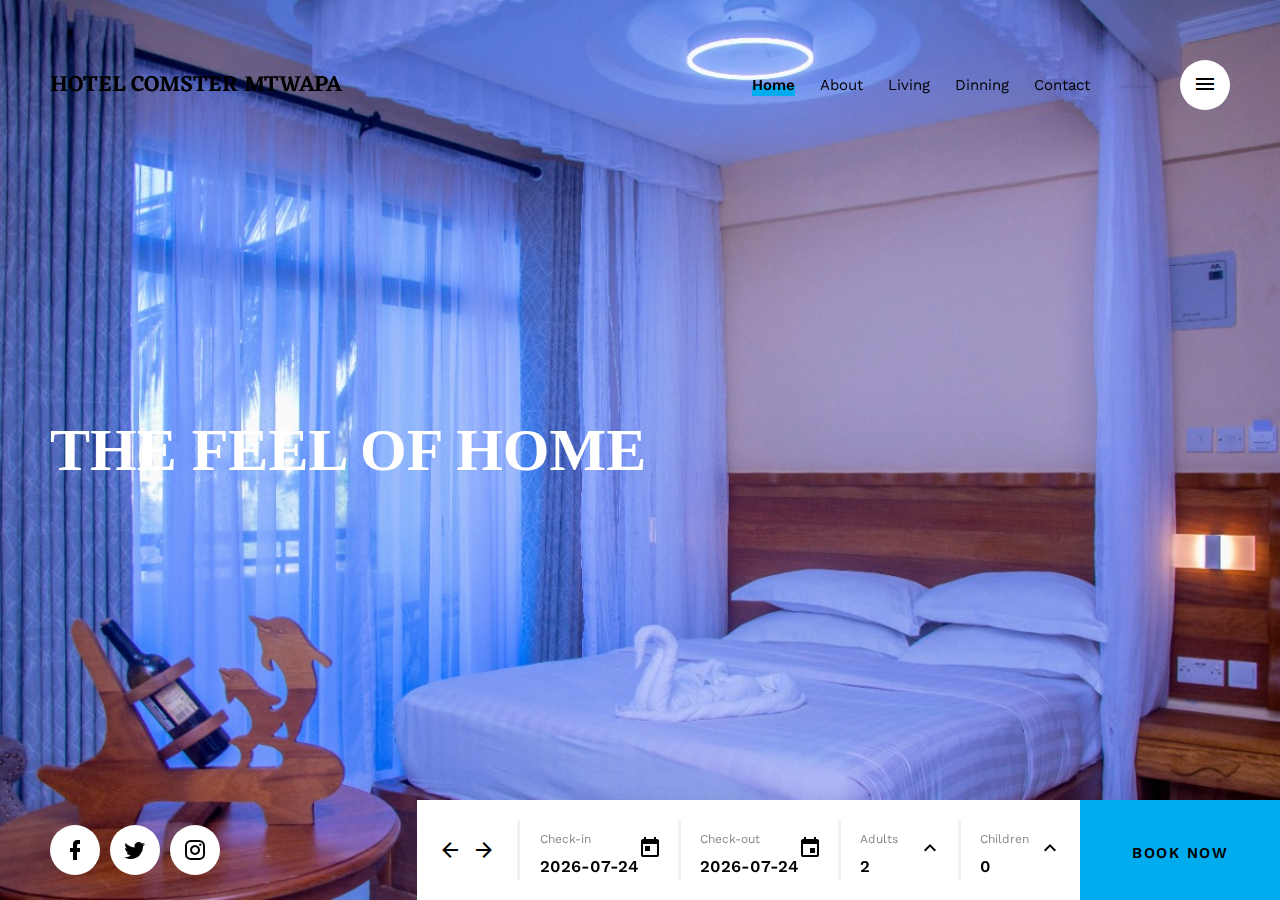
<file: index.html>
<!doctype html>
<html lang="en" class="no-js">
<head>
    <title>Hotel Comster Mtwapa</title>
    <meta charset="utf-8">
    <meta name="viewport" content="width=device-width, initial-scale=1, shrink-to-fit=no">

    <meta name="description"
          content="A service based hotel in Mtwapa More than a hotel. Extend your stay, not your budget🏖️ Book your stay with us! 🧖">
    <meta name="keywords" content="Hotel, Mtwapa, Mombasa, Comster, Apartments, Stays, Restaurants">

    <link href="https://fonts.googleapis.com/css?family=Work+Sans:400,600%7CEczar:600" rel="stylesheet">

    <link rel="shortcut icon" href="favicon.png">

    <link rel="stylesheet" href="assets/css/bootstrap-reboot.css">
    <link rel="stylesheet" href="assets/css/materialdesignicons.css">
    <link rel="stylesheet" href="assets/css/zebra-datepicker.css">

    <link rel="stylesheet" href="assets/css/style.css">
    <link rel="stylesheet" href="assets/css/style-animations.css">
    <style>
        .styledtext {
            font-family: "Brush Script MT";
			color: white;
        }
    </style>
</head>
<body class="home fullpage has-booking has-additional-menu-content">
<header id="identity">
    <div class="logo">
        <h1><a href="index.html" class="custom-logo-link" rel="home" style="font-size: 1.5rem;">Hotel Comster Mtwapa</a>
        </h1>
    </div>
    <!--<div class="languages">
        <ul>
            <li class="current-menu-item"><a href="#">En</a></li>
            <li><a href="#">Fr</a></li>
            <li><a href="#">De</a></li>
        </ul>
    </div>-->
</header>

<div id="site-menu">
    <nav class="nav-menu">
        <ul>
            <li class="menu-item current-menu-item"><a href="index.html">Home</a></li>
            <li class="menu-item"><a href="about.html">About</a></li>
            <li class="menu-item menu-item-has-children">
                <a href="accomodations.html">Living</a>
                <a href="#" class="menu-expand mdi"></a>
                <ul class="sub-menu">
                    <li class="menu-item"><a href="accomodations.html">Browse Accomodations</a></li>
                    <li class="menu-item"><a href="single-accomodation.html">Single Accomodation</a></li>
                </ul>
            </li>
            <li class="menu-item"><a href="dinning.html">Dinning</a></li>
            <!--<li class="menu-item menu-item-has-children"><a href="styleguide.html">Features</a>
                <a href="#" class="menu-expand mdi"></a>
                <ul class="sub-menu">
                    <li class="menu-item"><a href="styleguide.html">Styleguide</a></li>
                    <li class="menu-item"><a href="gallery.html">Media Gallery</a></li>
                    <li class="menu-item menu-item-has-children">
                        <a href="blog.html">Blog</a>
                        <a href="#" class="menu-expand mdi"></a>
                        <ul class="sub-menu">
                            <li class="menu-item"><a href="blog.html">Blog Entries</a></li>
                            <li class="menu-item"><a href="single-post.html">Single Blog Post</a></li>
                        </ul>
                    </li>
                    <li class="menu-item"><a href="404.html">404 - Page not found</a></li>
                </ul>
            </li>-->
            <li class="menu-item"><a href="contact.html">Contact</a></li>
        </ul>
    </nav>
</div>

<div class="menu-overlay"></div>
<div class="site-menu-toggle">
    <a href="#site-menu" class="mdi">
        <span class="screen-reader-text">Toggle navigation</span>
    </a>
</div>

<div id="social-profiles">
    <nav class="social-menu">
        <ul>
            <li class="menu-item"><a href="http://facebook.com/hotelcomstermtwapa" target="_blank"><span
                    class="mdi"></span><span class="screen-reader-text">Facebook Page</span></a></li>
            <li class="menu-item"><a href="http://twitter.com/HCMtwapa" target="_blank"><span class="mdi"></span><span
                    class="screen-reader-text">Twitter Profile</span></a></li>
            <li class="menu-item"><a href="http://instagram.com/hotelcomstermtwapa" target="_blank"><span
                    class="mdi"></span><span class="screen-reader-text">Instagram Profile</span></a></li>
        </ul>
    </nav>
</div>

<section class="hero-media">
    <div class="owl-carousel">
        <div class="item owl-lazy" data-src="assets/images/9ae23b55-d3af-4fd7-a225-5ef6cdae5440.JPG ">
            <div class="text">
                <h2 class="styledtext">THE FEEL OF HOME</h2>
            </div>
        </div>
        <div class="item owl-lazy" data-src="assets/images/c7489fd2-1246-43aa-b0e2-a14fb05c2143.JPG">
            <div class="text">
                <h2 class="styledtext">Retreat, Recharge, Refocus</h2>
            </div>
        </div>
        <div class="item owl-lazy" data-src="assets/images/356bc562-6fc9-4015-8841-e57f38fa99e4.JPG">
            <div class="text" style="color: white">
                <h2 class="styledtext">THE FEEL OF HOME</h2>
            </div>
        </div>
        <!--<div class="item item-video owl-lazy light-hero-colors" data-src="assets/images/c90ed2c3-2164-4281-ae71-ff0eeb32372c.JPG">
            <video loop muted preload="none">
                <source type="video/mp4" src="https://html.liviucerchez.com/leluxe/tmp/sample-video1.mp4" />
                <source type="video/webm" src="https://html.liviucerchez.com/leluxe/tmp/sample-video1.webm" />
            </video>
            <div class="text">
                <h2>Our motto: expect nothing but the best</h2>
            </div>
        </div>-->
    </div>
    <span class="mdi mdi-spin mdi-loading"></span>
</section>

<div class="additional-menu-content">
    <h5>More goodness:</h5>
    <ul>
        <!--<li>
            <a href="blog.html">Blog Entries</a>
            <p><img src="tmp/sample-sidebar.jpg" alt=""></p>
            <p><ins>*This panel is displayed only on large desktop screens.</ins></p>
        </li>-->
        <li>
            <a href="#">Visit the City</a>
            <p><img src="assets/images/mombasa-beach-betty2.jpg" alt=""></p>
            <p>
                <ins>* Take a tour with us to the older, historic parts of mombasa. Enjoy Local delicacies and
                    traditions.
                </ins>
            </p>
        </li>
        <li>
            <a href="#">Our Spa &amp; Pool</a>
            <p><img src="assets/images/1200px-Backyardpool.jpg" alt=""></p>
            <p>
                <ins>* Enjoy a day basking and swimming in our spacious pool built to fill your heart.</ins>
            </p>
        </li>
        <!--<li>
            <a href="#">Privacy Policy</a>
            <p><img src="tmp/sample-sidebar.jpg" alt=""></p>
            <p><ins>*This panel is displayed only on large desktop screens.</ins></p>
        </li>-->
    </ul>
    <!--<p><img src="tmp/sample-sidebar.jpg" alt=""></p>
    <p><ins>*This panel is displayed only on large desktop screens.</ins></p>-->
</div>

<div class="booking-form">
    <form action="booking.html">
        <div class="field field-date field-separator field-checkin">
            <label>Check-in</label>
            <input type="hidden" name="checkin" id="checkin" value="2018-11-13">
            <span class="field-value"><span id="checkindate" class="short">13 Nov 18</span><span id="checkindatelong"
                                                                                                 class="long">13 November 2018</span></span>
            <a href="#" class="mdi mdi-calendar-today"></a>
        </div>
        <div class="field field-date field-separator field-checkout">
            <label>Check-out</label>
            <input type="hidden" name="checkout" id="checkout" value="2018-11-21">
            <span class="field-value"><span class="short" id="checkoutdate">21 Nov 18</span><span id="checkoutdatelong"
                                                                                                  class="long">21 November 2018</span></span>
            <a href="#" class="mdi mdi-calendar"></a>
        </div>
        <div class="field field-number field-separator field-adults">
            <label>Adults</label>
            <input type="hidden" name="adults" id="adults" value="2">
            <span class="field-value">2</span>
            <a href="#" class="mdi"></a>
            <div class="dropdown">
                <ul class="values">
                    <li><a href="#" data-value="0">0</a></li>
                    <li><a href="#" data-value="1">1</a></li>
                    <li class="selected"><a href="#" data-value="2">2</a></li>
                    <li><a href="#" data-value="3">3</a></li>
                    <li><a href="#" data-value="4">4</a></li>
                    <li><a href="#" data-value="5">5</a></li>
                </ul>
            </div>
        </div>
        <div class="field field-number field-children">
            <label>Children</label>
            <input type="hidden" name="children" id="children" value="0">
            <span class="field-value">0</span>
            <a href="#" class="mdi"></a>
            <div class="dropdown">
                <ul class="values">
                    <li class="selected"><a href="#" data-value="0">0</a></li>
                    <li><a href="#" data-value="1">1</a></li>
                    <li><a href="#" data-value="2">2</a></li>
                    <li><a href="#" data-value="3">3</a></li>
                    <li><a href="#" data-value="4">4</a></li>
                    <li><a href="#" data-value="5">5</a></li>
                </ul>
            </div>
        </div>
        <div class="clear"></div>
        <button type="submit" class="button-color">Book Now</button>
    </form>
</div>

<script src="assets/js/jquery-3.3.1.min.js"></script>
<script src="assets/js/modernizr-custom.js"></script>
<script src="assets/js/owl-carousel.min.js"></script>
<script src="assets/js/zebra-datepicker.min.js"></script>
<script src="assets/js/functions.js"></script>
<script src="assets/js/app.js"></script>
</body>
</html>
</file>
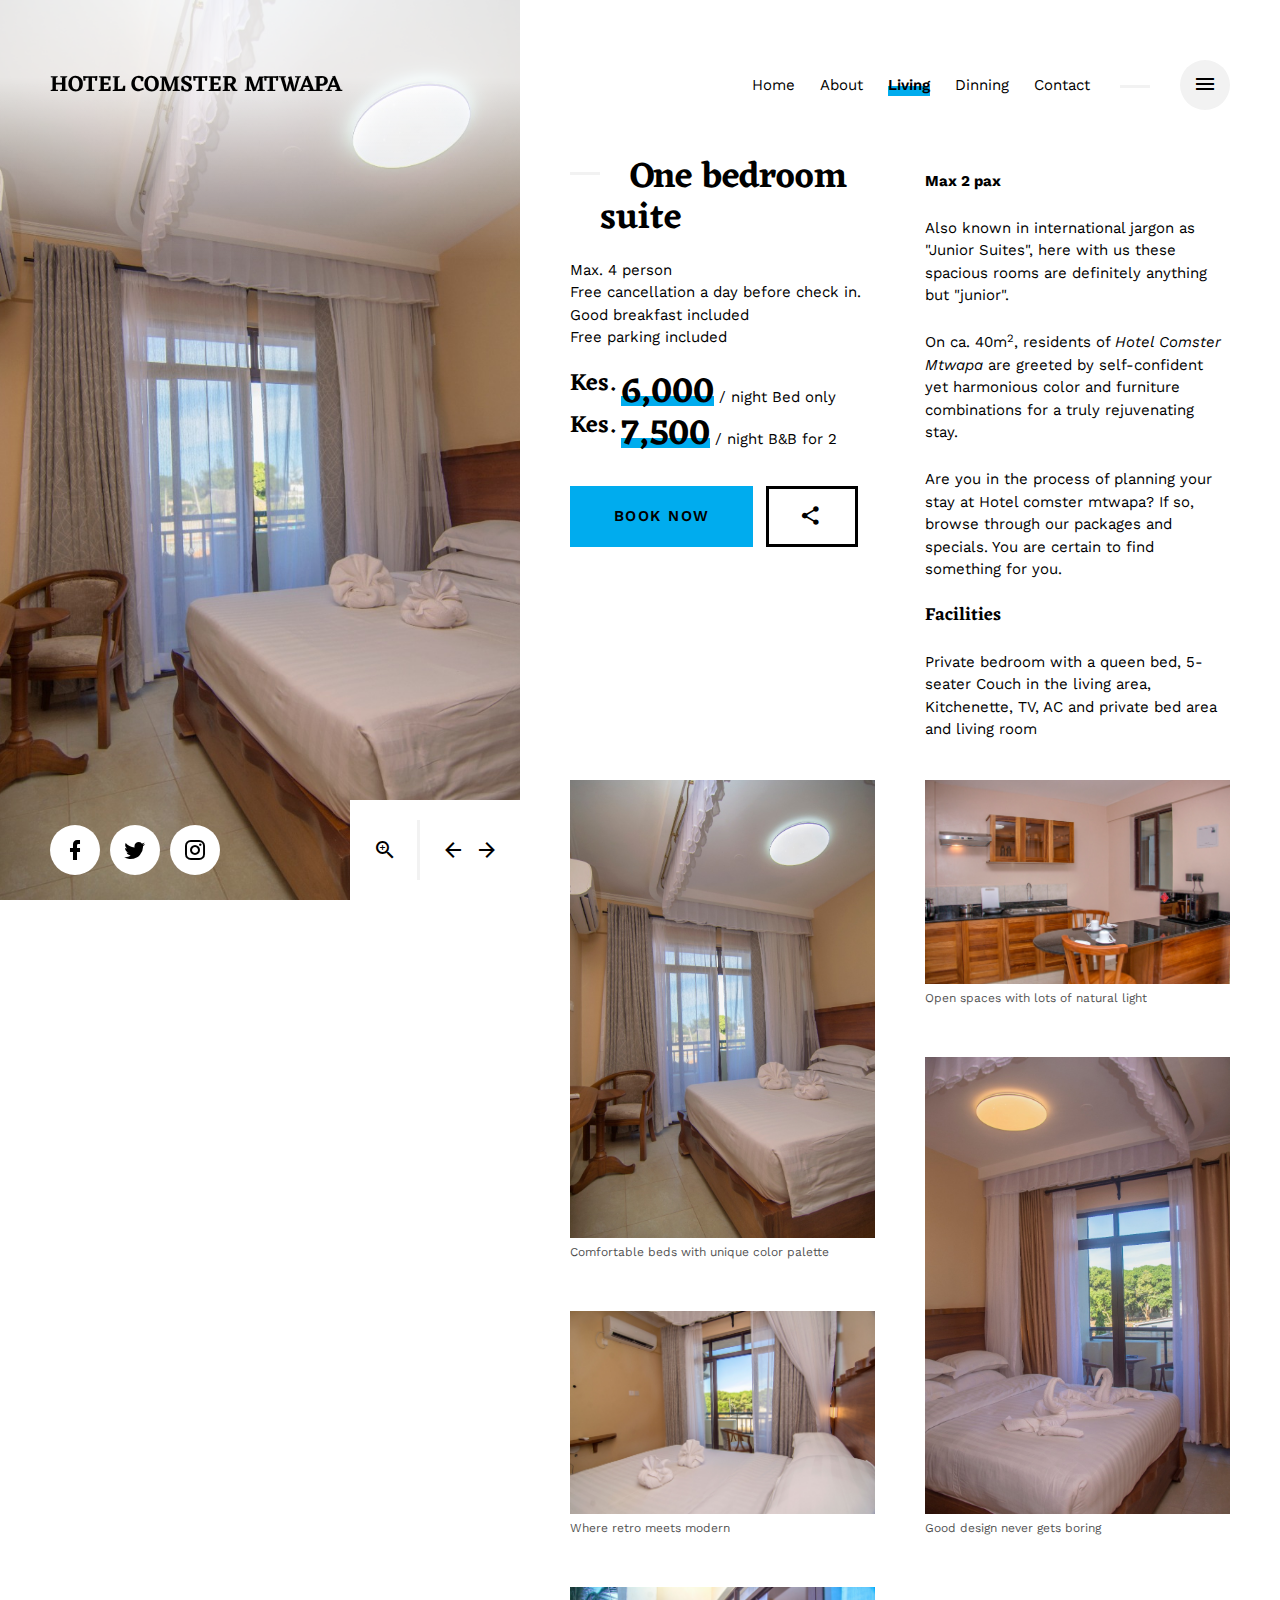
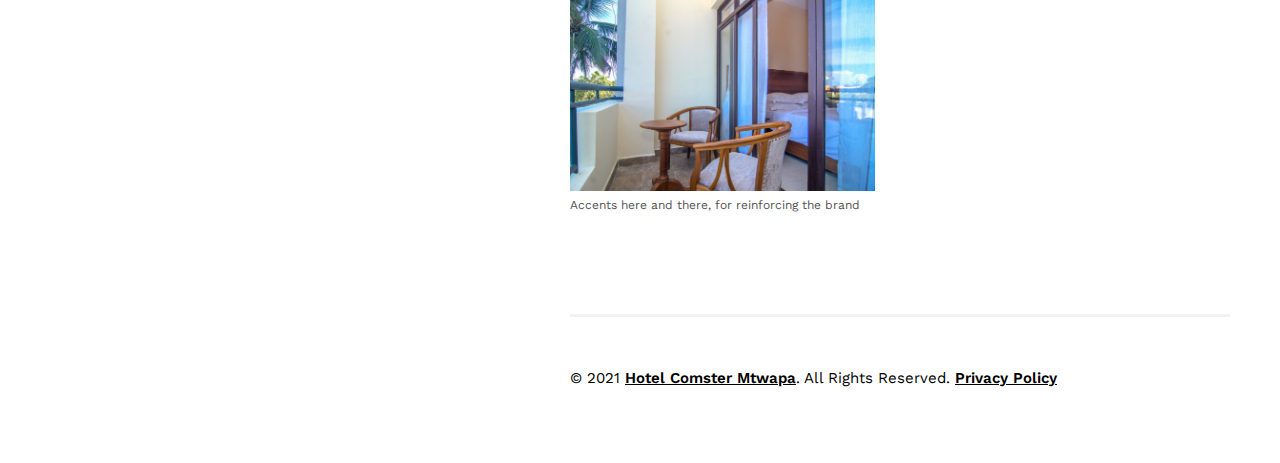
<file: 1br-accomodation.html>
<!doctype html>
<html lang="en" class="no-js">
<head>
    <title>Single Accomodation &mdash; Hotel Comster Mtwapa</title>
    <meta charset="utf-8">
    <meta name="viewport" content="width=device-width, initial-scale=1, shrink-to-fit=no">

    <meta name="description" content="A service based hotel in Mtwapa More than a hotel. Extend your stay, not your budget🏖️ Book your stay with us! 🧖">
    <meta name="keywords" content="Hotel, Mtwapa, Mombasa, Comster, Apartments, Stays, Restaurants">

    <link href="https://fonts.googleapis.com/css?family=Work+Sans:400,600%7CEczar:600" rel="stylesheet">

    <link rel="shortcut icon" href="favicon.png">

    <link rel="stylesheet" href="assets/css/bootstrap-reboot.css">
    <link rel="stylesheet" href="assets/css/materialdesignicons.css">

    <link rel="stylesheet" href="assets/css/style.css">
    <link rel="stylesheet" href="assets/css/style-animations.css">

    <link rel="stylesheet" href="assets/css/fancybox.css">
</head>
<body class="single single-accomodation has-additional-menu-content">
<header id="identity">
    <div class="logo">
        <h1><a href="index.html" class="custom-logo-link" rel="home" style="font-size: 1.5rem;">Hotel Comster Mtwapa</a></h1>
    </div>
    <!--<div class="languages">
        <ul>
            <li class="current-menu-item"><a href="#">En</a></li>
            <li><a href="#">Fr</a></li>
            <li><a href="#">De</a></li>
        </ul>
    </div>-->
</header>

<div id="site-menu">
    <nav class="nav-menu">
        <ul>
            <li class="menu-item"><a href="index.html">Home</a></li>
            <li class="menu-item"><a href="about.html">About</a></li>
            <li class="menu-item menu-item-has-children current-menu-item current-menu-parent">
                <a href="accomodations.html">Living</a>
                <a href="#" class="menu-expand mdi"></a>
                <ul class="sub-menu">
                    <li class="menu-item"><a href="accomodations.html">Browse Accomodations</a></li>
                    <li class="menu-item current-menu-item"><a href="single-accomodation.html">Single Accomodation</a></li>
                </ul>
            </li>
            <li class="menu-item"><a href="dinning.html">Dinning</a></li>
            <!--<li class="menu-item menu-item-has-children"><a href="styleguide.html">Features</a>
                <a href="#" class="menu-expand mdi"></a>
                <ul class="sub-menu">
                    <li class="menu-item"><a href="styleguide.html">Styleguide</a></li>
                    <li class="menu-item"><a href="gallery.html">Media Gallery</a></li>
                    <li class="menu-item menu-item-has-children">
                        <a href="blog.html">Blog</a>
                        <a href="#" class="menu-expand mdi"></a>
                        <ul class="sub-menu">
                            <li class="menu-item"><a href="blog.html">Blog Entries</a></li>
                            <li class="menu-item"><a href="single-post.html">Single Blog Post</a></li>
                        </ul>
                    </li>
                    &lt;!&ndash;<li class="menu-item"><a href="404.html">404 - Page not found</a></li>&ndash;&gt;
                </ul>
            </li>-->
            <li class="menu-item"><a href="contact.html">Contact</a></li>
        </ul>
    </nav>
</div>

<div class="menu-overlay"></div>
<div class="site-menu-toggle">
    <a href="#site-menu" class="mdi">
        <span class="screen-reader-text">Toggle navigation</span>
    </a>
</div>

<div id="social-profiles">
    <nav class="social-menu">
        <ul>
            <li class="menu-item"><a href="http://facebook.com/hotelcomstermtwapa" target="_blank"><span class="mdi"></span><span class="screen-reader-text">Facebook Page</span></a></li>
            <li class="menu-item"><a href="http://twitter.com/HCMtwapa" target="_blank"><span class="mdi"></span><span class="screen-reader-text">Twitter Profile</span></a></li>
            <li class="menu-item"><a href="http://instagram.com/hotelcomstermtwapa" target="_blank"><span class="mdi"></span><span class="screen-reader-text">Instagram Profile</span></a></li>
        </ul>
    </nav>
</div>

<section class="hero-media">
    <div class="owl-carousel" data-expand-duration="800">
        <div class="item owl-lazy" data-src="assets/images/double/c26b9407-b2f9-42cc-8145-9137fb2aa11a.JPG"></div>
        <div class="item owl-lazy" data-src="assets/images/double/c26b9407-b2f9-42cc-8145-9137fb2aa11a.JPG"></div>
    </div>
    <span class="overlay"></span>
    <span class="mdi mdi-spin mdi-loading"></span>
</section>

<div class="content-wrap clearfix">
    <div class="entry entry-page">
        <div class="entry-content">
            <div class="grid-container">
                <div class="grid-column no-animation">
                    <article class="entry-accomodation">
                        <header class="entry-header">
                            <h2 class="entry-title"><a>One bedroom suite</a></h2>
                            <ul>
                                <li>Max. 4 person</li>
                                <li>Free cancellation a day before check in.</li>
                                <li>Good breakfast included</li>
                                <li>Free parking included</li>
                            </ul>
                            <a class="accomodation-price"><span class="currency">Kes. </span><span class="price">6,000</span><span class="price-per"> / night Bed only</span></a>
                            <a class="accomodation-price"><span class="currency">Kes. </span><span class="price">7,500</span><span class="price-per"> / night B&B for 2</span></a>
                            <form class="form-booking-button" action="booking.html">
                                <button type="submit" class="button-color">Book Now</button>
                                <div class="share-widget-container">
                                    <a href="#share-widget" class="button"><span class="mdi mdi-share-variant"></span></a>
                                    <div id="share-widget">
                                        <a href="https://www.facebook.com/sharer/sharer.php?u=http://facebook.com/hotelcomstermtwapa" target="_blank" title="Share via Facebook"><span class="mdi mdi-facebook"></span> <span class="screen-reader-text">Facebook</span></a>
                                        <a href="https://twitter.com/intent/tweet?text=HCM&amp;url=http://twitter.com/HCMtwapa" target="_blank" title="Share via Twitter"><span class="mdi mdi-twitter"></span> <span class="screen-reader-text">Twitter</span></a>
                                        <a href="http://instagram.com/hotelcomstermtwapa" target="_blank" title="Share via Instagram"><span class="mdi mdi-instagram"></span> <span class="screen-reader-text">Instagram</span></a>
                                    </div>
                                </div>
                            </form>
                        </header>
                    </article>
                </div>
                <div class="grid-column">
                    <p style="font-weight: bold;">Max 2 pax</p>
                    <p>Also known in international jargon as "Junior Suites", here with us these spacious rooms are definitely anything but "junior".</p>
                    <p>On ca. 40m<sup>2</sup>, residents of <em> Hotel Comster Mtwapa</em> are greeted by self-confident yet harmonious color and furniture combinations for a truly rejuvenating stay.</p>
                    <p>Are you in the process of planning your stay at Hotel comster mtwapa? If so, browse through our packages and specials. You are certain to find something for you.</p>
                    <h6>Facilities</h6>
                    <p>Private bedroom with a queen bed, 5-seater Couch in the living area, Kitchenette, TV, AC and private bed area and living room</p>
                </div>
            </div>
            <div class="gallery-masonry">
                <figure>
                    <a href="assets/images/double/c26b9407-b2f9-42cc-8145-9137fb2aa11a.JPG" data-fancybox="gallery"><img src="assets/images/double/c26b9407-b2f9-42cc-8145-9137fb2aa11a.JPG" width="310" height="465" alt=""></a>
                    <figcaption>Comfortable beds with unique color palette</figcaption>
                </figure>
                <figure>
                    <a href="assets/images/double/c90ed2c3-2164-4281-ae71-ff0eeb32372c.JPG" data-fancybox="gallery"><img src="assets/images/double/c7489fd2-1246-43aa-b0e2-a14fb05c2143.JPG" width="310" height="207" alt=""></a>
                    <figcaption>Where retro meets modern</figcaption>
                </figure>
                <figure>
                    <a href="assets/images/double/e9da6cb7-e65b-4223-b94f-1fc0df982a7e.JPG" data-fancybox="gallery"><img src="assets/images/double/e9da6cb7-e65b-4223-b94f-1fc0df982a7e.JPG" width="380" height="580" alt=""></a>
                    <figcaption>Accents here and there, for reinforcing the brand</figcaption>
                </figure>
                <figure>
                    <a href="assets/images/double/f909b2d3-b917-4d0b-85f0-43da87a3614b.JPG" data-fancybox="gallery"><img src="assets/images/double/f909b2d3-b917-4d0b-85f0-43da87a3614b.JPG" width="460" height="460" alt=""></a>
                    <figcaption>Open spaces with lots of natural light</figcaption>
                </figure>
                <figure>
                    <a href="assets/images/double/fa048c8f-f30d-435a-86b1-3d191b2f2d59.JPG" data-fancybox="gallery"><img src="assets/images/double/fa048c8f-f30d-435a-86b1-3d191b2f2d59.JPG" width="310" height="465" alt=""></a>
                    <figcaption>Good design never gets boring</figcaption>
                </figure>
                <!--<figure>
                    <a href="assets/images/356bc562-6fc9-4015-8841-e57f38fa99e4.JPG" data-fancybox="gallery"><img src="assets/images/356bc562-6fc9-4015-8841-e57f38fa99e4.JPG" width="310" height="207" alt=""></a>
                    <figcaption>Minimal style with great usability</figcaption>
                </figure>-->
            </div>
        </div>
    </div>
    <div class="entry-copyright">
        <p>&copy; 2021 <a href="index.html">Hotel Comster Mtwapa</a>. All Rights Reserved. <a href="#">Privacy Policy</a></p>
        <span id="siteseal"><script async type="text/javascript" src="https://seal.godaddy.com/getSeal?sealID=CIt4SL30Zd6QaZgTVonIAH9rqJZh6y4BT1mmQoLPZDkaLAy8hh5fhn92xGr0"></script></span>
    </div>
</div>

<div class="additional-menu-content">
    <h5>More goodness:</h5>
    <ul>
        <!--<li>
            <a href="blog.html">Blog Entries</a>
            <p><img src="tmp/sample-sidebar.jpg" alt=""></p>
            <p><ins>*This panel is displayed only on large desktop screens.</ins></p>
        </li>-->
        <li>
            <a href="#">Visit the City</a>
            <p><img src="assets/images/mombasa-beach-betty2.jpg" alt=""></p>
            <p><ins>* Take a tour with us to the older, historic parts of mombasa. Enjoy Local delicacies and traditions.</ins></p>
        </li>
        <li>
            <a href="#">Our Spa &amp; Pool</a>
            <p><img src="assets/images/1200px-Backyardpool.jpg" alt=""></p>
            <p><ins>* Enjoy a day basking and swimming in our spacious pool built to fill your heart.</ins></p>
        </li>
        <!--<li>
            <a href="#">Privacy Policy</a>
            <p><img src="tmp/sample-sidebar.jpg" alt=""></p>
            <p><ins>*This panel is displayed only on large desktop screens.</ins></p>
        </li>-->
    </ul>
    <!--<p><img src="tmp/sample-sidebar.jpg" alt=""></p>
    <p><ins>*This panel is displayed only on large desktop screens.</ins></p>-->
</div>

<script src="assets/js/jquery-3.3.1.min.js"></script>
<script src="assets/js/modernizr-custom.js"></script>
<script src="assets/js/owl-carousel.min.js"></script>
<script src="assets/js/fancybox.min.js"></script>
<script src="assets/js/functions.js"></script>
</body>
</html>
</file>
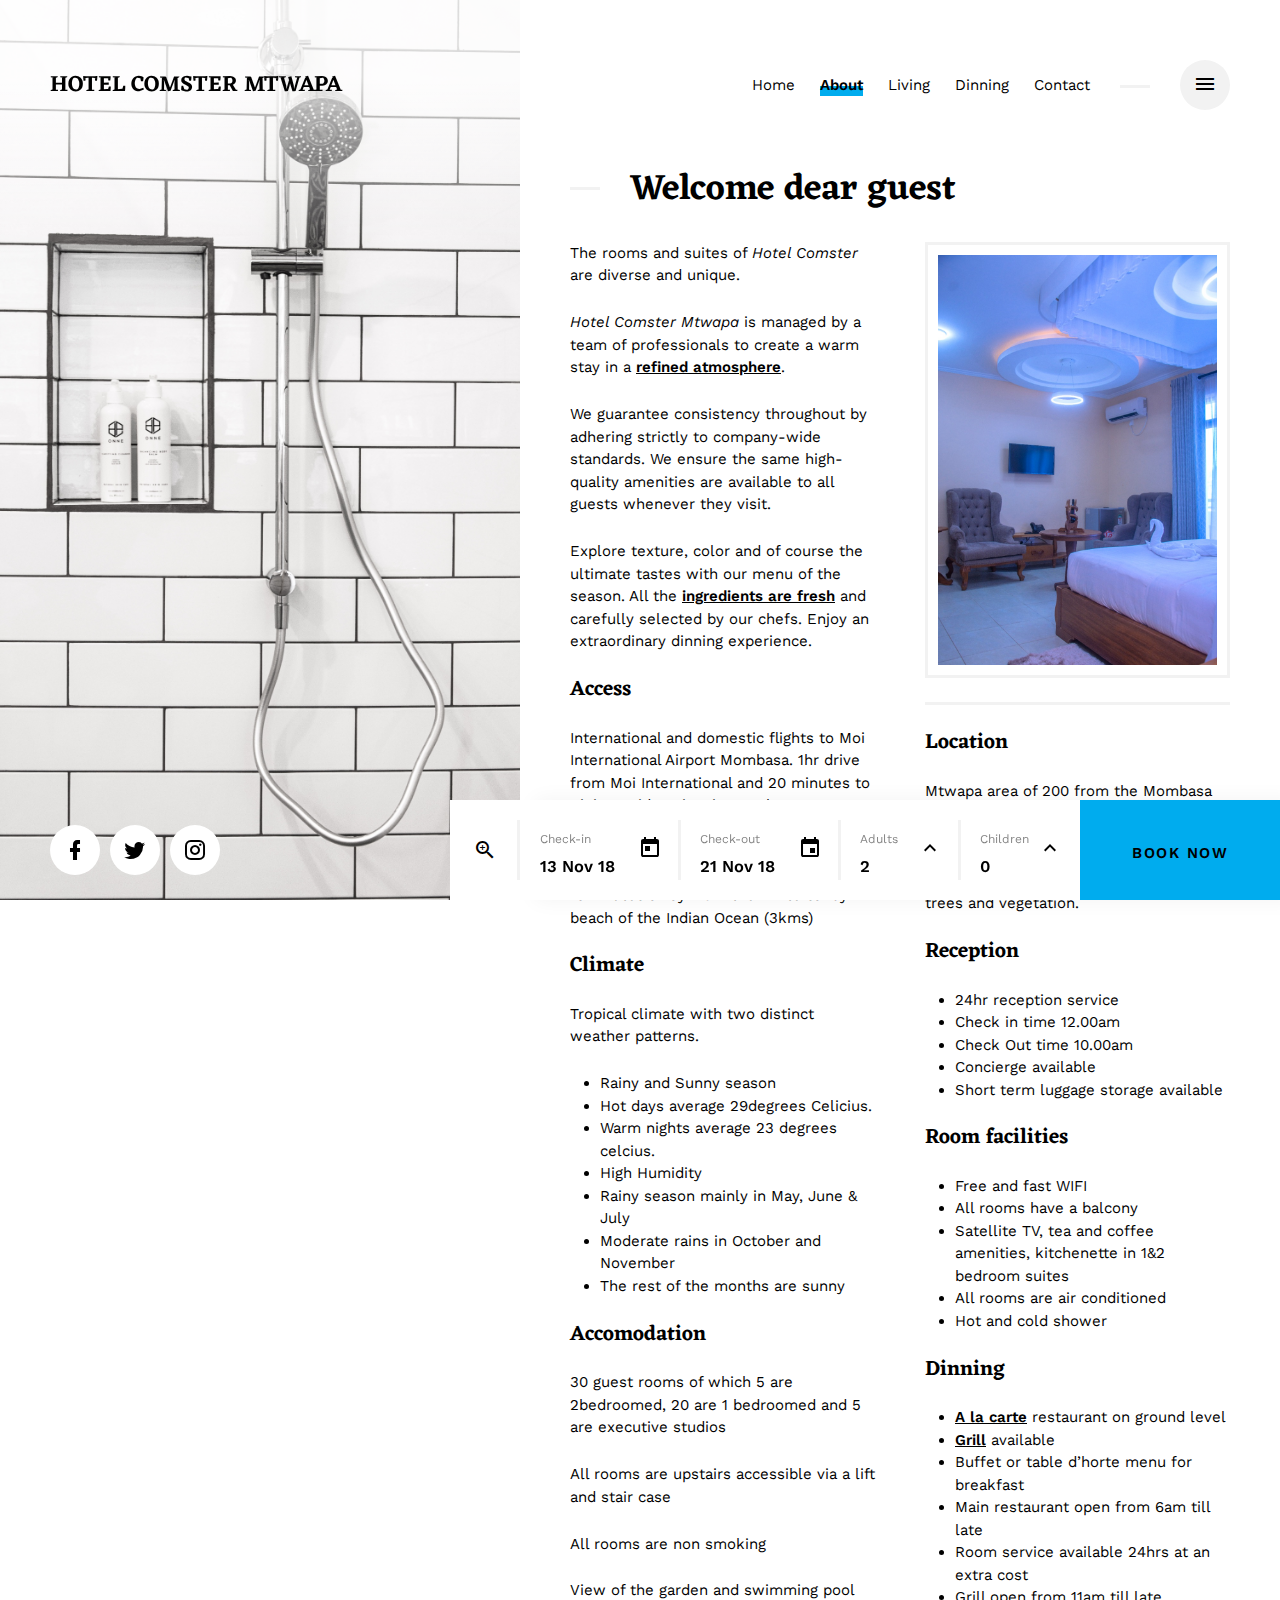
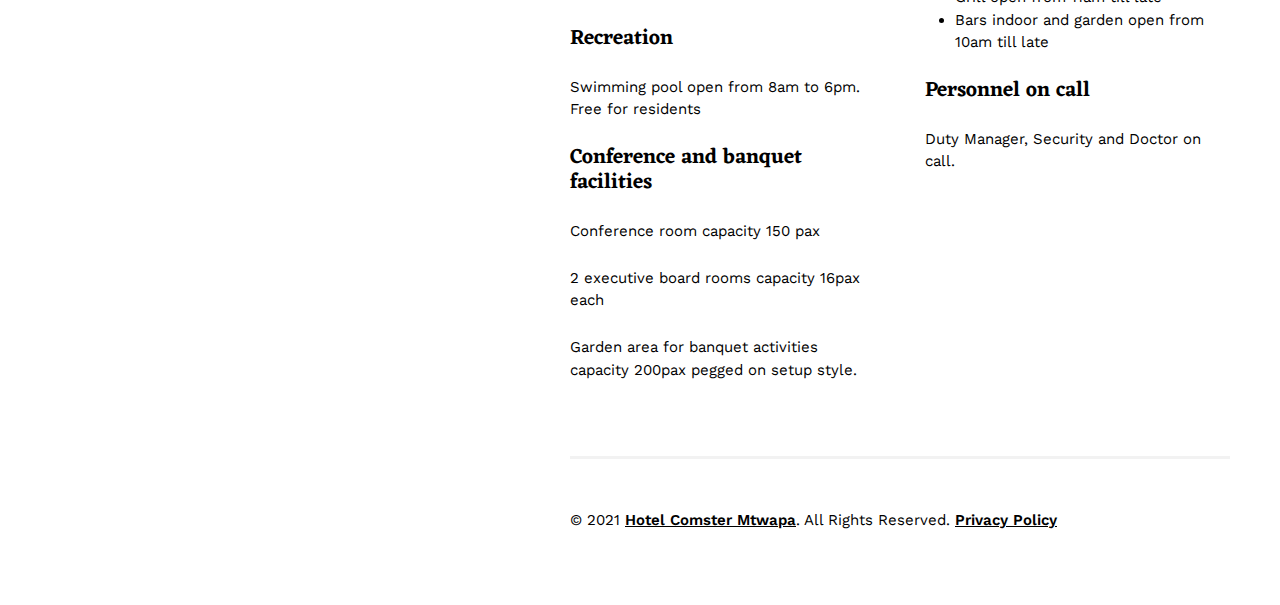
<file: about.html>
<!doctype html>
<html lang="en" class="no-js">
<head>
    <title>About &mdash; Hotel Comster Mtwapa</title>
    <meta charset="utf-8">
    <meta name="viewport" content="width=device-width, initial-scale=1, shrink-to-fit=no">

    <meta name="description"
          content="A service based hotel in Mtwapa More than a hotel. Extend your stay, not your budget🏖️ Book your stay with us! 🧖">
    <meta name="keywords" content="Hotel, Mtwapa, Mombasa, Comster, Apartments, Stays, Restaurants">

    <link href="https://fonts.googleapis.com/css?family=Work+Sans:400,600%7CEczar:600" rel="stylesheet">

    <link rel="shortcut icon" href="favicon.png">

    <link rel="stylesheet" href="assets/css/bootstrap-reboot.css">
    <link rel="stylesheet" href="assets/css/materialdesignicons.css">
    <link rel="stylesheet" href="assets/css/zebra-datepicker.css">

    <link rel="stylesheet" href="assets/css/style.css">
    <link rel="stylesheet" href="assets/css/style-animations.css">

    <link rel="stylesheet" href="assets/css/fancybox.css">
</head>
<body class="has-booking has-additional-menu-content">
<header id="identity">
    <div class="logo">
        <h1><a href="index.html" class="custom-logo-link" rel="home" style="font-size: 1.5rem;">Hotel Comster Mtwapa</a>
        </h1>
    </div>
    <!--<div class="languages">
        <ul>
            <li class="current-menu-item"><a href="#">En</a></li>
            <li><a href="#">Fr</a></li>
            <li><a href="#">De</a></li>
        </ul>
    </div>-->
</header>

<div id="site-menu">
    <nav class="nav-menu">
        <ul>
            <li class="menu-item"><a href="index.html">Home</a></li>
            <li class="menu-item current-menu-item"><a href="about.html">About</a></li>
            <li class="menu-item menu-item-has-children">
                <a href="accomodations.html">Living</a>
                <a href="#" class="menu-expand mdi"></a>
                <ul class="sub-menu">
                    <li class="menu-item"><a href="accomodations.html">Browse Accomodations</a></li>
                    <li class="menu-item"><a href="single-accomodation.html">Single Accomodation</a></li>
                </ul>
            </li>
            <li class="menu-item"><a href="dinning.html">Dinning</a></li>
            <!--<li class="menu-item menu-item-has-children"><a href="styleguide.html">Features</a>
                <a href="#" class="menu-expand mdi"></a>
                <ul class="sub-menu">
                    <li class="menu-item"><a href="styleguide.html">Styleguide</a></li>
                    <li class="menu-item"><a href="gallery.html">Media Gallery</a></li>
                    <li class="menu-item menu-item-has-children">
                        <a href="blog.html">Blog</a>
                        <a href="#" class="menu-expand mdi"></a>
                        <ul class="sub-menu">
                            <li class="menu-item"><a href="blog.html">Blog Entries</a></li>
                            <li class="menu-item"><a href="single-post.html">Single Blog Post</a></li>
                        </ul>
                    </li>
                    <li class="menu-item"><a href="404.html">404 - Page not found</a></li>
                </ul>
            </li>-->
            <li class="menu-item"><a href="contact.html">Contact</a></li>
        </ul>
    </nav>
</div>

<div class="menu-overlay"></div>
<div class="site-menu-toggle">
    <a href="#site-menu" class="mdi">
        <span class="screen-reader-text">Toggle navigation</span>
    </a>
</div>

<div id="social-profiles">
    <nav class="social-menu">
        <ul>
            <li class="menu-item"><a href="http://facebook.com/hotelcomstermtwapa" target="_blank"><span
                    class="mdi"></span><span class="screen-reader-text">Facebook Page</span></a></li>
            <li class="menu-item"><a href="http://twitter.com/HCMtwapa" target="_blank"><span class="mdi"></span><span
                    class="screen-reader-text">Twitter Profile</span></a></li>
            <li class="menu-item"><a href="http://instagram.com/hotelcomstermtwapa" target="_blank"><span
                    class="mdi"></span><span class="screen-reader-text">Instagram Profile</span></a></li>
        </ul>
    </nav>
</div>

<section class="hero-media">
    <div class="owl-carousel" data-expand-duration="800">
        <div class="item owl-lazy" data-src="assets/images/onne-beauty-bXfGnlaNuM0-unsplash.jpg"></div>
    </div>
    <span class="overlay"></span>
    <span class="mdi mdi-spin mdi-loading"></span>
</section>

<div class="content-wrap clearfix">
    <div class="entry entry-page">
        <h2 class="entry-title">Welcome dear guest</h2>
        <div class="entry-content">
            <div class="grid-container">
                <div class="entry-media grid-column">
                    <a href="#about-video" data-fancybox data-options='{ "smallBtn" : false }'><img
                            src="assets/images/single/3ce1f725-9808-4c1d-be6d-fc34306a4c29.JPG" width="380" height="580"
                            alt=""><!--<span class="mdi mdi-play"></span>--></a>
                    <!--<video id="about-video" controls loop muted preload="none" class="d-none">
                        <source type="video/mp4" src="https://html.liviucerchez.com/leluxe/tmp/sample-video1.mp4" />
                        <source type="video/webm" src="https://html.liviucerchez.com/leluxe/tmp/sample-video1.webm" />
                    </video>-->
                    <hr>
                    <h5>Location</h5>
                    <p>Mtwapa area of 200 from the Mombasa Malindi highway and only 45minutes drive from Mombasa town.
                        The hotel is set on XXXXXacres with well-manicured gardens and a variety of exotic palm trees
                        and vegetation.</p>
                    <h5>Reception</h5>
                    <ul>
                        <li>24hr reception service</li>
                        <li>Check in time 12.00am</li>
                        <li>Check Out time 10.00am</li>
                        <li>Concierge available</li>
                        <li>Short term luggage storage available</li>
                    </ul>
                    <h5>Room facilities</h5>
                    <ul>
                        <li>Free and fast WIFI</li>
                        <li>All rooms have a balcony</li>
                        <li>Satellite TV, tea and coffee amenities, kitchenette in 1&2 bedroom suites</li>
                        <li>All rooms are air conditioned</li>
                        <li>Hot and cold shower</li>
                    </ul>
                    <h5>Dinning</h5>
                    <ul>
                        <li><a href="dinning.html">A la carte</a> restaurant on ground level</li>
                        <li><a href="dinning.html#tab-grilled">Grill</a> available</li>
                        <li>Buffet or table d’horte menu for breakfast</li>
                        <li>Main restaurant open from 6am till late</li>
                        <li>Room service available 24hrs at an extra cost</li>
                        <li>Grill open from 11am till late</li>
                        <li>Bars indoor and garden open from 10am till late</li>
                    </ul>
                    <h5>Personnel on call</h5>
                    <p>Duty Manager, Security and Doctor on call.</p>
                </div>
                <div class="grid-column order-first">
                    <p>The rooms and suites of <em>Hotel Comster</em> are diverse and unique.</p>
                    <p><em>Hotel Comster Mtwapa</em> is managed by a team of professionals to create a warm stay in a <a
                            href="gallery.html">refined atmosphere</a>.</p>
                    <p>We guarantee consistency throughout by adhering strictly to company-wide standards. We ensure the
                        same high-quality amenities are available to all guests whenever they visit.
                    <p>Explore texture, color and of course the ultimate tastes with our menu of the season. All the <a
                            href="#">ingredients are fresh</a> and carefully selected by our chefs. Enjoy an
                        extraordinary dinning experience.</p>
                    <h5>Access</h5>
                    <p>International and domestic flights to Moi International Airport Mombasa. 1hr drive from Moi
                        International and 20 minutes to Vipingo Ridge Airstrip
                        Mombasa SGR Terminus is 32kms i.e. approximately 1hr drive Via Mombasa Town
                        495km from Nairobi, approximately 8hrs driving.
                        15minutes away from the white sandy beach of the Indian Ocean (3kms)</p>
                    <h5>Climate</h5>
                    <p>Tropical climate with two distinct weather patterns.</p>
                    <ul>
                        <li>Rainy and Sunny season</li>
                        <li>Hot days average 29degrees Celicius.
                        <li>Warm nights average 23 degrees celcius.</li>
                        <li>High Humidity</li>
                        <li>Rainy season mainly in May, June & July</li>
                        <li>Moderate rains in October and November</li>
                        <li>The rest of the months are sunny</li>
                    </ul>
                    <h5>Accomodation</h5>
                    <p>30 guest rooms of which 5 are 2bedroomed, 20 are 1 bedroomed and 5 are executive studios</p>
                    <p>All rooms are upstairs accessible via a lift and stair case</p>
                    <p>All rooms are non smoking</p>
                    <p>View of the garden and swimming pool</p>
                    <h5>Recreation</h5>
                    <p>Swimming pool open from 8am to 6pm. Free for residents</p>
                    <h5>Conference and banquet facilities</h5>
                    <p>Conference room capacity 150 pax</p>
                    <p>2 executive board rooms capacity 16pax each</p>
                    <p>Garden area for banquet activities capacity 200pax pegged on setup style.</p>
                </div>
            </div>
        </div>
    </div>
    <div class="entry-copyright">
        <p>&copy; 2021 <a href="index.html">Hotel Comster Mtwapa</a>. All Rights Reserved. <a href="#">Privacy
            Policy</a></p>
        <span id="siteseal"><script async type="text/javascript"
                                    src="https://seal.godaddy.com/getSeal?sealID=CIt4SL30Zd6QaZgTVonIAH9rqJZh6y4BT1mmQoLPZDkaLAy8hh5fhn92xGr0"></script></span>
    </div>
</div>

<div class="additional-menu-content">
    <h5>More goodness:</h5>
    <ul>
        <!--<li>
            <a href="blog.html">Blog Entries</a>
            <p><img src="tmp/sample-sidebar.jpg" alt=""></p>
            <p><ins>*This panel is displayed only on large desktop screens.</ins></p>
        </li>-->
        <li>
            <a href="#">Visit the City</a>
            <p><img src="assets/images/mombasa-beach-betty2.jpg" alt=""></p>
            <p>
                <ins>* Take a tour with us to the older, historic parts of mombasa. Enjoy Local delicacies and
                    traditions.
                </ins>
            </p>
        </li>
        <li>
            <a href="#">Our Spa &amp; Pool</a>
            <p><img src="assets/images/1200px-Backyardpool.jpg" alt=""></p>
            <p>
                <ins>* Enjoy a day basking and swimming in our spacious pool built to fill your heart.</ins>
            </p>
        </li>
        <!--<li>
            <a href="#">Privacy Policy</a>
            <p><img src="tmp/sample-sidebar.jpg" alt=""></p>
            <p><ins>*This panel is displayed only on large desktop screens.</ins></p>
        </li>-->
    </ul>
    <!--<p><img src="tmp/sample-sidebar.jpg" alt=""></p>
    <p><ins>*This panel is displayed only on large desktop screens.</ins></p>-->
</div>

<div class="booking-form">
    <form action="booking.html">
        <div class="field field-date field-separator field-checkin">
            <label>Check-in</label>
            <input type="hidden" name="checkin" id="checkin" value="2018-11-13">
            <span class="field-value"><span class="short">13 Nov 18</span><span
                    class="long">13 November 2018</span></span>
            <a href="#" class="mdi mdi-calendar-today"></a>
        </div>
        <div class="field field-date field-separator field-checkout">
            <label>Check-out</label>
            <input type="hidden" name="checkout" id="checkout" value="2018-11-21">
            <span class="field-value"><span class="short">21 Nov 18</span><span
                    class="long">21 November 2018</span></span>
            <a href="#" class="mdi mdi-calendar"></a>
        </div>
        <div class="field field-number field-separator field-adults">
            <label>Adults</label>
            <input type="hidden" name="adults" id="adults" value="2">
            <span class="field-value">2</span>
            <a href="#" class="mdi"></a>
            <div class="dropdown">
                <ul class="values">
                    <li><a href="#" data-value="0">0</a></li>
                    <li><a href="#" data-value="1">1</a></li>
                    <li class="selected"><a href="#" data-value="2">2</a></li>
                    <li><a href="#" data-value="3">3</a></li>
                    <li><a href="#" data-value="4">4</a></li>
                    <li><a href="#" data-value="5">5</a></li>
                </ul>
            </div>
        </div>
        <div class="field field-number field-children">
            <label>Children</label>
            <input type="hidden" name="children" id="children" value="0">
            <span class="field-value">0</span>
            <a href="#" class="mdi"></a>
            <div class="dropdown">
                <ul class="values">
                    <li class="selected"><a href="#" data-value="0">0</a></li>
                    <li><a href="#" data-value="1">1</a></li>
                    <li><a href="#" data-value="2">2</a></li>
                    <li><a href="#" data-value="3">3</a></li>
                    <li><a href="#" data-value="4">4</a></li>
                    <li><a href="#" data-value="5">5</a></li>
                </ul>
            </div>
        </div>
        <div class="clear"></div>
        <button type="submit" class="button-color">Book Now</button>
    </form>
</div>

<script src="assets/js/jquery-3.3.1.min.js"></script>
<script src="assets/js/modernizr-custom.js"></script>
<script src="assets/js/owl-carousel.min.js"></script>
<script src="assets/js/fancybox.min.js"></script>
<script src="assets/js/zebra-datepicker.min.js"></script>
<script src="assets/js/functions.js"></script>
</body>
</html>
</file>
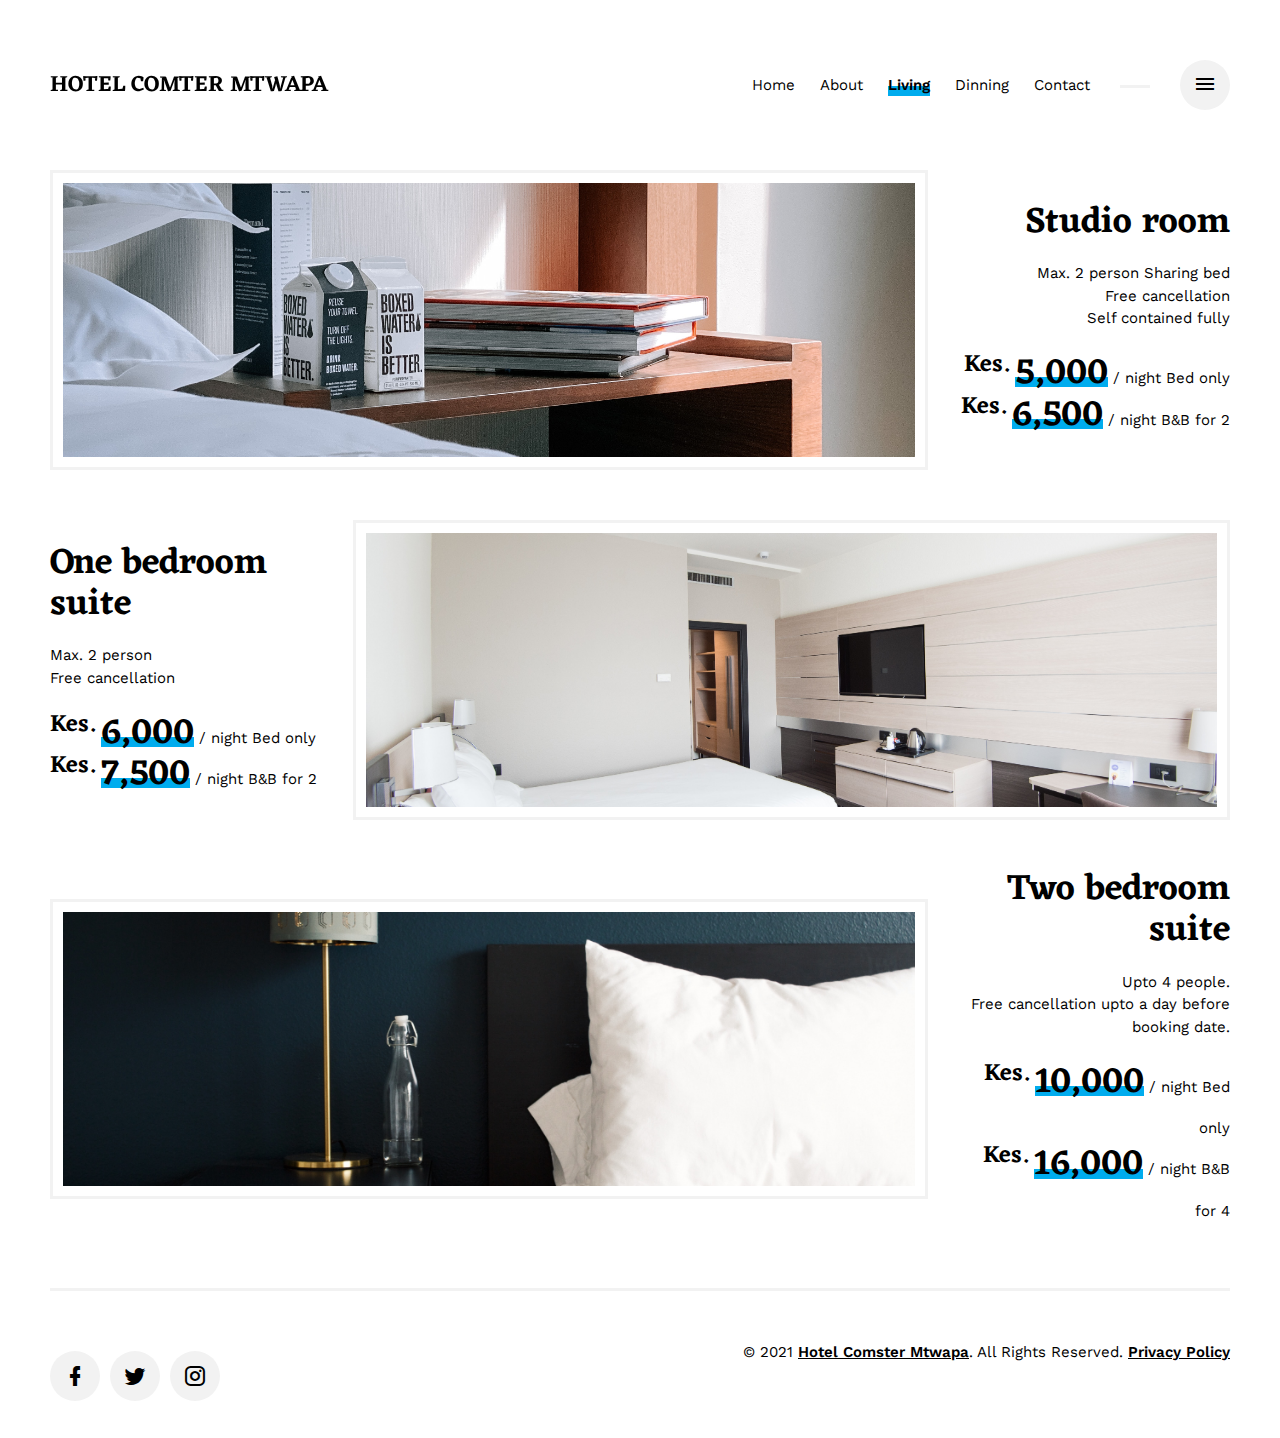
<file: accomodations.html>
<!doctype html>
<html lang="en" class="no-js">
<head>
	<title>Accomodations &mdash; Hotel Comster Mtwapa</title>
	<meta charset="utf-8">
	<meta name="viewport" content="width=device-width, initial-scale=1, shrink-to-fit=no">

	<meta name="description" content="A service based hotel in Mtwapa More than a hotel. Extend your stay, not your budget🏖️ Book your stay with us! 🧖">
	<meta name="keywords" content="Hotel, Mtwapa, Mombasa, Comster, Apartments, Stays, Restaurants">

	<link href="https://fonts.googleapis.com/css?family=Work+Sans:400,600%7CEczar:600" rel="stylesheet">

	<link rel="shortcut icon" href="favicon.png">

	<link rel="stylesheet" href="assets/css/bootstrap-reboot.css">
	<link rel="stylesheet" href="assets/css/materialdesignicons.css">

	<link rel="stylesheet" href="assets/css/style.css">
	<link rel="stylesheet" href="assets/css/style-animations.css">
</head>
<body class="has-additional-menu-content full-content">
	<header id="identity">
		<div class="logo">
			<h1><a href="index.html" class="custom-logo-link" rel="home" style="font-size: 1.5rem;">Hotel Comter Mtwapa</a></h1>
		</div>
		<!--<div class="languages">
			<ul>
				<li class="current-menu-item"><a href="#">En</a></li>
				<li><a href="#">Fr</a></li>
				<li><a href="#">De</a></li>
			</ul>
		</div>-->
	</header>

	<div id="site-menu">
		<nav class="nav-menu">
			<ul>
				<li class="menu-item"><a href="index.html">Home</a></li>
				<li class="menu-item"><a href="about.html">About</a></li>
				<li class="menu-item menu-item-has-children current-menu-item current-menu-parent">
					<a href="accomodations.html">Living</a>
					<a href="#" class="menu-expand mdi"></a>
					<ul class="sub-menu">
						<li class="menu-item current-menu-item"><a href="accomodations.html">Browse Accomodations</a></li>
						<li class="menu-item"><a href="single-accomodation.html">Single Accomodation</a></li>
					</ul>
				</li>
				<li class="menu-item"><a href="dinning.html">Dinning</a></li>
				<!--<li class="menu-item menu-item-has-children"><a href="styleguide.html">Features</a>
					<a href="#" class="menu-expand mdi"></a>
					<ul class="sub-menu">
						<li class="menu-item"><a href="styleguide.html">Styleguide</a></li>
						<li class="menu-item"><a href="gallery.html">Media Gallery</a></li>
						<li class="menu-item menu-item-has-children">
							<a href="blog.html">Blog</a>
							<a href="#" class="menu-expand mdi"></a>
							<ul class="sub-menu">
								<li class="menu-item"><a href="blog.html">Blog Entries</a></li>
								<li class="menu-item"><a href="single-post.html">Single Blog Post</a></li>
							</ul>
						</li>
						<li class="menu-item"><a href="404.html">404 - Page not found</a></li>
					</ul>
				</li>-->
				<li class="menu-item"><a href="contact.html">Contact</a></li>
			</ul>
		</nav>
	</div>

	<div class="menu-overlay"></div>
	<div class="site-menu-toggle">
		<a href="#site-menu" class="mdi">
			<span class="screen-reader-text">Toggle navigation</span>
		</a>
	</div>

	<div id="social-profiles">
		<nav class="social-menu">
			<ul>
				<li class="menu-item"><a href="http://facebook.com/hotelcomstermtwapa" target="_blank"><span class="mdi"></span><span class="screen-reader-text">Facebook Page</span></a></li>
				<li class="menu-item"><a href="http://twitter.com/HCMtwapa" target="_blank"><span class="mdi"></span><span class="screen-reader-text">Twitter Profile</span></a></li>
				<li class="menu-item"><a href="http://instagram.com/hotelcomstermtwapa" target="_blank"><span class="mdi"></span><span class="screen-reader-text">Instagram Profile</span></a></li>
			</ul>
		</nav>
	</div>

	<div class="content-wrap">
		<div class="entry entry-page">
			<div class="entry-content">
				<div class="accomodation-listing">
					<article class="entry-accomodation">
						<div class="entry-media">
							<a href="single-accomodation.html">
								<img src="assets/images/boxed-water-is-better-X5UrOwSCYYI-unsplash.jpg" width="1380" height="500" alt="">
							</a>
						</div>
						<header class="entry-header">
							<h2 class="entry-title"><a href="single-accomodation.html">Studio room</a></h2>
							<ul>
								<li>Max. 2 person Sharing bed</li>
								<li>Free cancellation</li>
								<li>Self contained fully</li>
							</ul>
							<a href="single-accomodation.html" class="accomodation-price"><span class="currency">Kes. </span><span class="price">5,000</span><span class="price-per"> / night Bed only</span></a>
							<a href="single-accomodation.html" class="accomodation-price"><span class="currency">Kes. </span><span class="price">6,500</span><span class="price-per"> / night B&B for 2</span></a>
						</header>
					</article>
					<article class="entry-accomodation">
						<div class="entry-media">
							<a href="single-accomodation.html">
								<img src="assets/images/paul-postema-mr0Dp231IEw-unsplash.jpg" width="1380" height="500" alt="">
							</a>
						</div>
						<header class="entry-header">
							<h2 class="entry-title"><a href="1br-accomodation.html">One bedroom suite</a></h2>
							<ul>
								<li>Max. 2 person</li>
								<li>Free cancellation</li>
							</ul>
							<a href="1br-accomodation.html" class="accomodation-price"><span class="currency">Kes. </span><span class="price">6,000</span><span class="price-per"> / night Bed only</span></a>
							<a href="1br-accomodation.html" class="accomodation-price"><span class="currency">Kes. </span><span class="price">7,500</span><span class="price-per"> / night B&B for 2</span></a>
						</header>
					</article>
					<article class="entry-accomodation">
						<div class="entry-media">
							<a href="single-accomodation.html">
								<img src="assets/images/rhema-kallianpur-uocSnWMhnAs-unsplash.jpg" width="1380" height="500" alt="">
							</a>
						</div>
						<header class="entry-header">
							<h2 class="entry-title"><a href="double-accomodation.html">Two bedroom suite</a></h2>
							<ul>
								<li>Upto 4 people.</li>
								<li>Free cancellation upto a day before booking date.</li>
							</ul>
							<a href="double-accomodation.html" class="accomodation-price"><span class="currency">Kes. </span><span class="price">10,000</span><span class="price-per"> / night Bed only</span></a>
							<a href="double-accomodation.html" class="accomodation-price"><span class="currency">Kes. </span><span class="price">16,000</span><span class="price-per"> / night B&B for 4</span></a>
						</header>
					</article>
					<!--<article class="entry-accomodation">
						<div class="entry-media">
							<a href="single-accomodation.html">
								<img src="assets/images/rhema-kallianpur-uocSnWMhnAs-unsplash.jpg" width="1380" height="500" alt="">
							</a>
						</div>
						<header class="entry-header">
							<h2 class="entry-title"><a href="single-accomodation.html">President</a></h2>
							<ul>
								<li>Max. 2 person</li>
								<li>Free cancellation</li>
								<li>Good breakfast included</li>
							</ul>
							<a href="single-accomodation.html" class="accomodation-price"><span class="currency">$</span><span class="price">250</span><span class="price-per"> / night</span></a>
						</header>
					</article>-->
				</div>
			</div>
		</div>
		<div class="entry-copyright">
			<p>&copy; 2021 <a href="index.html">Hotel Comster Mtwapa</a>. All Rights Reserved. <a href="#">Privacy Policy</a></p>
			<span id="siteseal"><script async type="text/javascript" src="https://seal.godaddy.com/getSeal?sealID=CIt4SL30Zd6QaZgTVonIAH9rqJZh6y4BT1mmQoLPZDkaLAy8hh5fhn92xGr0"></script></span>
		</div>
	</div>

	<div class="additional-menu-content">
		<h5>More goodness:</h5>
		<ul>
			<!--<li>
				<a href="blog.html">Blog Entries</a>
				<p><img src="tmp/sample-sidebar.jpg" alt=""></p>
				<p><ins>*This panel is displayed only on large desktop screens.</ins></p>
			</li>-->
			<li>
				<a href="#">Visit the City</a>
				<p><img src="assets/images/mombasa-beach-betty2.jpg" alt=""></p>
				<p><ins>* Take a tour with us to the older, historic parts of mombasa. Enjoy Local delicacies and traditions.</ins></p>
			</li>
			<li>
				<a href="#">Our Spa &amp; Pool</a>
				<p><img src="assets/images/1200px-Backyardpool.jpg" alt=""></p>
				<p><ins>* Enjoy a day basking and swimming in our spacious pool built to fill your heart.</ins></p>
			</li>
			<!--<li>
				<a href="#">Privacy Policy</a>
				<p><img src="tmp/sample-sidebar.jpg" alt=""></p>
				<p><ins>*This panel is displayed only on large desktop screens.</ins></p>
			</li>-->
		</ul>
		<!--<p><img src="tmp/sample-sidebar.jpg" alt=""></p>
		<p><ins>*This panel is displayed only on large desktop screens.</ins></p>-->
	</div>

	<script src="assets/js/jquery-3.3.1.min.js"></script>
	<script src="assets/js/modernizr-custom.js"></script>
	<script src="assets/js/functions.js"></script>
</body>
</html>
</file>
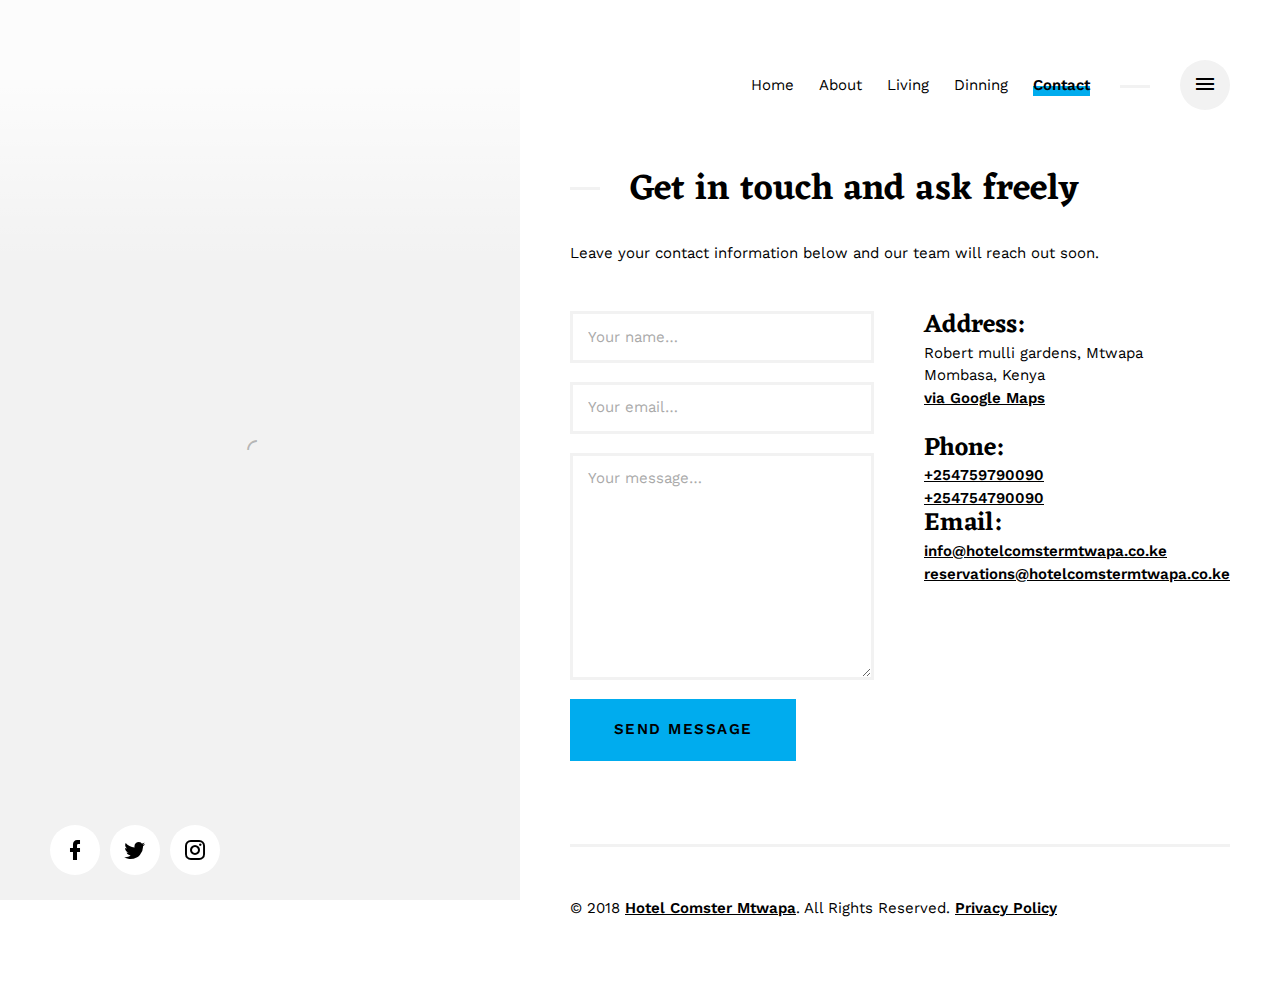
<file: contact.html>
<!doctype html>
<html lang="en" class="no-js">
<head>
    <title>Contact &mdash; Hotel Comster Mtwapa</title>
    <meta charset="utf-8">
    <meta name="viewport" content="width=device-width, initial-scale=1, shrink-to-fit=no">

    <meta name="description" content="A service based hotel in Mtwapa More than a hotel. Extend your stay, not your budget🏖️ Book your stay with us! 🧖">
    <meta name="keywords" content="Hotel, Mtwapa, Mombasa, Comster, Apartments, Stays, Restaurants">
    <link href="https://fonts.googleapis.com/css?family=Work+Sans:400,600%7CEczar:600" rel="stylesheet">

    <link rel="shortcut icon" href="favicon.png">

    <link rel="stylesheet" href="assets/css/bootstrap-reboot.css">
    <link rel="stylesheet" href="assets/css/materialdesignicons.css">

    <link rel="stylesheet" href="assets/css/style.css">
    <link rel="stylesheet" href="assets/css/style-animations.css">
</head>
<body class="contact has-additional-menu-content">
<header id="identity">
    <div class="logo">
        <h1><a href="index.html" class="custom-logo-link" rel="home"></a></h1>
    </div>
    <!--<div class="languages">
        <ul>
            <li class="current-menu-item"><a href="#">En</a></li>
            <li><a href="#">Fr</a></li>
            <li><a href="#">De</a></li>
        </ul>
    </div>-->
</header>

<div id="site-menu">
    <nav class="nav-menu">
        <ul>
            <li class="menu-item"><a href="index.html">Home</a></li>
            <li class="menu-item"><a href="about.html">About</a></li>
            <li class="menu-item menu-item-has-children">
                <a href="accomodations.html">Living</a>
                <a href="#" class="menu-expand mdi"></a>
                <ul class="sub-menu">
                    <li class="menu-item"><a href="accomodations.html">Browse Accomodations</a></li>
                    <li class="menu-item"><a href="single-accomodation.html">Single Accomodation</a></li>
                </ul>
            </li>
            <li class="menu-item"><a href="dinning.html">Dinning</a></li>
            <!--<li class="menu-item menu-item-has-children"><a href="styleguide.html">Features</a>
                <a href="#" class="menu-expand mdi"></a>
                <ul class="sub-menu">
                    <li class="menu-item"><a href="styleguide.html">Styleguide</a></li>
                    <li class="menu-item"><a href="gallery.html">Media Gallery</a></li>
                    <li class="menu-item menu-item-has-children">
                        <a href="blog.html">Blog</a>
                        <a href="#" class="menu-expand mdi"></a>
                        <ul class="sub-menu">
                            <li class="menu-item"><a href="blog.html">Blog Entries</a></li>
                            <li class="menu-item"><a href="single-post.html">Single Blog Post</a></li>
                        </ul>
                    </li>
                    <li class="menu-item"><a href="404.html">404 - Page not found</a></li>
                </ul>
            </li>-->
            <li class="menu-item current-menu-item"><a href="contact.html">Contact</a></li>
        </ul>
    </nav>
</div>

<div class="menu-overlay"></div>
<div class="site-menu-toggle">
    <a href="#site-menu" class="mdi">
        <span class="screen-reader-text">Toggle navigation</span>
    </a>
</div>

<div id="social-profiles">
    <nav class="social-menu">
        <ul>
            <li class="menu-item"><a href="http://facebook.com/hotelcomstermtwapa" target="_blank"><span
                    class="mdi"></span><span class="screen-reader-text">Facebook Page</span></a></li>
            <li class="menu-item"><a href="http://twitter.com/HCMtwapa" target="_blank"><span class="mdi"></span><span
                    class="screen-reader-text">Twitter Profile</span></a></li>
            <li class="menu-item"><a href="http://instagram.com/hotelcomstermtwapa" target="_blank"><span
                    class="mdi"></span><span class="screen-reader-text">Instagram Profile</span></a></li>
        </ul>
    </nav>
</div>

<section class="hero-media">
    <div id="gmap" class="map"></div>
    <span class="overlay"></span>
    <span class="mdi mdi-spin mdi-loading"></span>
</section>

<div class="content-wrap">
    <div class="entry entry-page">
        <h2 class="entry-title">Get in touch and ask freely</h2>
        <div class="entry-content">
            <p>Leave your contact information below and our team will reach out soon.</p>
            <br>
            <div class="grid-container">
                <div class="grid-column">
                    <form id="contact_form" action="sendmail.php">
                        <div class="message d-none">
                            <div id="contact_alert" class="alert notice"></div>
                        </div>
                        <label for="name" class="screen-reader-text">Name</label>
                        <input type="text" name="name" id="name" placeholder="Your name&hellip;" required>
                        <label for="email" class="screen-reader-text">Email</label>
                        <input type="email" name="email" id="email" placeholder="Your email&hellip;" required>
                        <label for="message" class="screen-reader-text">Message</label>
                        <textarea name="message" id="message" cols="30" rows="10" placeholder="Your message&hellip;"
                                  required></textarea>
                        <button type="submit" class="button-filled button-color">Send message</button>
                    </form>
                </div>
                <div class="grid-column">
                    <h4 class="no-bottom">Address:</h4>
                    <p>Robert mulli gardens, Mtwapa <br>Mombasa, Kenya <br> <a href="https://www.google.com/maps"
                                                                         target="_blank">via Google Maps</a></p>

                    <h4 class="no-bottom">Phone:</h4>
                    <a href="tel:+254759790090">+254759790090</a>
                    <br>
                    <a href="tel:+254754790090">+254754790090</a>

                    <h4 class="no-bottom">Email:</h4>
                    <p>
                        <a href="mailto:info@hotelcomstermtwapa.co.ke">info@hotelcomstermtwapa.co.ke</a> <br>
                        <a href="mailto:info@hotelcomstermtwapa.co.ke">reservations@hotelcomstermtwapa.co.ke</a>
                    </p>
                </div>
            </div>
        </div>
    </div>
    <div class="entry-copyright">
        <p>&copy; 2018 <a href="index.html">Hotel Comster Mtwapa</a>. All Rights Reserved. <a href="">Privacy Policy</a></p>
        <span id="siteseal"><script async type="text/javascript" src="https://seal.godaddy.com/getSeal?sealID=CIt4SL30Zd6QaZgTVonIAH9rqJZh6y4BT1mmQoLPZDkaLAy8hh5fhn92xGr0"></script></span>
    </div>
</div>

<div class="additional-menu-content">
    <h5>More goodness:</h5>
    <ul>
        <!--<li>
            <a href="blog.html">Blog Entries</a>
            <p><img src="tmp/sample-sidebar.jpg" alt=""></p>
            <p><ins>*This panel is displayed only on large desktop screens.</ins></p>
        </li>-->
        <li>
            <a href="#">Visit the City</a>
            <p><img src="assets/images/mombasa-beach-betty2.jpg" alt=""></p>
            <p><ins>* Take a tour with us to the older, historic parts of mombasa. Enjoy Local delicacies and traditions.</ins></p>
        </li>
        <li>
            <a href="#">Our Spa &amp; Pool</a>
            <p><img src="assets/images/1200px-Backyardpool.jpg" alt=""></p>
            <p><ins>* Enjoy a day basking and swimming in our spacious pool built to fill your heart.</ins></p>
        </li>
        <!--<li>
            <a href="#">Privacy Policy</a>
            <p><img src="tmp/sample-sidebar.jpg" alt=""></p>
            <p><ins>*This panel is displayed only on large desktop screens.</ins></p>
        </li>-->
    </ul>
    <!--<p><img src="tmp/sample-sidebar.jpg" alt=""></p>
    <p><ins>*This panel is displayed only on large desktop screens.</ins></p>-->
</div>

<script src="assets/js/jquery-3.3.1.min.js"></script>
<script src="assets/js/modernizr-custom.js"></script>
<script src="assets/js/owl-carousel.min.js"></script>
<script src="assets/js/functions.js"></script>

<script src="https://maps.google.com/maps/api/js?key=AIzaSyB9GBJh53uzO-9yFa27yUKh3ptl_Cdb73g"></script>
<script>
    jQuery(function () {
        if (typeof (google) !== "undefined") {
            var map_name = 'custom_gmap',
                // set your location
                location = new google.maps.LatLng(-3.939891, 39.742132),
                mapOptions = {
                    center: location,
                    mapTypeId: map_name,
                    mapTypeControl: false,
                    fullscreenControl: false,
                    zoom: 16,
                    minZoom: 5,
                    backgroundColor: '#f2f2f2'
                },
                map = new google.maps.Map(document.getElementById("gmap"), mapOptions),
                marker = new google.maps.Marker({
                    position: location,
                    map: map,
                    title: 'Hotel Comster Mtwapa',
                    icon: 'tmp/sample-map-pin.png'
                }),
                styledMapOptions = {map: map, name: map_name + "_map"},
                stylers = [
                    {
                        "featureType": "all",
                        "elementType": "all",
                        "stylers": [{
                            "saturation": "-100"
                        }]
                    },
                    {
                        "elementType": "labels.icon",
                        "stylers": [{
                            "visibility": "off"
                        }]
                    },
                    {
                        "featureType": "administrative.land_parcel",
                        "elementType": "labels",
                        "stylers": [{
                            "visibility": "off"
                        }]
                    },
                    {
                        "featureType": "poi.park",
                        "elementType": "labels.text",
                        "stylers": [{
                            "visibility": "off"
                        }]
                    },
                    {
                        "featureType": "road.arterial",
                        "elementType": "labels",
                        "stylers": [{
                            "visibility": "off"
                        }]
                    },
                    {
                        "featureType": "road.highway",
                        "elementType": "labels",
                        "stylers": [{
                            "visibility": "off"
                        }]
                    },
                ],
                custommap = new google.maps.StyledMapType(stylers, styledMapOptions);
            map.mapTypes.set(map_name, custommap);
            map.setMapTypeId(map_name);
        }
    });
</script>

<script src="assets/js/jquery.form.min.js"></script>
<script>
    jQuery(function () {
        // initialize ajax form plugin
        jQuery('#contact_form').ajaxForm({
            target: '#contact_alert'
        });
    });
</script>
</body>
</html>
</file>
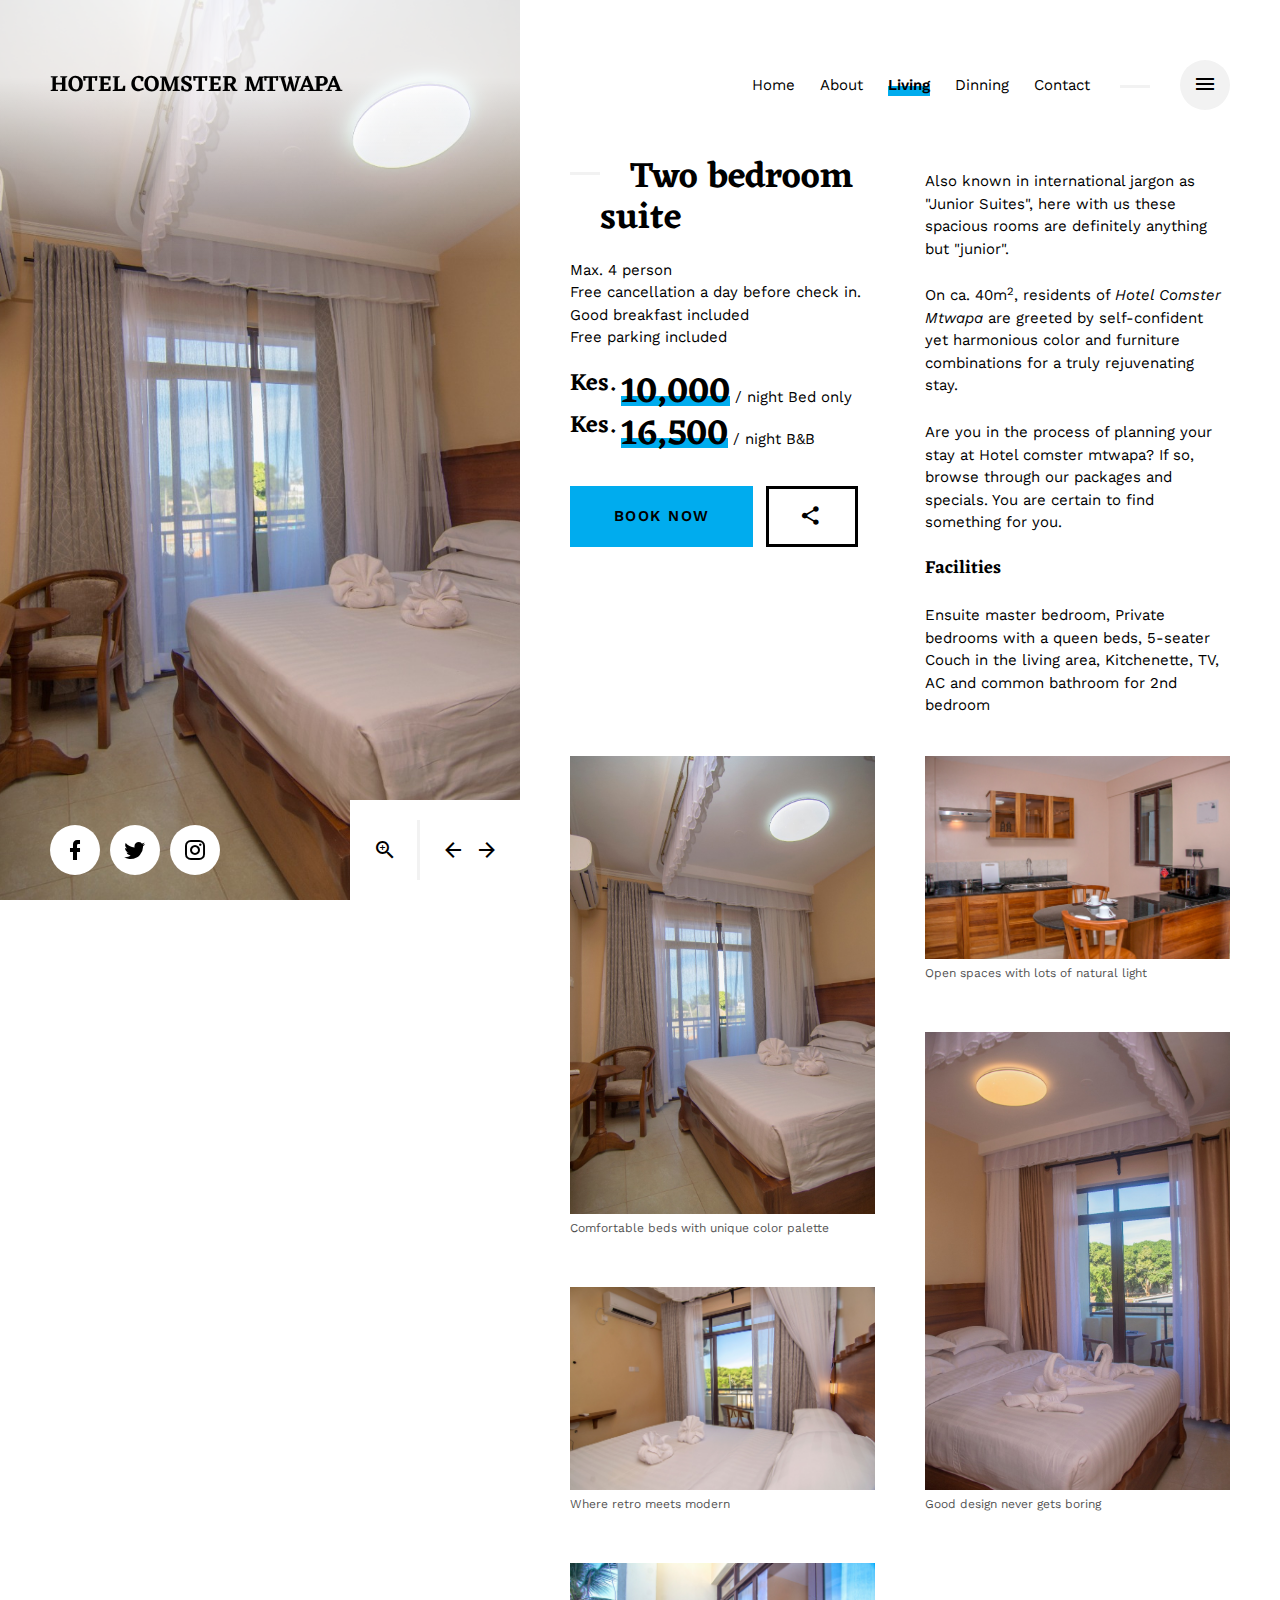
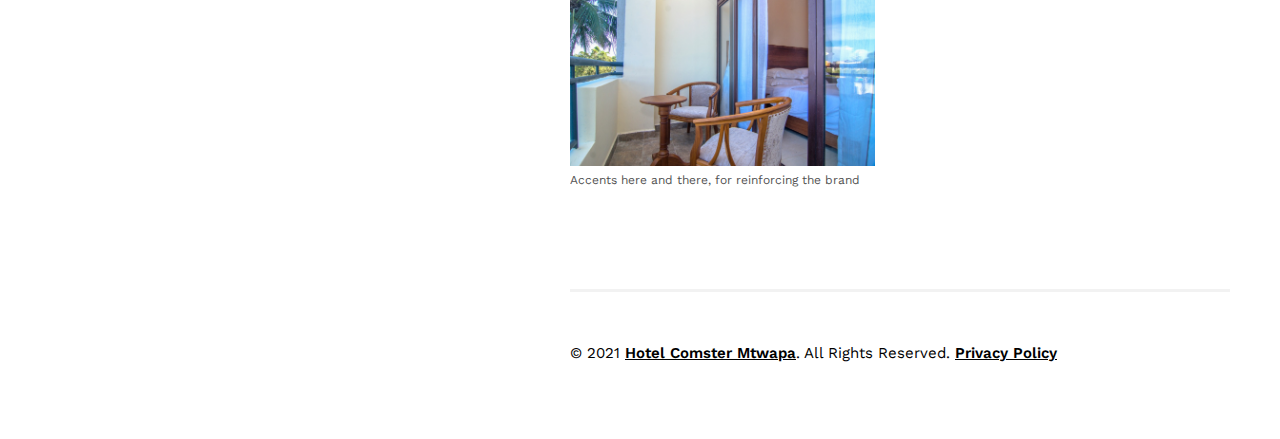
<file: double-accomodation.html>
<!doctype html>
<html lang="en" class="no-js">
<head>
    <title>Single Accomodation &mdash; Hotel Comster Mtwapa</title>
    <meta charset="utf-8">
    <meta name="viewport" content="width=device-width, initial-scale=1, shrink-to-fit=no">

    <meta name="description" content="A service based hotel in Mtwapa More than a hotel. Extend your stay, not your budget🏖️ Book your stay with us! 🧖">
    <meta name="keywords" content="Hotel, Mtwapa, Mombasa, Comster, Apartments, Stays, Restaurants">

    <link href="https://fonts.googleapis.com/css?family=Work+Sans:400,600%7CEczar:600" rel="stylesheet">

    <link rel="shortcut icon" href="favicon.png">

    <link rel="stylesheet" href="assets/css/bootstrap-reboot.css">
    <link rel="stylesheet" href="assets/css/materialdesignicons.css">

    <link rel="stylesheet" href="assets/css/style.css">
    <link rel="stylesheet" href="assets/css/style-animations.css">

    <link rel="stylesheet" href="assets/css/fancybox.css">
</head>
<body class="single single-accomodation has-additional-menu-content">
<header id="identity">
    <div class="logo">
        <h1><a href="index.html" class="custom-logo-link" rel="home" style="font-size: 1.5rem;">Hotel Comster Mtwapa</a></h1>
    </div>
    <!--<div class="languages">
        <ul>
            <li class="current-menu-item"><a href="#">En</a></li>
            <li><a href="#">Fr</a></li>
            <li><a href="#">De</a></li>
        </ul>
    </div>-->
</header>

<div id="site-menu">
    <nav class="nav-menu">
        <ul>
            <li class="menu-item"><a href="index.html">Home</a></li>
            <li class="menu-item"><a href="about.html">About</a></li>
            <li class="menu-item menu-item-has-children current-menu-item current-menu-parent">
                <a href="accomodations.html">Living</a>
                <a href="#" class="menu-expand mdi"></a>
                <ul class="sub-menu">
                    <li class="menu-item"><a href="accomodations.html">Browse Accomodations</a></li>
                    <li class="menu-item current-menu-item"><a href="single-accomodation.html">Single Accomodation</a></li>
                </ul>
            </li>
            <li class="menu-item"><a href="dinning.html">Dinning</a></li>
            <!--<li class="menu-item menu-item-has-children"><a href="styleguide.html">Features</a>
                <a href="#" class="menu-expand mdi"></a>
                <ul class="sub-menu">
                    <li class="menu-item"><a href="styleguide.html">Styleguide</a></li>
                    <li class="menu-item"><a href="gallery.html">Media Gallery</a></li>
                    <li class="menu-item menu-item-has-children">
                        <a href="blog.html">Blog</a>
                        <a href="#" class="menu-expand mdi"></a>
                        <ul class="sub-menu">
                            <li class="menu-item"><a href="blog.html">Blog Entries</a></li>
                            <li class="menu-item"><a href="single-post.html">Single Blog Post</a></li>
                        </ul>
                    </li>
                    &lt;!&ndash;<li class="menu-item"><a href="404.html">404 - Page not found</a></li>&ndash;&gt;
                </ul>
            </li>-->
            <li class="menu-item"><a href="contact.html">Contact</a></li>
        </ul>
    </nav>
</div>

<div class="menu-overlay"></div>
<div class="site-menu-toggle">
    <a href="#site-menu" class="mdi">
        <span class="screen-reader-text">Toggle navigation</span>
    </a>
</div>

<div id="social-profiles">
    <nav class="social-menu">
        <ul>
            <li class="menu-item"><a href="http://facebook.com/hotelcomstermtwapa" target="_blank"><span class="mdi"></span><span class="screen-reader-text">Facebook Page</span></a></li>
            <li class="menu-item"><a href="http://twitter.com/HCMtwapa" target="_blank"><span class="mdi"></span><span class="screen-reader-text">Twitter Profile</span></a></li>
            <li class="menu-item"><a href="http://instagram.com/hotelcomstermtwapa" target="_blank"><span class="mdi"></span><span class="screen-reader-text">Instagram Profile</span></a></li>
        </ul>
    </nav>
</div>

<section class="hero-media">
    <div class="owl-carousel" data-expand-duration="800">
        <div class="item owl-lazy" data-src="assets/images/double/c26b9407-b2f9-42cc-8145-9137fb2aa11a.JPG"></div>
        <div class="item owl-lazy" data-src="assets/images/double/c26b9407-b2f9-42cc-8145-9137fb2aa11a.JPG"></div>
    </div>
    <span class="overlay"></span>
    <span class="mdi mdi-spin mdi-loading"></span>
</section>

<div class="content-wrap clearfix">
    <div class="entry entry-page">
        <div class="entry-content">
            <div class="grid-container">
                <div class="grid-column no-animation">
                    <article class="entry-accomodation">
                        <header class="entry-header">
                            <h2 class="entry-title"><a>Two bedroom suite</a></h2>
                            <ul>
                                <li>Max. 4 person</li>
                                <li>Free cancellation a day before check in.</li>
                                <li>Good breakfast included</li>
                                <li>Free parking included</li>
                            </ul>
                            <a class="accomodation-price"><span class="currency">Kes. </span><span class="price">10,000</span><span class="price-per"> / night Bed only</span></a>
                            <a class="accomodation-price"><span class="currency">Kes. </span><span class="price">16,500</span><span class="price-per"> / night B&B</span></a>
                            <form class="form-booking-button" action="booking.html">
                                <button type="submit" class="button-color">Book Now</button>
                                <div class="share-widget-container">
                                    <a href="#share-widget" class="button"><span class="mdi mdi-share-variant"></span></a>
                                    <div id="share-widget">
                                        <a href="https://www.facebook.com/sharer/sharer.php?u=http://facebook.com/hotelcomstermtwapa" target="_blank" title="Share via Facebook"><span class="mdi mdi-facebook"></span> <span class="screen-reader-text">Facebook</span></a>
                                        <a href="https://twitter.com/intent/tweet?text=HCM&amp;url=http://twitter.com/HCMtwapa" target="_blank" title="Share via Twitter"><span class="mdi mdi-twitter"></span> <span class="screen-reader-text">Twitter</span></a>
                                        <a href="http://instagram.com/hotelcomstermtwapa" target="_blank" title="Share via Instagram"><span class="mdi mdi-instagram"></span> <span class="screen-reader-text">Instagram</span></a>
                                    </div>
                                </div>
                            </form>
                        </header>
                    </article>
                </div>
                <div class="grid-column">
                    <p>Also known in international jargon as "Junior Suites", here with us these spacious rooms are definitely anything but "junior".</p>
                    <p>On ca. 40m<sup>2</sup>, residents of <em> Hotel Comster Mtwapa</em> are greeted by self-confident yet harmonious color and furniture combinations for a truly rejuvenating stay.</p>
                    <p>Are you in the process of planning your stay at Hotel comster mtwapa? If so, browse through our packages and specials. You are certain to find something for you.</p>
                    <h6>Facilities</h6>
                    <p>Ensuite master bedroom, Private bedrooms with a queen beds, 5-seater Couch in the living area, Kitchenette, TV, AC and common bathroom for 2nd bedroom</p>
                </div>
            </div>
            <div class="gallery-masonry">
                <figure>
                    <a href="assets/images/double/c26b9407-b2f9-42cc-8145-9137fb2aa11a.JPG" data-fancybox="gallery"><img src="assets/images/double/c26b9407-b2f9-42cc-8145-9137fb2aa11a.JPG" width="310" height="465" alt=""></a>
                    <figcaption>Comfortable beds with unique color palette</figcaption>
                </figure>
                <figure>
                    <a href="assets/images/double/c90ed2c3-2164-4281-ae71-ff0eeb32372c.JPG" data-fancybox="gallery"><img src="assets/images/double/c7489fd2-1246-43aa-b0e2-a14fb05c2143.JPG" width="310" height="207" alt=""></a>
                    <figcaption>Where retro meets modern</figcaption>
                </figure>
                <figure>
                    <a href="assets/images/double/e9da6cb7-e65b-4223-b94f-1fc0df982a7e.JPG" data-fancybox="gallery"><img src="assets/images/double/e9da6cb7-e65b-4223-b94f-1fc0df982a7e.JPG" width="380" height="580" alt=""></a>
                    <figcaption>Accents here and there, for reinforcing the brand</figcaption>
                </figure>
                <figure>
                    <a href="assets/images/double/f909b2d3-b917-4d0b-85f0-43da87a3614b.JPG" data-fancybox="gallery"><img src="assets/images/double/f909b2d3-b917-4d0b-85f0-43da87a3614b.JPG" width="460" height="460" alt=""></a>
                    <figcaption>Open spaces with lots of natural light</figcaption>
                </figure>
                <figure>
                    <a href="assets/images/double/fa048c8f-f30d-435a-86b1-3d191b2f2d59.JPG" data-fancybox="gallery"><img src="assets/images/double/fa048c8f-f30d-435a-86b1-3d191b2f2d59.JPG" width="310" height="465" alt=""></a>
                    <figcaption>Good design never gets boring</figcaption>
                </figure>
                <!--<figure>
                    <a href="assets/images/356bc562-6fc9-4015-8841-e57f38fa99e4.JPG" data-fancybox="gallery"><img src="assets/images/356bc562-6fc9-4015-8841-e57f38fa99e4.JPG" width="310" height="207" alt=""></a>
                    <figcaption>Minimal style with great usability</figcaption>
                </figure>-->
            </div>
        </div>
    </div>
    <div class="entry-copyright">
        <p>&copy; 2021 <a href="index.html">Hotel Comster Mtwapa</a>. All Rights Reserved. <a href="#">Privacy Policy</a></p>
        <span id="siteseal"><script async type="text/javascript" src="https://seal.godaddy.com/getSeal?sealID=CIt4SL30Zd6QaZgTVonIAH9rqJZh6y4BT1mmQoLPZDkaLAy8hh5fhn92xGr0"></script></span>
    </div>
</div>

<div class="additional-menu-content">
    <h5>More goodness:</h5>
    <ul>
        <!--<li>
            <a href="blog.html">Blog Entries</a>
            <p><img src="tmp/sample-sidebar.jpg" alt=""></p>
            <p><ins>*This panel is displayed only on large desktop screens.</ins></p>
        </li>-->
        <li>
            <a href="#">Visit the City</a>
            <p><img src="assets/images/mombasa-beach-betty2.jpg" alt=""></p>
            <p><ins>* Take a tour with us to the older, historic parts of mombasa. Enjoy Local delicacies and traditions.</ins></p>
        </li>
        <li>
            <a href="#">Our Spa &amp; Pool</a>
            <p><img src="assets/images/1200px-Backyardpool.jpg" alt=""></p>
            <p><ins>* Enjoy a day basking and swimming in our spacious pool built to fill your heart.</ins></p>
        </li>
        <!--<li>
            <a href="#">Privacy Policy</a>
            <p><img src="tmp/sample-sidebar.jpg" alt=""></p>
            <p><ins>*This panel is displayed only on large desktop screens.</ins></p>
        </li>-->
    </ul>
    <!--<p><img src="tmp/sample-sidebar.jpg" alt=""></p>
    <p><ins>*This panel is displayed only on large desktop screens.</ins></p>-->
</div>

<script src="assets/js/jquery-3.3.1.min.js"></script>
<script src="assets/js/modernizr-custom.js"></script>
<script src="assets/js/owl-carousel.min.js"></script>
<script src="assets/js/fancybox.min.js"></script>
<script src="assets/js/functions.js"></script>
</body>
</html>
</file>
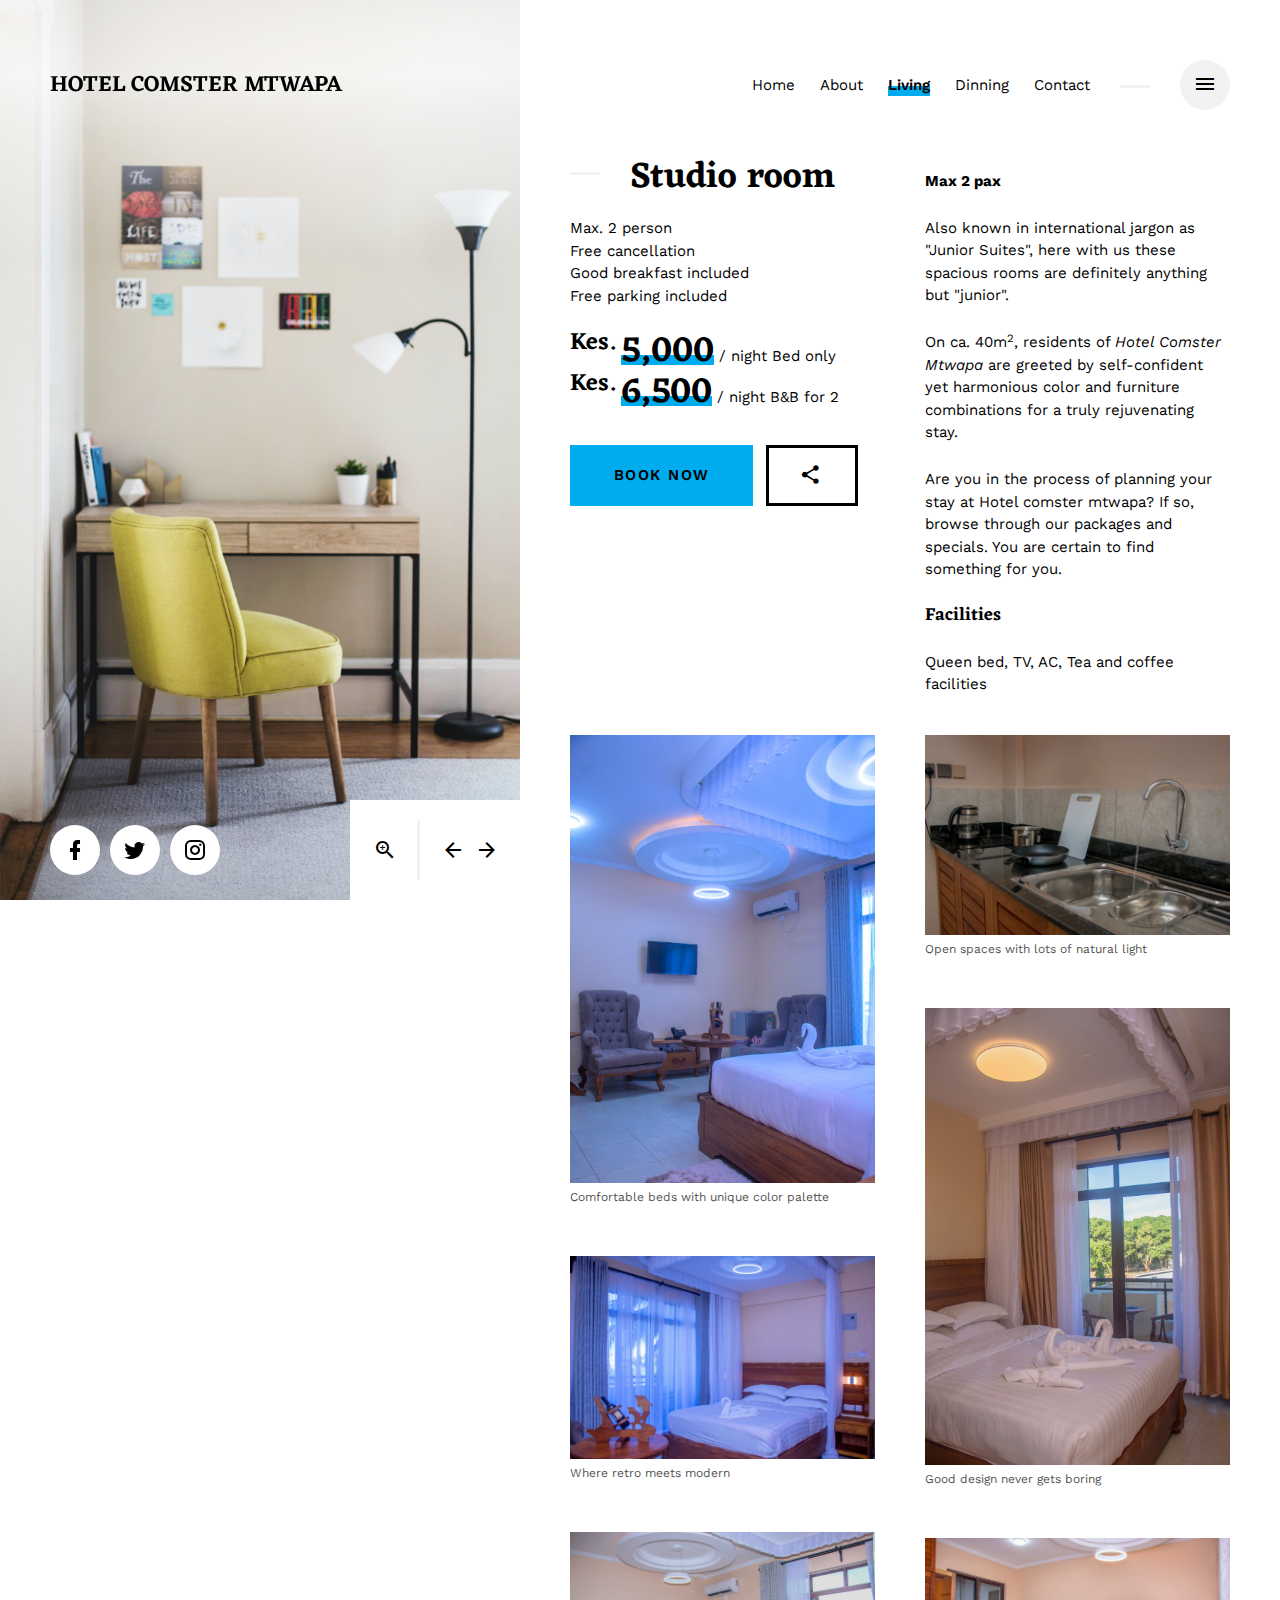
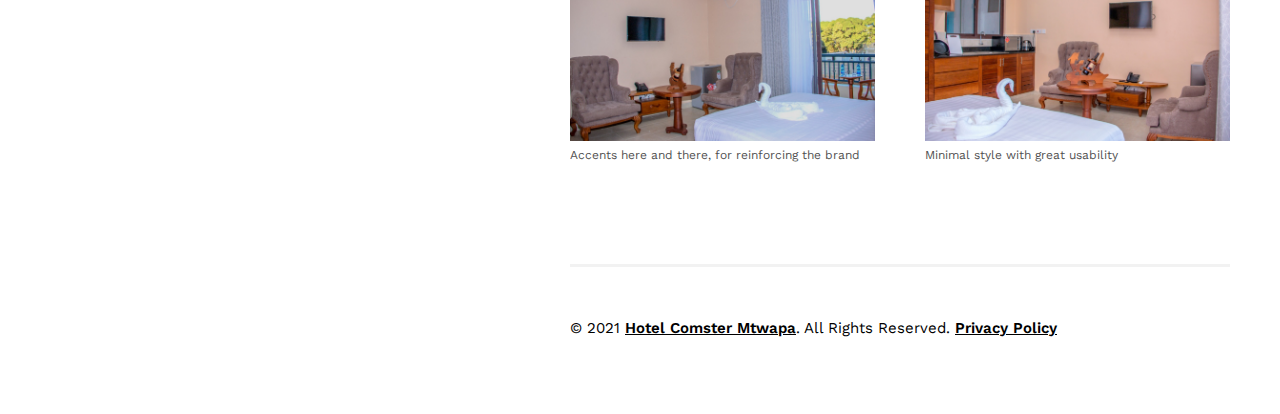
<file: single-accomodation.html>
<!doctype html>
<html lang="en" class="no-js">
<head>
	<title>Studio Accomodation &mdash; Hotel Comster Mtwapa</title>
	<meta charset="utf-8">
	<meta name="viewport" content="width=device-width, initial-scale=1, shrink-to-fit=no">

	<meta name="description" content="A service based hotel in Mtwapa More than a hotel. Extend your stay, not your budget🏖️ Book your stay with us! 🧖">
	<meta name="keywords" content="Hotel, Mtwapa, Mombasa, Comster, Apartments, Stays, Restaurants">

	<link href="https://fonts.googleapis.com/css?family=Work+Sans:400,600%7CEczar:600" rel="stylesheet">

	<link rel="shortcut icon" href="favicon.png">

	<link rel="stylesheet" href="assets/css/bootstrap-reboot.css">
	<link rel="stylesheet" href="assets/css/materialdesignicons.css">

	<link rel="stylesheet" href="assets/css/style.css">
	<link rel="stylesheet" href="assets/css/style-animations.css">

	<link rel="stylesheet" href="assets/css/fancybox.css">
</head>
<body class="single single-accomodation has-additional-menu-content">
	<header id="identity">
		<div class="logo">
			<h1><a href="index.html" class="custom-logo-link" rel="home" style="font-size: 1.5rem;">Hotel Comster Mtwapa</a></h1>
		</div>
		<!--<div class="languages">
			<ul>
				<li class="current-menu-item"><a href="#">En</a></li>
				<li><a href="#">Fr</a></li>
				<li><a href="#">De</a></li>
			</ul>
		</div>-->
	</header>

	<div id="site-menu">
		<nav class="nav-menu">
			<ul>
				<li class="menu-item"><a href="index.html">Home</a></li>
				<li class="menu-item"><a href="about.html">About</a></li>
				<li class="menu-item menu-item-has-children current-menu-item current-menu-parent">
					<a href="accomodations.html">Living</a>
					<a href="#" class="menu-expand mdi"></a>
					<ul class="sub-menu">
						<li class="menu-item"><a href="accomodations.html">Browse Accomodations</a></li>
						<li class="menu-item current-menu-item"><a href="single-accomodation.html">Single Accomodation</a></li>
					</ul>
				</li>
				<li class="menu-item"><a href="dinning.html">Dinning</a></li>
				<!--<li class="menu-item menu-item-has-children"><a href="styleguide.html">Features</a>
					<a href="#" class="menu-expand mdi"></a>
					<ul class="sub-menu">
						<li class="menu-item"><a href="styleguide.html">Styleguide</a></li>
						<li class="menu-item"><a href="gallery.html">Media Gallery</a></li>
						<li class="menu-item menu-item-has-children">
							<a href="blog.html">Blog</a>
							<a href="#" class="menu-expand mdi"></a>
							<ul class="sub-menu">
								<li class="menu-item"><a href="blog.html">Blog Entries</a></li>
								<li class="menu-item"><a href="single-post.html">Single Blog Post</a></li>
							</ul>
						</li>
						&lt;!&ndash;<li class="menu-item"><a href="404.html">404 - Page not found</a></li>&ndash;&gt;
					</ul>
				</li>-->
				<li class="menu-item"><a href="contact.html">Contact</a></li>
			</ul>
		</nav>
	</div>

	<div class="menu-overlay"></div>
	<div class="site-menu-toggle">
		<a href="#site-menu" class="mdi">
			<span class="screen-reader-text">Toggle navigation</span>
		</a>
	</div>

	<div id="social-profiles">
		<nav class="social-menu">
			<ul>
				<li class="menu-item"><a href="http://facebook.com/hotelcomstermtwapa" target="_blank"><span class="mdi"></span><span class="screen-reader-text">Facebook Page</span></a></li>
				<li class="menu-item"><a href="http://twitter.com/HCMtwapa" target="_blank"><span class="mdi"></span><span class="screen-reader-text">Twitter Profile</span></a></li>
				<li class="menu-item"><a href="http://instagram.com/hotelcomstermtwapa" target="_blank"><span class="mdi"></span><span class="screen-reader-text">Instagram Profile</span></a></li>
			</ul>
		</nav>
	</div>

	<section class="hero-media">
		<div class="owl-carousel" data-expand-duration="800">
			<div class="item owl-lazy" data-src="assets/images/kari-shea-tOVmshavtoo-unsplash.jpg"></div>
			<div class="item owl-lazy" data-src="assets/images/kari-shea-tOVmshavtoo-unsplash.jpg"></div>
		</div>
		<span class="overlay"></span>
		<span class="mdi mdi-spin mdi-loading"></span>
	</section>

	<div class="content-wrap clearfix">
		<div class="entry entry-page">
			<div class="entry-content">
				<div class="grid-container">
					<div class="grid-column no-animation">
						<article class="entry-accomodation">
							<header class="entry-header">
								<h2 class="entry-title"><a>Studio room</a></h2>
								<ul>
									<li>Max. 2 person</li>
									<li>Free cancellation</li>
									<li>Good breakfast included</li>
									<li>Free parking included</li>
								</ul>
								<a class="accomodation-price"><span class="currency">Kes. </span><span class="price">5,000</span><span class="price-per"> / night Bed only</span></a>
								<a class="accomodation-price"><span class="currency">Kes. </span><span class="price">6,500</span><span class="price-per"> / night B&B for 2</span></a>
								<form class="form-booking-button" action="booking.html">
									<button type="submit" class="button-color">Book Now</button>
									<div class="share-widget-container">
										<a href="#share-widget" class="button"><span class="mdi mdi-share-variant"></span></a>
										<div id="share-widget">
											<a href="https://www.facebook.com/sharer/sharer.php?u=http://facebook.com/hotelcomstermtwapa" target="_blank" title="Share via Facebook"><span class="mdi mdi-facebook"></span> <span class="screen-reader-text">Facebook</span></a>
											<a href="https://twitter.com/intent/tweet?text=HCM&amp;url=http://twitter.com/HCMtwapa" target="_blank" title="Share via Twitter"><span class="mdi mdi-twitter"></span> <span class="screen-reader-text">Twitter</span></a>
											<a href="http://instagram.com/hotelcomstermtwapa" target="_blank" title="Share via Instagram"><span class="mdi mdi-instagram"></span> <span class="screen-reader-text">Instagram</span></a>
										</div>
									</div>
								</form>
							</header>
						</article>
					</div>
					<div class="grid-column">
						<p style="font-weight: bold;">Max 2 pax</p>
						<p>Also known in international jargon as "Junior Suites", here with us these spacious rooms are definitely anything but "junior".</p>
						<p>On ca. 40m<sup>2</sup>, residents of <em> Hotel Comster Mtwapa</em> are greeted by self-confident yet harmonious color and furniture combinations for a truly rejuvenating stay.</p>
						<p>Are you in the process of planning your stay at Hotel comster mtwapa? If so, browse through our packages and specials. You are certain to find something for you.</p>
						<h6>Facilities</h6>
						<p>Queen bed, TV, AC, Tea and coffee facilities</p>
					</div>
				</div>
				<div class="gallery-masonry">
					<figure>
						<a href="assets/images/single/3ce1f725-9808-4c1d-be6d-fc34306a4c29.JPG" data-fancybox="gallery"><img src="assets/images/single/3ce1f725-9808-4c1d-be6d-fc34306a4c29.JPG" width="310" height="465" alt=""></a>
						<figcaption>Comfortable beds with unique color palette</figcaption>
					</figure>
					<figure>
						<a href="assets/images/single/9ae23b55-d3af-4fd7-a225-5ef6cdae5440.JPG" data-fancybox="gallery"><img src="assets/images/single/9ae23b55-d3af-4fd7-a225-5ef6cdae5440.JPG" width="310" height="207" alt=""></a>
						<figcaption>Where retro meets modern</figcaption>
					</figure>
					<figure>
						<a href="assets/images/single/efab3b76-9c99-413a-8116-e1ef11d34b62.JPG" data-fancybox="gallery"><img src="assets/images/single/efab3b76-9c99-413a-8116-e1ef11d34b62.JPG" width="380" height="580" alt=""></a>
						<figcaption>Accents here and there, for reinforcing the brand</figcaption>
					</figure>
					<figure>
						<a href="assets/images/single/f8edc90c-90e2-43e6-a84e-b8236bbcacbf.JPG" data-fancybox="gallery"><img src="assets/images/single/f8edc90c-90e2-43e6-a84e-b8236bbcacbf.JPG" width="460" height="460" alt=""></a>
						<figcaption>Open spaces with lots of natural light</figcaption>
					</figure>
					<figure>
						<a href="assets/images/single/fa048c8f-f30d-435a-86b1-3d191b2f2d59.JPG" data-fancybox="gallery"><img src="assets/images/single/fa048c8f-f30d-435a-86b1-3d191b2f2d59.JPG" width="310" height="465" alt=""></a>
						<figcaption>Good design never gets boring</figcaption>
					</figure>
					<figure>
						<a href="assets/images/356bc562-6fc9-4015-8841-e57f38fa99e4.JPG" data-fancybox="gallery"><img src="assets/images/356bc562-6fc9-4015-8841-e57f38fa99e4.JPG" width="310" height="207" alt=""></a>
						<figcaption>Minimal style with great usability</figcaption>
					</figure>
				</div>
			</div>
		</div>
		<div class="entry-copyright">
			<p>&copy; 2021 <a href="index.html">Hotel Comster Mtwapa</a>. All Rights Reserved. <a href="#">Privacy Policy</a></p>
			<span id="siteseal"><script async type="text/javascript" src="https://seal.godaddy.com/getSeal?sealID=CIt4SL30Zd6QaZgTVonIAH9rqJZh6y4BT1mmQoLPZDkaLAy8hh5fhn92xGr0"></script></span>
		</div>
	</div>

	<div class="additional-menu-content">
		<h5>More goodness:</h5>
		<ul>
			<!--<li>
				<a href="blog.html">Blog Entries</a>
				<p><img src="tmp/sample-sidebar.jpg" alt=""></p>
				<p><ins>*This panel is displayed only on large desktop screens.</ins></p>
			</li>-->
			<li>
				<a href="#">Visit the City</a>
				<p><img src="assets/images/mombasa-beach-betty2.jpg" alt=""></p>
				<p><ins>* Take a tour with us to the older, historic parts of mombasa. Enjoy Local delicacies and traditions.</ins></p>
			</li>
			<li>
				<a href="#">Our Spa &amp; Pool</a>
				<p><img src="assets/images/1200px-Backyardpool.jpg" alt=""></p>
				<p><ins>* Enjoy a day basking and swimming in our spacious pool built to fill your heart.</ins></p>
			</li>
			<!--<li>
				<a href="#">Privacy Policy</a>
				<p><img src="tmp/sample-sidebar.jpg" alt=""></p>
				<p><ins>*This panel is displayed only on large desktop screens.</ins></p>
			</li>-->
		</ul>
		<!--<p><img src="tmp/sample-sidebar.jpg" alt=""></p>
		<p><ins>*This panel is displayed only on large desktop screens.</ins></p>-->
	</div>

	<script src="assets/js/jquery-3.3.1.min.js"></script>
	<script src="assets/js/modernizr-custom.js"></script>
	<script src="assets/js/owl-carousel.min.js"></script>
	<script src="assets/js/fancybox.min.js"></script>
	<script src="assets/js/functions.js"></script>
</body>
</html>
</file>
<file: assets/css/materialdesignicons.css>
/* MaterialDesignIcons.com */
@font-face {
	font-family: "Material Design Icons";
	src: url("../fonts/materialdesignicons-webfont.eot");
	src: url("../fonts/materialdesignicons-webfont.eot?#iefix") format("embedded-opentype"), url("../fonts/materialdesignicons-webfont.woff2") format("woff2"), url("../fonts/materialdesignicons-webfont.woff") format("woff"), url("../fonts/materialdesignicons-webfont.ttf") format("truetype");
	font-weight: normal;
	font-style: normal;
}
.mdi:before,
.mdi-set {
	display: inline-block;
	font: normal normal normal 24px/1 "Material Design Icons";
	font-size: inherit;
	text-rendering: auto;
	line-height: inherit;
	-webkit-font-smoothing: antialiased;
	-moz-osx-font-smoothing: grayscale;
}

.mdi-access-point:before {
	content: "\F002";
}

.mdi-access-point-network:before {
	content: "\F003";
}

.mdi-account:before {
	content: "\F004";
}

.mdi-account-alert:before {
	content: "\F005";
}

.mdi-account-box:before {
	content: "\F006";
}

.mdi-account-box-multiple:before {
	content: "\F933";
}

.mdi-account-box-outline:before {
	content: "\F007";
}

.mdi-account-card-details:before {
	content: "\F5D2";
}

.mdi-account-check:before {
	content: "\F008";
}

.mdi-account-child:before {
	content: "\FA88";
}

.mdi-account-child-circle:before {
	content: "\FA89";
}

.mdi-account-circle:before {
	content: "\F009";
}

.mdi-account-convert:before {
	content: "\F00A";
}

.mdi-account-details:before {
	content: "\F631";
}

.mdi-account-edit:before {
	content: "\F6BB";
}

.mdi-account-group:before {
	content: "\F848";
}

.mdi-account-heart:before {
	content: "\F898";
}

.mdi-account-key:before {
	content: "\F00B";
}

.mdi-account-location:before {
	content: "\F00C";
}

.mdi-account-minus:before {
	content: "\F00D";
}

.mdi-account-minus-outline:before {
	content: "\FAEB";
}

.mdi-account-multiple:before {
	content: "\F00E";
}

.mdi-account-multiple-check:before {
	content: "\F8C4";
}

.mdi-account-multiple-minus:before {
	content: "\F5D3";
}

.mdi-account-multiple-outline:before {
	content: "\F00F";
}

.mdi-account-multiple-plus:before {
	content: "\F010";
}

.mdi-account-multiple-plus-outline:before {
	content: "\F7FF";
}

.mdi-account-network:before {
	content: "\F011";
}

.mdi-account-off:before {
	content: "\F012";
}

.mdi-account-outline:before {
	content: "\F013";
}

.mdi-account-plus:before {
	content: "\F014";
}

.mdi-account-plus-outline:before {
	content: "\F800";
}

.mdi-account-remove:before {
	content: "\F015";
}

.mdi-account-remove-outline:before {
	content: "\FAEC";
}

.mdi-account-search:before {
	content: "\F016";
}

.mdi-account-search-outline:before {
	content: "\F934";
}

.mdi-account-settings:before {
	content: "\F630";
}

.mdi-account-star:before {
	content: "\F017";
}

.mdi-account-supervisor:before {
	content: "\FA8A";
}

.mdi-account-supervisor-circle:before {
	content: "\FA8B";
}

.mdi-account-switch:before {
	content: "\F019";
}

.mdi-accusoft:before {
	content: "\F849";
}

.mdi-adjust:before {
	content: "\F01A";
}

.mdi-adobe:before {
	content: "\F935";
}

.mdi-air-conditioner:before {
	content: "\F01B";
}

.mdi-airballoon:before {
	content: "\F01C";
}

.mdi-airplane:before {
	content: "\F01D";
}

.mdi-airplane-landing:before {
	content: "\F5D4";
}

.mdi-airplane-off:before {
	content: "\F01E";
}

.mdi-airplane-takeoff:before {
	content: "\F5D5";
}

.mdi-airplay:before {
	content: "\F01F";
}

.mdi-airport:before {
	content: "\F84A";
}

.mdi-alarm:before {
	content: "\F020";
}

.mdi-alarm-bell:before {
	content: "\F78D";
}

.mdi-alarm-check:before {
	content: "\F021";
}

.mdi-alarm-light:before {
	content: "\F78E";
}

.mdi-alarm-multiple:before {
	content: "\F022";
}

.mdi-alarm-off:before {
	content: "\F023";
}

.mdi-alarm-plus:before {
	content: "\F024";
}

.mdi-alarm-snooze:before {
	content: "\F68D";
}

.mdi-album:before {
	content: "\F025";
}

.mdi-alert:before {
	content: "\F026";
}

.mdi-alert-box:before {
	content: "\F027";
}

.mdi-alert-circle:before {
	content: "\F028";
}

.mdi-alert-circle-outline:before {
	content: "\F5D6";
}

.mdi-alert-decagram:before {
	content: "\F6BC";
}

.mdi-alert-octagon:before {
	content: "\F029";
}

.mdi-alert-octagram:before {
	content: "\F766";
}

.mdi-alert-outline:before {
	content: "\F02A";
}

.mdi-alien:before {
	content: "\F899";
}

.mdi-all-inclusive:before {
	content: "\F6BD";
}

.mdi-alpha:before {
	content: "\F02B";
}

.mdi-alpha-a:before {
	content: "\41";
}

.mdi-alpha-a-box:before {
	content: "\FAED";
}

.mdi-alpha-b:before {
	content: "\42";
}

.mdi-alpha-b-box:before {
	content: "\FAEE";
}

.mdi-alpha-c:before {
	content: "\43";
}

.mdi-alpha-c-box:before {
	content: "\FAEF";
}

.mdi-alpha-d:before {
	content: "\44";
}

.mdi-alpha-d-box:before {
	content: "\FAF0";
}

.mdi-alpha-e:before {
	content: "\45";
}

.mdi-alpha-e-box:before {
	content: "\FAF1";
}

.mdi-alpha-f:before {
	content: "\46";
}

.mdi-alpha-f-box:before {
	content: "\FAF2";
}

.mdi-alpha-g:before {
	content: "\47";
}

.mdi-alpha-g-box:before {
	content: "\FAF3";
}

.mdi-alpha-h:before {
	content: "\48";
}

.mdi-alpha-h-box:before {
	content: "\FAF4";
}

.mdi-alpha-i:before {
	content: "\49";
}

.mdi-alpha-i-box:before {
	content: "\FAF5";
}

.mdi-alpha-j:before {
	content: "\4A";
}

.mdi-alpha-j-box:before {
	content: "\FAF6";
}

.mdi-alpha-k:before {
	content: "\4B";
}

.mdi-alpha-k-box:before {
	content: "\FAF7";
}

.mdi-alpha-l:before {
	content: "\4C";
}

.mdi-alpha-l-box:before {
	content: "\FAF8";
}

.mdi-alpha-m:before {
	content: "\4D";
}

.mdi-alpha-m-box:before {
	content: "\FAF9";
}

.mdi-alpha-n:before {
	content: "\4E";
}

.mdi-alpha-n-box:before {
	content: "\FAFA";
}

.mdi-alpha-o:before {
	content: "\4F";
}

.mdi-alpha-o-box:before {
	content: "\FAFB";
}

.mdi-alpha-p:before {
	content: "\50";
}

.mdi-alpha-p-box:before {
	content: "\FAFC";
}

.mdi-alpha-q:before {
	content: "\51";
}

.mdi-alpha-q-box:before {
	content: "\FAFD";
}

.mdi-alpha-r:before {
	content: "\52";
}

.mdi-alpha-r-box:before {
	content: "\FAFE";
}

.mdi-alpha-s:before {
	content: "\53";
}

.mdi-alpha-s-box:before {
	content: "\FAFF";
}

.mdi-alpha-t:before {
	content: "\54";
}

.mdi-alpha-t-box:before {
	content: "\FB00";
}

.mdi-alpha-u:before {
	content: "\55";
}

.mdi-alpha-u-box:before {
	content: "\FB01";
}

.mdi-alpha-v:before {
	content: "\56";
}

.mdi-alpha-v-box:before {
	content: "\FB02";
}

.mdi-alpha-w:before {
	content: "\57";
}

.mdi-alpha-w-box:before {
	content: "\FB03";
}

.mdi-alpha-x:before {
	content: "\58";
}

.mdi-alpha-x-box:before {
	content: "\FB04";
}

.mdi-alpha-y:before {
	content: "\59";
}

.mdi-alpha-y-box:before {
	content: "\FB05";
}

.mdi-alpha-z:before {
	content: "\5A";
}

.mdi-alpha-z-box:before {
	content: "\FB06";
}

.mdi-alphabetical:before {
	content: "\F02C";
}

.mdi-altimeter:before {
	content: "\F5D7";
}

.mdi-amazon:before {
	content: "\F02D";
}

.mdi-amazon-alexa:before {
	content: "\F8C5";
}

.mdi-amazon-drive:before {
	content: "\F02E";
}

.mdi-ambulance:before {
	content: "\F02F";
}

.mdi-ampersand:before {
	content: "\FA8C";
}

.mdi-amplifier:before {
	content: "\F030";
}

.mdi-anchor:before {
	content: "\F031";
}

.mdi-android:before {
	content: "\F032";
}

.mdi-android-auto:before {
	content: "\FA8D";
}

.mdi-android-debug-bridge:before {
	content: "\F033";
}

.mdi-android-head:before {
	content: "\F78F";
}

.mdi-android-studio:before {
	content: "\F034";
}

.mdi-angle-acute:before {
	content: "\F936";
}

.mdi-angle-obtuse:before {
	content: "\F937";
}

.mdi-angle-right:before {
	content: "\F938";
}

.mdi-angular:before {
	content: "\F6B1";
}

.mdi-angularjs:before {
	content: "\F6BE";
}

.mdi-animation:before {
	content: "\F5D8";
}

.mdi-animation-outline:before {
	content: "\FA8E";
}

.mdi-animation-play:before {
	content: "\F939";
}

.mdi-animation-play-outline:before {
	content: "\FA8F";
}

.mdi-anvil:before {
	content: "\F89A";
}

.mdi-apple:before {
	content: "\F035";
}

.mdi-apple-finder:before {
	content: "\F036";
}

.mdi-apple-icloud:before {
	content: "\F038";
}

.mdi-apple-ios:before {
	content: "\F037";
}

.mdi-apple-keyboard-caps:before {
	content: "\F632";
}

.mdi-apple-keyboard-command:before {
	content: "\F633";
}

.mdi-apple-keyboard-control:before {
	content: "\F634";
}

.mdi-apple-keyboard-option:before {
	content: "\F635";
}

.mdi-apple-keyboard-shift:before {
	content: "\F636";
}

.mdi-apple-safari:before {
	content: "\F039";
}

.mdi-application:before {
	content: "\F614";
}

.mdi-apps:before {
	content: "\F03B";
}

.mdi-arch:before {
	content: "\F8C6";
}

.mdi-archive:before {
	content: "\F03C";
}

.mdi-arrange-bring-forward:before {
	content: "\F03D";
}

.mdi-arrange-bring-to-front:before {
	content: "\F03E";
}

.mdi-arrange-send-backward:before {
	content: "\F03F";
}

.mdi-arrange-send-to-back:before {
	content: "\F040";
}

.mdi-arrow-all:before {
	content: "\F041";
}

.mdi-arrow-bottom-left:before {
	content: "\F042";
}

.mdi-arrow-bottom-left-bold-outline:before {
	content: "\F9B6";
}

.mdi-arrow-bottom-left-thick:before {
	content: "\F9B7";
}

.mdi-arrow-bottom-right:before {
	content: "\F043";
}

.mdi-arrow-bottom-right-bold-outline:before {
	content: "\F9B8";
}

.mdi-arrow-bottom-right-thick:before {
	content: "\F9B9";
}

.mdi-arrow-collapse:before {
	content: "\F615";
}

.mdi-arrow-collapse-all:before {
	content: "\F044";
}

.mdi-arrow-collapse-down:before {
	content: "\F791";
}

.mdi-arrow-collapse-horizontal:before {
	content: "\F84B";
}

.mdi-arrow-collapse-left:before {
	content: "\F792";
}

.mdi-arrow-collapse-right:before {
	content: "\F793";
}

.mdi-arrow-collapse-up:before {
	content: "\F794";
}

.mdi-arrow-collapse-vertical:before {
	content: "\F84C";
}

.mdi-arrow-decision:before {
	content: "\F9BA";
}

.mdi-arrow-decision-auto:before {
	content: "\F9BB";
}

.mdi-arrow-decision-auto-outline:before {
	content: "\F9BC";
}

.mdi-arrow-decision-outline:before {
	content: "\F9BD";
}

.mdi-arrow-down:before {
	content: "\F045";
}

.mdi-arrow-down-bold:before {
	content: "\F72D";
}

.mdi-arrow-down-bold-box:before {
	content: "\F72E";
}

.mdi-arrow-down-bold-box-outline:before {
	content: "\F72F";
}

.mdi-arrow-down-bold-circle:before {
	content: "\F047";
}

.mdi-arrow-down-bold-circle-outline:before {
	content: "\F048";
}

.mdi-arrow-down-bold-hexagon-outline:before {
	content: "\F049";
}

.mdi-arrow-down-bold-outline:before {
	content: "\F9BE";
}

.mdi-arrow-down-box:before {
	content: "\F6BF";
}

.mdi-arrow-down-drop-circle:before {
	content: "\F04A";
}

.mdi-arrow-down-drop-circle-outline:before {
	content: "\F04B";
}

.mdi-arrow-down-thick:before {
	content: "\F046";
}

.mdi-arrow-expand:before {
	content: "\F616";
}

.mdi-arrow-expand-all:before {
	content: "\F04C";
}

.mdi-arrow-expand-down:before {
	content: "\F795";
}

.mdi-arrow-expand-horizontal:before {
	content: "\F84D";
}

.mdi-arrow-expand-left:before {
	content: "\F796";
}

.mdi-arrow-expand-right:before {
	content: "\F797";
}

.mdi-arrow-expand-up:before {
	content: "\F798";
}

.mdi-arrow-expand-vertical:before {
	content: "\F84E";
}

.mdi-arrow-left:before {
	content: "\F04D";
}

.mdi-arrow-left-bold:before {
	content: "\F730";
}

.mdi-arrow-left-bold-box:before {
	content: "\F731";
}

.mdi-arrow-left-bold-box-outline:before {
	content: "\F732";
}

.mdi-arrow-left-bold-circle:before {
	content: "\F04F";
}

.mdi-arrow-left-bold-circle-outline:before {
	content: "\F050";
}

.mdi-arrow-left-bold-hexagon-outline:before {
	content: "\F051";
}

.mdi-arrow-left-bold-outline:before {
	content: "\F9BF";
}

.mdi-arrow-left-box:before {
	content: "\F6C0";
}

.mdi-arrow-left-drop-circle:before {
	content: "\F052";
}

.mdi-arrow-left-drop-circle-outline:before {
	content: "\F053";
}

.mdi-arrow-left-right-bold-outline:before {
	content: "\F9C0";
}

.mdi-arrow-left-thick:before {
	content: "\F04E";
}

.mdi-arrow-right:before {
	content: "\F054";
}

.mdi-arrow-right-bold:before {
	content: "\F733";
}

.mdi-arrow-right-bold-box:before {
	content: "\F734";
}

.mdi-arrow-right-bold-box-outline:before {
	content: "\F735";
}

.mdi-arrow-right-bold-circle:before {
	content: "\F056";
}

.mdi-arrow-right-bold-circle-outline:before {
	content: "\F057";
}

.mdi-arrow-right-bold-hexagon-outline:before {
	content: "\F058";
}

.mdi-arrow-right-bold-outline:before {
	content: "\F9C1";
}

.mdi-arrow-right-box:before {
	content: "\F6C1";
}

.mdi-arrow-right-drop-circle:before {
	content: "\F059";
}

.mdi-arrow-right-drop-circle-outline:before {
	content: "\F05A";
}

.mdi-arrow-right-thick:before {
	content: "\F055";
}

.mdi-arrow-split-horizontal:before {
	content: "\F93A";
}

.mdi-arrow-split-vertical:before {
	content: "\F93B";
}

.mdi-arrow-top-left:before {
	content: "\F05B";
}

.mdi-arrow-top-left-bold-outline:before {
	content: "\F9C2";
}

.mdi-arrow-top-left-thick:before {
	content: "\F9C3";
}

.mdi-arrow-top-right:before {
	content: "\F05C";
}

.mdi-arrow-top-right-bold-outline:before {
	content: "\F9C4";
}

.mdi-arrow-top-right-thick:before {
	content: "\F9C5";
}

.mdi-arrow-up:before {
	content: "\F05D";
}

.mdi-arrow-up-bold:before {
	content: "\F736";
}

.mdi-arrow-up-bold-box:before {
	content: "\F737";
}

.mdi-arrow-up-bold-box-outline:before {
	content: "\F738";
}

.mdi-arrow-up-bold-circle:before {
	content: "\F05F";
}

.mdi-arrow-up-bold-circle-outline:before {
	content: "\F060";
}

.mdi-arrow-up-bold-hexagon-outline:before {
	content: "\F061";
}

.mdi-arrow-up-bold-outline:before {
	content: "\F9C6";
}

.mdi-arrow-up-box:before {
	content: "\F6C2";
}

.mdi-arrow-up-down-bold-outline:before {
	content: "\F9C7";
}

.mdi-arrow-up-drop-circle:before {
	content: "\F062";
}

.mdi-arrow-up-drop-circle-outline:before {
	content: "\F063";
}

.mdi-arrow-up-thick:before {
	content: "\F05E";
}

.mdi-artist:before {
	content: "\F802";
}

.mdi-aspect-ratio:before {
	content: "\FA23";
}

.mdi-assistant:before {
	content: "\F064";
}

.mdi-asterisk:before {
	content: "\F6C3";
}

.mdi-at:before {
	content: "\F065";
}

.mdi-atlassian:before {
	content: "\F803";
}

.mdi-atom:before {
	content: "\F767";
}

.mdi-attachment:before {
	content: "\F066";
}

.mdi-audio-video:before {
	content: "\F93C";
}

.mdi-audiobook:before {
	content: "\F067";
}

.mdi-augmented-reality:before {
	content: "\F84F";
}

.mdi-auto-fix:before {
	content: "\F068";
}

.mdi-auto-upload:before {
	content: "\F069";
}

.mdi-autorenew:before {
	content: "\F06A";
}

.mdi-av-timer:before {
	content: "\F06B";
}

.mdi-axe:before {
	content: "\F8C7";
}

.mdi-azure:before {
	content: "\F804";
}

.mdi-babel:before {
	content: "\FA24";
}

.mdi-baby:before {
	content: "\F06C";
}

.mdi-baby-buggy:before {
	content: "\F68E";
}

.mdi-backburger:before {
	content: "\F06D";
}

.mdi-backspace:before {
	content: "\F06E";
}

.mdi-backup-restore:before {
	content: "\F06F";
}

.mdi-badminton:before {
	content: "\F850";
}

.mdi-balloon:before {
	content: "\FA25";
}

.mdi-ballot:before {
	content: "\F9C8";
}

.mdi-ballot-outline:before {
	content: "\F9C9";
}

.mdi-bandcamp:before {
	content: "\F674";
}

.mdi-bank:before {
	content: "\F070";
}

.mdi-bank-transfer:before {
	content: "\FA26";
}

.mdi-bank-transfer-in:before {
	content: "\FA27";
}

.mdi-bank-transfer-out:before {
	content: "\FA28";
}

.mdi-barcode:before {
	content: "\F071";
}

.mdi-barcode-scan:before {
	content: "\F072";
}

.mdi-barley:before {
	content: "\F073";
}

.mdi-barrel:before {
	content: "\F074";
}

.mdi-baseball:before {
	content: "\F851";
}

.mdi-baseball-bat:before {
	content: "\F852";
}

.mdi-basecamp:before {
	content: "\F075";
}

.mdi-basket:before {
	content: "\F076";
}

.mdi-basket-fill:before {
	content: "\F077";
}

.mdi-basket-unfill:before {
	content: "\F078";
}

.mdi-basketball:before {
	content: "\F805";
}

.mdi-battery:before {
	content: "\F079";
}

.mdi-battery-10:before {
	content: "\F07A";
}

.mdi-battery-10-bluetooth:before {
	content: "\F93D";
}

.mdi-battery-20:before {
	content: "\F07B";
}

.mdi-battery-20-bluetooth:before {
	content: "\F93E";
}

.mdi-battery-30:before {
	content: "\F07C";
}

.mdi-battery-30-bluetooth:before {
	content: "\F93F";
}

.mdi-battery-40:before {
	content: "\F07D";
}

.mdi-battery-40-bluetooth:before {
	content: "\F940";
}

.mdi-battery-50:before {
	content: "\F07E";
}

.mdi-battery-50-bluetooth:before {
	content: "\F941";
}

.mdi-battery-60:before {
	content: "\F07F";
}

.mdi-battery-60-bluetooth:before {
	content: "\F942";
}

.mdi-battery-70:before {
	content: "\F080";
}

.mdi-battery-70-bluetooth:before {
	content: "\F943";
}

.mdi-battery-80:before {
	content: "\F081";
}

.mdi-battery-80-bluetooth:before {
	content: "\F944";
}

.mdi-battery-90:before {
	content: "\F082";
}

.mdi-battery-90-bluetooth:before {
	content: "\F945";
}

.mdi-battery-alert:before {
	content: "\F083";
}

.mdi-battery-alert-bluetooth:before {
	content: "\F946";
}

.mdi-battery-bluetooth:before {
	content: "\F947";
}

.mdi-battery-bluetooth-variant:before {
	content: "\F948";
}

.mdi-battery-charging:before {
	content: "\F084";
}

.mdi-battery-charging-10:before {
	content: "\F89B";
}

.mdi-battery-charging-100:before {
	content: "\F085";
}

.mdi-battery-charging-20:before {
	content: "\F086";
}

.mdi-battery-charging-30:before {
	content: "\F087";
}

.mdi-battery-charging-40:before {
	content: "\F088";
}

.mdi-battery-charging-50:before {
	content: "\F89C";
}

.mdi-battery-charging-60:before {
	content: "\F089";
}

.mdi-battery-charging-70:before {
	content: "\F89D";
}

.mdi-battery-charging-80:before {
	content: "\F08A";
}

.mdi-battery-charging-90:before {
	content: "\F08B";
}

.mdi-battery-charging-outline:before {
	content: "\F89E";
}

.mdi-battery-charging-wireless:before {
	content: "\F806";
}

.mdi-battery-charging-wireless-10:before {
	content: "\F807";
}

.mdi-battery-charging-wireless-20:before {
	content: "\F808";
}

.mdi-battery-charging-wireless-30:before {
	content: "\F809";
}

.mdi-battery-charging-wireless-40:before {
	content: "\F80A";
}

.mdi-battery-charging-wireless-50:before {
	content: "\F80B";
}

.mdi-battery-charging-wireless-60:before {
	content: "\F80C";
}

.mdi-battery-charging-wireless-70:before {
	content: "\F80D";
}

.mdi-battery-charging-wireless-80:before {
	content: "\F80E";
}

.mdi-battery-charging-wireless-90:before {
	content: "\F80F";
}

.mdi-battery-charging-wireless-alert:before {
	content: "\F810";
}

.mdi-battery-charging-wireless-outline:before {
	content: "\F811";
}

.mdi-battery-minus:before {
	content: "\F08C";
}

.mdi-battery-negative:before {
	content: "\F08D";
}

.mdi-battery-outline:before {
	content: "\F08E";
}

.mdi-battery-plus:before {
	content: "\F08F";
}

.mdi-battery-positive:before {
	content: "\F090";
}

.mdi-battery-unknown:before {
	content: "\F091";
}

.mdi-battery-unknown-bluetooth:before {
	content: "\F949";
}

.mdi-beach:before {
	content: "\F092";
}

.mdi-beaker:before {
	content: "\F68F";
}

.mdi-beats:before {
	content: "\F097";
}

.mdi-bed-empty:before {
	content: "\F89F";
}

.mdi-beer:before {
	content: "\F098";
}

.mdi-behance:before {
	content: "\F099";
}

.mdi-bell:before {
	content: "\F09A";
}

.mdi-bell-off:before {
	content: "\F09B";
}

.mdi-bell-off-outline:before {
	content: "\FA90";
}

.mdi-bell-outline:before {
	content: "\F09C";
}

.mdi-bell-plus:before {
	content: "\F09D";
}

.mdi-bell-plus-outline:before {
	content: "\FA91";
}

.mdi-bell-ring:before {
	content: "\F09E";
}

.mdi-bell-ring-outline:before {
	content: "\F09F";
}

.mdi-bell-sleep:before {
	content: "\F0A0";
}

.mdi-bell-sleep-outline:before {
	content: "\FA92";
}

.mdi-beta:before {
	content: "\F0A1";
}

.mdi-betamax:before {
	content: "\F9CA";
}

.mdi-bible:before {
	content: "\F0A2";
}

.mdi-bike:before {
	content: "\F0A3";
}

.mdi-bing:before {
	content: "\F0A4";
}

.mdi-binoculars:before {
	content: "\F0A5";
}

.mdi-bio:before {
	content: "\F0A6";
}

.mdi-biohazard:before {
	content: "\F0A7";
}

.mdi-bitbucket:before {
	content: "\F0A8";
}

.mdi-bitcoin:before {
	content: "\F812";
}

.mdi-black-mesa:before {
	content: "\F0A9";
}

.mdi-blackberry:before {
	content: "\F0AA";
}

.mdi-blender:before {
	content: "\F0AB";
}

.mdi-blinds:before {
	content: "\F0AC";
}

.mdi-block-helper:before {
	content: "\F0AD";
}

.mdi-blogger:before {
	content: "\F0AE";
}

.mdi-bluetooth:before {
	content: "\F0AF";
}

.mdi-bluetooth-audio:before {
	content: "\F0B0";
}

.mdi-bluetooth-connect:before {
	content: "\F0B1";
}

.mdi-bluetooth-off:before {
	content: "\F0B2";
}

.mdi-bluetooth-settings:before {
	content: "\F0B3";
}

.mdi-bluetooth-transfer:before {
	content: "\F0B4";
}

.mdi-blur:before {
	content: "\F0B5";
}

.mdi-blur-linear:before {
	content: "\F0B6";
}

.mdi-blur-off:before {
	content: "\F0B7";
}

.mdi-blur-radial:before {
	content: "\F0B8";
}

.mdi-bomb:before {
	content: "\F690";
}

.mdi-bomb-off:before {
	content: "\F6C4";
}

.mdi-bone:before {
	content: "\F0B9";
}

.mdi-book:before {
	content: "\F0BA";
}

.mdi-book-lock:before {
	content: "\F799";
}

.mdi-book-lock-open:before {
	content: "\F79A";
}

.mdi-book-minus:before {
	content: "\F5D9";
}

.mdi-book-multiple:before {
	content: "\F0BB";
}

.mdi-book-multiple-minus:before {
	content: "\FA93";
}

.mdi-book-multiple-plus:before {
	content: "\FA94";
}

.mdi-book-multiple-remove:before {
	content: "\FA95";
}

.mdi-book-multiple-variant:before {
	content: "\F0BC";
}

.mdi-book-open:before {
	content: "\F0BD";
}

.mdi-book-open-page-variant:before {
	content: "\F5DA";
}

.mdi-book-open-variant:before {
	content: "\F0BE";
}

.mdi-book-plus:before {
	content: "\F5DB";
}

.mdi-book-remove:before {
	content: "\FA96";
}

.mdi-book-variant:before {
	content: "\F0BF";
}

.mdi-bookmark:before {
	content: "\F0C0";
}

.mdi-bookmark-check:before {
	content: "\F0C1";
}

.mdi-bookmark-minus:before {
	content: "\F9CB";
}

.mdi-bookmark-minus-outline:before {
	content: "\F9CC";
}

.mdi-bookmark-music:before {
	content: "\F0C2";
}

.mdi-bookmark-off:before {
	content: "\F9CD";
}

.mdi-bookmark-off-outline:before {
	content: "\F9CE";
}

.mdi-bookmark-outline:before {
	content: "\F0C3";
}

.mdi-bookmark-plus:before {
	content: "\F0C5";
}

.mdi-bookmark-plus-outline:before {
	content: "\F0C4";
}

.mdi-bookmark-remove:before {
	content: "\F0C6";
}

.mdi-boombox:before {
	content: "\F5DC";
}

.mdi-bootstrap:before {
	content: "\F6C5";
}

.mdi-border-all:before {
	content: "\F0C7";
}

.mdi-border-all-variant:before {
	content: "\F8A0";
}

.mdi-border-bottom:before {
	content: "\F0C8";
}

.mdi-border-bottom-variant:before {
	content: "\F8A1";
}

.mdi-border-color:before {
	content: "\F0C9";
}

.mdi-border-horizontal:before {
	content: "\F0CA";
}

.mdi-border-inside:before {
	content: "\F0CB";
}

.mdi-border-left:before {
	content: "\F0CC";
}

.mdi-border-left-variant:before {
	content: "\F8A2";
}

.mdi-border-none:before {
	content: "\F0CD";
}

.mdi-border-none-variant:before {
	content: "\F8A3";
}

.mdi-border-outside:before {
	content: "\F0CE";
}

.mdi-border-right:before {
	content: "\F0CF";
}

.mdi-border-right-variant:before {
	content: "\F8A4";
}

.mdi-border-style:before {
	content: "\F0D0";
}

.mdi-border-top:before {
	content: "\F0D1";
}

.mdi-border-top-variant:before {
	content: "\F8A5";
}

.mdi-border-vertical:before {
	content: "\F0D2";
}

.mdi-bottle-wine:before {
	content: "\F853";
}

.mdi-bow-tie:before {
	content: "\F677";
}

.mdi-bowl:before {
	content: "\F617";
}

.mdi-bowling:before {
	content: "\F0D3";
}

.mdi-box:before {
	content: "\F0D4";
}

.mdi-box-cutter:before {
	content: "\F0D5";
}

.mdi-box-shadow:before {
	content: "\F637";
}

.mdi-braille:before {
	content: "\F9CF";
}

.mdi-brain:before {
	content: "\F9D0";
}

.mdi-bridge:before {
	content: "\F618";
}

.mdi-briefcase:before {
	content: "\F0D6";
}

.mdi-briefcase-check:before {
	content: "\F0D7";
}

.mdi-briefcase-download:before {
	content: "\F0D8";
}

.mdi-briefcase-edit:before {
	content: "\FA97";
}

.mdi-briefcase-minus:before {
	content: "\FA29";
}

.mdi-briefcase-outline:before {
	content: "\F813";
}

.mdi-briefcase-plus:before {
	content: "\FA2A";
}

.mdi-briefcase-remove:before {
	content: "\FA2B";
}

.mdi-briefcase-search:before {
	content: "\FA2C";
}

.mdi-briefcase-upload:before {
	content: "\F0D9";
}

.mdi-brightness-1:before {
	content: "\F0DA";
}

.mdi-brightness-2:before {
	content: "\F0DB";
}

.mdi-brightness-3:before {
	content: "\F0DC";
}

.mdi-brightness-4:before {
	content: "\F0DD";
}

.mdi-brightness-5:before {
	content: "\F0DE";
}

.mdi-brightness-6:before {
	content: "\F0DF";
}

.mdi-brightness-7:before {
	content: "\F0E0";
}

.mdi-brightness-auto:before {
	content: "\F0E1";
}

.mdi-broom:before {
	content: "\F0E2";
}

.mdi-brush:before {
	content: "\F0E3";
}

.mdi-buddhism:before {
	content: "\F94A";
}

.mdi-buffer:before {
	content: "\F619";
}

.mdi-bug:before {
	content: "\F0E4";
}

.mdi-bug-check:before {
	content: "\FA2D";
}

.mdi-bug-check-outline:before {
	content: "\FA2E";
}

.mdi-bug-outline:before {
	content: "\FA2F";
}

.mdi-bulldozer:before {
	content: "\FB07";
}

.mdi-bulletin-board:before {
	content: "\F0E5";
}

.mdi-bullhorn:before {
	content: "\F0E6";
}

.mdi-bullhorn-outline:before {
	content: "\FB08";
}

.mdi-bullseye:before {
	content: "\F5DD";
}

.mdi-bullseye-arrow:before {
	content: "\F8C8";
}

.mdi-bus:before {
	content: "\F0E7";
}

.mdi-bus-alert:before {
	content: "\FA98";
}

.mdi-bus-articulated-end:before {
	content: "\F79B";
}

.mdi-bus-articulated-front:before {
	content: "\F79C";
}

.mdi-bus-clock:before {
	content: "\F8C9";
}

.mdi-bus-double-decker:before {
	content: "\F79D";
}

.mdi-bus-school:before {
	content: "\F79E";
}

.mdi-bus-side:before {
	content: "\F79F";
}

.mdi-cached:before {
	content: "\F0E8";
}

.mdi-cake:before {
	content: "\F0E9";
}

.mdi-cake-layered:before {
	content: "\F0EA";
}

.mdi-cake-variant:before {
	content: "\F0EB";
}

.mdi-calculator:before {
	content: "\F0EC";
}

.mdi-calculator-variant:before {
	content: "\FA99";
}

.mdi-calendar:before {
	content: "\F0ED";
}

.mdi-calendar-alert:before {
	content: "\FA30";
}

.mdi-calendar-blank:before {
	content: "\F0EE";
}

.mdi-calendar-check:before {
	content: "\F0EF";
}

.mdi-calendar-clock:before {
	content: "\F0F0";
}

.mdi-calendar-edit:before {
	content: "\F8A6";
}

.mdi-calendar-export:before {
	content: "\FB09";
}

.mdi-calendar-heart:before {
	content: "\F9D1";
}

.mdi-calendar-import:before {
	content: "\FB0A";
}

.mdi-calendar-multiple:before {
	content: "\F0F1";
}

.mdi-calendar-multiple-check:before {
	content: "\F0F2";
}

.mdi-calendar-multiselect:before {
	content: "\FA31";
}

.mdi-calendar-plus:before {
	content: "\F0F3";
}

.mdi-calendar-question:before {
	content: "\F691";
}

.mdi-calendar-range:before {
	content: "\F678";
}

.mdi-calendar-remove:before {
	content: "\F0F4";
}

.mdi-calendar-search:before {
	content: "\F94B";
}

.mdi-calendar-star:before {
	content: "\F9D2";
}

.mdi-calendar-text:before {
	content: "\F0F5";
}

.mdi-calendar-today:before {
	content: "\F0F6";
}

.mdi-calendar-week:before {
	content: "\FA32";
}

.mdi-calendar-week-begin:before {
	content: "\FA33";
}

.mdi-call-made:before {
	content: "\F0F7";
}

.mdi-call-merge:before {
	content: "\F0F8";
}

.mdi-call-missed:before {
	content: "\F0F9";
}

.mdi-call-received:before {
	content: "\F0FA";
}

.mdi-call-split:before {
	content: "\F0FB";
}

.mdi-camcorder:before {
	content: "\F0FC";
}

.mdi-camcorder-box:before {
	content: "\F0FD";
}

.mdi-camcorder-box-off:before {
	content: "\F0FE";
}

.mdi-camcorder-off:before {
	content: "\F0FF";
}

.mdi-camera:before {
	content: "\F100";
}

.mdi-camera-account:before {
	content: "\F8CA";
}

.mdi-camera-burst:before {
	content: "\F692";
}

.mdi-camera-enhance:before {
	content: "\F101";
}

.mdi-camera-front:before {
	content: "\F102";
}

.mdi-camera-front-variant:before {
	content: "\F103";
}

.mdi-camera-gopro:before {
	content: "\F7A0";
}

.mdi-camera-image:before {
	content: "\F8CB";
}

.mdi-camera-iris:before {
	content: "\F104";
}

.mdi-camera-metering-center:before {
	content: "\F7A1";
}

.mdi-camera-metering-matrix:before {
	content: "\F7A2";
}

.mdi-camera-metering-partial:before {
	content: "\F7A3";
}

.mdi-camera-metering-spot:before {
	content: "\F7A4";
}

.mdi-camera-off:before {
	content: "\F5DF";
}

.mdi-camera-party-mode:before {
	content: "\F105";
}

.mdi-camera-rear:before {
	content: "\F106";
}

.mdi-camera-rear-variant:before {
	content: "\F107";
}

.mdi-camera-switch:before {
	content: "\F108";
}

.mdi-camera-timer:before {
	content: "\F109";
}

.mdi-cancel:before {
	content: "\F739";
}

.mdi-candle:before {
	content: "\F5E2";
}

.mdi-candycane:before {
	content: "\F10A";
}

.mdi-cannabis:before {
	content: "\F7A5";
}

.mdi-caps-lock:before {
	content: "\FA9A";
}

.mdi-car:before {
	content: "\F10B";
}

.mdi-car-battery:before {
	content: "\F10C";
}

.mdi-car-connected:before {
	content: "\F10D";
}

.mdi-car-convertible:before {
	content: "\F7A6";
}

.mdi-car-estate:before {
	content: "\F7A7";
}

.mdi-car-hatchback:before {
	content: "\F7A8";
}

.mdi-car-limousine:before {
	content: "\F8CC";
}

.mdi-car-pickup:before {
	content: "\F7A9";
}

.mdi-car-side:before {
	content: "\F7AA";
}

.mdi-car-sports:before {
	content: "\F7AB";
}

.mdi-car-wash:before {
	content: "\F10E";
}

.mdi-caravan:before {
	content: "\F7AC";
}

.mdi-cards:before {
	content: "\F638";
}

.mdi-cards-club:before {
	content: "\F8CD";
}

.mdi-cards-diamond:before {
	content: "\F8CE";
}

.mdi-cards-heart:before {
	content: "\F8CF";
}

.mdi-cards-outline:before {
	content: "\F639";
}

.mdi-cards-playing-outline:before {
	content: "\F63A";
}

.mdi-cards-spade:before {
	content: "\F8D0";
}

.mdi-cards-variant:before {
	content: "\F6C6";
}

.mdi-carrot:before {
	content: "\F10F";
}

.mdi-cart:before {
	content: "\F110";
}

.mdi-cart-off:before {
	content: "\F66B";
}

.mdi-cart-outline:before {
	content: "\F111";
}

.mdi-cart-plus:before {
	content: "\F112";
}

.mdi-case-sensitive-alt:before {
	content: "\F113";
}

.mdi-cash:before {
	content: "\F114";
}

.mdi-cash-100:before {
	content: "\F115";
}

.mdi-cash-multiple:before {
	content: "\F116";
}

.mdi-cash-refund:before {
	content: "\FA9B";
}

.mdi-cash-usd:before {
	content: "\F117";
}

.mdi-cassette:before {
	content: "\F9D3";
}

.mdi-cast:before {
	content: "\F118";
}

.mdi-cast-connected:before {
	content: "\F119";
}

.mdi-cast-off:before {
	content: "\F789";
}

.mdi-castle:before {
	content: "\F11A";
}

.mdi-cat:before {
	content: "\F11B";
}

.mdi-cctv:before {
	content: "\F7AD";
}

.mdi-ceiling-light:before {
	content: "\F768";
}

.mdi-cellphone:before {
	content: "\F11C";
}

.mdi-cellphone-android:before {
	content: "\F11D";
}

.mdi-cellphone-arrow-down:before {
	content: "\F9D4";
}

.mdi-cellphone-basic:before {
	content: "\F11E";
}

.mdi-cellphone-dock:before {
	content: "\F11F";
}

.mdi-cellphone-erase:before {
	content: "\F94C";
}

.mdi-cellphone-iphone:before {
	content: "\F120";
}

.mdi-cellphone-key:before {
	content: "\F94D";
}

.mdi-cellphone-link:before {
	content: "\F121";
}

.mdi-cellphone-link-off:before {
	content: "\F122";
}

.mdi-cellphone-lock:before {
	content: "\F94E";
}

.mdi-cellphone-message:before {
	content: "\F8D2";
}

.mdi-cellphone-off:before {
	content: "\F94F";
}

.mdi-cellphone-screenshot:before {
	content: "\FA34";
}

.mdi-cellphone-settings:before {
	content: "\F123";
}

.mdi-cellphone-settings-variant:before {
	content: "\F950";
}

.mdi-cellphone-sound:before {
	content: "\F951";
}

.mdi-cellphone-text:before {
	content: "\F8D1";
}

.mdi-cellphone-wireless:before {
	content: "\F814";
}

.mdi-certificate:before {
	content: "\F124";
}

.mdi-chair-school:before {
	content: "\F125";
}

.mdi-chart-arc:before {
	content: "\F126";
}

.mdi-chart-areaspline:before {
	content: "\F127";
}

.mdi-chart-bar:before {
	content: "\F128";
}

.mdi-chart-bar-stacked:before {
	content: "\F769";
}

.mdi-chart-bubble:before {
	content: "\F5E3";
}

.mdi-chart-donut:before {
	content: "\F7AE";
}

.mdi-chart-donut-variant:before {
	content: "\F7AF";
}

.mdi-chart-gantt:before {
	content: "\F66C";
}

.mdi-chart-histogram:before {
	content: "\F129";
}

.mdi-chart-line:before {
	content: "\F12A";
}

.mdi-chart-line-stacked:before {
	content: "\F76A";
}

.mdi-chart-line-variant:before {
	content: "\F7B0";
}

.mdi-chart-multiline:before {
	content: "\F8D3";
}

.mdi-chart-pie:before {
	content: "\F12B";
}

.mdi-chart-scatterplot-hexbin:before {
	content: "\F66D";
}

.mdi-chart-timeline:before {
	content: "\F66E";
}

.mdi-check:before {
	content: "\F12C";
}

.mdi-check-all:before {
	content: "\F12D";
}

.mdi-check-circle:before {
	content: "\F5E0";
}

.mdi-check-circle-outline:before {
	content: "\F5E1";
}

.mdi-check-decagram:before {
	content: "\F790";
}

.mdi-check-outline:before {
	content: "\F854";
}

.mdi-checkbook:before {
	content: "\FA9C";
}

.mdi-checkbox-blank:before {
	content: "\F12E";
}

.mdi-checkbox-blank-circle:before {
	content: "\F12F";
}

.mdi-checkbox-blank-circle-outline:before {
	content: "\F130";
}

.mdi-checkbox-blank-outline:before {
	content: "\F131";
}

.mdi-checkbox-intermediate:before {
	content: "\F855";
}

.mdi-checkbox-marked:before {
	content: "\F132";
}

.mdi-checkbox-marked-circle:before {
	content: "\F133";
}

.mdi-checkbox-marked-circle-outline:before {
	content: "\F134";
}

.mdi-checkbox-marked-outline:before {
	content: "\F135";
}

.mdi-checkbox-multiple-blank:before {
	content: "\F136";
}

.mdi-checkbox-multiple-blank-circle:before {
	content: "\F63B";
}

.mdi-checkbox-multiple-blank-circle-outline:before {
	content: "\F63C";
}

.mdi-checkbox-multiple-blank-outline:before {
	content: "\F137";
}

.mdi-checkbox-multiple-marked:before {
	content: "\F138";
}

.mdi-checkbox-multiple-marked-circle:before {
	content: "\F63D";
}

.mdi-checkbox-multiple-marked-circle-outline:before {
	content: "\F63E";
}

.mdi-checkbox-multiple-marked-outline:before {
	content: "\F139";
}

.mdi-checkerboard:before {
	content: "\F13A";
}

.mdi-chemical-weapon:before {
	content: "\F13B";
}

.mdi-chess-bishop:before {
	content: "\F85B";
}

.mdi-chess-king:before {
	content: "\F856";
}

.mdi-chess-knight:before {
	content: "\F857";
}

.mdi-chess-pawn:before {
	content: "\F858";
}

.mdi-chess-queen:before {
	content: "\F859";
}

.mdi-chess-rook:before {
	content: "\F85A";
}

.mdi-chevron-double-down:before {
	content: "\F13C";
}

.mdi-chevron-double-left:before {
	content: "\F13D";
}

.mdi-chevron-double-right:before {
	content: "\F13E";
}

.mdi-chevron-double-up:before {
	content: "\F13F";
}

.mdi-chevron-down:before {
	content: "\F140";
}

.mdi-chevron-down-box:before {
	content: "\F9D5";
}

.mdi-chevron-down-box-outline:before {
	content: "\F9D6";
}

.mdi-chevron-down-circle:before {
	content: "\FB0B";
}

.mdi-chevron-down-circle-outline:before {
	content: "\FB0C";
}

.mdi-chevron-left:before {
	content: "\F141";
}

.mdi-chevron-left-box:before {
	content: "\F9D7";
}

.mdi-chevron-left-box-outline:before {
	content: "\F9D8";
}

.mdi-chevron-left-circle:before {
	content: "\FB0D";
}

.mdi-chevron-left-circle-outline:before {
	content: "\FB0E";
}

.mdi-chevron-right:before {
	content: "\F142";
}

.mdi-chevron-right-box:before {
	content: "\F9D9";
}

.mdi-chevron-right-box-outline:before {
	content: "\F9DA";
}

.mdi-chevron-right-circle:before {
	content: "\FB0F";
}

.mdi-chevron-right-circle-outline:before {
	content: "\FB10";
}

.mdi-chevron-up:before {
	content: "\F143";
}

.mdi-chevron-up-box:before {
	content: "\F9DB";
}

.mdi-chevron-up-box-outline:before {
	content: "\F9DC";
}

.mdi-chevron-up-circle:before {
	content: "\FB11";
}

.mdi-chevron-up-circle-outline:before {
	content: "\FB12";
}

.mdi-chili-hot:before {
	content: "\F7B1";
}

.mdi-chili-medium:before {
	content: "\F7B2";
}

.mdi-chili-mild:before {
	content: "\F7B3";
}

.mdi-chip:before {
	content: "\F61A";
}

.mdi-christianity:before {
	content: "\F952";
}

.mdi-church:before {
	content: "\F144";
}

.mdi-circle:before {
	content: "\F764";
}

.mdi-circle-edit-outline:before {
	content: "\F8D4";
}

.mdi-circle-medium:before {
	content: "\F9DD";
}

.mdi-circle-outline:before {
	content: "\F765";
}

.mdi-circle-slice-1:before {
	content: "\FA9D";
}

.mdi-circle-slice-2:before {
	content: "\FA9E";
}

.mdi-circle-slice-3:before {
	content: "\FA9F";
}

.mdi-circle-slice-4:before {
	content: "\FAA0";
}

.mdi-circle-slice-5:before {
	content: "\FAA1";
}

.mdi-circle-slice-6:before {
	content: "\FAA2";
}

.mdi-circle-slice-7:before {
	content: "\FAA3";
}

.mdi-circle-slice-8:before {
	content: "\FAA4";
}

.mdi-circle-small:before {
	content: "\F9DE";
}

.mdi-cisco-webex:before {
	content: "\F145";
}

.mdi-city:before {
	content: "\F146";
}

.mdi-city-variant:before {
	content: "\FA35";
}

.mdi-city-variant-outline:before {
	content: "\FA36";
}

.mdi-clipboard:before {
	content: "\F147";
}

.mdi-clipboard-account:before {
	content: "\F148";
}

.mdi-clipboard-alert:before {
	content: "\F149";
}

.mdi-clipboard-arrow-down:before {
	content: "\F14A";
}

.mdi-clipboard-arrow-left:before {
	content: "\F14B";
}

.mdi-clipboard-check:before {
	content: "\F14C";
}

.mdi-clipboard-check-outline:before {
	content: "\F8A7";
}

.mdi-clipboard-flow:before {
	content: "\F6C7";
}

.mdi-clipboard-outline:before {
	content: "\F14D";
}

.mdi-clipboard-plus:before {
	content: "\F750";
}

.mdi-clipboard-pulse:before {
	content: "\F85C";
}

.mdi-clipboard-pulse-outline:before {
	content: "\F85D";
}

.mdi-clipboard-text:before {
	content: "\F14E";
}

.mdi-clipboard-text-outline:before {
	content: "\FA37";
}

.mdi-clippy:before {
	content: "\F14F";
}

.mdi-clock:before {
	content: "\F953";
}

.mdi-clock-alert:before {
	content: "\F954";
}

.mdi-clock-alert-outline:before {
	content: "\F5CE";
}

.mdi-clock-end:before {
	content: "\F151";
}

.mdi-clock-fast:before {
	content: "\F152";
}

.mdi-clock-in:before {
	content: "\F153";
}

.mdi-clock-out:before {
	content: "\F154";
}

.mdi-clock-outline:before {
	content: "\F150";
}

.mdi-clock-start:before {
	content: "\F155";
}

.mdi-close:before {
	content: "\F156";
}

.mdi-close-box:before {
	content: "\F157";
}

.mdi-close-box-outline:before {
	content: "\F158";
}

.mdi-close-circle:before {
	content: "\F159";
}

.mdi-close-circle-outline:before {
	content: "\F15A";
}

.mdi-close-network:before {
	content: "\F15B";
}

.mdi-close-octagon:before {
	content: "\F15C";
}

.mdi-close-octagon-outline:before {
	content: "\F15D";
}

.mdi-close-outline:before {
	content: "\F6C8";
}

.mdi-closed-caption:before {
	content: "\F15E";
}

.mdi-cloud:before {
	content: "\F15F";
}

.mdi-cloud-alert:before {
	content: "\F9DF";
}

.mdi-cloud-braces:before {
	content: "\F7B4";
}

.mdi-cloud-check:before {
	content: "\F160";
}

.mdi-cloud-circle:before {
	content: "\F161";
}

.mdi-cloud-download:before {
	content: "\F162";
}

.mdi-cloud-off-outline:before {
	content: "\F164";
}

.mdi-cloud-outline:before {
	content: "\F163";
}

.mdi-cloud-print:before {
	content: "\F165";
}

.mdi-cloud-print-outline:before {
	content: "\F166";
}

.mdi-cloud-question:before {
	content: "\FA38";
}

.mdi-cloud-search:before {
	content: "\F955";
}

.mdi-cloud-search-outline:before {
	content: "\F956";
}

.mdi-cloud-sync:before {
	content: "\F63F";
}

.mdi-cloud-tags:before {
	content: "\F7B5";
}

.mdi-cloud-upload:before {
	content: "\F167";
}

.mdi-clover:before {
	content: "\F815";
}

.mdi-code-array:before {
	content: "\F168";
}

.mdi-code-braces:before {
	content: "\F169";
}

.mdi-code-brackets:before {
	content: "\F16A";
}

.mdi-code-equal:before {
	content: "\F16B";
}

.mdi-code-greater-than:before {
	content: "\F16C";
}

.mdi-code-greater-than-or-equal:before {
	content: "\F16D";
}

.mdi-code-less-than:before {
	content: "\F16E";
}

.mdi-code-less-than-or-equal:before {
	content: "\F16F";
}

.mdi-code-not-equal:before {
	content: "\F170";
}

.mdi-code-not-equal-variant:before {
	content: "\F171";
}

.mdi-code-parentheses:before {
	content: "\F172";
}

.mdi-code-string:before {
	content: "\F173";
}

.mdi-code-tags:before {
	content: "\F174";
}

.mdi-code-tags-check:before {
	content: "\F693";
}

.mdi-codepen:before {
	content: "\F175";
}

.mdi-coffee:before {
	content: "\F176";
}

.mdi-coffee-outline:before {
	content: "\F6C9";
}

.mdi-coffee-to-go:before {
	content: "\F177";
}

.mdi-cogs:before {
	content: "\F8D5";
}

.mdi-coin:before {
	content: "\F178";
}

.mdi-coins:before {
	content: "\F694";
}

.mdi-collage:before {
	content: "\F640";
}

.mdi-collapse-all:before {
	content: "\FAA5";
}

.mdi-collapse-all-outline:before {
	content: "\FAA6";
}

.mdi-color-helper:before {
	content: "\F179";
}

.mdi-comment:before {
	content: "\F17A";
}

.mdi-comment-account:before {
	content: "\F17B";
}

.mdi-comment-account-outline:before {
	content: "\F17C";
}

.mdi-comment-alert:before {
	content: "\F17D";
}

.mdi-comment-alert-outline:before {
	content: "\F17E";
}

.mdi-comment-arrow-left:before {
	content: "\F9E0";
}

.mdi-comment-arrow-left-outline:before {
	content: "\F9E1";
}

.mdi-comment-arrow-right:before {
	content: "\F9E2";
}

.mdi-comment-arrow-right-outline:before {
	content: "\F9E3";
}

.mdi-comment-check:before {
	content: "\F17F";
}

.mdi-comment-check-outline:before {
	content: "\F180";
}

.mdi-comment-eye:before {
	content: "\FA39";
}

.mdi-comment-eye-outline:before {
	content: "\FA3A";
}

.mdi-comment-multiple:before {
	content: "\F85E";
}

.mdi-comment-multiple-outline:before {
	content: "\F181";
}

.mdi-comment-outline:before {
	content: "\F182";
}

.mdi-comment-plus:before {
	content: "\F9E4";
}

.mdi-comment-plus-outline:before {
	content: "\F183";
}

.mdi-comment-processing:before {
	content: "\F184";
}

.mdi-comment-processing-outline:before {
	content: "\F185";
}

.mdi-comment-question:before {
	content: "\F816";
}

.mdi-comment-question-outline:before {
	content: "\F186";
}

.mdi-comment-remove:before {
	content: "\F5DE";
}

.mdi-comment-remove-outline:before {
	content: "\F187";
}

.mdi-comment-search:before {
	content: "\FA3B";
}

.mdi-comment-search-outline:before {
	content: "\FA3C";
}

.mdi-comment-text:before {
	content: "\F188";
}

.mdi-comment-text-multiple:before {
	content: "\F85F";
}

.mdi-comment-text-multiple-outline:before {
	content: "\F860";
}

.mdi-comment-text-outline:before {
	content: "\F189";
}

.mdi-compare:before {
	content: "\F18A";
}

.mdi-compass:before {
	content: "\F18B";
}

.mdi-compass-outline:before {
	content: "\F18C";
}

.mdi-console:before {
	content: "\F18D";
}

.mdi-console-line:before {
	content: "\F7B6";
}

.mdi-console-network:before {
	content: "\F8A8";
}

.mdi-contact-mail:before {
	content: "\F18E";
}

.mdi-contacts:before {
	content: "\F6CA";
}

.mdi-contain:before {
	content: "\FA3D";
}

.mdi-contain-end:before {
	content: "\FA3E";
}

.mdi-contain-start:before {
	content: "\FA3F";
}

.mdi-content-copy:before {
	content: "\F18F";
}

.mdi-content-cut:before {
	content: "\F190";
}

.mdi-content-duplicate:before {
	content: "\F191";
}

.mdi-content-paste:before {
	content: "\F192";
}

.mdi-content-save:before {
	content: "\F193";
}

.mdi-content-save-all:before {
	content: "\F194";
}

.mdi-content-save-outline:before {
	content: "\F817";
}

.mdi-content-save-settings:before {
	content: "\F61B";
}

.mdi-content-save-settings-outline:before {
	content: "\FB13";
}

.mdi-contrast:before {
	content: "\F195";
}

.mdi-contrast-box:before {
	content: "\F196";
}

.mdi-contrast-circle:before {
	content: "\F197";
}

.mdi-cookie:before {
	content: "\F198";
}

.mdi-copyright:before {
	content: "\F5E6";
}

.mdi-cordova:before {
	content: "\F957";
}

.mdi-corn:before {
	content: "\F7B7";
}

.mdi-counter:before {
	content: "\F199";
}

.mdi-cow:before {
	content: "\F19A";
}

.mdi-crane:before {
	content: "\F861";
}

.mdi-creation:before {
	content: "\F1C9";
}

.mdi-credit-card:before {
	content: "\F19B";
}

.mdi-credit-card-multiple:before {
	content: "\F19C";
}

.mdi-credit-card-off:before {
	content: "\F5E4";
}

.mdi-credit-card-plus:before {
	content: "\F675";
}

.mdi-credit-card-refund:before {
	content: "\FAA7";
}

.mdi-credit-card-scan:before {
	content: "\F19D";
}

.mdi-credit-card-settings:before {
	content: "\F8D6";
}

.mdi-crop:before {
	content: "\F19E";
}

.mdi-crop-free:before {
	content: "\F19F";
}

.mdi-crop-landscape:before {
	content: "\F1A0";
}

.mdi-crop-portrait:before {
	content: "\F1A1";
}

.mdi-crop-rotate:before {
	content: "\F695";
}

.mdi-crop-square:before {
	content: "\F1A2";
}

.mdi-crosshairs:before {
	content: "\F1A3";
}

.mdi-crosshairs-gps:before {
	content: "\F1A4";
}

.mdi-crown:before {
	content: "\F1A5";
}

.mdi-cryengine:before {
	content: "\F958";
}

.mdi-crystal-ball:before {
	content: "\FB14";
}

.mdi-cube:before {
	content: "\F1A6";
}

.mdi-cube-outline:before {
	content: "\F1A7";
}

.mdi-cube-send:before {
	content: "\F1A8";
}

.mdi-cube-unfolded:before {
	content: "\F1A9";
}

.mdi-cup:before {
	content: "\F1AA";
}

.mdi-cup-off:before {
	content: "\F5E5";
}

.mdi-cup-water:before {
	content: "\F1AB";
}

.mdi-cupcake:before {
	content: "\F959";
}

.mdi-curling:before {
	content: "\F862";
}

.mdi-currency-bdt:before {
	content: "\F863";
}

.mdi-currency-btc:before {
	content: "\F1AC";
}

.mdi-currency-chf:before {
	content: "\F7B8";
}

.mdi-currency-cny:before {
	content: "\F7B9";
}

.mdi-currency-eth:before {
	content: "\F7BA";
}

.mdi-currency-eur:before {
	content: "\F1AD";
}

.mdi-currency-gbp:before {
	content: "\F1AE";
}

.mdi-currency-inr:before {
	content: "\F1AF";
}

.mdi-currency-jpy:before {
	content: "\F7BB";
}

.mdi-currency-krw:before {
	content: "\F7BC";
}

.mdi-currency-kzt:before {
	content: "\F864";
}

.mdi-currency-ngn:before {
	content: "\F1B0";
}

.mdi-currency-php:before {
	content: "\F9E5";
}

.mdi-currency-rub:before {
	content: "\F1B1";
}

.mdi-currency-sign:before {
	content: "\F7BD";
}

.mdi-currency-try:before {
	content: "\F1B2";
}

.mdi-currency-twd:before {
	content: "\F7BE";
}

.mdi-currency-usd:before {
	content: "\F1B3";
}

.mdi-currency-usd-off:before {
	content: "\F679";
}

.mdi-current-ac:before {
	content: "\F95A";
}

.mdi-current-dc:before {
	content: "\F95B";
}

.mdi-cursor-default:before {
	content: "\F1B4";
}

.mdi-cursor-default-outline:before {
	content: "\F1B5";
}

.mdi-cursor-move:before {
	content: "\F1B6";
}

.mdi-cursor-pointer:before {
	content: "\F1B7";
}

.mdi-cursor-text:before {
	content: "\F5E7";
}

.mdi-database:before {
	content: "\F1B8";
}

.mdi-database-check:before {
	content: "\FAA8";
}

.mdi-database-export:before {
	content: "\F95D";
}

.mdi-database-import:before {
	content: "\F95C";
}

.mdi-database-lock:before {
	content: "\FAA9";
}

.mdi-database-minus:before {
	content: "\F1B9";
}

.mdi-database-plus:before {
	content: "\F1BA";
}

.mdi-database-search:before {
	content: "\F865";
}

.mdi-death-star:before {
	content: "\F8D7";
}

.mdi-death-star-variant:before {
	content: "\F8D8";
}

.mdi-debian:before {
	content: "\F8D9";
}

.mdi-debug-step-into:before {
	content: "\F1BB";
}

.mdi-debug-step-out:before {
	content: "\F1BC";
}

.mdi-debug-step-over:before {
	content: "\F1BD";
}

.mdi-decagram:before {
	content: "\F76B";
}

.mdi-decagram-outline:before {
	content: "\F76C";
}

.mdi-decimal-decrease:before {
	content: "\F1BE";
}

.mdi-decimal-increase:before {
	content: "\F1BF";
}

.mdi-delete:before {
	content: "\F1C0";
}

.mdi-delete-circle:before {
	content: "\F682";
}

.mdi-delete-empty:before {
	content: "\F6CB";
}

.mdi-delete-forever:before {
	content: "\F5E8";
}

.mdi-delete-outline:before {
	content: "\F9E6";
}

.mdi-delete-restore:before {
	content: "\F818";
}

.mdi-delete-sweep:before {
	content: "\F5E9";
}

.mdi-delete-variant:before {
	content: "\F1C1";
}

.mdi-delta:before {
	content: "\F1C2";
}

.mdi-desk-lamp:before {
	content: "\F95E";
}

.mdi-deskphone:before {
	content: "\F1C3";
}

.mdi-desktop-classic:before {
	content: "\F7BF";
}

.mdi-desktop-mac:before {
	content: "\F1C4";
}

.mdi-desktop-mac-dashboard:before {
	content: "\F9E7";
}

.mdi-desktop-tower:before {
	content: "\F1C5";
}

.mdi-desktop-tower-monitor:before {
	content: "\FAAA";
}

.mdi-details:before {
	content: "\F1C6";
}

.mdi-developer-board:before {
	content: "\F696";
}

.mdi-deviantart:before {
	content: "\F1C7";
}

.mdi-dialpad:before {
	content: "\F61C";
}

.mdi-diamond:before {
	content: "\F1C8";
}

.mdi-dice-1:before {
	content: "\F1CA";
}

.mdi-dice-2:before {
	content: "\F1CB";
}

.mdi-dice-3:before {
	content: "\F1CC";
}

.mdi-dice-4:before {
	content: "\F1CD";
}

.mdi-dice-5:before {
	content: "\F1CE";
}

.mdi-dice-6:before {
	content: "\F1CF";
}

.mdi-dice-d10:before {
	content: "\F76E";
}

.mdi-dice-d12:before {
	content: "\F866";
}

.mdi-dice-d20:before {
	content: "\F5EA";
}

.mdi-dice-d4:before {
	content: "\F5EB";
}

.mdi-dice-d6:before {
	content: "\F5EC";
}

.mdi-dice-d8:before {
	content: "\F5ED";
}

.mdi-dice-multiple:before {
	content: "\F76D";
}

.mdi-dictionary:before {
	content: "\F61D";
}

.mdi-dip-switch:before {
	content: "\F7C0";
}

.mdi-directions:before {
	content: "\F1D0";
}

.mdi-directions-fork:before {
	content: "\F641";
}

.mdi-disc:before {
	content: "\F5EE";
}

.mdi-disc-alert:before {
	content: "\F1D1";
}

.mdi-disc-player:before {
	content: "\F95F";
}

.mdi-discord:before {
	content: "\F66F";
}

.mdi-dishwasher:before {
	content: "\FAAB";
}

.mdi-disqus:before {
	content: "\F1D2";
}

.mdi-disqus-outline:before {
	content: "\F1D3";
}

.mdi-division:before {
	content: "\F1D4";
}

.mdi-division-box:before {
	content: "\F1D5";
}

.mdi-dlna:before {
	content: "\FA40";
}

.mdi-dna:before {
	content: "\F683";
}

.mdi-dns:before {
	content: "\F1D6";
}

.mdi-do-not-disturb:before {
	content: "\F697";
}

.mdi-do-not-disturb-off:before {
	content: "\F698";
}

.mdi-docker:before {
	content: "\F867";
}

.mdi-doctor:before {
	content: "\FA41";
}

.mdi-dog:before {
	content: "\FA42";
}

.mdi-dog-service:before {
	content: "\FAAC";
}

.mdi-dog-side:before {
	content: "\FA43";
}

.mdi-dolby:before {
	content: "\F6B2";
}

.mdi-domain:before {
	content: "\F1D7";
}

.mdi-donkey:before {
	content: "\F7C1";
}

.mdi-door:before {
	content: "\F819";
}

.mdi-door-closed:before {
	content: "\F81A";
}

.mdi-door-open:before {
	content: "\F81B";
}

.mdi-doorbell-video:before {
	content: "\F868";
}

.mdi-dot-net:before {
	content: "\FAAD";
}

.mdi-dots-horizontal:before {
	content: "\F1D8";
}

.mdi-dots-horizontal-circle:before {
	content: "\F7C2";
}

.mdi-dots-vertical:before {
	content: "\F1D9";
}

.mdi-dots-vertical-circle:before {
	content: "\F7C3";
}

.mdi-douban:before {
	content: "\F699";
}

.mdi-download:before {
	content: "\F1DA";
}

.mdi-download-multiple:before {
	content: "\F9E8";
}

.mdi-download-network:before {
	content: "\F6F3";
}

.mdi-drag:before {
	content: "\F1DB";
}

.mdi-drag-horizontal:before {
	content: "\F1DC";
}

.mdi-drag-vertical:before {
	content: "\F1DD";
}

.mdi-drawing:before {
	content: "\F1DE";
}

.mdi-drawing-box:before {
	content: "\F1DF";
}

.mdi-dribbble:before {
	content: "\F1E0";
}

.mdi-dribbble-box:before {
	content: "\F1E1";
}

.mdi-drone:before {
	content: "\F1E2";
}

.mdi-dropbox:before {
	content: "\F1E3";
}

.mdi-drupal:before {
	content: "\F1E4";
}

.mdi-duck:before {
	content: "\F1E5";
}

.mdi-dumbbell:before {
	content: "\F1E6";
}

.mdi-ear-hearing:before {
	content: "\F7C4";
}

.mdi-ear-hearing-off:before {
	content: "\FA44";
}

.mdi-earth:before {
	content: "\F1E7";
}

.mdi-earth-box:before {
	content: "\F6CC";
}

.mdi-earth-box-off:before {
	content: "\F6CD";
}

.mdi-earth-off:before {
	content: "\F1E8";
}

.mdi-edge:before {
	content: "\F1E9";
}

.mdi-egg:before {
	content: "\FAAE";
}

.mdi-egg-easter:before {
	content: "\FAAF";
}

.mdi-eight-track:before {
	content: "\F9E9";
}

.mdi-eject:before {
	content: "\F1EA";
}

.mdi-elephant:before {
	content: "\F7C5";
}

.mdi-elevation-decline:before {
	content: "\F1EB";
}

.mdi-elevation-rise:before {
	content: "\F1EC";
}

.mdi-elevator:before {
	content: "\F1ED";
}

.mdi-email:before {
	content: "\F1EE";
}

.mdi-email-alert:before {
	content: "\F6CE";
}

.mdi-email-check:before {
	content: "\FAB0";
}

.mdi-email-check-outline:before {
	content: "\FAB1";
}

.mdi-email-lock:before {
	content: "\F1F1";
}

.mdi-email-open:before {
	content: "\F1EF";
}

.mdi-email-open-outline:before {
	content: "\F5EF";
}

.mdi-email-outline:before {
	content: "\F1F0";
}

.mdi-email-plus:before {
	content: "\F9EA";
}

.mdi-email-plus-outline:before {
	content: "\F9EB";
}

.mdi-email-search:before {
	content: "\F960";
}

.mdi-email-search-outline:before {
	content: "\F961";
}

.mdi-email-variant:before {
	content: "\F5F0";
}

.mdi-ember:before {
	content: "\FB15";
}

.mdi-emby:before {
	content: "\F6B3";
}

.mdi-emoticon:before {
	content: "\F1F2";
}

.mdi-emoticon-cool:before {
	content: "\F1F3";
}

.mdi-emoticon-dead:before {
	content: "\F69A";
}

.mdi-emoticon-devil:before {
	content: "\F1F4";
}

.mdi-emoticon-excited:before {
	content: "\F69B";
}

.mdi-emoticon-happy:before {
	content: "\F1F5";
}

.mdi-emoticon-neutral:before {
	content: "\F1F6";
}

.mdi-emoticon-poop:before {
	content: "\F1F7";
}

.mdi-emoticon-sad:before {
	content: "\F1F8";
}

.mdi-emoticon-tongue:before {
	content: "\F1F9";
}

.mdi-engine:before {
	content: "\F1FA";
}

.mdi-engine-off:before {
	content: "\FA45";
}

.mdi-engine-off-outline:before {
	content: "\FA46";
}

.mdi-engine-outline:before {
	content: "\F1FB";
}

.mdi-equal:before {
	content: "\F1FC";
}

.mdi-equal-box:before {
	content: "\F1FD";
}

.mdi-eraser:before {
	content: "\F1FE";
}

.mdi-eraser-variant:before {
	content: "\F642";
}

.mdi-escalator:before {
	content: "\F1FF";
}

.mdi-et:before {
	content: "\FAB2";
}

.mdi-ethereum:before {
	content: "\F869";
}

.mdi-ethernet:before {
	content: "\F200";
}

.mdi-ethernet-cable:before {
	content: "\F201";
}

.mdi-ethernet-cable-off:before {
	content: "\F202";
}

.mdi-etsy:before {
	content: "\F203";
}

.mdi-ev-station:before {
	content: "\F5F1";
}

.mdi-eventbrite:before {
	content: "\F7C6";
}

.mdi-evernote:before {
	content: "\F204";
}

.mdi-exclamation:before {
	content: "\F205";
}

.mdi-exit-run:before {
	content: "\FA47";
}

.mdi-exit-to-app:before {
	content: "\F206";
}

.mdi-expand-all:before {
	content: "\FAB3";
}

.mdi-expand-all-outline:before {
	content: "\FAB4";
}

.mdi-exponent:before {
	content: "\F962";
}

.mdi-exponent-box:before {
	content: "\F963";
}

.mdi-export:before {
	content: "\F207";
}

.mdi-eye:before {
	content: "\F208";
}

.mdi-eye-off:before {
	content: "\F209";
}

.mdi-eye-off-outline:before {
	content: "\F6D0";
}

.mdi-eye-outline:before {
	content: "\F6CF";
}

.mdi-eye-plus:before {
	content: "\F86A";
}

.mdi-eye-plus-outline:before {
	content: "\F86B";
}

.mdi-eye-settings:before {
	content: "\F86C";
}

.mdi-eye-settings-outline:before {
	content: "\F86D";
}

.mdi-eyedropper:before {
	content: "\F20A";
}

.mdi-eyedropper-variant:before {
	content: "\F20B";
}

.mdi-face:before {
	content: "\F643";
}

.mdi-face-profile:before {
	content: "\F644";
}

.mdi-facebook:before {
	content: "\F20C";
}

.mdi-facebook-box:before {
	content: "\F20D";
}

.mdi-facebook-messenger:before {
	content: "\F20E";
}

.mdi-facebook-workplace:before {
	content: "\FB16";
}

.mdi-factory:before {
	content: "\F20F";
}

.mdi-fan:before {
	content: "\F210";
}

.mdi-fan-off:before {
	content: "\F81C";
}

.mdi-fast-forward:before {
	content: "\F211";
}

.mdi-fast-forward-outline:before {
	content: "\F6D1";
}

.mdi-fax:before {
	content: "\F212";
}

.mdi-feather:before {
	content: "\F6D2";
}

.mdi-feature-search:before {
	content: "\FA48";
}

.mdi-feature-search-outline:before {
	content: "\FA49";
}

.mdi-fedora:before {
	content: "\F8DA";
}

.mdi-ferry:before {
	content: "\F213";
}

.mdi-file:before {
	content: "\F214";
}

.mdi-file-account:before {
	content: "\F73A";
}

.mdi-file-alert:before {
	content: "\FA4A";
}

.mdi-file-alert-outline:before {
	content: "\FA4B";
}

.mdi-file-cabinet:before {
	content: "\FAB5";
}

.mdi-file-chart:before {
	content: "\F215";
}

.mdi-file-check:before {
	content: "\F216";
}

.mdi-file-cloud:before {
	content: "\F217";
}

.mdi-file-compare:before {
	content: "\F8A9";
}

.mdi-file-delimited:before {
	content: "\F218";
}

.mdi-file-document:before {
	content: "\F219";
}

.mdi-file-document-box:before {
	content: "\F21A";
}

.mdi-file-document-box-multiple:before {
	content: "\FAB6";
}

.mdi-file-document-box-multiple-outline:before {
	content: "\FAB7";
}

.mdi-file-document-box-outline:before {
	content: "\F9EC";
}

.mdi-file-document-outline:before {
	content: "\F9ED";
}

.mdi-file-download:before {
	content: "\F964";
}

.mdi-file-download-outline:before {
	content: "\F965";
}

.mdi-file-excel:before {
	content: "\F21B";
}

.mdi-file-excel-box:before {
	content: "\F21C";
}

.mdi-file-export:before {
	content: "\F21D";
}

.mdi-file-find:before {
	content: "\F21E";
}

.mdi-file-hidden:before {
	content: "\F613";
}

.mdi-file-image:before {
	content: "\F21F";
}

.mdi-file-import:before {
	content: "\F220";
}

.mdi-file-lock:before {
	content: "\F221";
}

.mdi-file-move:before {
	content: "\FAB8";
}

.mdi-file-multiple:before {
	content: "\F222";
}

.mdi-file-music:before {
	content: "\F223";
}

.mdi-file-outline:before {
	content: "\F224";
}

.mdi-file-pdf:before {
	content: "\F225";
}

.mdi-file-pdf-box:before {
	content: "\F226";
}

.mdi-file-percent:before {
	content: "\F81D";
}

.mdi-file-plus:before {
	content: "\F751";
}

.mdi-file-powerpoint:before {
	content: "\F227";
}

.mdi-file-powerpoint-box:before {
	content: "\F228";
}

.mdi-file-presentation-box:before {
	content: "\F229";
}

.mdi-file-question:before {
	content: "\F86E";
}

.mdi-file-replace:before {
	content: "\FB17";
}

.mdi-file-replace-outline:before {
	content: "\FB18";
}

.mdi-file-restore:before {
	content: "\F670";
}

.mdi-file-send:before {
	content: "\F22A";
}

.mdi-file-tree:before {
	content: "\F645";
}

.mdi-file-undo:before {
	content: "\F8DB";
}

.mdi-file-upload:before {
	content: "\FA4C";
}

.mdi-file-upload-outline:before {
	content: "\FA4D";
}

.mdi-file-video:before {
	content: "\F22B";
}

.mdi-file-word:before {
	content: "\F22C";
}

.mdi-file-word-box:before {
	content: "\F22D";
}

.mdi-file-xml:before {
	content: "\F22E";
}

.mdi-film:before {
	content: "\F22F";
}

.mdi-filmstrip:before {
	content: "\F230";
}

.mdi-filmstrip-off:before {
	content: "\F231";
}

.mdi-filter:before {
	content: "\F232";
}

.mdi-filter-outline:before {
	content: "\F233";
}

.mdi-filter-remove:before {
	content: "\F234";
}

.mdi-filter-remove-outline:before {
	content: "\F235";
}

.mdi-filter-variant:before {
	content: "\F236";
}

.mdi-finance:before {
	content: "\F81E";
}

.mdi-find-replace:before {
	content: "\F6D3";
}

.mdi-fingerprint:before {
	content: "\F237";
}

.mdi-fire:before {
	content: "\F238";
}

.mdi-fire-truck:before {
	content: "\F8AA";
}

.mdi-firebase:before {
	content: "\F966";
}

.mdi-firefox:before {
	content: "\F239";
}

.mdi-fish:before {
	content: "\F23A";
}

.mdi-flag:before {
	content: "\F23B";
}

.mdi-flag-checkered:before {
	content: "\F23C";
}

.mdi-flag-outline:before {
	content: "\F23D";
}

.mdi-flag-triangle:before {
	content: "\F23F";
}

.mdi-flag-variant:before {
	content: "\F240";
}

.mdi-flag-variant-outline:before {
	content: "\F23E";
}

.mdi-flash:before {
	content: "\F241";
}

.mdi-flash-auto:before {
	content: "\F242";
}

.mdi-flash-circle:before {
	content: "\F81F";
}

.mdi-flash-off:before {
	content: "\F243";
}

.mdi-flash-outline:before {
	content: "\F6D4";
}

.mdi-flash-red-eye:before {
	content: "\F67A";
}

.mdi-flashlight:before {
	content: "\F244";
}

.mdi-flashlight-off:before {
	content: "\F245";
}

.mdi-flask:before {
	content: "\F093";
}

.mdi-flask-empty:before {
	content: "\F094";
}

.mdi-flask-empty-outline:before {
	content: "\F095";
}

.mdi-flask-outline:before {
	content: "\F096";
}

.mdi-flattr:before {
	content: "\F246";
}

.mdi-flip-to-back:before {
	content: "\F247";
}

.mdi-flip-to-front:before {
	content: "\F248";
}

.mdi-floor-lamp:before {
	content: "\F8DC";
}

.mdi-floor-plan:before {
	content: "\F820";
}

.mdi-floppy:before {
	content: "\F249";
}

.mdi-floppy-variant:before {
	content: "\F9EE";
}

.mdi-flower:before {
	content: "\F24A";
}

.mdi-flower-outline:before {
	content: "\F9EF";
}

.mdi-flower-tulip:before {
	content: "\F9F0";
}

.mdi-flower-tulip-outline:before {
	content: "\F9F1";
}

.mdi-folder:before {
	content: "\F24B";
}

.mdi-folder-account:before {
	content: "\F24C";
}

.mdi-folder-clock:before {
	content: "\FAB9";
}

.mdi-folder-clock-outline:before {
	content: "\FABA";
}

.mdi-folder-download:before {
	content: "\F24D";
}

.mdi-folder-edit:before {
	content: "\F8DD";
}

.mdi-folder-google-drive:before {
	content: "\F24E";
}

.mdi-folder-image:before {
	content: "\F24F";
}

.mdi-folder-key:before {
	content: "\F8AB";
}

.mdi-folder-key-network:before {
	content: "\F8AC";
}

.mdi-folder-lock:before {
	content: "\F250";
}

.mdi-folder-lock-open:before {
	content: "\F251";
}

.mdi-folder-move:before {
	content: "\F252";
}

.mdi-folder-multiple:before {
	content: "\F253";
}

.mdi-folder-multiple-image:before {
	content: "\F254";
}

.mdi-folder-multiple-outline:before {
	content: "\F255";
}

.mdi-folder-network:before {
	content: "\F86F";
}

.mdi-folder-open:before {
	content: "\F76F";
}

.mdi-folder-outline:before {
	content: "\F256";
}

.mdi-folder-plus:before {
	content: "\F257";
}

.mdi-folder-remove:before {
	content: "\F258";
}

.mdi-folder-search:before {
	content: "\F967";
}

.mdi-folder-search-outline:before {
	content: "\F968";
}

.mdi-folder-star:before {
	content: "\F69C";
}

.mdi-folder-upload:before {
	content: "\F259";
}

.mdi-font-awesome:before {
	content: "\F03A";
}

.mdi-food:before {
	content: "\F25A";
}

.mdi-food-apple:before {
	content: "\F25B";
}

.mdi-food-croissant:before {
	content: "\F7C7";
}

.mdi-food-fork-drink:before {
	content: "\F5F2";
}

.mdi-food-off:before {
	content: "\F5F3";
}

.mdi-food-variant:before {
	content: "\F25C";
}

.mdi-football:before {
	content: "\F25D";
}

.mdi-football-australian:before {
	content: "\F25E";
}

.mdi-football-helmet:before {
	content: "\F25F";
}

.mdi-forklift:before {
	content: "\F7C8";
}

.mdi-format-align-bottom:before {
	content: "\F752";
}

.mdi-format-align-center:before {
	content: "\F260";
}

.mdi-format-align-justify:before {
	content: "\F261";
}

.mdi-format-align-left:before {
	content: "\F262";
}

.mdi-format-align-middle:before {
	content: "\F753";
}

.mdi-format-align-right:before {
	content: "\F263";
}

.mdi-format-align-top:before {
	content: "\F754";
}

.mdi-format-annotation-minus:before {
	content: "\FABB";
}

.mdi-format-annotation-plus:before {
	content: "\F646";
}

.mdi-format-bold:before {
	content: "\F264";
}

.mdi-format-clear:before {
	content: "\F265";
}

.mdi-format-color-fill:before {
	content: "\F266";
}

.mdi-format-color-text:before {
	content: "\F69D";
}

.mdi-format-columns:before {
	content: "\F8DE";
}

.mdi-format-float-center:before {
	content: "\F267";
}

.mdi-format-float-left:before {
	content: "\F268";
}

.mdi-format-float-none:before {
	content: "\F269";
}

.mdi-format-float-right:before {
	content: "\F26A";
}

.mdi-format-font:before {
	content: "\F6D5";
}

.mdi-format-font-size-decrease:before {
	content: "\F9F2";
}

.mdi-format-font-size-increase:before {
	content: "\F9F3";
}

.mdi-format-header-1:before {
	content: "\F26B";
}

.mdi-format-header-2:before {
	content: "\F26C";
}

.mdi-format-header-3:before {
	content: "\F26D";
}

.mdi-format-header-4:before {
	content: "\F26E";
}

.mdi-format-header-5:before {
	content: "\F26F";
}

.mdi-format-header-6:before {
	content: "\F270";
}

.mdi-format-header-decrease:before {
	content: "\F271";
}

.mdi-format-header-equal:before {
	content: "\F272";
}

.mdi-format-header-increase:before {
	content: "\F273";
}

.mdi-format-header-pound:before {
	content: "\F274";
}

.mdi-format-horizontal-align-center:before {
	content: "\F61E";
}

.mdi-format-horizontal-align-left:before {
	content: "\F61F";
}

.mdi-format-horizontal-align-right:before {
	content: "\F620";
}

.mdi-format-indent-decrease:before {
	content: "\F275";
}

.mdi-format-indent-increase:before {
	content: "\F276";
}

.mdi-format-italic:before {
	content: "\F277";
}

.mdi-format-letter-case:before {
	content: "\FB19";
}

.mdi-format-letter-case-lower:before {
	content: "\FB1A";
}

.mdi-format-letter-case-upper:before {
	content: "\FB1B";
}

.mdi-format-line-spacing:before {
	content: "\F278";
}

.mdi-format-line-style:before {
	content: "\F5C8";
}

.mdi-format-line-weight:before {
	content: "\F5C9";
}

.mdi-format-list-bulleted:before {
	content: "\F279";
}

.mdi-format-list-bulleted-type:before {
	content: "\F27A";
}

.mdi-format-list-checkbox:before {
	content: "\F969";
}

.mdi-format-list-checks:before {
	content: "\F755";
}

.mdi-format-list-numbers:before {
	content: "\F27B";
}

.mdi-format-page-break:before {
	content: "\F6D6";
}

.mdi-format-paint:before {
	content: "\F27C";
}

.mdi-format-paragraph:before {
	content: "\F27D";
}

.mdi-format-pilcrow:before {
	content: "\F6D7";
}

.mdi-format-quote-close:before {
	content: "\F27E";
}

.mdi-format-quote-open:before {
	content: "\F756";
}

.mdi-format-rotate-90:before {
	content: "\F6A9";
}

.mdi-format-section:before {
	content: "\F69E";
}

.mdi-format-size:before {
	content: "\F27F";
}

.mdi-format-strikethrough:before {
	content: "\F280";
}

.mdi-format-strikethrough-variant:before {
	content: "\F281";
}

.mdi-format-subscript:before {
	content: "\F282";
}

.mdi-format-superscript:before {
	content: "\F283";
}

.mdi-format-text:before {
	content: "\F284";
}

.mdi-format-textdirection-l-to-r:before {
	content: "\F285";
}

.mdi-format-textdirection-r-to-l:before {
	content: "\F286";
}

.mdi-format-title:before {
	content: "\F5F4";
}

.mdi-format-underline:before {
	content: "\F287";
}

.mdi-format-vertical-align-bottom:before {
	content: "\F621";
}

.mdi-format-vertical-align-center:before {
	content: "\F622";
}

.mdi-format-vertical-align-top:before {
	content: "\F623";
}

.mdi-format-wrap-inline:before {
	content: "\F288";
}

.mdi-format-wrap-square:before {
	content: "\F289";
}

.mdi-format-wrap-tight:before {
	content: "\F28A";
}

.mdi-format-wrap-top-bottom:before {
	content: "\F28B";
}

.mdi-forum:before {
	content: "\F28C";
}

.mdi-forum-outline:before {
	content: "\F821";
}

.mdi-forward:before {
	content: "\F28D";
}

.mdi-fountain:before {
	content: "\F96A";
}

.mdi-foursquare:before {
	content: "\F28E";
}

.mdi-freebsd:before {
	content: "\F8DF";
}

.mdi-fridge:before {
	content: "\F28F";
}

.mdi-fridge-filled:before {
	content: "\F290";
}

.mdi-fridge-filled-bottom:before {
	content: "\F291";
}

.mdi-fridge-filled-top:before {
	content: "\F292";
}

.mdi-fuel:before {
	content: "\F7C9";
}

.mdi-fullscreen:before {
	content: "\F293";
}

.mdi-fullscreen-exit:before {
	content: "\F294";
}

.mdi-function:before {
	content: "\F295";
}

.mdi-function-variant:before {
	content: "\F870";
}

.mdi-gamepad:before {
	content: "\F296";
}

.mdi-gamepad-variant:before {
	content: "\F297";
}

.mdi-garage:before {
	content: "\F6D8";
}

.mdi-garage-alert:before {
	content: "\F871";
}

.mdi-garage-open:before {
	content: "\F6D9";
}

.mdi-gas-cylinder:before {
	content: "\F647";
}

.mdi-gas-station:before {
	content: "\F298";
}

.mdi-gate:before {
	content: "\F299";
}

.mdi-gate-and:before {
	content: "\F8E0";
}

.mdi-gate-nand:before {
	content: "\F8E1";
}

.mdi-gate-nor:before {
	content: "\F8E2";
}

.mdi-gate-not:before {
	content: "\F8E3";
}

.mdi-gate-or:before {
	content: "\F8E4";
}

.mdi-gate-xnor:before {
	content: "\F8E5";
}

.mdi-gate-xor:before {
	content: "\F8E6";
}

.mdi-gauge:before {
	content: "\F29A";
}

.mdi-gauge-empty:before {
	content: "\F872";
}

.mdi-gauge-full:before {
	content: "\F873";
}

.mdi-gauge-low:before {
	content: "\F874";
}

.mdi-gavel:before {
	content: "\F29B";
}

.mdi-gender-female:before {
	content: "\F29C";
}

.mdi-gender-male:before {
	content: "\F29D";
}

.mdi-gender-male-female:before {
	content: "\F29E";
}

.mdi-gender-transgender:before {
	content: "\F29F";
}

.mdi-gentoo:before {
	content: "\F8E7";
}

.mdi-gesture:before {
	content: "\F7CA";
}

.mdi-gesture-double-tap:before {
	content: "\F73B";
}

.mdi-gesture-pinch:before {
	content: "\FABC";
}

.mdi-gesture-spread:before {
	content: "\FABD";
}

.mdi-gesture-swipe-down:before {
	content: "\F73C";
}

.mdi-gesture-swipe-horizontal:before {
	content: "\FABE";
}

.mdi-gesture-swipe-left:before {
	content: "\F73D";
}

.mdi-gesture-swipe-right:before {
	content: "\F73E";
}

.mdi-gesture-swipe-up:before {
	content: "\F73F";
}

.mdi-gesture-swipe-vertical:before {
	content: "\FABF";
}

.mdi-gesture-tap:before {
	content: "\F740";
}

.mdi-gesture-two-double-tap:before {
	content: "\F741";
}

.mdi-gesture-two-tap:before {
	content: "\F742";
}

.mdi-ghost:before {
	content: "\F2A0";
}

.mdi-ghost-off:before {
	content: "\F9F4";
}

.mdi-gift:before {
	content: "\F2A1";
}

.mdi-git:before {
	content: "\F2A2";
}

.mdi-github-box:before {
	content: "\F2A3";
}

.mdi-github-circle:before {
	content: "\F2A4";
}

.mdi-github-face:before {
	content: "\F6DA";
}

.mdi-glass-cocktail:before {
	content: "\F356";
}

.mdi-glass-flute:before {
	content: "\F2A5";
}

.mdi-glass-mug:before {
	content: "\F2A6";
}

.mdi-glass-stange:before {
	content: "\F2A7";
}

.mdi-glass-tulip:before {
	content: "\F2A8";
}

.mdi-glass-wine:before {
	content: "\F875";
}

.mdi-glassdoor:before {
	content: "\F2A9";
}

.mdi-glasses:before {
	content: "\F2AA";
}

.mdi-globe-model:before {
	content: "\F8E8";
}

.mdi-gmail:before {
	content: "\F2AB";
}

.mdi-gnome:before {
	content: "\F2AC";
}

.mdi-golf:before {
	content: "\F822";
}

.mdi-gondola:before {
	content: "\F685";
}

.mdi-google:before {
	content: "\F2AD";
}

.mdi-google-allo:before {
	content: "\F801";
}

.mdi-google-analytics:before {
	content: "\F7CB";
}

.mdi-google-assistant:before {
	content: "\F7CC";
}

.mdi-google-cardboard:before {
	content: "\F2AE";
}

.mdi-google-chrome:before {
	content: "\F2AF";
}

.mdi-google-circles:before {
	content: "\F2B0";
}

.mdi-google-circles-communities:before {
	content: "\F2B1";
}

.mdi-google-circles-extended:before {
	content: "\F2B2";
}

.mdi-google-circles-group:before {
	content: "\F2B3";
}

.mdi-google-controller:before {
	content: "\F2B4";
}

.mdi-google-controller-off:before {
	content: "\F2B5";
}

.mdi-google-drive:before {
	content: "\F2B6";
}

.mdi-google-earth:before {
	content: "\F2B7";
}

.mdi-google-fit:before {
	content: "\F96B";
}

.mdi-google-glass:before {
	content: "\F2B8";
}

.mdi-google-hangouts:before {
	content: "\F2C9";
}

.mdi-google-home:before {
	content: "\F823";
}

.mdi-google-keep:before {
	content: "\F6DB";
}

.mdi-google-lens:before {
	content: "\F9F5";
}

.mdi-google-maps:before {
	content: "\F5F5";
}

.mdi-google-nearby:before {
	content: "\F2B9";
}

.mdi-google-pages:before {
	content: "\F2BA";
}

.mdi-google-photos:before {
	content: "\F6DC";
}

.mdi-google-physical-web:before {
	content: "\F2BB";
}

.mdi-google-play:before {
	content: "\F2BC";
}

.mdi-google-plus:before {
	content: "\F2BD";
}

.mdi-google-plus-box:before {
	content: "\F2BE";
}

.mdi-google-spreadsheet:before {
	content: "\F9F6";
}

.mdi-google-translate:before {
	content: "\F2BF";
}

.mdi-google-wallet:before {
	content: "\F2C0";
}

.mdi-gpu:before {
	content: "\F8AD";
}

.mdi-gradient:before {
	content: "\F69F";
}

.mdi-graphql:before {
	content: "\F876";
}

.mdi-grease-pencil:before {
	content: "\F648";
}

.mdi-greater-than:before {
	content: "\F96C";
}

.mdi-greater-than-or-equal:before {
	content: "\F96D";
}

.mdi-grid:before {
	content: "\F2C1";
}

.mdi-grid-large:before {
	content: "\F757";
}

.mdi-grid-off:before {
	content: "\F2C2";
}

.mdi-group:before {
	content: "\F2C3";
}

.mdi-guitar-acoustic:before {
	content: "\F770";
}

.mdi-guitar-electric:before {
	content: "\F2C4";
}

.mdi-guitar-pick:before {
	content: "\F2C5";
}

.mdi-guitar-pick-outline:before {
	content: "\F2C6";
}

.mdi-guy-fawkes-mask:before {
	content: "\F824";
}

.mdi-hackernews:before {
	content: "\F624";
}

.mdi-hail:before {
	content: "\FAC0";
}

.mdi-hamburger:before {
	content: "\F684";
}

.mdi-hammer:before {
	content: "\F8E9";
}

.mdi-hand:before {
	content: "\FA4E";
}

.mdi-hand-okay:before {
	content: "\FA4F";
}

.mdi-hand-peace:before {
	content: "\FA50";
}

.mdi-hand-peace-variant:before {
	content: "\FA51";
}

.mdi-hand-pointing-down:before {
	content: "\FA52";
}

.mdi-hand-pointing-left:before {
	content: "\FA53";
}

.mdi-hand-pointing-right:before {
	content: "\F2C7";
}

.mdi-hand-pointing-up:before {
	content: "\FA54";
}

.mdi-hanger:before {
	content: "\F2C8";
}

.mdi-hard-hat:before {
	content: "\F96E";
}

.mdi-harddisk:before {
	content: "\F2CA";
}

.mdi-headphones:before {
	content: "\F2CB";
}

.mdi-headphones-bluetooth:before {
	content: "\F96F";
}

.mdi-headphones-box:before {
	content: "\F2CC";
}

.mdi-headphones-off:before {
	content: "\F7CD";
}

.mdi-headphones-settings:before {
	content: "\F2CD";
}

.mdi-headset:before {
	content: "\F2CE";
}

.mdi-headset-dock:before {
	content: "\F2CF";
}

.mdi-headset-off:before {
	content: "\F2D0";
}

.mdi-heart:before {
	content: "\F2D1";
}

.mdi-heart-box:before {
	content: "\F2D2";
}

.mdi-heart-box-outline:before {
	content: "\F2D3";
}

.mdi-heart-broken:before {
	content: "\F2D4";
}

.mdi-heart-circle:before {
	content: "\F970";
}

.mdi-heart-circle-outline:before {
	content: "\F971";
}

.mdi-heart-half:before {
	content: "\F6DE";
}

.mdi-heart-half-full:before {
	content: "\F6DD";
}

.mdi-heart-half-outline:before {
	content: "\F6DF";
}

.mdi-heart-multiple:before {
	content: "\FA55";
}

.mdi-heart-multiple-outline:before {
	content: "\FA56";
}

.mdi-heart-off:before {
	content: "\F758";
}

.mdi-heart-outline:before {
	content: "\F2D5";
}

.mdi-heart-pulse:before {
	content: "\F5F6";
}

.mdi-helicopter:before {
	content: "\FAC1";
}

.mdi-help:before {
	content: "\F2D6";
}

.mdi-help-box:before {
	content: "\F78A";
}

.mdi-help-circle:before {
	content: "\F2D7";
}

.mdi-help-circle-outline:before {
	content: "\F625";
}

.mdi-help-network:before {
	content: "\F6F4";
}

.mdi-hexagon:before {
	content: "\F2D8";
}

.mdi-hexagon-multiple:before {
	content: "\F6E0";
}

.mdi-hexagon-outline:before {
	content: "\F2D9";
}

.mdi-hexagon-slice-1:before {
	content: "\FAC2";
}

.mdi-hexagon-slice-2:before {
	content: "\FAC3";
}

.mdi-hexagon-slice-3:before {
	content: "\FAC4";
}

.mdi-hexagon-slice-4:before {
	content: "\FAC5";
}

.mdi-hexagon-slice-5:before {
	content: "\FAC6";
}

.mdi-hexagon-slice-6:before {
	content: "\FAC7";
}

.mdi-hexagram:before {
	content: "\FAC8";
}

.mdi-hexagram-outline:before {
	content: "\FAC9";
}

.mdi-high-definition:before {
	content: "\F7CE";
}

.mdi-high-definition-box:before {
	content: "\F877";
}

.mdi-highway:before {
	content: "\F5F7";
}

.mdi-hinduism:before {
	content: "\F972";
}

.mdi-history:before {
	content: "\F2DA";
}

.mdi-hockey-puck:before {
	content: "\F878";
}

.mdi-hockey-sticks:before {
	content: "\F879";
}

.mdi-hololens:before {
	content: "\F2DB";
}

.mdi-home:before {
	content: "\F2DC";
}

.mdi-home-account:before {
	content: "\F825";
}

.mdi-home-alert:before {
	content: "\F87A";
}

.mdi-home-assistant:before {
	content: "\F7CF";
}

.mdi-home-automation:before {
	content: "\F7D0";
}

.mdi-home-circle:before {
	content: "\F7D1";
}

.mdi-home-currency-usd:before {
	content: "\F8AE";
}

.mdi-home-heart:before {
	content: "\F826";
}

.mdi-home-lock:before {
	content: "\F8EA";
}

.mdi-home-lock-open:before {
	content: "\F8EB";
}

.mdi-home-map-marker:before {
	content: "\F5F8";
}

.mdi-home-minus:before {
	content: "\F973";
}

.mdi-home-modern:before {
	content: "\F2DD";
}

.mdi-home-outline:before {
	content: "\F6A0";
}

.mdi-home-plus:before {
	content: "\F974";
}

.mdi-home-variant:before {
	content: "\F2DE";
}

.mdi-hook:before {
	content: "\F6E1";
}

.mdi-hook-off:before {
	content: "\F6E2";
}

.mdi-hops:before {
	content: "\F2DF";
}

.mdi-horseshoe:before {
	content: "\FA57";
}

.mdi-hospital:before {
	content: "\F2E0";
}

.mdi-hospital-building:before {
	content: "\F2E1";
}

.mdi-hospital-marker:before {
	content: "\F2E2";
}

.mdi-hot-tub:before {
	content: "\F827";
}

.mdi-hotel:before {
	content: "\F2E3";
}

.mdi-houzz:before {
	content: "\F2E4";
}

.mdi-houzz-box:before {
	content: "\F2E5";
}

.mdi-hulu:before {
	content: "\F828";
}

.mdi-human:before {
	content: "\F2E6";
}

.mdi-human-child:before {
	content: "\F2E7";
}

.mdi-human-female:before {
	content: "\F649";
}

.mdi-human-female-boy:before {
	content: "\FA58";
}

.mdi-human-female-female:before {
	content: "\FA59";
}

.mdi-human-female-girl:before {
	content: "\FA5A";
}

.mdi-human-greeting:before {
	content: "\F64A";
}

.mdi-human-handsdown:before {
	content: "\F64B";
}

.mdi-human-handsup:before {
	content: "\F64C";
}

.mdi-human-male:before {
	content: "\F64D";
}

.mdi-human-male-boy:before {
	content: "\FA5B";
}

.mdi-human-male-female:before {
	content: "\F2E8";
}

.mdi-human-male-girl:before {
	content: "\FA5C";
}

.mdi-human-male-male:before {
	content: "\FA5D";
}

.mdi-human-pregnant:before {
	content: "\F5CF";
}

.mdi-humble-bundle:before {
	content: "\F743";
}

.mdi-ice-cream:before {
	content: "\F829";
}

.mdi-image:before {
	content: "\F2E9";
}

.mdi-image-album:before {
	content: "\F2EA";
}

.mdi-image-area:before {
	content: "\F2EB";
}

.mdi-image-area-close:before {
	content: "\F2EC";
}

.mdi-image-broken:before {
	content: "\F2ED";
}

.mdi-image-broken-variant:before {
	content: "\F2EE";
}

.mdi-image-filter:before {
	content: "\F2EF";
}

.mdi-image-filter-black-white:before {
	content: "\F2F0";
}

.mdi-image-filter-center-focus:before {
	content: "\F2F1";
}

.mdi-image-filter-center-focus-weak:before {
	content: "\F2F2";
}

.mdi-image-filter-drama:before {
	content: "\F2F3";
}

.mdi-image-filter-frames:before {
	content: "\F2F4";
}

.mdi-image-filter-hdr:before {
	content: "\F2F5";
}

.mdi-image-filter-none:before {
	content: "\F2F6";
}

.mdi-image-filter-tilt-shift:before {
	content: "\F2F7";
}

.mdi-image-filter-vintage:before {
	content: "\F2F8";
}

.mdi-image-move:before {
	content: "\F9F7";
}

.mdi-image-multiple:before {
	content: "\F2F9";
}

.mdi-image-off:before {
	content: "\F82A";
}

.mdi-image-outline:before {
	content: "\F975";
}

.mdi-image-plus:before {
	content: "\F87B";
}

.mdi-image-search:before {
	content: "\F976";
}

.mdi-image-search-outline:before {
	content: "\F977";
}

.mdi-import:before {
	content: "\F2FA";
}

.mdi-inbox:before {
	content: "\F686";
}

.mdi-inbox-arrow-down:before {
	content: "\F2FB";
}

.mdi-inbox-arrow-up:before {
	content: "\F3D1";
}

.mdi-inbox-multiple:before {
	content: "\F8AF";
}

.mdi-incognito:before {
	content: "\F5F9";
}

.mdi-infinity:before {
	content: "\F6E3";
}

.mdi-information:before {
	content: "\F2FC";
}

.mdi-information-outline:before {
	content: "\F2FD";
}

.mdi-information-variant:before {
	content: "\F64E";
}

.mdi-instagram:before {
	content: "\F2FE";
}

.mdi-instapaper:before {
	content: "\F2FF";
}

.mdi-internet-explorer:before {
	content: "\F300";
}

.mdi-invert-colors:before {
	content: "\F301";
}

.mdi-ip:before {
	content: "\FA5E";
}

.mdi-ip-network:before {
	content: "\FA5F";
}

.mdi-islam:before {
	content: "\F978";
}

.mdi-itunes:before {
	content: "\F676";
}

.mdi-jeepney:before {
	content: "\F302";
}

.mdi-jira:before {
	content: "\F303";
}

.mdi-jquery:before {
	content: "\F87C";
}

.mdi-jsfiddle:before {
	content: "\F304";
}

.mdi-json:before {
	content: "\F626";
}

.mdi-judaism:before {
	content: "\F979";
}

.mdi-karate:before {
	content: "\F82B";
}

.mdi-keg:before {
	content: "\F305";
}

.mdi-kettle:before {
	content: "\F5FA";
}

.mdi-key:before {
	content: "\F306";
}

.mdi-key-change:before {
	content: "\F307";
}

.mdi-key-minus:before {
	content: "\F308";
}

.mdi-key-plus:before {
	content: "\F309";
}

.mdi-key-remove:before {
	content: "\F30A";
}

.mdi-key-variant:before {
	content: "\F30B";
}

.mdi-keyboard:before {
	content: "\F30C";
}

.mdi-keyboard-backspace:before {
	content: "\F30D";
}

.mdi-keyboard-caps:before {
	content: "\F30E";
}

.mdi-keyboard-close:before {
	content: "\F30F";
}

.mdi-keyboard-off:before {
	content: "\F310";
}

.mdi-keyboard-outline:before {
	content: "\F97A";
}

.mdi-keyboard-return:before {
	content: "\F311";
}

.mdi-keyboard-settings:before {
	content: "\F9F8";
}

.mdi-keyboard-settings-outline:before {
	content: "\F9F9";
}

.mdi-keyboard-tab:before {
	content: "\F312";
}

.mdi-keyboard-variant:before {
	content: "\F313";
}

.mdi-kickstarter:before {
	content: "\F744";
}

.mdi-knife:before {
	content: "\F9FA";
}

.mdi-knife-military:before {
	content: "\F9FB";
}

.mdi-kodi:before {
	content: "\F314";
}

.mdi-label:before {
	content: "\F315";
}

.mdi-label-off:before {
	content: "\FACA";
}

.mdi-label-off-outline:before {
	content: "\FACB";
}

.mdi-label-outline:before {
	content: "\F316";
}

.mdi-label-variant:before {
	content: "\FACC";
}

.mdi-label-variant-outline:before {
	content: "\FACD";
}

.mdi-ladybug:before {
	content: "\F82C";
}

.mdi-lambda:before {
	content: "\F627";
}

.mdi-lamp:before {
	content: "\F6B4";
}

.mdi-lan:before {
	content: "\F317";
}

.mdi-lan-connect:before {
	content: "\F318";
}

.mdi-lan-disconnect:before {
	content: "\F319";
}

.mdi-lan-pending:before {
	content: "\F31A";
}

.mdi-language-c:before {
	content: "\F671";
}

.mdi-language-cpp:before {
	content: "\F672";
}

.mdi-language-csharp:before {
	content: "\F31B";
}

.mdi-language-css3:before {
	content: "\F31C";
}

.mdi-language-go:before {
	content: "\F7D2";
}

.mdi-language-html5:before {
	content: "\F31D";
}

.mdi-language-java:before {
	content: "\FB1C";
}

.mdi-language-javascript:before {
	content: "\F31E";
}

.mdi-language-lua:before {
	content: "\F8B0";
}

.mdi-language-php:before {
	content: "\F31F";
}

.mdi-language-python:before {
	content: "\F320";
}

.mdi-language-python-text:before {
	content: "\F321";
}

.mdi-language-r:before {
	content: "\F7D3";
}

.mdi-language-ruby-on-rails:before {
	content: "\FACE";
}

.mdi-language-swift:before {
	content: "\F6E4";
}

.mdi-language-typescript:before {
	content: "\F6E5";
}

.mdi-laptop:before {
	content: "\F322";
}

.mdi-laptop-chromebook:before {
	content: "\F323";
}

.mdi-laptop-mac:before {
	content: "\F324";
}

.mdi-laptop-off:before {
	content: "\F6E6";
}

.mdi-laptop-windows:before {
	content: "\F325";
}

.mdi-laravel:before {
	content: "\FACF";
}

.mdi-lastfm:before {
	content: "\F326";
}

.mdi-lastpass:before {
	content: "\F446";
}

.mdi-launch:before {
	content: "\F327";
}

.mdi-lava-lamp:before {
	content: "\F7D4";
}

.mdi-layers:before {
	content: "\F328";
}

.mdi-layers-off:before {
	content: "\F329";
}

.mdi-layers-off-outline:before {
	content: "\F9FC";
}

.mdi-layers-outline:before {
	content: "\F9FD";
}

.mdi-lead-pencil:before {
	content: "\F64F";
}

.mdi-leaf:before {
	content: "\F32A";
}

.mdi-led-off:before {
	content: "\F32B";
}

.mdi-led-on:before {
	content: "\F32C";
}

.mdi-led-outline:before {
	content: "\F32D";
}

.mdi-led-strip:before {
	content: "\F7D5";
}

.mdi-led-variant-off:before {
	content: "\F32E";
}

.mdi-led-variant-on:before {
	content: "\F32F";
}

.mdi-led-variant-outline:before {
	content: "\F330";
}

.mdi-less-than:before {
	content: "\F97B";
}

.mdi-less-than-or-equal:before {
	content: "\F97C";
}

.mdi-library:before {
	content: "\F331";
}

.mdi-library-books:before {
	content: "\F332";
}

.mdi-library-music:before {
	content: "\F333";
}

.mdi-library-plus:before {
	content: "\F334";
}

.mdi-lifebuoy:before {
	content: "\F87D";
}

.mdi-light-switch:before {
	content: "\F97D";
}

.mdi-lightbulb:before {
	content: "\F335";
}

.mdi-lightbulb-on:before {
	content: "\F6E7";
}

.mdi-lightbulb-on-outline:before {
	content: "\F6E8";
}

.mdi-lightbulb-outline:before {
	content: "\F336";
}

.mdi-lighthouse:before {
	content: "\F9FE";
}

.mdi-lighthouse-on:before {
	content: "\F9FF";
}

.mdi-link:before {
	content: "\F337";
}

.mdi-link-off:before {
	content: "\F338";
}

.mdi-link-variant:before {
	content: "\F339";
}

.mdi-link-variant-off:before {
	content: "\F33A";
}

.mdi-linkedin:before {
	content: "\F33B";
}

.mdi-linkedin-box:before {
	content: "\F33C";
}

.mdi-linux:before {
	content: "\F33D";
}

.mdi-linux-mint:before {
	content: "\F8EC";
}

.mdi-litecoin:before {
	content: "\FA60";
}

.mdi-loading:before {
	content: "\F771";
}

.mdi-lock:before {
	content: "\F33E";
}

.mdi-lock-alert:before {
	content: "\F8ED";
}

.mdi-lock-clock:before {
	content: "\F97E";
}

.mdi-lock-open:before {
	content: "\F33F";
}

.mdi-lock-open-outline:before {
	content: "\F340";
}

.mdi-lock-outline:before {
	content: "\F341";
}

.mdi-lock-pattern:before {
	content: "\F6E9";
}

.mdi-lock-plus:before {
	content: "\F5FB";
}

.mdi-lock-question:before {
	content: "\F8EE";
}

.mdi-lock-reset:before {
	content: "\F772";
}

.mdi-lock-smart:before {
	content: "\F8B1";
}

.mdi-locker:before {
	content: "\F7D6";
}

.mdi-locker-multiple:before {
	content: "\F7D7";
}

.mdi-login:before {
	content: "\F342";
}

.mdi-login-variant:before {
	content: "\F5FC";
}

.mdi-logout:before {
	content: "\F343";
}

.mdi-logout-variant:before {
	content: "\F5FD";
}

.mdi-looks:before {
	content: "\F344";
}

.mdi-loop:before {
	content: "\F6EA";
}

.mdi-loupe:before {
	content: "\F345";
}

.mdi-lumx:before {
	content: "\F346";
}

.mdi-lyft:before {
	content: "\FB1D";
}

.mdi-magnet:before {
	content: "\F347";
}

.mdi-magnet-on:before {
	content: "\F348";
}

.mdi-magnify:before {
	content: "\F349";
}

.mdi-magnify-close:before {
	content: "\F97F";
}

.mdi-magnify-minus:before {
	content: "\F34A";
}

.mdi-magnify-minus-cursor:before {
	content: "\FA61";
}

.mdi-magnify-minus-outline:before {
	content: "\F6EB";
}

.mdi-magnify-plus:before {
	content: "\F34B";
}

.mdi-magnify-plus-cursor:before {
	content: "\FA62";
}

.mdi-magnify-plus-outline:before {
	content: "\F6EC";
}

.mdi-mail-ru:before {
	content: "\F34C";
}

.mdi-mailbox:before {
	content: "\F6ED";
}

.mdi-map:before {
	content: "\F34D";
}

.mdi-map-legend:before {
	content: "\FA00";
}

.mdi-map-marker:before {
	content: "\F34E";
}

.mdi-map-marker-circle:before {
	content: "\F34F";
}

.mdi-map-marker-distance:before {
	content: "\F8EF";
}

.mdi-map-marker-minus:before {
	content: "\F650";
}

.mdi-map-marker-multiple:before {
	content: "\F350";
}

.mdi-map-marker-off:before {
	content: "\F351";
}

.mdi-map-marker-outline:before {
	content: "\F7D8";
}

.mdi-map-marker-plus:before {
	content: "\F651";
}

.mdi-map-marker-radius:before {
	content: "\F352";
}

.mdi-map-minus:before {
	content: "\F980";
}

.mdi-map-outline:before {
	content: "\F981";
}

.mdi-map-plus:before {
	content: "\F982";
}

.mdi-map-search:before {
	content: "\F983";
}

.mdi-map-search-outline:before {
	content: "\F984";
}

.mdi-margin:before {
	content: "\F353";
}

.mdi-markdown:before {
	content: "\F354";
}

.mdi-marker:before {
	content: "\F652";
}

.mdi-marker-check:before {
	content: "\F355";
}

.mdi-mastodon:before {
	content: "\FAD0";
}

.mdi-mastodon-variant:before {
	content: "\FAD1";
}

.mdi-material-design:before {
	content: "\F985";
}

.mdi-material-ui:before {
	content: "\F357";
}

.mdi-math-compass:before {
	content: "\F358";
}

.mdi-matrix:before {
	content: "\F628";
}

.mdi-maxcdn:before {
	content: "\F359";
}

.mdi-medal:before {
	content: "\F986";
}

.mdi-medical-bag:before {
	content: "\F6EE";
}

.mdi-medium:before {
	content: "\F35A";
}

.mdi-meetup:before {
	content: "\FAD2";
}

.mdi-memory:before {
	content: "\F35B";
}

.mdi-menu:before {
	content: "\F35C";
}

.mdi-menu-down:before {
	content: "\F35D";
}

.mdi-menu-down-outline:before {
	content: "\F6B5";
}

.mdi-menu-left:before {
	content: "\F35E";
}

.mdi-menu-left-outline:before {
	content: "\FA01";
}

.mdi-menu-right:before {
	content: "\F35F";
}

.mdi-menu-right-outline:before {
	content: "\FA02";
}

.mdi-menu-swap:before {
	content: "\FA63";
}

.mdi-menu-swap-outline:before {
	content: "\FA64";
}

.mdi-menu-up:before {
	content: "\F360";
}

.mdi-menu-up-outline:before {
	content: "\F6B6";
}

.mdi-message:before {
	content: "\F361";
}

.mdi-message-alert:before {
	content: "\F362";
}

.mdi-message-alert-outline:before {
	content: "\FA03";
}

.mdi-message-bulleted:before {
	content: "\F6A1";
}

.mdi-message-bulleted-off:before {
	content: "\F6A2";
}

.mdi-message-draw:before {
	content: "\F363";
}

.mdi-message-image:before {
	content: "\F364";
}

.mdi-message-outline:before {
	content: "\F365";
}

.mdi-message-plus:before {
	content: "\F653";
}

.mdi-message-processing:before {
	content: "\F366";
}

.mdi-message-reply:before {
	content: "\F367";
}

.mdi-message-reply-text:before {
	content: "\F368";
}

.mdi-message-settings:before {
	content: "\F6EF";
}

.mdi-message-settings-variant:before {
	content: "\F6F0";
}

.mdi-message-text:before {
	content: "\F369";
}

.mdi-message-text-outline:before {
	content: "\F36A";
}

.mdi-message-video:before {
	content: "\F36B";
}

.mdi-meteor:before {
	content: "\F629";
}

.mdi-metronome:before {
	content: "\F7D9";
}

.mdi-metronome-tick:before {
	content: "\F7DA";
}

.mdi-micro-sd:before {
	content: "\F7DB";
}

.mdi-microphone:before {
	content: "\F36C";
}

.mdi-microphone-minus:before {
	content: "\F8B2";
}

.mdi-microphone-off:before {
	content: "\F36D";
}

.mdi-microphone-outline:before {
	content: "\F36E";
}

.mdi-microphone-plus:before {
	content: "\F8B3";
}

.mdi-microphone-settings:before {
	content: "\F36F";
}

.mdi-microphone-variant:before {
	content: "\F370";
}

.mdi-microphone-variant-off:before {
	content: "\F371";
}

.mdi-microscope:before {
	content: "\F654";
}

.mdi-microsoft:before {
	content: "\F372";
}

.mdi-microsoft-dynamics:before {
	content: "\F987";
}

.mdi-midi:before {
	content: "\F8F0";
}

.mdi-midi-port:before {
	content: "\F8F1";
}

.mdi-minecraft:before {
	content: "\F373";
}

.mdi-mini-sd:before {
	content: "\FA04";
}

.mdi-minidisc:before {
	content: "\FA05";
}

.mdi-minus:before {
	content: "\F374";
}

.mdi-minus-box:before {
	content: "\F375";
}

.mdi-minus-box-outline:before {
	content: "\F6F1";
}

.mdi-minus-circle:before {
	content: "\F376";
}

.mdi-minus-circle-outline:before {
	content: "\F377";
}

.mdi-minus-network:before {
	content: "\F378";
}

.mdi-mixcloud:before {
	content: "\F62A";
}

.mdi-mixed-reality:before {
	content: "\F87E";
}

.mdi-mixer:before {
	content: "\F7DC";
}

.mdi-monitor:before {
	content: "\F379";
}

.mdi-monitor-cellphone:before {
	content: "\F988";
}

.mdi-monitor-cellphone-star:before {
	content: "\F989";
}

.mdi-monitor-dashboard:before {
	content: "\FA06";
}

.mdi-monitor-multiple:before {
	content: "\F37A";
}

.mdi-more:before {
	content: "\F37B";
}

.mdi-motorbike:before {
	content: "\F37C";
}

.mdi-mouse:before {
	content: "\F37D";
}

.mdi-mouse-bluetooth:before {
	content: "\F98A";
}

.mdi-mouse-off:before {
	content: "\F37E";
}

.mdi-mouse-variant:before {
	content: "\F37F";
}

.mdi-mouse-variant-off:before {
	content: "\F380";
}

.mdi-move-resize:before {
	content: "\F655";
}

.mdi-move-resize-variant:before {
	content: "\F656";
}

.mdi-movie:before {
	content: "\F381";
}

.mdi-movie-roll:before {
	content: "\F7DD";
}

.mdi-muffin:before {
	content: "\F98B";
}

.mdi-multiplication:before {
	content: "\F382";
}

.mdi-multiplication-box:before {
	content: "\F383";
}

.mdi-mushroom:before {
	content: "\F7DE";
}

.mdi-mushroom-outline:before {
	content: "\F7DF";
}

.mdi-music:before {
	content: "\F759";
}

.mdi-music-box:before {
	content: "\F384";
}

.mdi-music-box-outline:before {
	content: "\F385";
}

.mdi-music-circle:before {
	content: "\F386";
}

.mdi-music-circle-outline:before {
	content: "\FAD3";
}

.mdi-music-note:before {
	content: "\F387";
}

.mdi-music-note-bluetooth:before {
	content: "\F5FE";
}

.mdi-music-note-bluetooth-off:before {
	content: "\F5FF";
}

.mdi-music-note-eighth:before {
	content: "\F388";
}

.mdi-music-note-half:before {
	content: "\F389";
}

.mdi-music-note-off:before {
	content: "\F38A";
}

.mdi-music-note-quarter:before {
	content: "\F38B";
}

.mdi-music-note-sixteenth:before {
	content: "\F38C";
}

.mdi-music-note-whole:before {
	content: "\F38D";
}

.mdi-music-off:before {
	content: "\F75A";
}

.mdi-nas:before {
	content: "\F8F2";
}

.mdi-nativescript:before {
	content: "\F87F";
}

.mdi-nature:before {
	content: "\F38E";
}

.mdi-nature-people:before {
	content: "\F38F";
}

.mdi-navigation:before {
	content: "\F390";
}

.mdi-near-me:before {
	content: "\F5CD";
}

.mdi-needle:before {
	content: "\F391";
}

.mdi-netflix:before {
	content: "\F745";
}

.mdi-network:before {
	content: "\F6F2";
}

.mdi-network-strength-1:before {
	content: "\F8F3";
}

.mdi-network-strength-1-alert:before {
	content: "\F8F4";
}

.mdi-network-strength-2:before {
	content: "\F8F5";
}

.mdi-network-strength-2-alert:before {
	content: "\F8F6";
}

.mdi-network-strength-3:before {
	content: "\F8F7";
}

.mdi-network-strength-3-alert:before {
	content: "\F8F8";
}

.mdi-network-strength-4:before {
	content: "\F8F9";
}

.mdi-network-strength-4-alert:before {
	content: "\F8FA";
}

.mdi-network-strength-off:before {
	content: "\F8FB";
}

.mdi-network-strength-off-outline:before {
	content: "\F8FC";
}

.mdi-network-strength-outline:before {
	content: "\F8FD";
}

.mdi-new-box:before {
	content: "\F394";
}

.mdi-newspaper:before {
	content: "\F395";
}

.mdi-nfc:before {
	content: "\F396";
}

.mdi-nfc-tap:before {
	content: "\F397";
}

.mdi-nfc-variant:before {
	content: "\F398";
}

.mdi-ninja:before {
	content: "\F773";
}

.mdi-nintendo-switch:before {
	content: "\F7E0";
}

.mdi-nodejs:before {
	content: "\F399";
}

.mdi-not-equal:before {
	content: "\F98C";
}

.mdi-not-equal-variant:before {
	content: "\F98D";
}

.mdi-note:before {
	content: "\F39A";
}

.mdi-note-multiple:before {
	content: "\F6B7";
}

.mdi-note-multiple-outline:before {
	content: "\F6B8";
}

.mdi-note-outline:before {
	content: "\F39B";
}

.mdi-note-plus:before {
	content: "\F39C";
}

.mdi-note-plus-outline:before {
	content: "\F39D";
}

.mdi-note-text:before {
	content: "\F39E";
}

.mdi-notebook:before {
	content: "\F82D";
}

.mdi-notification-clear-all:before {
	content: "\F39F";
}

.mdi-npm:before {
	content: "\F6F6";
}

.mdi-npm-variant:before {
	content: "\F98E";
}

.mdi-npm-variant-outline:before {
	content: "\F98F";
}

.mdi-nuke:before {
	content: "\F6A3";
}

.mdi-null:before {
	content: "\F7E1";
}

.mdi-numeric:before {
	content: "\F3A0";
}

.mdi-numeric-0:before {
	content: "\30";
}

.mdi-numeric-0-box:before {
	content: "\F3A1";
}

.mdi-numeric-0-box-multiple-outline:before {
	content: "\F3A2";
}

.mdi-numeric-0-box-outline:before {
	content: "\F3A3";
}

.mdi-numeric-1:before {
	content: "\31";
}

.mdi-numeric-1-box:before {
	content: "\F3A4";
}

.mdi-numeric-1-box-multiple-outline:before {
	content: "\F3A5";
}

.mdi-numeric-1-box-outline:before {
	content: "\F3A6";
}

.mdi-numeric-2:before {
	content: "\32";
}

.mdi-numeric-2-box:before {
	content: "\F3A7";
}

.mdi-numeric-2-box-multiple-outline:before {
	content: "\F3A8";
}

.mdi-numeric-2-box-outline:before {
	content: "\F3A9";
}

.mdi-numeric-3:before {
	content: "\33";
}

.mdi-numeric-3-box:before {
	content: "\F3AA";
}

.mdi-numeric-3-box-multiple-outline:before {
	content: "\F3AB";
}

.mdi-numeric-3-box-outline:before {
	content: "\F3AC";
}

.mdi-numeric-4:before {
	content: "\34";
}

.mdi-numeric-4-box:before {
	content: "\F3AD";
}

.mdi-numeric-4-box-multiple-outline:before {
	content: "\F3AE";
}

.mdi-numeric-4-box-outline:before {
	content: "\F3AF";
}

.mdi-numeric-5:before {
	content: "\35";
}

.mdi-numeric-5-box:before {
	content: "\F3B0";
}

.mdi-numeric-5-box-multiple-outline:before {
	content: "\F3B1";
}

.mdi-numeric-5-box-outline:before {
	content: "\F3B2";
}

.mdi-numeric-6:before {
	content: "\36";
}

.mdi-numeric-6-box:before {
	content: "\F3B3";
}

.mdi-numeric-6-box-multiple-outline:before {
	content: "\F3B4";
}

.mdi-numeric-6-box-outline:before {
	content: "\F3B5";
}

.mdi-numeric-7:before {
	content: "\37";
}

.mdi-numeric-7-box:before {
	content: "\F3B6";
}

.mdi-numeric-7-box-multiple-outline:before {
	content: "\F3B7";
}

.mdi-numeric-7-box-outline:before {
	content: "\F3B8";
}

.mdi-numeric-8:before {
	content: "\38";
}

.mdi-numeric-8-box:before {
	content: "\F3B9";
}

.mdi-numeric-8-box-multiple-outline:before {
	content: "\F3BA";
}

.mdi-numeric-8-box-outline:before {
	content: "\F3BB";
}

.mdi-numeric-9:before {
	content: "\39";
}

.mdi-numeric-9-box:before {
	content: "\F3BC";
}

.mdi-numeric-9-box-multiple-outline:before {
	content: "\F3BD";
}

.mdi-numeric-9-box-outline:before {
	content: "\F3BE";
}

.mdi-numeric-9-plus-box:before {
	content: "\F3BF";
}

.mdi-numeric-9-plus-box-multiple-outline:before {
	content: "\F3C0";
}

.mdi-numeric-9-plus-box-outline:before {
	content: "\F3C1";
}

.mdi-nut:before {
	content: "\F6F7";
}

.mdi-nutrition:before {
	content: "\F3C2";
}

.mdi-oar:before {
	content: "\F67B";
}

.mdi-octagon:before {
	content: "\F3C3";
}

.mdi-octagon-outline:before {
	content: "\F3C4";
}

.mdi-octagram:before {
	content: "\F6F8";
}

.mdi-octagram-outline:before {
	content: "\F774";
}

.mdi-odnoklassniki:before {
	content: "\F3C5";
}

.mdi-office:before {
	content: "\F3C6";
}

.mdi-office-building:before {
	content: "\F990";
}

.mdi-oil:before {
	content: "\F3C7";
}

.mdi-oil-temperature:before {
	content: "\F3C8";
}

.mdi-omega:before {
	content: "\F3C9";
}

.mdi-onedrive:before {
	content: "\F3CA";
}

.mdi-onenote:before {
	content: "\F746";
}

.mdi-onepassword:before {
	content: "\F880";
}

.mdi-opacity:before {
	content: "\F5CC";
}

.mdi-open-in-app:before {
	content: "\F3CB";
}

.mdi-open-in-new:before {
	content: "\F3CC";
}

.mdi-openid:before {
	content: "\F3CD";
}

.mdi-opera:before {
	content: "\F3CE";
}

.mdi-orbit:before {
	content: "\F018";
}

.mdi-origin:before {
	content: "\FB2B";
}

.mdi-ornament:before {
	content: "\F3CF";
}

.mdi-ornament-variant:before {
	content: "\F3D0";
}

.mdi-owl:before {
	content: "\F3D2";
}

.mdi-package:before {
	content: "\F3D3";
}

.mdi-package-down:before {
	content: "\F3D4";
}

.mdi-package-up:before {
	content: "\F3D5";
}

.mdi-package-variant:before {
	content: "\F3D6";
}

.mdi-package-variant-closed:before {
	content: "\F3D7";
}

.mdi-page-first:before {
	content: "\F600";
}

.mdi-page-last:before {
	content: "\F601";
}

.mdi-page-layout-body:before {
	content: "\F6F9";
}

.mdi-page-layout-footer:before {
	content: "\F6FA";
}

.mdi-page-layout-header:before {
	content: "\F6FB";
}

.mdi-page-layout-sidebar-left:before {
	content: "\F6FC";
}

.mdi-page-layout-sidebar-right:before {
	content: "\F6FD";
}

.mdi-palette:before {
	content: "\F3D8";
}

.mdi-palette-advanced:before {
	content: "\F3D9";
}

.mdi-palette-swatch:before {
	content: "\F8B4";
}

.mdi-panda:before {
	content: "\F3DA";
}

.mdi-pandora:before {
	content: "\F3DB";
}

.mdi-panorama:before {
	content: "\F3DC";
}

.mdi-panorama-fisheye:before {
	content: "\F3DD";
}

.mdi-panorama-horizontal:before {
	content: "\F3DE";
}

.mdi-panorama-vertical:before {
	content: "\F3DF";
}

.mdi-panorama-wide-angle:before {
	content: "\F3E0";
}

.mdi-paper-cut-vertical:before {
	content: "\F3E1";
}

.mdi-paperclip:before {
	content: "\F3E2";
}

.mdi-parking:before {
	content: "\F3E3";
}

.mdi-passport:before {
	content: "\F7E2";
}

.mdi-patreon:before {
	content: "\F881";
}

.mdi-pause:before {
	content: "\F3E4";
}

.mdi-pause-circle:before {
	content: "\F3E5";
}

.mdi-pause-circle-outline:before {
	content: "\F3E6";
}

.mdi-pause-octagon:before {
	content: "\F3E7";
}

.mdi-pause-octagon-outline:before {
	content: "\F3E8";
}

.mdi-paw:before {
	content: "\F3E9";
}

.mdi-paw-off:before {
	content: "\F657";
}

.mdi-paypal:before {
	content: "\F882";
}

.mdi-peace:before {
	content: "\F883";
}

.mdi-pen:before {
	content: "\F3EA";
}

.mdi-pencil:before {
	content: "\F3EB";
}

.mdi-pencil-box:before {
	content: "\F3EC";
}

.mdi-pencil-box-outline:before {
	content: "\F3ED";
}

.mdi-pencil-circle:before {
	content: "\F6FE";
}

.mdi-pencil-circle-outline:before {
	content: "\F775";
}

.mdi-pencil-lock:before {
	content: "\F3EE";
}

.mdi-pencil-off:before {
	content: "\F3EF";
}

.mdi-pentagon:before {
	content: "\F6FF";
}

.mdi-pentagon-outline:before {
	content: "\F700";
}

.mdi-percent:before {
	content: "\F3F0";
}

.mdi-periodic-table:before {
	content: "\F8B5";
}

.mdi-periodic-table-co2:before {
	content: "\F7E3";
}

.mdi-periscope:before {
	content: "\F747";
}

.mdi-pharmacy:before {
	content: "\F3F1";
}

.mdi-phone:before {
	content: "\F3F2";
}

.mdi-phone-bluetooth:before {
	content: "\F3F3";
}

.mdi-phone-classic:before {
	content: "\F602";
}

.mdi-phone-forward:before {
	content: "\F3F4";
}

.mdi-phone-hangup:before {
	content: "\F3F5";
}

.mdi-phone-in-talk:before {
	content: "\F3F6";
}

.mdi-phone-incoming:before {
	content: "\F3F7";
}

.mdi-phone-lock:before {
	content: "\F3F8";
}

.mdi-phone-log:before {
	content: "\F3F9";
}

.mdi-phone-minus:before {
	content: "\F658";
}

.mdi-phone-missed:before {
	content: "\F3FA";
}

.mdi-phone-outgoing:before {
	content: "\F3FB";
}

.mdi-phone-paused:before {
	content: "\F3FC";
}

.mdi-phone-plus:before {
	content: "\F659";
}

.mdi-phone-return:before {
	content: "\F82E";
}

.mdi-phone-rotate-landscape:before {
	content: "\F884";
}

.mdi-phone-rotate-portrait:before {
	content: "\F885";
}

.mdi-phone-settings:before {
	content: "\F3FD";
}

.mdi-phone-voip:before {
	content: "\F3FE";
}

.mdi-pi:before {
	content: "\F3FF";
}

.mdi-pi-box:before {
	content: "\F400";
}

.mdi-piano:before {
	content: "\F67C";
}

.mdi-pickaxe:before {
	content: "\F8B6";
}

.mdi-pier:before {
	content: "\F886";
}

.mdi-pier-crane:before {
	content: "\F887";
}

.mdi-pig:before {
	content: "\F401";
}

.mdi-pill:before {
	content: "\F402";
}

.mdi-pillar:before {
	content: "\F701";
}

.mdi-pin:before {
	content: "\F403";
}

.mdi-pin-off:before {
	content: "\F404";
}

.mdi-pin-off-outline:before {
	content: "\F92F";
}

.mdi-pin-outline:before {
	content: "\F930";
}

.mdi-pine-tree:before {
	content: "\F405";
}

.mdi-pine-tree-box:before {
	content: "\F406";
}

.mdi-pinterest:before {
	content: "\F407";
}

.mdi-pinterest-box:before {
	content: "\F408";
}

.mdi-pinwheel:before {
	content: "\FAD4";
}

.mdi-pinwheel-outline:before {
	content: "\FAD5";
}

.mdi-pipe:before {
	content: "\F7E4";
}

.mdi-pipe-disconnected:before {
	content: "\F7E5";
}

.mdi-pipe-leak:before {
	content: "\F888";
}

.mdi-pirate:before {
	content: "\FA07";
}

.mdi-pistol:before {
	content: "\F702";
}

.mdi-piston:before {
	content: "\F889";
}

.mdi-pizza:before {
	content: "\F409";
}

.mdi-plane-shield:before {
	content: "\F6BA";
}

.mdi-play:before {
	content: "\F40A";
}

.mdi-play-box-outline:before {
	content: "\F40B";
}

.mdi-play-circle:before {
	content: "\F40C";
}

.mdi-play-circle-outline:before {
	content: "\F40D";
}

.mdi-play-network:before {
	content: "\F88A";
}

.mdi-play-pause:before {
	content: "\F40E";
}

.mdi-play-protected-content:before {
	content: "\F40F";
}

.mdi-play-speed:before {
	content: "\F8FE";
}

.mdi-playlist-check:before {
	content: "\F5C7";
}

.mdi-playlist-edit:before {
	content: "\F8FF";
}

.mdi-playlist-minus:before {
	content: "\F410";
}

.mdi-playlist-play:before {
	content: "\F411";
}

.mdi-playlist-plus:before {
	content: "\F412";
}

.mdi-playlist-remove:before {
	content: "\F413";
}

.mdi-playstation:before {
	content: "\F414";
}

.mdi-plex:before {
	content: "\F6B9";
}

.mdi-plus:before {
	content: "\F415";
}

.mdi-plus-box:before {
	content: "\F416";
}

.mdi-plus-box-outline:before {
	content: "\F703";
}

.mdi-plus-circle:before {
	content: "\F417";
}

.mdi-plus-circle-multiple-outline:before {
	content: "\F418";
}

.mdi-plus-circle-outline:before {
	content: "\F419";
}

.mdi-plus-minus:before {
	content: "\F991";
}

.mdi-plus-minus-box:before {
	content: "\F992";
}

.mdi-plus-network:before {
	content: "\F41A";
}

.mdi-plus-one:before {
	content: "\F41B";
}

.mdi-plus-outline:before {
	content: "\F704";
}

.mdi-pocket:before {
	content: "\F41C";
}

.mdi-podcast:before {
	content: "\F993";
}

.mdi-pokeball:before {
	content: "\F41D";
}

.mdi-pokemon-go:before {
	content: "\FA08";
}

.mdi-poker-chip:before {
	content: "\F82F";
}

.mdi-polaroid:before {
	content: "\F41E";
}

.mdi-poll:before {
	content: "\F41F";
}

.mdi-poll-box:before {
	content: "\F420";
}

.mdi-polymer:before {
	content: "\F421";
}

.mdi-pool:before {
	content: "\F606";
}

.mdi-popcorn:before {
	content: "\F422";
}

.mdi-pot:before {
	content: "\F65A";
}

.mdi-pot-mix:before {
	content: "\F65B";
}

.mdi-pound:before {
	content: "\F423";
}

.mdi-pound-box:before {
	content: "\F424";
}

.mdi-power:before {
	content: "\F425";
}

.mdi-power-cycle:before {
	content: "\F900";
}

.mdi-power-off:before {
	content: "\F901";
}

.mdi-power-on:before {
	content: "\F902";
}

.mdi-power-plug:before {
	content: "\F6A4";
}

.mdi-power-plug-off:before {
	content: "\F6A5";
}

.mdi-power-settings:before {
	content: "\F426";
}

.mdi-power-sleep:before {
	content: "\F903";
}

.mdi-power-socket:before {
	content: "\F427";
}

.mdi-power-socket-au:before {
	content: "\F904";
}

.mdi-power-socket-eu:before {
	content: "\F7E6";
}

.mdi-power-socket-uk:before {
	content: "\F7E7";
}

.mdi-power-socket-us:before {
	content: "\F7E8";
}

.mdi-power-standby:before {
	content: "\F905";
}

.mdi-powershell:before {
	content: "\FA09";
}

.mdi-prescription:before {
	content: "\F705";
}

.mdi-presentation:before {
	content: "\F428";
}

.mdi-presentation-play:before {
	content: "\F429";
}

.mdi-printer:before {
	content: "\F42A";
}

.mdi-printer-3d:before {
	content: "\F42B";
}

.mdi-printer-alert:before {
	content: "\F42C";
}

.mdi-printer-settings:before {
	content: "\F706";
}

.mdi-printer-wireless:before {
	content: "\FA0A";
}

.mdi-priority-high:before {
	content: "\F603";
}

.mdi-priority-low:before {
	content: "\F604";
}

.mdi-professional-hexagon:before {
	content: "\F42D";
}

.mdi-progress-check:before {
	content: "\F994";
}

.mdi-progress-clock:before {
	content: "\F995";
}

.mdi-progress-download:before {
	content: "\F996";
}

.mdi-progress-upload:before {
	content: "\F997";
}

.mdi-projector:before {
	content: "\F42E";
}

.mdi-projector-screen:before {
	content: "\F42F";
}

.mdi-publish:before {
	content: "\F6A6";
}

.mdi-pulse:before {
	content: "\F430";
}

.mdi-puzzle:before {
	content: "\F431";
}

.mdi-puzzle-outline:before {
	content: "\FA65";
}

.mdi-qi:before {
	content: "\F998";
}

.mdi-qqchat:before {
	content: "\F605";
}

.mdi-qrcode:before {
	content: "\F432";
}

.mdi-qrcode-edit:before {
	content: "\F8B7";
}

.mdi-qrcode-scan:before {
	content: "\F433";
}

.mdi-quadcopter:before {
	content: "\F434";
}

.mdi-quality-high:before {
	content: "\F435";
}

.mdi-quality-low:before {
	content: "\FA0B";
}

.mdi-quality-medium:before {
	content: "\FA0C";
}

.mdi-quicktime:before {
	content: "\F436";
}

.mdi-rabbit:before {
	content: "\F906";
}

.mdi-radar:before {
	content: "\F437";
}

.mdi-radiator:before {
	content: "\F438";
}

.mdi-radiator-disabled:before {
	content: "\FAD6";
}

.mdi-radiator-off:before {
	content: "\FAD7";
}

.mdi-radio:before {
	content: "\F439";
}

.mdi-radio-handheld:before {
	content: "\F43A";
}

.mdi-radio-tower:before {
	content: "\F43B";
}

.mdi-radioactive:before {
	content: "\F43C";
}

.mdi-radiobox-blank:before {
	content: "\F43D";
}

.mdi-radiobox-marked:before {
	content: "\F43E";
}

.mdi-raspberrypi:before {
	content: "\F43F";
}

.mdi-ray-end:before {
	content: "\F440";
}

.mdi-ray-end-arrow:before {
	content: "\F441";
}

.mdi-ray-start:before {
	content: "\F442";
}

.mdi-ray-start-arrow:before {
	content: "\F443";
}

.mdi-ray-start-end:before {
	content: "\F444";
}

.mdi-ray-vertex:before {
	content: "\F445";
}

.mdi-react:before {
	content: "\F707";
}

.mdi-read:before {
	content: "\F447";
}

.mdi-receipt:before {
	content: "\F449";
}

.mdi-record:before {
	content: "\F44A";
}

.mdi-record-player:before {
	content: "\F999";
}

.mdi-record-rec:before {
	content: "\F44B";
}

.mdi-recycle:before {
	content: "\F44C";
}

.mdi-reddit:before {
	content: "\F44D";
}

.mdi-redo:before {
	content: "\F44E";
}

.mdi-redo-variant:before {
	content: "\F44F";
}

.mdi-reflect-horizontal:before {
	content: "\FA0D";
}

.mdi-reflect-vertical:before {
	content: "\FA0E";
}

.mdi-refresh:before {
	content: "\F450";
}

.mdi-regex:before {
	content: "\F451";
}

.mdi-registered-trademark:before {
	content: "\FA66";
}

.mdi-relative-scale:before {
	content: "\F452";
}

.mdi-reload:before {
	content: "\F453";
}

.mdi-reminder:before {
	content: "\F88B";
}

.mdi-remote:before {
	content: "\F454";
}

.mdi-remote-desktop:before {
	content: "\F8B8";
}

.mdi-rename-box:before {
	content: "\F455";
}

.mdi-reorder-horizontal:before {
	content: "\F687";
}

.mdi-reorder-vertical:before {
	content: "\F688";
}

.mdi-repeat:before {
	content: "\F456";
}

.mdi-repeat-off:before {
	content: "\F457";
}

.mdi-repeat-once:before {
	content: "\F458";
}

.mdi-replay:before {
	content: "\F459";
}

.mdi-reply:before {
	content: "\F45A";
}

.mdi-reply-all:before {
	content: "\F45B";
}

.mdi-reproduction:before {
	content: "\F45C";
}

.mdi-resistor:before {
	content: "\FB1F";
}

.mdi-resistor-nodes:before {
	content: "\FB20";
}

.mdi-resize:before {
	content: "\FA67";
}

.mdi-resize-bottom-right:before {
	content: "\F45D";
}

.mdi-responsive:before {
	content: "\F45E";
}

.mdi-restart:before {
	content: "\F708";
}

.mdi-restore:before {
	content: "\F99A";
}

.mdi-restore-clock:before {
	content: "\F6A7";
}

.mdi-rewind:before {
	content: "\F45F";
}

.mdi-rewind-outline:before {
	content: "\F709";
}

.mdi-rhombus:before {
	content: "\F70A";
}

.mdi-rhombus-medium:before {
	content: "\FA0F";
}

.mdi-rhombus-outline:before {
	content: "\F70B";
}

.mdi-rhombus-split:before {
	content: "\FA10";
}

.mdi-ribbon:before {
	content: "\F460";
}

.mdi-rice:before {
	content: "\F7E9";
}

.mdi-ring:before {
	content: "\F7EA";
}

.mdi-road:before {
	content: "\F461";
}

.mdi-road-variant:before {
	content: "\F462";
}

.mdi-robot:before {
	content: "\F6A8";
}

.mdi-robot-industrial:before {
	content: "\FB21";
}

.mdi-robot-vacuum:before {
	content: "\F70C";
}

.mdi-robot-vacuum-variant:before {
	content: "\F907";
}

.mdi-rocket:before {
	content: "\F463";
}

.mdi-room-service:before {
	content: "\F88C";
}

.mdi-rotate-3d:before {
	content: "\F464";
}

.mdi-rotate-left:before {
	content: "\F465";
}

.mdi-rotate-left-variant:before {
	content: "\F466";
}

.mdi-rotate-right:before {
	content: "\F467";
}

.mdi-rotate-right-variant:before {
	content: "\F468";
}

.mdi-rounded-corner:before {
	content: "\F607";
}

.mdi-router-wireless:before {
	content: "\F469";
}

.mdi-router-wireless-settings:before {
	content: "\FA68";
}

.mdi-routes:before {
	content: "\F46A";
}

.mdi-rowing:before {
	content: "\F608";
}

.mdi-rss:before {
	content: "\F46B";
}

.mdi-rss-box:before {
	content: "\F46C";
}

.mdi-ruler:before {
	content: "\F46D";
}

.mdi-run:before {
	content: "\F70D";
}

.mdi-run-fast:before {
	content: "\F46E";
}

.mdi-safe:before {
	content: "\FA69";
}

.mdi-sale:before {
	content: "\F46F";
}

.mdi-salesforce:before {
	content: "\F88D";
}

.mdi-sass:before {
	content: "\F7EB";
}

.mdi-satellite:before {
	content: "\F470";
}

.mdi-satellite-uplink:before {
	content: "\F908";
}

.mdi-satellite-variant:before {
	content: "\F471";
}

.mdi-sausage:before {
	content: "\F8B9";
}

.mdi-saxophone:before {
	content: "\F609";
}

.mdi-scale:before {
	content: "\F472";
}

.mdi-scale-balance:before {
	content: "\F5D1";
}

.mdi-scale-bathroom:before {
	content: "\F473";
}

.mdi-scanner:before {
	content: "\F6AA";
}

.mdi-scanner-off:before {
	content: "\F909";
}

.mdi-school:before {
	content: "\F474";
}

.mdi-scissors-cutting:before {
	content: "\FA6A";
}

.mdi-screen-rotation:before {
	content: "\F475";
}

.mdi-screen-rotation-lock:before {
	content: "\F476";
}

.mdi-screwdriver:before {
	content: "\F477";
}

.mdi-script:before {
	content: "\F478";
}

.mdi-sd:before {
	content: "\F479";
}

.mdi-seal:before {
	content: "\F47A";
}

.mdi-search-web:before {
	content: "\F70E";
}

.mdi-seat-flat:before {
	content: "\F47B";
}

.mdi-seat-flat-angled:before {
	content: "\F47C";
}

.mdi-seat-individual-suite:before {
	content: "\F47D";
}

.mdi-seat-legroom-extra:before {
	content: "\F47E";
}

.mdi-seat-legroom-normal:before {
	content: "\F47F";
}

.mdi-seat-legroom-reduced:before {
	content: "\F480";
}

.mdi-seat-recline-extra:before {
	content: "\F481";
}

.mdi-seat-recline-normal:before {
	content: "\F482";
}

.mdi-security:before {
	content: "\F483";
}

.mdi-security-account:before {
	content: "\F88E";
}

.mdi-security-account-outline:before {
	content: "\FA11";
}

.mdi-security-close:before {
	content: "\F99B";
}

.mdi-security-home:before {
	content: "\F689";
}

.mdi-security-lock:before {
	content: "\F99C";
}

.mdi-security-network:before {
	content: "\F484";
}

.mdi-security-off:before {
	content: "\F99D";
}

.mdi-select:before {
	content: "\F485";
}

.mdi-select-all:before {
	content: "\F486";
}

.mdi-select-compare:before {
	content: "\FAD8";
}

.mdi-select-drag:before {
	content: "\FA6B";
}

.mdi-select-inverse:before {
	content: "\F487";
}

.mdi-select-off:before {
	content: "\F488";
}

.mdi-selection:before {
	content: "\F489";
}

.mdi-selection-drag:before {
	content: "\FA6C";
}

.mdi-selection-off:before {
	content: "\F776";
}

.mdi-send:before {
	content: "\F48A";
}

.mdi-send-lock:before {
	content: "\F7EC";
}

.mdi-serial-port:before {
	content: "\F65C";
}

.mdi-server:before {
	content: "\F48B";
}

.mdi-server-minus:before {
	content: "\F48C";
}

.mdi-server-network:before {
	content: "\F48D";
}

.mdi-server-network-off:before {
	content: "\F48E";
}

.mdi-server-off:before {
	content: "\F48F";
}

.mdi-server-plus:before {
	content: "\F490";
}

.mdi-server-remove:before {
	content: "\F491";
}

.mdi-server-security:before {
	content: "\F492";
}

.mdi-set-all:before {
	content: "\F777";
}

.mdi-set-center:before {
	content: "\F778";
}

.mdi-set-center-right:before {
	content: "\F779";
}

.mdi-set-left:before {
	content: "\F77A";
}

.mdi-set-left-center:before {
	content: "\F77B";
}

.mdi-set-left-right:before {
	content: "\F77C";
}

.mdi-set-none:before {
	content: "\F77D";
}

.mdi-set-right:before {
	content: "\F77E";
}

.mdi-set-top-box:before {
	content: "\F99E";
}

.mdi-settings:before {
	content: "\F493";
}

.mdi-settings-box:before {
	content: "\F494";
}

.mdi-settings-helper:before {
	content: "\FA6D";
}

.mdi-settings-outline:before {
	content: "\F8BA";
}

.mdi-shape:before {
	content: "\F830";
}

.mdi-shape-circle-plus:before {
	content: "\F65D";
}

.mdi-shape-outline:before {
	content: "\F831";
}

.mdi-shape-plus:before {
	content: "\F495";
}

.mdi-shape-polygon-plus:before {
	content: "\F65E";
}

.mdi-shape-rectangle-plus:before {
	content: "\F65F";
}

.mdi-shape-square-plus:before {
	content: "\F660";
}

.mdi-share:before {
	content: "\F496";
}

.mdi-share-outline:before {
	content: "\F931";
}

.mdi-share-variant:before {
	content: "\F497";
}

.mdi-shield:before {
	content: "\F498";
}

.mdi-shield-half-full:before {
	content: "\F77F";
}

.mdi-shield-outline:before {
	content: "\F499";
}

.mdi-shield-plus:before {
	content: "\FAD9";
}

.mdi-shield-plus-outline:before {
	content: "\FADA";
}

.mdi-shield-remove:before {
	content: "\FADB";
}

.mdi-shield-remove-outline:before {
	content: "\FADC";
}

.mdi-ship-wheel:before {
	content: "\F832";
}

.mdi-shoe-formal:before {
	content: "\FB22";
}

.mdi-shoe-heel:before {
	content: "\FB23";
}

.mdi-shopify:before {
	content: "\FADD";
}

.mdi-shopping:before {
	content: "\F49A";
}

.mdi-shopping-music:before {
	content: "\F49B";
}

.mdi-shovel:before {
	content: "\F70F";
}

.mdi-shovel-off:before {
	content: "\F710";
}

.mdi-shower:before {
	content: "\F99F";
}

.mdi-shower-head:before {
	content: "\F9A0";
}

.mdi-shredder:before {
	content: "\F49C";
}

.mdi-shuffle:before {
	content: "\F49D";
}

.mdi-shuffle-disabled:before {
	content: "\F49E";
}

.mdi-shuffle-variant:before {
	content: "\F49F";
}

.mdi-sigma:before {
	content: "\F4A0";
}

.mdi-sigma-lower:before {
	content: "\F62B";
}

.mdi-sign-caution:before {
	content: "\F4A1";
}

.mdi-sign-direction:before {
	content: "\F780";
}

.mdi-sign-text:before {
	content: "\F781";
}

.mdi-signal:before {
	content: "\F4A2";
}

.mdi-signal-2g:before {
	content: "\F711";
}

.mdi-signal-3g:before {
	content: "\F712";
}

.mdi-signal-4g:before {
	content: "\F713";
}

.mdi-signal-5g:before {
	content: "\FA6E";
}

.mdi-signal-cellular-1:before {
	content: "\F8BB";
}

.mdi-signal-cellular-2:before {
	content: "\F8BC";
}

.mdi-signal-cellular-3:before {
	content: "\F8BD";
}

.mdi-signal-cellular-outline:before {
	content: "\F8BE";
}

.mdi-signal-hspa:before {
	content: "\F714";
}

.mdi-signal-hspa-plus:before {
	content: "\F715";
}

.mdi-signal-off:before {
	content: "\F782";
}

.mdi-signal-variant:before {
	content: "\F60A";
}

.mdi-silo:before {
	content: "\FB24";
}

.mdi-silverware:before {
	content: "\F4A3";
}

.mdi-silverware-fork:before {
	content: "\F4A4";
}

.mdi-silverware-fork-knife:before {
	content: "\FA6F";
}

.mdi-silverware-spoon:before {
	content: "\F4A5";
}

.mdi-silverware-variant:before {
	content: "\F4A6";
}

.mdi-sim:before {
	content: "\F4A7";
}

.mdi-sim-alert:before {
	content: "\F4A8";
}

.mdi-sim-off:before {
	content: "\F4A9";
}

.mdi-sina-weibo:before {
	content: "\FADE";
}

.mdi-sitemap:before {
	content: "\F4AA";
}

.mdi-skip-backward:before {
	content: "\F4AB";
}

.mdi-skip-forward:before {
	content: "\F4AC";
}

.mdi-skip-next:before {
	content: "\F4AD";
}

.mdi-skip-next-circle:before {
	content: "\F661";
}

.mdi-skip-next-circle-outline:before {
	content: "\F662";
}

.mdi-skip-previous:before {
	content: "\F4AE";
}

.mdi-skip-previous-circle:before {
	content: "\F663";
}

.mdi-skip-previous-circle-outline:before {
	content: "\F664";
}

.mdi-skull:before {
	content: "\F68B";
}

.mdi-skype:before {
	content: "\F4AF";
}

.mdi-skype-business:before {
	content: "\F4B0";
}

.mdi-slack:before {
	content: "\F4B1";
}

.mdi-slackware:before {
	content: "\F90A";
}

.mdi-sleep:before {
	content: "\F4B2";
}

.mdi-sleep-off:before {
	content: "\F4B3";
}

.mdi-smog:before {
	content: "\FA70";
}

.mdi-smoke-detector:before {
	content: "\F392";
}

.mdi-smoking:before {
	content: "\F4B4";
}

.mdi-smoking-off:before {
	content: "\F4B5";
}

.mdi-snapchat:before {
	content: "\F4B6";
}

.mdi-snowflake:before {
	content: "\F716";
}

.mdi-snowman:before {
	content: "\F4B7";
}

.mdi-soccer:before {
	content: "\F4B8";
}

.mdi-soccer-field:before {
	content: "\F833";
}

.mdi-sofa:before {
	content: "\F4B9";
}

.mdi-solar-power:before {
	content: "\FA71";
}

.mdi-solid:before {
	content: "\F68C";
}

.mdi-sort:before {
	content: "\F4BA";
}

.mdi-sort-alphabetical:before {
	content: "\F4BB";
}

.mdi-sort-ascending:before {
	content: "\F4BC";
}

.mdi-sort-descending:before {
	content: "\F4BD";
}

.mdi-sort-numeric:before {
	content: "\F4BE";
}

.mdi-sort-variant:before {
	content: "\F4BF";
}

.mdi-soundcloud:before {
	content: "\F4C0";
}

.mdi-source-branch:before {
	content: "\F62C";
}

.mdi-source-commit:before {
	content: "\F717";
}

.mdi-source-commit-end:before {
	content: "\F718";
}

.mdi-source-commit-end-local:before {
	content: "\F719";
}

.mdi-source-commit-local:before {
	content: "\F71A";
}

.mdi-source-commit-next-local:before {
	content: "\F71B";
}

.mdi-source-commit-start:before {
	content: "\F71C";
}

.mdi-source-commit-start-next-local:before {
	content: "\F71D";
}

.mdi-source-fork:before {
	content: "\F4C1";
}

.mdi-source-merge:before {
	content: "\F62D";
}

.mdi-source-pull:before {
	content: "\F4C2";
}

.mdi-soy-sauce:before {
	content: "\F7ED";
}

.mdi-speaker:before {
	content: "\F4C3";
}

.mdi-speaker-bluetooth:before {
	content: "\F9A1";
}

.mdi-speaker-off:before {
	content: "\F4C4";
}

.mdi-speaker-wireless:before {
	content: "\F71E";
}

.mdi-speedometer:before {
	content: "\F4C5";
}

.mdi-spellcheck:before {
	content: "\F4C6";
}

.mdi-spotify:before {
	content: "\F4C7";
}

.mdi-spotlight:before {
	content: "\F4C8";
}

.mdi-spotlight-beam:before {
	content: "\F4C9";
}

.mdi-spray:before {
	content: "\F665";
}

.mdi-spray-bottle:before {
	content: "\FADF";
}

.mdi-square:before {
	content: "\F763";
}

.mdi-square-edit-outline:before {
	content: "\F90B";
}

.mdi-square-inc:before {
	content: "\F4CA";
}

.mdi-square-inc-cash:before {
	content: "\F4CB";
}

.mdi-square-medium:before {
	content: "\FA12";
}

.mdi-square-medium-outline:before {
	content: "\FA13";
}

.mdi-square-outline:before {
	content: "\F762";
}

.mdi-square-root:before {
	content: "\F783";
}

.mdi-square-root-box:before {
	content: "\F9A2";
}

.mdi-square-small:before {
	content: "\FA14";
}

.mdi-squeegee:before {
	content: "\FAE0";
}

.mdi-ssh:before {
	content: "\F8BF";
}

.mdi-stack-exchange:before {
	content: "\F60B";
}

.mdi-stack-overflow:before {
	content: "\F4CC";
}

.mdi-stadium:before {
	content: "\F71F";
}

.mdi-stairs:before {
	content: "\F4CD";
}

.mdi-standard-definition:before {
	content: "\F7EE";
}

.mdi-star:before {
	content: "\F4CE";
}

.mdi-star-box:before {
	content: "\FA72";
}

.mdi-star-box-outline:before {
	content: "\FA73";
}

.mdi-star-circle:before {
	content: "\F4CF";
}

.mdi-star-circle-outline:before {
	content: "\F9A3";
}

.mdi-star-face:before {
	content: "\F9A4";
}

.mdi-star-four-points:before {
	content: "\FAE1";
}

.mdi-star-four-points-outline:before {
	content: "\FAE2";
}

.mdi-star-half:before {
	content: "\F4D0";
}

.mdi-star-off:before {
	content: "\F4D1";
}

.mdi-star-outline:before {
	content: "\F4D2";
}

.mdi-star-three-points:before {
	content: "\FAE3";
}

.mdi-star-three-points-outline:before {
	content: "\FAE4";
}

.mdi-steam:before {
	content: "\F4D3";
}

.mdi-steam-box:before {
	content: "\F90C";
}

.mdi-steering:before {
	content: "\F4D4";
}

.mdi-steering-off:before {
	content: "\F90D";
}

.mdi-step-backward:before {
	content: "\F4D5";
}

.mdi-step-backward-2:before {
	content: "\F4D6";
}

.mdi-step-forward:before {
	content: "\F4D7";
}

.mdi-step-forward-2:before {
	content: "\F4D8";
}

.mdi-stethoscope:before {
	content: "\F4D9";
}

.mdi-sticker:before {
	content: "\F5D0";
}

.mdi-sticker-emoji:before {
	content: "\F784";
}

.mdi-stocking:before {
	content: "\F4DA";
}

.mdi-stop:before {
	content: "\F4DB";
}

.mdi-stop-circle:before {
	content: "\F666";
}

.mdi-stop-circle-outline:before {
	content: "\F667";
}

.mdi-store:before {
	content: "\F4DC";
}

.mdi-store-24-hour:before {
	content: "\F4DD";
}

.mdi-stove:before {
	content: "\F4DE";
}

.mdi-strava:before {
	content: "\FB25";
}

.mdi-subdirectory-arrow-left:before {
	content: "\F60C";
}

.mdi-subdirectory-arrow-right:before {
	content: "\F60D";
}

.mdi-subtitles:before {
	content: "\FA15";
}

.mdi-subtitles-outline:before {
	content: "\FA16";
}

.mdi-subway:before {
	content: "\F6AB";
}

.mdi-subway-variant:before {
	content: "\F4DF";
}

.mdi-summit:before {
	content: "\F785";
}

.mdi-sunglasses:before {
	content: "\F4E0";
}

.mdi-surround-sound:before {
	content: "\F5C5";
}

.mdi-surround-sound-2-0:before {
	content: "\F7EF";
}

.mdi-surround-sound-3-1:before {
	content: "\F7F0";
}

.mdi-surround-sound-5-1:before {
	content: "\F7F1";
}

.mdi-surround-sound-7-1:before {
	content: "\F7F2";
}

.mdi-svg:before {
	content: "\F720";
}

.mdi-swap-horizontal:before {
	content: "\F4E1";
}

.mdi-swap-horizontal-variant:before {
	content: "\F8C0";
}

.mdi-swap-vertical:before {
	content: "\F4E2";
}

.mdi-swap-vertical-variant:before {
	content: "\F8C1";
}

.mdi-swim:before {
	content: "\F4E3";
}

.mdi-switch:before {
	content: "\F4E4";
}

.mdi-sword:before {
	content: "\F4E5";
}

.mdi-sword-cross:before {
	content: "\F786";
}

.mdi-symfony:before {
	content: "\FAE5";
}

.mdi-sync:before {
	content: "\F4E6";
}

.mdi-sync-alert:before {
	content: "\F4E7";
}

.mdi-sync-off:before {
	content: "\F4E8";
}

.mdi-tab:before {
	content: "\F4E9";
}

.mdi-tab-minus:before {
	content: "\FB26";
}

.mdi-tab-plus:before {
	content: "\F75B";
}

.mdi-tab-remove:before {
	content: "\FB27";
}

.mdi-tab-unselected:before {
	content: "\F4EA";
}

.mdi-table:before {
	content: "\F4EB";
}

.mdi-table-border:before {
	content: "\FA17";
}

.mdi-table-column:before {
	content: "\F834";
}

.mdi-table-column-plus-after:before {
	content: "\F4EC";
}

.mdi-table-column-plus-before:before {
	content: "\F4ED";
}

.mdi-table-column-remove:before {
	content: "\F4EE";
}

.mdi-table-column-width:before {
	content: "\F4EF";
}

.mdi-table-edit:before {
	content: "\F4F0";
}

.mdi-table-large:before {
	content: "\F4F1";
}

.mdi-table-merge-cells:before {
	content: "\F9A5";
}

.mdi-table-of-contents:before {
	content: "\F835";
}

.mdi-table-plus:before {
	content: "\FA74";
}

.mdi-table-remove:before {
	content: "\FA75";
}

.mdi-table-row:before {
	content: "\F836";
}

.mdi-table-row-height:before {
	content: "\F4F2";
}

.mdi-table-row-plus-after:before {
	content: "\F4F3";
}

.mdi-table-row-plus-before:before {
	content: "\F4F4";
}

.mdi-table-row-remove:before {
	content: "\F4F5";
}

.mdi-table-search:before {
	content: "\F90E";
}

.mdi-table-settings:before {
	content: "\F837";
}

.mdi-tablet:before {
	content: "\F4F6";
}

.mdi-tablet-android:before {
	content: "\F4F7";
}

.mdi-tablet-cellphone:before {
	content: "\F9A6";
}

.mdi-tablet-ipad:before {
	content: "\F4F8";
}

.mdi-taco:before {
	content: "\F761";
}

.mdi-tag:before {
	content: "\F4F9";
}

.mdi-tag-faces:before {
	content: "\F4FA";
}

.mdi-tag-heart:before {
	content: "\F68A";
}

.mdi-tag-minus:before {
	content: "\F90F";
}

.mdi-tag-multiple:before {
	content: "\F4FB";
}

.mdi-tag-outline:before {
	content: "\F4FC";
}

.mdi-tag-plus:before {
	content: "\F721";
}

.mdi-tag-remove:before {
	content: "\F722";
}

.mdi-tag-text-outline:before {
	content: "\F4FD";
}

.mdi-tape-measure:before {
	content: "\FB28";
}

.mdi-target:before {
	content: "\F4FE";
}

.mdi-target-variant:before {
	content: "\FA76";
}

.mdi-taxi:before {
	content: "\F4FF";
}

.mdi-teach:before {
	content: "\F88F";
}

.mdi-teamviewer:before {
	content: "\F500";
}

.mdi-telegram:before {
	content: "\F501";
}

.mdi-telescope:before {
	content: "\FB29";
}

.mdi-television:before {
	content: "\F502";
}

.mdi-television-box:before {
	content: "\F838";
}

.mdi-television-classic:before {
	content: "\F7F3";
}

.mdi-television-classic-off:before {
	content: "\F839";
}

.mdi-television-guide:before {
	content: "\F503";
}

.mdi-television-off:before {
	content: "\F83A";
}

.mdi-temperature-celsius:before {
	content: "\F504";
}

.mdi-temperature-fahrenheit:before {
	content: "\F505";
}

.mdi-temperature-kelvin:before {
	content: "\F506";
}

.mdi-tennis:before {
	content: "\F507";
}

.mdi-tent:before {
	content: "\F508";
}

.mdi-terrain:before {
	content: "\F509";
}

.mdi-test-tube:before {
	content: "\F668";
}

.mdi-test-tube-empty:before {
	content: "\F910";
}

.mdi-test-tube-off:before {
	content: "\F911";
}

.mdi-text:before {
	content: "\F9A7";
}

.mdi-text-shadow:before {
	content: "\F669";
}

.mdi-text-short:before {
	content: "\F9A8";
}

.mdi-text-subject:before {
	content: "\F9A9";
}

.mdi-text-to-speech:before {
	content: "\F50A";
}

.mdi-text-to-speech-off:before {
	content: "\F50B";
}

.mdi-textbox:before {
	content: "\F60E";
}

.mdi-textbox-password:before {
	content: "\F7F4";
}

.mdi-texture:before {
	content: "\F50C";
}

.mdi-theater:before {
	content: "\F50D";
}

.mdi-theme-light-dark:before {
	content: "\F50E";
}

.mdi-thermometer:before {
	content: "\F50F";
}

.mdi-thermometer-lines:before {
	content: "\F510";
}

.mdi-thermostat:before {
	content: "\F393";
}

.mdi-thermostat-box:before {
	content: "\F890";
}

.mdi-thought-bubble:before {
	content: "\F7F5";
}

.mdi-thought-bubble-outline:before {
	content: "\F7F6";
}

.mdi-thumb-down:before {
	content: "\F511";
}

.mdi-thumb-down-outline:before {
	content: "\F512";
}

.mdi-thumb-up:before {
	content: "\F513";
}

.mdi-thumb-up-outline:before {
	content: "\F514";
}

.mdi-thumbs-up-down:before {
	content: "\F515";
}

.mdi-ticket:before {
	content: "\F516";
}

.mdi-ticket-account:before {
	content: "\F517";
}

.mdi-ticket-confirmation:before {
	content: "\F518";
}

.mdi-ticket-outline:before {
	content: "\F912";
}

.mdi-ticket-percent:before {
	content: "\F723";
}

.mdi-tie:before {
	content: "\F519";
}

.mdi-tilde:before {
	content: "\F724";
}

.mdi-timelapse:before {
	content: "\F51A";
}

.mdi-timer:before {
	content: "\F51B";
}

.mdi-timer-10:before {
	content: "\F51C";
}

.mdi-timer-3:before {
	content: "\F51D";
}

.mdi-timer-off:before {
	content: "\F51E";
}

.mdi-timer-sand:before {
	content: "\F51F";
}

.mdi-timer-sand-empty:before {
	content: "\F6AC";
}

.mdi-timer-sand-full:before {
	content: "\F78B";
}

.mdi-timetable:before {
	content: "\F520";
}

.mdi-toggle-switch:before {
	content: "\F521";
}

.mdi-toggle-switch-off:before {
	content: "\F522";
}

.mdi-toggle-switch-off-outline:before {
	content: "\FA18";
}

.mdi-toggle-switch-outline:before {
	content: "\FA19";
}

.mdi-toilet:before {
	content: "\F9AA";
}

.mdi-toolbox:before {
	content: "\F9AB";
}

.mdi-toolbox-outline:before {
	content: "\F9AC";
}

.mdi-tooltip:before {
	content: "\F523";
}

.mdi-tooltip-edit:before {
	content: "\F524";
}

.mdi-tooltip-image:before {
	content: "\F525";
}

.mdi-tooltip-outline:before {
	content: "\F526";
}

.mdi-tooltip-outline-plus:before {
	content: "\F527";
}

.mdi-tooltip-text:before {
	content: "\F528";
}

.mdi-tooth:before {
	content: "\F8C2";
}

.mdi-tooth-outline:before {
	content: "\F529";
}

.mdi-tor:before {
	content: "\F52A";
}

.mdi-tournament:before {
	content: "\F9AD";
}

.mdi-tower-beach:before {
	content: "\F680";
}

.mdi-tower-fire:before {
	content: "\F681";
}

.mdi-towing:before {
	content: "\F83B";
}

.mdi-track-light:before {
	content: "\F913";
}

.mdi-trackpad:before {
	content: "\F7F7";
}

.mdi-trackpad-lock:before {
	content: "\F932";
}

.mdi-tractor:before {
	content: "\F891";
}

.mdi-trademark:before {
	content: "\FA77";
}

.mdi-traffic-light:before {
	content: "\F52B";
}

.mdi-train:before {
	content: "\F52C";
}

.mdi-train-variant:before {
	content: "\F8C3";
}

.mdi-tram:before {
	content: "\F52D";
}

.mdi-transcribe:before {
	content: "\F52E";
}

.mdi-transcribe-close:before {
	content: "\F52F";
}

.mdi-transfer:before {
	content: "\F530";
}

.mdi-transit-transfer:before {
	content: "\F6AD";
}

.mdi-transition:before {
	content: "\F914";
}

.mdi-transition-masked:before {
	content: "\F915";
}

.mdi-translate:before {
	content: "\F5CA";
}

.mdi-trash-can:before {
	content: "\FA78";
}

.mdi-trash-can-outline:before {
	content: "\FA79";
}

.mdi-treasure-chest:before {
	content: "\F725";
}

.mdi-tree:before {
	content: "\F531";
}

.mdi-trello:before {
	content: "\F532";
}

.mdi-trending-down:before {
	content: "\F533";
}

.mdi-trending-neutral:before {
	content: "\F534";
}

.mdi-trending-up:before {
	content: "\F535";
}

.mdi-triangle:before {
	content: "\F536";
}

.mdi-triangle-outline:before {
	content: "\F537";
}

.mdi-trophy:before {
	content: "\F538";
}

.mdi-trophy-award:before {
	content: "\F539";
}

.mdi-trophy-outline:before {
	content: "\F53A";
}

.mdi-trophy-variant:before {
	content: "\F53B";
}

.mdi-trophy-variant-outline:before {
	content: "\F53C";
}

.mdi-truck:before {
	content: "\F53D";
}

.mdi-truck-delivery:before {
	content: "\F53E";
}

.mdi-truck-fast:before {
	content: "\F787";
}

.mdi-truck-trailer:before {
	content: "\F726";
}

.mdi-tshirt-crew:before {
	content: "\FA7A";
}

.mdi-tshirt-crew-outline:before {
	content: "\F53F";
}

.mdi-tshirt-v:before {
	content: "\FA7B";
}

.mdi-tshirt-v-outline:before {
	content: "\F540";
}

.mdi-tumble-dryer:before {
	content: "\F916";
}

.mdi-tumblr:before {
	content: "\F541";
}

.mdi-tumblr-box:before {
	content: "\F917";
}

.mdi-tumblr-reblog:before {
	content: "\F542";
}

.mdi-tune:before {
	content: "\F62E";
}

.mdi-tune-vertical:before {
	content: "\F66A";
}

.mdi-twitch:before {
	content: "\F543";
}

.mdi-twitter:before {
	content: "\F544";
}

.mdi-twitter-box:before {
	content: "\F545";
}

.mdi-twitter-circle:before {
	content: "\F546";
}

.mdi-twitter-retweet:before {
	content: "\F547";
}

.mdi-two-factor-authentication:before {
	content: "\F9AE";
}

.mdi-uber:before {
	content: "\F748";
}

.mdi-ubuntu:before {
	content: "\F548";
}

.mdi-ultra-high-definition:before {
	content: "\F7F8";
}

.mdi-umbraco:before {
	content: "\F549";
}

.mdi-umbrella:before {
	content: "\F54A";
}

.mdi-umbrella-closed:before {
	content: "\F9AF";
}

.mdi-umbrella-outline:before {
	content: "\F54B";
}

.mdi-undo:before {
	content: "\F54C";
}

.mdi-undo-variant:before {
	content: "\F54D";
}

.mdi-unfold-less-horizontal:before {
	content: "\F54E";
}

.mdi-unfold-less-vertical:before {
	content: "\F75F";
}

.mdi-unfold-more-horizontal:before {
	content: "\F54F";
}

.mdi-unfold-more-vertical:before {
	content: "\F760";
}

.mdi-ungroup:before {
	content: "\F550";
}

.mdi-unity:before {
	content: "\F6AE";
}

.mdi-unreal:before {
	content: "\F9B0";
}

.mdi-untappd:before {
	content: "\F551";
}

.mdi-update:before {
	content: "\F6AF";
}

.mdi-upload:before {
	content: "\F552";
}

.mdi-upload-multiple:before {
	content: "\F83C";
}

.mdi-upload-network:before {
	content: "\F6F5";
}

.mdi-usb:before {
	content: "\F553";
}

.mdi-van-passenger:before {
	content: "\F7F9";
}

.mdi-van-utility:before {
	content: "\F7FA";
}

.mdi-vanish:before {
	content: "\F7FB";
}

.mdi-variable:before {
	content: "\FAE6";
}

.mdi-vector-arrange-above:before {
	content: "\F554";
}

.mdi-vector-arrange-below:before {
	content: "\F555";
}

.mdi-vector-bezier:before {
	content: "\FAE7";
}

.mdi-vector-circle:before {
	content: "\F556";
}

.mdi-vector-circle-variant:before {
	content: "\F557";
}

.mdi-vector-combine:before {
	content: "\F558";
}

.mdi-vector-curve:before {
	content: "\F559";
}

.mdi-vector-difference:before {
	content: "\F55A";
}

.mdi-vector-difference-ab:before {
	content: "\F55B";
}

.mdi-vector-difference-ba:before {
	content: "\F55C";
}

.mdi-vector-ellipse:before {
	content: "\F892";
}

.mdi-vector-intersection:before {
	content: "\F55D";
}

.mdi-vector-line:before {
	content: "\F55E";
}

.mdi-vector-point:before {
	content: "\F55F";
}

.mdi-vector-polygon:before {
	content: "\F560";
}

.mdi-vector-polyline:before {
	content: "\F561";
}

.mdi-vector-radius:before {
	content: "\F749";
}

.mdi-vector-rectangle:before {
	content: "\F5C6";
}

.mdi-vector-selection:before {
	content: "\F562";
}

.mdi-vector-square:before {
	content: "\F001";
}

.mdi-vector-triangle:before {
	content: "\F563";
}

.mdi-vector-union:before {
	content: "\F564";
}

.mdi-venmo:before {
	content: "\F578";
}

.mdi-verified:before {
	content: "\F565";
}

.mdi-vhs:before {
	content: "\FA1A";
}

.mdi-vibrate:before {
	content: "\F566";
}

.mdi-video:before {
	content: "\F567";
}

.mdi-video-3d:before {
	content: "\F7FC";
}

.mdi-video-4k-box:before {
	content: "\F83D";
}

.mdi-video-account:before {
	content: "\F918";
}

.mdi-video-image:before {
	content: "\F919";
}

.mdi-video-input-antenna:before {
	content: "\F83E";
}

.mdi-video-input-component:before {
	content: "\F83F";
}

.mdi-video-input-hdmi:before {
	content: "\F840";
}

.mdi-video-input-svideo:before {
	content: "\F841";
}

.mdi-video-minus:before {
	content: "\F9B1";
}

.mdi-video-off:before {
	content: "\F568";
}

.mdi-video-plus:before {
	content: "\F9B2";
}

.mdi-video-stabilization:before {
	content: "\F91A";
}

.mdi-video-switch:before {
	content: "\F569";
}

.mdi-video-vintage:before {
	content: "\FA1B";
}

.mdi-view-agenda:before {
	content: "\F56A";
}

.mdi-view-array:before {
	content: "\F56B";
}

.mdi-view-carousel:before {
	content: "\F56C";
}

.mdi-view-column:before {
	content: "\F56D";
}

.mdi-view-dashboard:before {
	content: "\F56E";
}

.mdi-view-dashboard-outline:before {
	content: "\FA1C";
}

.mdi-view-dashboard-variant:before {
	content: "\F842";
}

.mdi-view-day:before {
	content: "\F56F";
}

.mdi-view-grid:before {
	content: "\F570";
}

.mdi-view-headline:before {
	content: "\F571";
}

.mdi-view-list:before {
	content: "\F572";
}

.mdi-view-module:before {
	content: "\F573";
}

.mdi-view-parallel:before {
	content: "\F727";
}

.mdi-view-quilt:before {
	content: "\F574";
}

.mdi-view-sequential:before {
	content: "\F728";
}

.mdi-view-stream:before {
	content: "\F575";
}

.mdi-view-week:before {
	content: "\F576";
}

.mdi-vimeo:before {
	content: "\F577";
}

.mdi-violin:before {
	content: "\F60F";
}

.mdi-virtual-reality:before {
	content: "\F893";
}

.mdi-visual-studio:before {
	content: "\F610";
}

.mdi-visual-studio-code:before {
	content: "\FA1D";
}

.mdi-vk:before {
	content: "\F579";
}

.mdi-vk-box:before {
	content: "\F57A";
}

.mdi-vk-circle:before {
	content: "\F57B";
}

.mdi-vlc:before {
	content: "\F57C";
}

.mdi-voice:before {
	content: "\F5CB";
}

.mdi-voicemail:before {
	content: "\F57D";
}

.mdi-volleyball:before {
	content: "\F9B3";
}

.mdi-volume-high:before {
	content: "\F57E";
}

.mdi-volume-low:before {
	content: "\F57F";
}

.mdi-volume-medium:before {
	content: "\F580";
}

.mdi-volume-minus:before {
	content: "\F75D";
}

.mdi-volume-mute:before {
	content: "\F75E";
}

.mdi-volume-off:before {
	content: "\F581";
}

.mdi-volume-plus:before {
	content: "\F75C";
}

.mdi-vote:before {
	content: "\FA1E";
}

.mdi-vote-outline:before {
	content: "\FA1F";
}

.mdi-vpn:before {
	content: "\F582";
}

.mdi-vuejs:before {
	content: "\F843";
}

.mdi-walk:before {
	content: "\F583";
}

.mdi-wall:before {
	content: "\F7FD";
}

.mdi-wall-sconce:before {
	content: "\F91B";
}

.mdi-wall-sconce-flat:before {
	content: "\F91C";
}

.mdi-wall-sconce-variant:before {
	content: "\F91D";
}

.mdi-wallet:before {
	content: "\F584";
}

.mdi-wallet-giftcard:before {
	content: "\F585";
}

.mdi-wallet-membership:before {
	content: "\F586";
}

.mdi-wallet-travel:before {
	content: "\F587";
}

.mdi-wan:before {
	content: "\F588";
}

.mdi-washing-machine:before {
	content: "\F729";
}

.mdi-watch:before {
	content: "\F589";
}

.mdi-watch-export:before {
	content: "\F58A";
}

.mdi-watch-export-variant:before {
	content: "\F894";
}

.mdi-watch-import:before {
	content: "\F58B";
}

.mdi-watch-import-variant:before {
	content: "\F895";
}

.mdi-watch-variant:before {
	content: "\F896";
}

.mdi-watch-vibrate:before {
	content: "\F6B0";
}

.mdi-water:before {
	content: "\F58C";
}

.mdi-water-off:before {
	content: "\F58D";
}

.mdi-water-percent:before {
	content: "\F58E";
}

.mdi-water-pump:before {
	content: "\F58F";
}

.mdi-watermark:before {
	content: "\F612";
}

.mdi-waves:before {
	content: "\F78C";
}

.mdi-weather-cloudy:before {
	content: "\F590";
}

.mdi-weather-fog:before {
	content: "\F591";
}

.mdi-weather-hail:before {
	content: "\F592";
}

.mdi-weather-hurricane:before {
	content: "\F897";
}

.mdi-weather-lightning:before {
	content: "\F593";
}

.mdi-weather-lightning-rainy:before {
	content: "\F67D";
}

.mdi-weather-night:before {
	content: "\F594";
}

.mdi-weather-partlycloudy:before {
	content: "\F595";
}

.mdi-weather-pouring:before {
	content: "\F596";
}

.mdi-weather-rainy:before {
	content: "\F597";
}

.mdi-weather-snowy:before {
	content: "\F598";
}

.mdi-weather-snowy-rainy:before {
	content: "\F67E";
}

.mdi-weather-sunny:before {
	content: "\F599";
}

.mdi-weather-sunset:before {
	content: "\F59A";
}

.mdi-weather-sunset-down:before {
	content: "\F59B";
}

.mdi-weather-sunset-up:before {
	content: "\F59C";
}

.mdi-weather-windy:before {
	content: "\F59D";
}

.mdi-weather-windy-variant:before {
	content: "\F59E";
}

.mdi-web:before {
	content: "\F59F";
}

.mdi-webcam:before {
	content: "\F5A0";
}

.mdi-webhook:before {
	content: "\F62F";
}

.mdi-webpack:before {
	content: "\F72A";
}

.mdi-wechat:before {
	content: "\F611";
}

.mdi-weight:before {
	content: "\F5A1";
}

.mdi-weight-kilogram:before {
	content: "\F5A2";
}

.mdi-weight-pound:before {
	content: "\F9B4";
}

.mdi-whatsapp:before {
	content: "\F5A3";
}

.mdi-wheelchair-accessibility:before {
	content: "\F5A4";
}

.mdi-whistle:before {
	content: "\F9B5";
}

.mdi-white-balance-auto:before {
	content: "\F5A5";
}

.mdi-white-balance-incandescent:before {
	content: "\F5A6";
}

.mdi-white-balance-iridescent:before {
	content: "\F5A7";
}

.mdi-white-balance-sunny:before {
	content: "\F5A8";
}

.mdi-widgets:before {
	content: "\F72B";
}

.mdi-wifi:before {
	content: "\F5A9";
}

.mdi-wifi-off:before {
	content: "\F5AA";
}

.mdi-wifi-strength-1:before {
	content: "\F91E";
}

.mdi-wifi-strength-1-alert:before {
	content: "\F91F";
}

.mdi-wifi-strength-1-lock:before {
	content: "\F920";
}

.mdi-wifi-strength-2:before {
	content: "\F921";
}

.mdi-wifi-strength-2-alert:before {
	content: "\F922";
}

.mdi-wifi-strength-2-lock:before {
	content: "\F923";
}

.mdi-wifi-strength-3:before {
	content: "\F924";
}

.mdi-wifi-strength-3-alert:before {
	content: "\F925";
}

.mdi-wifi-strength-3-lock:before {
	content: "\F926";
}

.mdi-wifi-strength-4:before {
	content: "\F927";
}

.mdi-wifi-strength-4-alert:before {
	content: "\F928";
}

.mdi-wifi-strength-4-lock:before {
	content: "\F929";
}

.mdi-wifi-strength-alert-outline:before {
	content: "\F92A";
}

.mdi-wifi-strength-lock-outline:before {
	content: "\F92B";
}

.mdi-wifi-strength-off:before {
	content: "\F92C";
}

.mdi-wifi-strength-off-outline:before {
	content: "\F92D";
}

.mdi-wifi-strength-outline:before {
	content: "\F92E";
}

.mdi-wii:before {
	content: "\F5AB";
}

.mdi-wiiu:before {
	content: "\F72C";
}

.mdi-wikipedia:before {
	content: "\F5AC";
}

.mdi-window-close:before {
	content: "\F5AD";
}

.mdi-window-closed:before {
	content: "\F5AE";
}

.mdi-window-maximize:before {
	content: "\F5AF";
}

.mdi-window-minimize:before {
	content: "\F5B0";
}

.mdi-window-open:before {
	content: "\F5B1";
}

.mdi-window-restore:before {
	content: "\F5B2";
}

.mdi-windows:before {
	content: "\F5B3";
}

.mdi-windows-classic:before {
	content: "\FA20";
}

.mdi-wiper:before {
	content: "\FAE8";
}

.mdi-wordpress:before {
	content: "\F5B4";
}

.mdi-worker:before {
	content: "\F5B5";
}

.mdi-wrap:before {
	content: "\F5B6";
}

.mdi-wrench:before {
	content: "\F5B7";
}

.mdi-wunderlist:before {
	content: "\F5B8";
}

.mdi-xamarin:before {
	content: "\F844";
}

.mdi-xamarin-outline:before {
	content: "\F845";
}

.mdi-xaml:before {
	content: "\F673";
}

.mdi-xbox:before {
	content: "\F5B9";
}

.mdi-xbox-controller:before {
	content: "\F5BA";
}

.mdi-xbox-controller-battery-alert:before {
	content: "\F74A";
}

.mdi-xbox-controller-battery-charging:before {
	content: "\FA21";
}

.mdi-xbox-controller-battery-empty:before {
	content: "\F74B";
}

.mdi-xbox-controller-battery-full:before {
	content: "\F74C";
}

.mdi-xbox-controller-battery-low:before {
	content: "\F74D";
}

.mdi-xbox-controller-battery-medium:before {
	content: "\F74E";
}

.mdi-xbox-controller-battery-unknown:before {
	content: "\F74F";
}

.mdi-xbox-controller-off:before {
	content: "\F5BB";
}

.mdi-xda:before {
	content: "\F5BC";
}

.mdi-xing:before {
	content: "\F5BD";
}

.mdi-xing-box:before {
	content: "\F5BE";
}

.mdi-xing-circle:before {
	content: "\F5BF";
}

.mdi-xml:before {
	content: "\F5C0";
}

.mdi-xmpp:before {
	content: "\F7FE";
}

.mdi-yahoo:before {
	content: "\FB2A";
}

.mdi-yammer:before {
	content: "\F788";
}

.mdi-yeast:before {
	content: "\F5C1";
}

.mdi-yelp:before {
	content: "\F5C2";
}

.mdi-yin-yang:before {
	content: "\F67F";
}

.mdi-youtube:before {
	content: "\F5C3";
}

.mdi-youtube-creator-studio:before {
	content: "\F846";
}

.mdi-youtube-gaming:before {
	content: "\F847";
}

.mdi-youtube-tv:before {
	content: "\F448";
}

.mdi-z-wave:before {
	content: "\FAE9";
}

.mdi-zend:before {
	content: "\FAEA";
}

.mdi-zip-box:before {
	content: "\F5C4";
}

.mdi-zip-disk:before {
	content: "\FA22";
}

.mdi-zodiac-aquarius:before {
	content: "\FA7C";
}

.mdi-zodiac-aries:before {
	content: "\FA7D";
}

.mdi-zodiac-cancer:before {
	content: "\FA7E";
}

.mdi-zodiac-capricorn:before {
	content: "\FA7F";
}

.mdi-zodiac-gemini:before {
	content: "\FA80";
}

.mdi-zodiac-leo:before {
	content: "\FA81";
}

.mdi-zodiac-libra:before {
	content: "\FA82";
}

.mdi-zodiac-pisces:before {
	content: "\FA83";
}

.mdi-zodiac-sagittarius:before {
	content: "\FA84";
}

.mdi-zodiac-scorpio:before {
	content: "\FA85";
}

.mdi-zodiac-taurus:before {
	content: "\FA86";
}

.mdi-zodiac-virgo:before {
	content: "\FA87";
}

.mdi-blank:before {
	content: "\F68C";
	visibility: hidden;
}

.mdi-18px.mdi-set, .mdi-18px.mdi:before {
	font-size: 18px;
}

.mdi-24px.mdi-set, .mdi-24px.mdi:before {
	font-size: 24px;
}

.mdi-36px.mdi-set, .mdi-36px.mdi:before {
	font-size: 36px;
}

.mdi-48px.mdi-set, .mdi-48px.mdi:before {
	font-size: 48px;
}
.mdi-rotate-45:before {
	-webkit-transform: rotate(45deg);
	-ms-transform: rotate(45deg);
	transform: rotate(45deg);
}
.mdi-rotate-90:before {
	-webkit-transform: rotate(90deg);
	-ms-transform: rotate(90deg);
	transform: rotate(90deg);
}
.mdi-rotate-135:before {
	-webkit-transform: rotate(135deg);
	-ms-transform: rotate(135deg);
	transform: rotate(135deg);
}
.mdi-rotate-180:before {
	-webkit-transform: rotate(180deg);
	-ms-transform: rotate(180deg);
	transform: rotate(180deg);
}
.mdi-rotate-225:before {
	-webkit-transform: rotate(225deg);
	-ms-transform: rotate(225deg);
	transform: rotate(225deg);
}
.mdi-rotate-270:before {
	-webkit-transform: rotate(270deg);
	-ms-transform: rotate(270deg);
	transform: rotate(270deg);
}
.mdi-rotate-315:before {
	-webkit-transform: rotate(315deg);
	-ms-transform: rotate(315deg);
	transform: rotate(315deg);
}

.mdi-flip-h:before {
	-webkit-transform: scaleX(-1);
	transform: scaleX(-1);
	filter: FlipH;
	-ms-filter: "FlipH";
}

.mdi-flip-v:before {
	-webkit-transform: scaleY(-1);
	transform: scaleY(-1);
	filter: FlipV;
	-ms-filter: "FlipV";
}

.mdi-spin:before {
	-webkit-animation: mdi-spin 1s infinite linear;
	animation: mdi-spin 1s infinite linear;
}

@-webkit-keyframes mdi-spin {
	0% {
		-webkit-transform: rotate(0deg);
		transform: rotate(0deg);
	}
	100% {
		-webkit-transform: rotate(359deg);
		transform: rotate(359deg);
	}
}
@keyframes mdi-spin {
	0% {
		-webkit-transform: rotate(0deg);
		transform: rotate(0deg);
	}
	100% {
		-webkit-transform: rotate(359deg);
		transform: rotate(359deg);
	}
}
</file>
<file: assets/css/zebra-datepicker.css>
.Zebra_DatePicker {
	padding: 0 15px 15px;
	display: table;
}

@media (min-width: 992px) {
	.Zebra_DatePicker {
		padding-bottom: 5px;
	}
}

.Zebra_DatePicker table {
	border-collapse: collapse;
	border-spacing: 0;
	width: 100%;
	margin-bottom: 0;
}

.Zebra_DatePicker table > tr:last-child > td {
	border-bottom: 0;
}

.Zebra_DatePicker td,
.Zebra_DatePicker th {
	padding: 5px;
	cursor: pointer;
	text-align: center;
	min-width: 25px;
	width: 25px;
}

.Zebra_DatePicker .dp_body .dp_not_in_month {
	color: #999;
	color: rgba(0, 0, 0, .5);
}

.Zebra_DatePicker .dp_body .dp_current,
.Zebra_DatePicker .dp_body .dp_hover {
	background-color: #f2f2f2;
	background-color: rgba(0, 0, 0, .05);
}

.Zebra_DatePicker .dp_body .dp_disabled {
	color: #999;
	color: rgba(0, 0, 0, .5);
	cursor: text;
}

.Zebra_DatePicker .dp_body .dp_selected {
	background-color: #ffd40d;
	font-weight: 600;
}

.Zebra_DatePicker .dp_monthpicker td,
.Zebra_DatePicker .dp_yearpicker td {
	width: 33.3333%
}

.Zebra_DatePicker .dp_actions .dp_caption {
	font-size: 1.1rem;
	font-weight: 600;
	line-height: 1rem;
	width: 100%;
}

.Zebra_DatePicker .dp_actions .dp_next,
.Zebra_DatePicker .dp_actions .dp_previous {
	font-size: 18px;
}

.Zebra_DatePicker .dp_daypicker th {
	cursor: text;
}

.Zebra_DatePicker .dp_header td {
	padding-top: 15px;
	padding-bottom: 15px;
}
</file>
<file: assets/css/style.css>
/*
LeLuxe - Hotel HTML Site Template
http://themeforest.net/user/liviu_cerchez

Table of contents:
~~~~~~~~~~~~~~~~~

 1. Typography
 2. Links
 3. Form elements
 4. Useful classes
 5. Owl Carousel
 6. Hero Section
 7. Logo
 8. Languages
 9. Mobile menu toggle
10. Site menu
11. Social Links
12. Additional desktop menu content
13. Menu overlay
14. Booking form widget
15. Complete booking form
16. Content Section
17. Footer copyright

*/

/* 1. Typography */
html {
	background-color: #ffffff;
	font-size: 14px;
	height: 100%;
}

@media (max-width: 767px) {
	html {
		overflow-x: hidden;
	}
}

@media (min-width: 768px) {
	html {
		font-size: 15px;
	}
}

body {
	font-family: 'Work Sans', sans-serif;
	color: #000;
	min-height: 100%;
	position: relative;
	overflow-x: hidden;
}

h1,
h2,
h3,
h4,
h5,
h6,
blockquote {
	font-family: "Eczar", serif;
	font-weight: 600;
	text-rendering: optimizeLegibility;
	-moz-osx-font-smoothing: grayscale;
	line-height: 1.2;

	-epub-hyphens: auto;
	-ms-hyphens: auto;
	-webkit-hyphens: auto;
	hyphens: auto;
	overflow-wrap: break-word;
	word-wrap: break-word;
}

h1 {
	font-size: 2.8rem;
	text-transform: uppercase;
	margin: 0 0 .4em 0;
}

h2 {
	font-size: 2.4rem;
	margin: 0 0 .5em 0;
}

h3,
blockquote {
	font-size: 2rem;
	margin: 0 0 .7em 0;
}

h4 {
	font-size: 1.7rem;
	margin: 0 0 1.625rem 0;
}

h5 {
	font-size: 1.4rem;
	margin: 0 0 1.625rem 0;
}

h6 {
	font-size: 1.2rem;
	margin: 0 0 1.625rem 0;
}

h1 a,
h2 a,
h3 a,
h4 a,
h5 a,
h6 a {
	font-weight: inherit;
}

h1 a,
h2 a,
h3 a,
h4 a,
h5 a,
h6 a,
h1 a:hover,
h2 a:hover,
h3 a:hover,
h4 a:hover,
h5 a:hover,
h6 a:hover,
h1 a:focus,
h2 a:focus,
h3 a:focus,
h4 a:focus,
h5 a:focus,
h6 a:focus {
	color: inherit;
	text-decoration: none;
}

hr {
	background-color: #f2f2f2;
	background-color: rgba(0, 0, 0, .05);
	border: 0;
	height: 3px;
	margin-top: 1.65rem;
	margin-bottom: 1.65rem;
}

p,
ul,
ol,
dl,
table,
pre,
form {
	margin: 0 0 1.625em;
}

ul {
	list-style-type: disc;
	padding: 0 0 0 2em;
}

ol {
	list-style-type: decimal;
	padding: 0 0 0 2em;
}

ul ul,
ol ul {
	list-style-type: circle;
}

ul ol,
ol ol {
	list-style-type: lower-alpha;
}

ol ol ol {
	list-style-type: decimal;
}

ul ul,
ol ul {
	padding-left: 1em;
}

ul ol,
ol ol {
	padding-left: 1.4em;
}

dt {
	font-weight: 700;
}

dd {
	margin-left: 0;
	padding-left: 1.5em;
}

figure {
	margin: 0;
}

table {
	border-collapse: collapse;
	border-spacing: 0;
	border-width: 0;
	width: 100%;
}

caption {
	font-size: 2rem;
	text-align: left;
}

th {
	font-weight: 600;
}

td {
	font-weight: 400;
}

th,
td {
	border-bottom: 1px solid #f2f2f2;
	border-bottom: 1px solid rgba(0, 0, 0, .05);
	padding: .75em 0;
	text-align: left;
}

thead {
	font-size: 1.2rem;
	text-transform: uppercase;
}

thead th {
	padding: .5em 0;
	border-bottom-width: 3px;
}

table tfoot tr:last-child td {
	border-bottom: 0;
}

fieldset {
	border-width: 0;
	clear: both;
	margin: 0 0 3.25em;
	padding: 0;
}

fieldset > :last-child {
	margin-bottom: 0;
}

legend {
	border-bottom: 1px solid #f2f2f2;
	border-bottom: 1px solid rgba(0, 0, 0, .05);
	font-size: 1.3rem;
	font-weight: 700;
	line-height: 1.625;
	margin-bottom: 1.625em;
	padding-bottom: 0.53846154em;
	text-transform: uppercase;
	width: 100%;
}

dfn,
cite,
em,
i,
q {
	font-style: italic;
}

blockquote {
	position: relative;
	margin: 1.625em 0 3.25rem 0;
	padding-left: 2em;
	padding-right: 2em;
}

blockquote:before {
	position: absolute;
	top: -.115em;
	left: .2em;
	content: '\F27E';
	font: normal normal normal 1.3em/1 'Material Design Icons';
	text-rendering: auto;
	-webkit-font-smoothing: antialiased;
	-moz-osx-font-smoothing: grayscale;
	opacity: .25;
}

blockquote p:last-child {
	margin-bottom: 0;
}

blockquote cite,
blockquote small {
	font-size: 1.4rem;
}

blockquote cite {
	display: block;
	margin-top: 0.625em;
}

address {
	margin: 0 0 1.625em;
}

pre {
	font-size: .9rem;
	line-height: 1.6;
	max-width: 100%;
	overflow: auto;
	padding: 1.6em;
	white-space: pre;
	white-space: pre-wrap;
	word-wrap: break-word;
	background: #f2f2f2;
	background: rgba(0, 0, 0, .05);
	border: 3px solid #f2f2f2;
	border: 3px solid rgba(0, 0, 0, .05);
	color: #555;
}

code,
kbd,
tt,
var,
samp,
pre {
	font-family: "Menlo", "Monaco", "Consolas", "Courier New", monospace;
	-webkit-hyphens: none;
	hyphens: none;
	-ms-hyphens: none;
}

ins {
	padding: 0 .3em;
	text-decoration: none;
	background-color: #fffad4;
	border-radius: 3px;
}

mark {
	padding: 0 .3em;
	background-color: #000;
	color: #fff;
	border-radius: 3px;
}

abbr[title],
acronym[title] {
	text-decoration: none;
	border-bottom: 1px dotted #f2f2f2;
	border-bottom: 1px dotted rgba(0, 0, 0, .05);
	cursor: help;
}

img {
	border: 0;
	height: auto;
	-ms-interpolation-mode: bicubic;
	max-width: 100%;
	vertical-align: middle;
}

del,
.low-opacity {
	opacity: .6;
}

big,
.big {
	font-size: 120%;
}

small,
.small {
	font-size: 80%;
}

video {
	height: auto;
}

video,
embed,
iframe,
object {
	max-width: 100%;
	margin-bottom: 1.5em;
}

/* 2. Links */
a,
a:hover {
	color: #000;
}

a {
	text-decoration: underline;
	font-weight: 600;
}

a:focus {
	outline: thin dotted;
}

/* 3. Form elements */
label {
	display: block;
	color: #999;
	color: rgba(0, 0, 0, .5);
	font-size: 80%;
	font-weight: 400;
	margin-bottom: 0.3em;
}

input,
select,
textarea {
	background-color: #fafafa;
	border-radius: 0;
	font-size: 1.6rem;
	line-height: 1.625;
	margin: 0;
	max-width: 100%;
	vertical-align: baseline;
}

input {
	line-height: normal;
}

input,
select,
textarea {
	background-image: -webkit-linear-gradient(rgba(255, 255, 255, 0), rgba(255, 255, 255, 0));
	border: 1px solid #ddd;
	-webkit-transition: border-color .2s;
	-o-transition: border-color .2s;
	transition: border-color .2s;
}

input[disabled],
button[disabled],
select[disabled],
textarea[disabled] {
	cursor: default;
	opacity: .5;
}

input[type="checkbox"],
input[type="radio"] {
	border-width: 0;
	display: inline-block;
	margin-right: 0.3em;
	padding: 0;
	position: relative;
}

input[type="search"] {
	-webkit-box-sizing: border-box;
	box-sizing: border-box;
	-webkit-appearance: textfield;
}

input[type="search"]::-webkit-search-decoration {
	-webkit-appearance: none;
}

button::-moz-focus-inner,
input::-moz-focus-inner {
	border: 0;
	padding: 0;
}

input[type=text],
input[type=password],
input[type=email],
input[type=search],
input[type=date],
input[type=month],
input[type=week],
input[type=time],
input[type=datetime],
input[type=datetime-local],
input[type=number],
input[type=range],
input[type=tel],
input[type=url],
select,
textarea {
	background-color: #fff;
	color: #000;
	font-size: 1rem;
	line-height: 1.3em;
	margin-bottom: 1.25em;
	padding: .8835em 1em;
	border: 3px solid #f2f2f2;
	border: 3px solid rgba(0, 0, 0, .05);
	width: 100%;
	border-radius: 0;
}

input[type=text]:focus,
input[type=password]:focus,
input[type=email]:focus,
input[type=search]:focus,
input[type=date]:focus,
input[type=month]:focus,
input[type=week]:focus,
input[type=time]:focus,
input[type=datetime]:focus,
input[type=datetime-local]:focus,
input[type=number]:focus,
input[type=range]:focus,
input[type=tel]:focus,
input[type=url]:focus,
select:focus,
textarea:focus {
	border-color: #00ACEE;
	outline: none;
}

select {
	-webkit-appearance: none;
	-moz-appearance: none;
	max-width: 300px;
	padding: .8635em 1rem;
}

select,
.booking-form-full .custom-date-field {
	background-image: url([data-uri]);
	background-repeat: no-repeat;
	background-position: 100% 50%;
	padding-right: 2.4rem;
}

select::-ms-expand {
	display: none;
}

textarea {
	max-width: 800px;
	overflow: auto;
	resize: vertical;
	vertical-align: top;
}

input[type=search] {
	-webkit-appearance: textfield;
}

input[type=search]::-webkit-search-cancel-button,
input[type=search]::-webkit-search-decoration {
	-webkit-appearance: none;
}

.searchform {
	position: relative;
	max-width: 25em;
}

.searchform button {
	position: absolute;
	top: 0;
	right: 0;
	width: 3em;
	height: 3.4em;
	line-height: 3.5em;
	padding: 0;
	border: 0;
	margin: 0;
	text-align: center;
	text-transform: none;
	background-color: transparent;
	color: inherit;
	-webkit-transition: none;
	-o-transition: none;
	transition: none;
}

.searchform button:focus {
	outline: 0;
}

.searchform button:hover,
.searchform button:focus {
	background-color: transparent;
	color: inherit;
}

.searchform button .mdi {
	margin-right: 0;
}

.searchform input {
	padding-right: 2.8em;
	margin-bottom: 0;
}

::-webkit-input-placeholder {
	color: #aaa;
}

:-moz-placeholder {
	color: #aaa;
}

::-moz-placeholder {
	color: #aaa;
	opacity: 1;
}

:-ms-input-placeholder {
	color: #aaa;
}

.button,
button,
input[type="button"],
input[type="reset"],
input[type="submit"],
.pagination .page-numbers {
	display: inline-block;
	background: none;
	background-image: -webkit-linear-gradient(rgba(0, 0, 0, 0), rgba(0, 0, 0, 0));
	background-color: transparent;
	color: #000;
	font-size: 1rem;
	font-weight: 600;
	text-align: center;
	text-decoration: none;
	text-transform: uppercase;
	letter-spacing: .1em;
	line-height: 1.3;
	margin: 0 .5em .6em 0;
	padding: 1.2em 2.7em;
	cursor: pointer;
	border: 3px solid #000;
	border-radius: 0;
	outline: 0;
	opacity: 1;
	-webkit-transition: color .2s, background-color .2s, border-color .2s;
	-o-transition: color .2s, background-color .2s, border-color .2s;
	transition: color .2s, background-color .2s, border-color .2s;
}

.button:hover,
button:hover,
input[type="button"]:hover,
input[type="reset"]:hover,
input[type="submit"]:hover,
.button.button-filled,
input.button-filled,
input.button:focus,
.pagination .page-numbers:hover,
.pagination a.page-numbers:focus {
	border-color: #000;
	background-color: #000;
	color: #fff;
	text-decoration: none;
}

.button:focus,
button:focus,
input[type="button"]:focus,
input[type="reset"]:focus,
input[type="submit"]:focus,
.button:active,
button:active,
input[type="button"]:active,
input[type="reset"]:active {
	opacity: .8;
	text-decoration: none;
	outline: none;
}

.button-color,
button.button-color,
input[type="button"].button-color,
input[type="reset"].button-color,
input[type="submit"].button-color {
	border-color: #00ACEE;
	background-color: #00ACEE;
	color: #000;
}

.button-white,
button.button-white,
input[type="button"].button-white,
input[type="reset"].button-white,
input[type="submit"].button-white {
	border-color: #ffffff;
	color: #ffffff;
}

.button-white:hover,
button.button-white:hover,
input[type="button"].button-white:hover,
input[type="reset"].button-white:hover,
input[type="submit"].button-white:hover,
.button-white:focus,
button.button-white:focus,
input[type="button"].button-white:focus,
input[type="reset"].button-white:focus,
input[type="submit"].button-white:focus,
.button-white.button-filled,
button.button-white.button-filled,
input[type="button"].button-white.button-filled,
input[type="reset"].button-white.button-filled,
input[type="submit"].button-white.button-filled,
.button-white:focus,
button.button-white:focus,
input[type="button"].button-white:focus,
input[type="reset"].button-white:focus,
input[type="submit"].button-white:focus {
	border-color: #ffffff;
	background-color: #ffffff;
	color: #000;
}

.button-small {
	padding: .55em 1.6em;
}

.button.underline {
	font-size: .85rem;
	padding: .2em;
	border-width: 2px 0;
	border-top-color: transparent;
	border-radius: 0;
}

.button .mdi,
button .mdi {
	font-size: 1.5em;
	line-height: .5em;
	vertical-align: -27.5%;
}

.button .mdi,
button .mdi {
	margin-right: .1em;
}

/* 4. Useful classes */
.sr-only,
.screen-reader-text {
	position: absolute;
	width: 1px;
	height: 1px;
	padding: 0;
	margin: -1px;
	overflow: hidden;
	clip: rect(0px, 0px, 0px, 0px);
	border: 0 none;
}

.clearfix:after {
	content: "";
	display: table;
	clear: both;
}

.clear {
	clear: both;
	display: block;
	height: 0;
	overflow: hidden;
	visibility: hidden;
	width: 0;
}

.alignleft {
	float: left;
	margin-right: 1.65em;
	margin-bottom: 1.65rem;
}

.alignright {
	float: right;
	margin-left: 1.65em;
	margin-bottom: 1.65rem;
}

.aligncenter {
	clear: both;
	display: block;
	margin-left: auto;
	margin-right: auto;
}

.text-left {
	text-align: left;
}

.text-center {
	text-align: center;
}

.text-right {
	text-align: right;
}

.text-uppercase {
	text-transform: uppercase;
}

.no-bottom {
	margin-bottom: 0;
}

.d-none {
	display: none;
}

.gallery-masonry {
	width: 100%;
	-webkit-column-width: 180px;
	column-width: 180px;
	-webkit-column-gap: 15px;
	column-gap: 15px;
	margin-top: 15px;
}

@media (min-width: 576px) {
	.gallery-masonry {
		-webkit-column-width: 250px;
		column-width: 250px;
	}
}

@media (min-width: 768px) {
	.gallery-masonry {
		-webkit-column-width: 300px;
		column-width: 300px;
		-webkit-column-gap: 50px;
		column-gap: 50px;
	}
}

@media (min-width: 1440px) {
	.gallery-masonry {
		-webkit-column-gap: 80px;
		column-gap: 80px;
		margin-top: 30px;
	}
}

.gallery-masonry figure {
	display: inline-block;
	width: 100%;
	margin: 0 0 15px;
	-webkit-column-break-inside: avoid;
	-moz-column-break-inside: avoid;
	-moz-page-break-inside: avoid;
	page-break-inside: avoid;
	break-inside: avoid-column;
}

@media (min-width: 768px) {
	.gallery-masonry figure {
		margin-bottom: 50px;
	}
}

@media (min-width: 1440px) {
	.gallery-masonry figure {
		margin-bottom: 80px;
	}
}

.gallery-masonry figure a {
	display: block;
	width: 100%;
}

.gallery-masonry figure img {
	width: 100%;
	height: auto;
}

.gallery-masonry figure figcaption {
	padding-top: 5px;
	font-size: .8em;
	opacity: .7;
}

.grid-container {
	display: -ms-flexbox;
	display: -webkit-box;
	display: flex;
	-ms-flex-wrap: wrap;
	flex-wrap: wrap;
	margin-right: -25px;
	margin-left: -25px;
}

.grid-container .grid-column {
	position: relative;
	width: 100%;
	min-height: 1px;
	padding-right: 25px;
	padding-left: 25px;
}

@media (min-width: 768px) and (max-width: 991px), (min-width: 1200px) {
	.grid-container .grid-column {
		-ms-flex-preferred-size: 0;
		flex-basis: 0;
		-ms-flex-positive: 1;
		-webkit-box-flex: 1;
		flex-grow: 1;
		max-width: 100%;
	}

	.grid-container .order-first {
		-ms-flex-order: -1;
		-webkit-box-ordinal-group: 0;
		order: -1;
	}
}

@media (min-width: 1440px) {
	.grid-container {
		margin-right: -40px;
		margin-left: -40px;
	}

	.grid-container .grid-column {
		padding-right: 40px;
		padding-left: 40px;
	}
}

.gallery-grid-container {
	display: -ms-flexbox;
	display: -webkit-box;
	display: flex;
	-ms-flex-wrap: wrap;
	flex-wrap: wrap;
	margin-right: -7px;
	margin-left: -7px;
}

@media (min-width: 768px) {
	.gallery-grid-container {
		margin-right: -25px;
		margin-left: -25px;
	}
}

.gallery-grid-container .gallery-grid-column {
	position: relative;
	width: 100%;
	min-height: 1px;
	padding: 0 7px 15px;
}

@media (max-width: 1199px) {
	.gallery-grid-container .gallery-grid-column:last-child,
	.gallery-grid-container .gallery-grid-column.column-text {
		padding-bottom: 0;
	}
}

@media (min-width: 768px) {
	.gallery-grid-container .gallery-grid-column {
		padding: 0 25px 50px;
	}
}

@media (min-width: 1200px) {
	.gallery-grid-container .gallery-grid-column {
		-ms-flex: 0 0 41.666667%;
		-webkit-box-flex: 0;
		flex: 0 0 41.666667%;
		max-width: 41.666667%;
	}
}

@media (min-width: 1440px) {
	.gallery-grid-container .gallery-grid-column {
		-ms-flex: 0 0 50%;
		-webkit-box-flex: 0;
		flex: 0 0 50%;
		max-width: 50%;
	}
}

@media (min-width: 1860px) {
	.gallery-grid-container .gallery-grid-column {
		-ms-flex: 0 0 58.333333%;
		-webkit-box-flex: 0;
		flex: 0 0 58.333333%;
		max-width: 58.333333%;
	}
}

.gallery-grid-container .gallery-grid-column.column-image {
	-ms-flex-preferred-size: 0;
	flex-basis: 0;
	-ms-flex-positive: 1;
	-webkit-box-flex: 1;
	flex-grow: 1;
	max-width: 100%;
}

.gallery-grid-container .gallery-grid-column.column-image.full-column {
	-ms-flex: 0 0 100%;
	-webkit-box-flex: 0;
	flex: 0 0 100%;
	max-width: 100%;
}

.gallery-grid-container .column-image a {
	position: relative;
	display: block;
	padding: 5px;
	border: 3px solid #f2f2f2;
	border: 3px solid rgba(0, 0, 0, .05);
	-webkit-transition: border-color .3s;
	-o-transition: border-color .3s;
	transition: border-color .3s;
}

@media (min-width: 1200px) {
	.gallery-grid-container .column-image a {
		padding: 10px;
	}
}

.gallery-grid-container .column-image img {
	display: block;
	width: 100%;
}

.gallery-grid-container .column-image a .mdi {
	position: absolute;
	z-index: 2;
	top: 50%;
	left: 50%;
	width: 50px;
	height: 50px;
	line-height: 50px;
	margin-top: -25px;
	margin-left: -25px;
	text-align: center;
	font-size: 24px;
	background-color: #fff;
	visibility: hidden;
	opacity: 0;
	-webkit-transition: opacity .2s, visibility .2s;
	-o-transition: opacity .2s, visibility .2s;
	transition: opacity .2s, visibility .2s;
}

@media (min-width: 768px) {
	.gallery-grid-container .column-image a:before {
		content: '';
		position: absolute;
		z-index: 1;
		top: 5px;
		left: 5px;
		right: 5px;
		bottom: 5px;
		visibility: hidden;
		opacity: 0;
		background-color: rgba(0, 0, 0, .2);
		-webkit-transition: opacity .2s, visibility .2s;
		-o-transition: opacity .2s, visibility .2s;
		transition: opacity .2s, visibility .2s;
	}

	.gallery-grid-container .column-image a:hover,
	.gallery-grid-container .column-image a:focus {
		border-color: #00ACEE;
	}

	.gallery-grid-container .column-image a:hover .mdi,
	.gallery-grid-container .column-image a:focus .mdi,
	.gallery-grid-container .column-image a:hover:before,
	.gallery-grid-container .column-image a:focus:before {
		visibility: visible;
		opacity: 1;
	}
}

@media (min-width: 1200px) {
	.gallery-grid-container .column-image a .mdi {
		width: 70px;
		height: 70px;
		line-height: 70px;
		margin-top: -35px;
		margin-left: -35px;
		font-size: 24px;
	}

	.gallery-grid-container .column-image a:before {
		top: 10px;
		left: 10px;
		right: 10px;
		bottom: 10px;
	}
}

@media (min-width: 1200px) {
	.gallery-grid-container .gallery-grid-column.column-text {
		padding-right: 100px;
	}
}

@media (min-width: 1440px) {
	.gallery-grid-container .gallery-grid-column.column-text {
		padding-right: 200px;
	}
}

@media (min-width: 1860px) {
	.gallery-grid-container .gallery-grid-column.column-text {
		padding-right: 300px;
	}
}

.share-widget-container {
	position: relative;
	display: inline-block;
}

.share-widget-container > a {
	padding-left: 2rem;
	padding-right: 2rem;
	margin-right: 0;
}

.share-widget-container.show-dropdown > a {
	outline: 0;
}

.share-widget-container #share-widget {
	position: absolute;
	z-index: 2;
	top: 50%;
	left: 0;
	right: -1px;
	height: 12.2025rem;
	margin-top: -6.1rem;
	visibility: hidden;
	opacity: 0;
	-webkit-transform: scaleY(0);
	-ms-transform: scaleY(0);
	transform: scaleY(0);
	-webkit-transition: opacity .2s, visibility .2s, -webkit-transform .2s;
	transition: opacity .2s, visibility .2s, -webkit-transform .2s;
	-o-transition: opacity .2s, visibility .2s, transform .2s;
	transition: opacity .2s, visibility .2s, transform .2s;
	transition: opacity .2s, visibility .2s, transform .2s, -webkit-transform .2s;
}

.no-touchevents .share-widget-container:hover > a + #share-widget,
.share-widget-container.show-dropdown #share-widget {
	visibility: visible;
	opacity: 1;
	-webkit-transform: scaleY(1);
	-ms-transform: scaleY(1);
	transform: scaleY(1);
}

.share-widget-container #share-widget a {
	display: block;
	height: 4.0675rem;
	line-height: 4rem;
	font-size: 24px;
	text-align: center;
	color: #fff;
}

.share-widget-container #share-widget a[href*="facebook.com"] {
	background-color: #3b5998;
}

.share-widget-container #share-widget a[href*="twitter.com"] {
	background-color: #1da1f2;
}

.share-widget-container #share-widget a[href*="plus.google.com"] {
	background-color: #dd4b39;
}

.alert {
	font-size: .9em;
	padding: 1em;
	margin-bottom: 1.65rem;
	border: 3px solid #f2f2f2;
	border: 3px solid rgba(0, 0, 0, .05);
	background-color: #f2f2f2;
}

.alert.success {
	background-color: #defcca;
	border-color: #95f8a5;
}

.alert.notice {
	background-color: #fffad4;
	border-color: #fcf08d;
}

.tab-container {
	margin: 0 0 1.625rem;
}

.tabs-loaded .tab-content {
	position: absolute;
	height: 1px;
	padding: 0;
	margin: -1px;
	overflow: hidden;
	clip: rect(0px, 0px, 0px, 0px);
	border: 0 none;
}

.tabs-loaded .tab-content.tab-active {
	position: static;
	height: auto;
	margin: 0;
	overflow: visible;
	clip: auto;
}

.tab-container .tab-content :last-child {
	margin-bottom: 0;
}

.tab-container .tabs {
	list-style: none;
	padding: 0;
	border-bottom: 3px solid #00ACEE;
}

.tab-container .tabs li {
	display: inline-block;
	margin: 0;
}

.tab-container .tabs a {
	display: block;
	text-decoration: none;
	padding: .6em 1.2em;
	-webkit-transition: all .1s;
	-o-transition: all .1s;
	transition: all .1s;
}

.tab-container .tabs a:hover,
.tab-container .tabs a:focus {
	outline: 0;
	background-color: #f2f2f2;
	color: #666;
}

.tab-container .tabs a.tab-link-active {
	background-color: #00ACEE;
	color: #000;
}

@media (min-width: 1320px) {
	.tab-container .tabs a {
		padding: 1.2em 2.7em;
	}
}

.dinning-menu-item {
	display: -ms-flexbox;
	display: -webkit-box;
	display: flex;
	-ms-flex-wrap: wrap;
	flex-wrap: wrap;
	margin-top: 10px;
	margin-bottom: 10px;
}

@media (min-width: 576px) {
	.dinning-menu-item {
		-ms-flex-align: center;
		-webkit-box-align: center;
		align-items: center;
	}
}

@media (min-width: 1440px) {
	.dinning-menu-item {
		margin-bottom: 15px;
	}
}

.dinning-menu-item:first-child {
	margin-top: 0;
}

.tab-container .dinning-menu-item:last-child {
	margin-bottom: 1.65rem;
}

.dinning-menu-item .text {
	-ms-flex-preferred-size: 0;
	flex-basis: 0;
	-ms-flex-positive: 1;
	-webkit-box-flex: 1;
	flex-grow: 1;
	max-width: 100%;
}

.dinning-menu-item .image,
.dinning-menu-item .price {
	-ms-flex: 0 0 auto;
	-webkit-box-flex: 0;
	flex: 0 0 auto;
	width: auto;
	max-width: none;
}

.dinning-menu-item .image {
	width: 80px;
	margin-right: 15px;
}

@media (min-width: 1320px) {
	.dinning-menu-item .image {
		width: 100px;
		margin-right: 30px;
	}
}

@media (min-width: 1440px) {
	.dinning-menu-item .image {
		width: 140px;
	}
}

.dinning-menu-item .image a {
	position: relative;
	display: block;
	padding: 5px;
	border: 3px solid #f2f2f2;
	border: 3px solid rgba(0, 0, 0, .05);
	-webkit-transition: border-color .3s;
	-o-transition: border-color .3s;
	transition: border-color .3s;
}

@media (min-width: 1440px) {
	.dinning-menu-item .image a {
		padding: 10px;
	}
}

.dinning-menu-item .image a:hover,
.dinning-menu-item .image a:focus {
	border-color: #00ACEE;
}

.dinning-menu-item .image img {
	display: block;
	width: 100%;
}

.dinning-menu-item .image a:after,
.dinning-menu-item .image a span.mdi {
	visibility: hidden;
	opacity: 0;
	-webkit-transition: opacity .3s, visibility .3s;
	-o-transition: opacity .3s, visibility .3s;
	transition: opacity .3s, visibility .3s;
}

.dinning-menu-item .image a:hover:after,
.dinning-menu-item .image a:focus:after,
.dinning-menu-item .image a:hover span.mdi,
.dinning-menu-item .image a:focus span.mdi {
	visibility: visible;
	opacity: 1;
}

.dinning-menu-item .image a:after {
	content: '';
	position: absolute;
	z-index: 1;
	left: 5px;
	top: 5px;
	right: 5px;
	bottom: 5px;
	background-color: #f2f2f2;
	background-color: rgba(0, 0, 0, .5);
}

@media (min-width: 1440px) {
	.dinning-menu-item .image a:after {
		left: 10px;
		top: 10px;
		right: 10px;
		bottom: 10px;
	}
}

.dinning-menu-item .image a span.mdi {
	position: absolute;
	z-index: 2;
	top: 50%;
	left: 50%;
	width: 30px;
	height: 30px;
	line-height: 30px;
	margin-top: -15px;
	margin-left: -15px;
	font-size: 18px;
	text-align: center;
	background-color: #fff;
}

@media (min-width: 1320px) {
	.dinning-menu-item .image a span.mdi {
		width: 40px;
		height: 40px;
		line-height: 40px;
		margin-top: -20px;
		margin-left: -20px;
	}
}

.dinning-menu-item .text,
.dinning-menu-item .price {
	color: rgba(0, 0, 0, .8);
}

.dinning-menu-item .text strong,
.dinning-menu-item .price strong {
	color: #000;
}

.dinning-menu-item .text p {
	margin-bottom: 0;
}

.dinning-menu-item .price {
	margin-left: 15px;
	text-align: right;
}

@media (min-width: 1320px) {
	.dinning-menu-item .price {
		margin-left: 30px;
	}
}

/* 5. Owl Carousel */
.owl-carousel {
	display: none;
	width: 100%;
	-webkit-tap-highlight-color: transparent;
	position: relative;
	z-index: 1;
}

.owl-carousel .owl-stage {
	position: relative;
	-ms-touch-action: pan-Y;
	touch-action: manipulation;
	-moz-backface-visibility: hidden;
}

.owl-carousel .owl-stage:after {
	content: ".";
	display: block;
	clear: both;
	visibility: hidden;
	line-height: 0;
	height: 0;
}

.owl-carousel .owl-stage-outer {
	position: relative;
	overflow: hidden;
	-webkit-transform: translate3d(0px, 0px, 0px);
}

.owl-carousel .owl-wrapper,
.owl-carousel .owl-item {
	-webkit-backface-visibility: hidden;
	-moz-backface-visibility: hidden;
	-ms-backface-visibility: hidden;
	-webkit-transform: translate3d(0, 0, 0);
	-moz-transform: translate3d(0, 0, 0);
	-ms-transform: translate3d(0, 0, 0);
}

.owl-carousel .owl-item {
	position: relative;
	min-height: 1px;
	float: left;
	-webkit-backface-visibility: hidden;
	-webkit-tap-highlight-color: transparent;
	-webkit-touch-callout: none;
}

.owl-carousel .owl-item img {
	display: block;
	width: 100%;
}

.owl-carousel .owl-nav.disabled,
.owl-carousel .owl-dots.disabled {
	display: none;
}

.owl-carousel .owl-nav .owl-prev,
.owl-carousel .owl-nav .owl-next,
.owl-carousel .owl-dot {
	cursor: pointer;
	-webkit-user-select: none;
	-moz-user-select: none;
	-ms-user-select: none;
	user-select: none;
}

.owl-carousel .owl-nav button.owl-prev,
.owl-carousel .owl-nav button.owl-next,
.owl-carousel button.owl-dot {
	background: none;
	color: inherit;
	border: none;
	padding: 0;
	font: inherit;
}

.owl-carousel.owl-loaded {
	display: block;
}

.owl-carousel.owl-loading {
	opacity: 0;
	display: block;
}

.owl-carousel.owl-hidden {
	opacity: 0;
}

.owl-carousel.owl-refresh .owl-item {
	visibility: hidden;
}

.owl-carousel.owl-drag .owl-item {
	-ms-touch-action: pan-y;
	touch-action: pan-y;
	-webkit-user-select: none;
	-moz-user-select: none;
	-ms-user-select: none;
	user-select: none;
}

.owl-carousel.owl-grab {
	cursor: move;
	cursor: -webkit-grab;
	cursor: grab;
}

.owl-carousel.owl-rtl {
	direction: rtl;
}

.owl-carousel.owl-rtl .owl-item {
	float: right;
}

.no-js .owl-carousel {
	display: block;
}

.owl-carousel .animated {
	-webkit-animation-duration: 1s;
	animation-duration: 1s;
	-webkit-animation-fill-mode: both;
	animation-fill-mode: both;
}

.owl-carousel .owl-animated-in {
	z-index: 0;
}

.owl-carousel .owl-animated-out {
	z-index: 1;
}

.owl-carousel .fadeOut {
	-webkit-animation-name: owlFadeOut;
	animation-name: owlFadeOut;
}

@-webkit-keyframes owlFadeOut {
	0% {
		opacity: 1;
	}
	100% {
		opacity: 0;
	}
}

@keyframes owlFadeOut {
	0% {
		opacity: 1;
	}
	100% {
		opacity: 0;
	}
}

.owl-height {
	-webkit-transition: height .2s ease-in-out;
	-o-transition: height .2s ease-in-out;
	transition: height .2s ease-in-out;
}

.owl-carousel .owl-item .owl-lazy {
	opacity: 0;
	-webkit-transition: opacity .5s ease;
	-o-transition: opacity .5s ease;
	transition: opacity .5s ease;
}

.owl-carousel .owl-item .owl-lazy[src^=""],
.owl-carousel .owl-item .owl-lazy:not([src]) {
	max-height: 0;
}

.owl-carousel .owl-item img.owl-lazy {
	-webkit-transform-style: preserve-3d;
	transform-style: preserve-3d;
}

.owl-carousel .owl-video-wrapper {
	position: relative;
	height: 100%;
}

.owl-carousel .owl-video-play-icon {
	position: absolute;
	z-index: 1;
	top: 50%;
	left: 50%;
	width: 80px;
	height: 80px;
	line-height: 80px;
	text-align: center;
	margin: -40px 0 0 -40px;
	background-color: #f2f2f2;
	border-radius: 50%;
	cursor: pointer;
	-webkit-backface-visibility: hidden;
	-webkit-transition: background .3s;
	-o-transition: background .3s;
	transition: background .3s;
}

.owl-carousel .owl-video-playing .owl-video-tn,
.owl-carousel .owl-video-playing .owl-video-play-icon {
	display: none;
}

.owl-carousel .owl-video-tn {
	opacity: 0;
	height: 100%;
	background-position: center center;
	background-repeat: no-repeat;
	background-size: contain;
	-webkit-transition: opacity .3s ease;
	-o-transition: opacity .3s ease;
	transition: opacity .3s ease;
}

.owl-carousel .owl-video-frame {
	position: relative;
	z-index: 1;
	height: 100%;
	width: 100%;
}

@media (min-width: 768px) {
	.hero-media .owl-carousel .owl-video-play-icon {
		width: 100px;
		height: 100px;
		line-height: 100px;
		margin: -50px 0 0 -50px;
	}
}

.owl-carousel .owl-video-play-icon:hover {
	background-color: rgba(255, 255, 255, .75);
}

.owl-carousel .owl-video-play-icon:before {
	content: '\F40A';
	font: normal normal normal 48px/1 "Material Design Icons";
	text-rendering: auto;
	line-height: inherit;
	-webkit-font-smoothing: antialiased;
	-moz-osx-font-smoothing: grayscale;
}

.hero-media .owl-carousel {
	position: absolute;
	z-index: 2;
	top: 0;
	left: 0;
	right: 0;
	height: 250px;
}

.has-booking .hero-media .owl-carousel {
	height: 540px;
}

.fullpage .hero-media .owl-carousel {
	height: auto;
	bottom: 0;
}

.hero-media .owl-carousel .owl-stage-outer,
.hero-media .owl-carousel .owl-stage,
.hero-media .owl-carousel .owl-item {
	height: 100%;
}

.hero-media .owl-carousel .owl-item {
	overflow: hidden;
}

.hero-media .owl-carousel .owl-item .item {
	position: absolute;
	top: 0;
	left: 0;
	width: 100%;
	height: 100%;
	background-position: center center;
	background-size: cover;
}

.hero-media .owl-carousel .owl-item .owl-lazy[src^=""],
.hero-media .owl-carousel .owl-item .owl-lazy:not([src]) {
	max-height: none;
}

.hero-media .owl-carousel .item-video iframe,
.hero-media .owl-carousel .item-video video {
	display: block;
	height: 100%;
	max-width: none;
	width: 100%;
	margin-bottom: 0;
}

@supports ((-o-object-fit: cover) or (object-fit: cover)) {
	.hero-media .owl-carousel .item-video video {
		-o-object-fit: cover;
		object-fit: cover;
	}
}

@media all and (-ms-high-contrast:none) {
	.hero-media .owl-carousel .item-video video { /* IE10 */
		display: none;
	}
	*::-ms-backdrop, .hero-media .owl-carousel .item-video video { /* IE11 */
		display: none;
	}
}

.hero-media .owl-carousel .owl-nav,
.hero-media .owl-carousel .owl-nav.disabled,
.hero-media .owl-carousel .owl-expand {
	display: none;
}

@media (min-width: 768px) {
	.hero-media .owl-carousel {
		height: 300px;
	}

	.has-booking .hero-media .owl-carousel {
		height: 540px;
	}

	.fullpage .hero-media .owl-carousel {
		height: 100%;
	}

	.hero-media .owl-carousel .owl-nav,
	.hero-media .owl-carousel .owl-expand {
		position: absolute;
		display: none;
		bottom: 50px;
		background-color: #fff;
	}

	.hero-media .owl-carousel .owl-nav {
		right: 50px;
	}

	.has-booking.hero-has-nav .hero-media .owl-carousel .owl-nav,
	.fullpage.hero-has-nav .hero-media .owl-carousel .owl-nav {
		display: block;
	}

	.hero-media .owl-carousel .owl-expand a {
		position: relative;
		cursor: pointer;
		-webkit-user-select: none;
		-moz-user-select: none;
		-ms-user-select: none;
		user-select: none;
		text-align: center;
	}

	.has-booking .hero-media .owl-carousel .owl-expand a,
	.hero-has-nav .hero-media .owl-carousel .owl-expand a {
		padding-right: 1px;
	}

	.hero-media .owl-carousel .owl-expand a:after {
		position: absolute;
		top: 15px;
		bottom: 15px;
		width: 3px;
		right: 0;
		background-color: #f2f2f2;
		background-color: rgba(0, 0, 0, .05);
	}

	.hero-media .owl-carousel .owl-expand a .mdi:before {
		content: "\F6EC";
	}

	.expanded-hero .hero-media .owl-carousel .owl-expand a .mdi:before {
		content: "\F6EB";
	}

	.hero-media .owl-carousel .owl-nav a,
	.hero-media .owl-carousel .owl-expand a {
		display: inline-block;
		width: 50px;
		height: 70px;
		line-height: 71px;
		font-size: 24px;
		text-decoration: none;
		-webkit-transition: color .3s;
		-o-transition: color .3s;
		transition: color .3s;
	}

	.hero-media .owl-carousel .owl-nav a:focus,
	.hero-media .owl-carousel .owl-expand a:focus {
		outline: 0;
	}

	.hero-media .owl-carousel .owl-nav .owl-prev {
		text-align: right;
		padding-right: 5px;
	}

	.hero-media .owl-carousel .owl-nav .owl-next {
		text-align: left;
		padding-left: 5px;
	}

	.hero-media .owl-carousel .owl-nav a:hover,
	.hero-media .owl-carousel .owl-expand a:hover,
	.hero-media .owl-carousel .owl-nav a:focus,
	.hero-media .owl-carousel .owl-expand a:focus {
		color: rgba(0, 0, 0, .5);
	}
}

@media (min-width: 992px) {
	.hero-media .owl-carousel .owl-nav {
		position: fixed;
		right: 50%;
		bottom: 0;
	}

	.has-booking .hero-media .owl-carousel .owl-nav {
		right: auto;
		left: 70px;
	}

	.hero-has-nav .hero-media .owl-carousel .owl-nav {
		display: block;
	}

	.has-booking .hero-media .owl-carousel .owl-nav {
		padding-right: 3px;
	}

	.fullpage .hero-media .owl-carousel .owl-nav {
		left: 0;
	}

	.has-booking .hero-media .owl-carousel .owl-nav:after {
		content: '';
		position: absolute;
		width: 3px;
		right: 0;
		background-color: #f2f2f2;
		background-color: rgba(0, 0, 0, .05);
	}

	.hero-media .owl-carousel .owl-nav:after,
	.hero-media .owl-carousel .owl-expand a:after {
		top: 20px;
		bottom: 20px;
	}

	.has-booking .hero-media .owl-carousel .owl-expand a:after,
	.hero-has-nav .hero-media .owl-carousel .owl-expand a:after {
		content: '';
	}

	.hero-media .owl-carousel .owl-nav a,
	.hero-media .owl-carousel .owl-expand a {
		height: 100px;
		line-height: 101px;
	}

	.hero-media .owl-carousel .owl-expand {
		display: block;
		position: fixed;
		right: 50%;
		bottom: 0;
	}

	.hero-has-nav .hero-media .owl-carousel .owl-expand {
		margin-right: 100px;
	}

	.has-booking .hero-media .owl-carousel .owl-expand {
		left: 0;
		right: auto;
	}

	.fullpage .hero-media .owl-carousel .owl-expand {
		display: none;
	}

	.hero-media .owl-carousel .owl-expand a {
		width: 70px;
	}
}

@media (min-width: 1200px) {
	.hero-media .owl-carousel .owl-nav,
	.has-booking .hero-media .owl-carousel .owl-nav,
	.hero-media .owl-carousel .owl-expand,
	.has-booking .hero-media .owl-carousel .owl-expand {
		right: 760px;
		left: auto;
	}

	.hero-media .owl-carousel .owl-nav {
		bottom: 0;
	}

	.hero-media .owl-carousel .owl-nav,
	.fullpage .hero-media .owl-carousel .owl-nav {
		left: auto;
	}

	.hero-media .owl-carousel .owl-expand,
	.hero-has-nav .hero-media .owl-carousel .owl-expand {
		margin-right: 0;
	}

	.hero-has-nav .hero-media .owl-carousel .owl-expand {
		right: 860px;
	}

	.hero-has-nav.has-booking .hero-media .owl-carousel .owl-expand {
		right: 863px;
	}
}

@media (min-width: 1320px) {
	.hero-media .owl-carousel .owl-nav,
	.has-booking .hero-media .owl-carousel .owl-nav,
	.hero-media .owl-carousel .owl-expand,
	.has-booking .hero-media .owl-carousel .owl-expand {
		right: 850px;
	}

	.hero-media .owl-carousel .owl-nav a,
	.hero-media .owl-carousel .owl-expand a {
		height: 110px;
		line-height: 111px;
	}

	.hero-media .owl-carousel .owl-nav a {
		width: 60px;
	}

	.hero-media .owl-carousel .owl-expand a {
		width: 90px;
	}

	.hero-has-nav .hero-media .owl-carousel .owl-expand {
		right: 970px;
	}

	.hero-has-nav.has-booking .hero-media .owl-carousel .owl-expand {
		right: 973px;
	}

	.hero-media .owl-carousel .owl-nav:after,
	.hero-media .owl-carousel .owl-expand a:after {
		top: 30px;
		bottom: 30px;
	}
}

@media (min-width: 1440px) {
	.hero-media .owl-carousel .owl-nav,
	.has-booking .hero-media .owl-carousel .owl-nav,
	.hero-media .owl-carousel .owl-expand,
	.has-booking .hero-media .owl-carousel .owl-expand {
		right: 910px;
	}

	.hero-has-nav .hero-media .owl-carousel .owl-expand {
		right: 1030px;
	}

	.hero-has-nav.has-booking .hero-media .owl-carousel .owl-expand {
		right: 1033px;
	}

	.hero-media .owl-carousel .owl-nav .owl-prev {
		padding-right: 6px;
	}

	.hero-media .owl-carousel .owl-nav .owl-next {
		padding-left: 6px;
	}
}

@media (min-width: 1600px) {
	.hero-media .owl-carousel .owl-nav,
	.has-booking .hero-media .owl-carousel .owl-nav,
	.hero-media .owl-carousel .owl-expand,
	.has-booking .hero-media .owl-carousel .owl-expand {
		right: 990px;
	}

	.hero-has-nav .hero-media .owl-carousel .owl-expand {
		right: 1110px;
	}

	.hero-has-nav.has-booking .hero-media .owl-carousel .owl-expand {
		right: 1113px;
	}
}

@media (min-width: 1860px) {
	.hero-media .owl-carousel .owl-nav,
	.has-booking .hero-media .owl-carousel .owl-nav,
	.hero-media .owl-carousel .owl-expand,
	.has-booking .hero-media .owl-carousel .owl-expand {
		right: 1090px;
	}

	.hero-has-nav .hero-media .owl-carousel .owl-expand {
		right: 1210px;
	}
}

/* 6. Hero Section */
.hero-media {
	background-color: #f2f2f2;
	z-index: 1;
	height: 250px;
}

.has-booking .hero-media,
.contact .hero-media {
	height: 540px;
}

.fullpage .hero-media,
.hero-media .map {
	height: 100%;
}

.hero-media .map {
	z-index: 1;
}

.hero-media .overlay {
	position: absolute;
	z-index: 3;
	top: 0;
	left: 0;
	width: 100%;
	height: 180px;
	background-image: -webkit-gradient( linear, left bottom, left top, from(rgba( 255, 255, 255, 0 )), color-stop(70%, rgba( 255, 255, 255, .8 )) );
	background-image: -o-linear-gradient( bottom, rgba( 255, 255, 255, 0 ) 0%, rgba( 255, 255, 255, .8 ) 70% );
	background-image: linear-gradient( 0deg, rgba( 255, 255, 255, 0 ) 0%, rgba( 255, 255, 255, .8 ) 70% );
	pointer-events: none;
}

.light-hero-colors .hero-media .overlay {
	background-image: -webkit-gradient( linear, left bottom, left top, from(rgba( 0, 0, 0, 0 )), color-stop(70%, rgba( 0, 0, 0, .8 )) );
	background-image: -o-linear-gradient( bottom, rgba( 0, 0, 0, 0 ) 0%, rgba( 0, 0, 0, .8 ) 70% );
	background-image: linear-gradient( 0deg, rgba( 0, 0, 0, 0 ) 0%, rgba( 0, 0, 0, .8 ) 70% );
}

@media (min-width: 768px) {
	.hero-media {
		height: 300px;
	}

	.has-booking .hero-media,
	.contact .hero-media {
		height: 540px;
	}

	.fullpage .hero-media {
		height: 100%;
	}

	.hero-media .overlay {
		height: 250px;
	}
}

@media (min-width: 992px) {
	.hero-media,
	.hero-media .owl-carousel,
	.contact .hero-media {
		position: fixed;
		top: 0;
		left: 0;
		right: 50%;
		width: auto;
	}

	.hero-media,
	.has-booking .hero-media,
	.hero-media .owl-carousel,
	.has-booking .hero-media .owl-carousel,
	.contact .hero-media {
		height: 100%;
	}


	.expanded-hero.expanded-hero-completed .hero-media,
	.expanded-hero.expanded-hero-completed .hero-media .owl-carousel,
	.fullpage .hero-media,
	.fullpage .hero-media .owl-carousel {
		right: 0;
	}

	.hero-media .overlay {
		height: 260px;
	}
}

@media (min-width: 1200px) {
	.hero-media,
	.hero-media .owl-carousel,
	.contact .hero-media {
		right: 760px;
	}
}

@media (min-width: 1320px) {
	.hero-media,
	.hero-media .owl-carousel,
	.contact .hero-media {
		right: 850px;
	}
}

@media (min-width: 1440px) {
	.hero-media,
	.hero-media .owl-carousel,
	.contact .hero-media {
		right: 910px;
	}

	.hero-media .overlay {
		height: 280px;
	}
}

@media (min-width: 1600px) {
	.hero-media,
	.hero-media .owl-carousel,
	.contact .hero-media {
		right: 990px;
	}
}

@media (min-width: 1860px) {
	.hero-media,
	.hero-media .owl-carousel,
	.contact .hero-media {
		right: 1090px;
	}
}

.hero-media .text {
	position: absolute;
	top: 80px;
	left: 15px;
	right: 15px;
	bottom: 294px;
	display: -webkit-box;
	display: -ms-flexbox;
	display: flex;
	-webkit-box-align: center;
	-ms-flex-align: center;
	align-items: center;
}

@media (max-width: 575px) and (min-height: 567px) {
	.hero-media .text {
		bottom: 294px;
	}
}

@media (min-width: 576px) and (max-width: 767px) and (min-height: 567px) {
	.hero-media .text {
		bottom: 219px;
	}
}

@media (min-width: 768px) and (max-width: 991px) and (min-height: 567px) {
	.hero-media .text {
		bottom: 264px;
	}
}

@media (max-width: 767px) and (max-height: 568px) {
	.hero-media .text {
		bottom: 81px;
	}
}

@media (min-width: 768px) and (max-width: 991px) and (max-height: 568px) {
	.hero-media .text {
		bottom: 120px;
	}
}

@media (min-width: 768px) {
	.hero-media .text {
		top: 110px;
		left: 50px;
		right: 50px;
	}
}

@media (min-width: 992px) {
	.hero-media .text {
		top: 0;
		bottom: 0;
	}
}

@media (min-width: 1440px) {
	.hero-media .text {
		left: 80px;
		right: 80px;
	}
}

@media (min-width: 1860px) {
	.hero-media .text {
		left: 100px;
		right: 100px;
	}
}

.light-hero-colors .hero-media {
	color: #fff;
}

.hero-media h2 {
	font-size: 2.8rem;
	text-align: center;
	line-height: 1.2;
	margin-bottom: 0;
	width: 100%;
}

@media (min-width: 576px) and (min-height: 430px) {
	.hero-media h2 {
		font-size: 3.4rem;
		text-align: left;
		padding-right: 10%;
	}
}

@media (min-width: 768px) and (min-height: 720px) {
	.hero-media h2 {
		font-size: 3.8rem;
	}
}

@media (min-width: 768px) and (max-height: 568px) {
	.hero-media h2 {
		text-align: left;
		padding-right: 10%;
	}
}

@media (min-width: 992px) and (min-height: 720px) {
	.hero-media h2 {
		padding-right: 25%;
	}
}

@media (min-width: 1200px) and (min-height: 640px) {
	.hero-media h2 {
		font-size: 4rem;
		padding-right: 38%;
	}
}

@media (min-width: 1440px) {
	.hero-media h2 {
		padding-right: 48%;
	}
}

.hero-media .mdi-spin {
	position: absolute;
	top: 50%;
	left: 50%;
	width: 30px;
	height: 30px;
	line-height: 30px;
	margin-left: -15px;
	margin-top: -15px;
	font-size: 24px;
	color: #bbb;
	color: rgba(0, 0, 0, .25);
}

.hero-media .mdi-spin.finished:before {
	-webkit-animation: none;
	animation: none;
	content: none;
}

/* 7. Logo */
#identity {
	position: absolute;
	z-index: 8;
	top: 30px;
	right: 80px;
	left: 15px;
}

@media (min-width: 768px) {
	#identity {
		display: -webkit-box;
		display: -ms-flexbox;
		display: flex;
		top: 60px;
		left: 50px;
		right: 110px;
	}

	.fullpage #identity {
		position: fixed;
	}
}

@media (min-width: 992px) {
	#identity {
		position: fixed;
	}

	.full-content #identity {
		position: absolute;
	}
}

@media (min-width: 1200px) {
	#identity {
		right: 760px;
	}

	.full-content #identity {
		position: fixed;
	}
}

@media (min-width: 1320px) {
	#identity {
		right: 850px;
	}
}

@media (min-width: 1440px) {
	#identity {
		top: 70px;
		left: 80px;
		right: 910px;
	}
}

@media (min-width: 1600px) {
	#identity {
		right: 990px;
	}
}

@media (min-width: 1860px) {
	#identity {
		left: 100px;
		right: 1090px;
	}
}

#identity .logo h1 {
	margin-bottom: 0;
	line-height: 1;
}

#identity .logo a,
#identity .logo a img {
	display: inline-block;
}

#identity .logo .light,
.light-hero-colors #identity .logo .dark {
	display: none;
}

.light-hero-colors #identity .logo .light {
	display: inline-block;
}

@media (max-width: 767px) {
	.mobile-menu-opened.light-hero-colors #identity .logo .light {
		display: none;
	}

	.mobile-menu-opened.light-hero-colors #identity .logo .dark {
		display: inline-block;
	}
}

/* 8. Languages */
#identity .languages {
	margin-top: 15px;
	font-size: 0;
	visibility: hidden;
	opacity: 0;
}

@media (min-width: 768px) {
	#identity .languages {
		margin-top: 10px;
		visibility: visible;
		opacity: 1;
	}
}

@media (min-width: 1320px) {
	#identity .languages {
		margin-top: 5px;
	}
}

.mobile-menu-opened #identity .languages {
	visibility: visible;
	opacity: 1;
}

#identity .languages ul {
	position: relative;
	list-style: none;
	margin-bottom: 0;
}

@media (min-width: 768px) {
	#identity .languages ul {
		margin-left: 30px;
		padding-left: 50px;
	}

	#identity .languages ul:before {
		content: '';
		position: absolute;
		left: 0;
		top: 50%;
		margin-top: -1px;
		height: 3px;
		width: 30px;
		background-color: #f2f2f2;
		background-color: rgba(0, 0, 0, .05);
	}

	.light-hero-colors #identity .languages ul:before {
		background-color: rgba(255, 255, 255, .2);
	}
}

@media (min-width: 1320px) {
	#identity .languages ul {
		padding-left: 70px;
	}

	#identity .languages ul:before {
		width: 50px;
	}
}

#identity .languages ul li {
	padding-left: 0;
	display: inline-block;
}

#identity .languages a {
	display: inline-block;
	font-size: 1rem;
	font-weight: 400;
	text-decoration: none;
	text-align: center;
}

#identity .languages .current-menu-item a {
	font-weight: 600;
}

@media (max-width: 767px) {
	#identity .languages a {
		width: 40px;
		height: 40px;
		line-height: 40px;
		margin-right: 5px;
		border-radius: 50%;
		background-color: #f2f2f2;
		-webkit-transition: background-color .3s, color .3s;
		-o-transition: background-color .3s, color .3s;
		transition: background-color .3s, color .3s;
	}

	#identity .languages a:hover,
	#identity .languages a:focus {
		background-color: #000;
		color: #fff;
	}

	#identity .languages .current-menu-item a {
		background-color: #00ACEE;
		color: initial;
	}
}

@media (min-width: 768px) {
	#identity .languages a {
		position: relative;
		padding: 5px 10px;
	}

	.light-hero-colors #identity .languages a {
		color: #fff;
	}

	#identity .languages a:after {
		content: '';
		position: absolute;
		z-index: -1;
		left: 10px;
		right: 10px;
		bottom: 0;
		height: 10px;
		background-color: transparent;
		pointer-events: none;
		-webkit-transition: background .3s, bottom .3s;
		-o-transition: background .3s, bottom .3s;
		transition: background .3s, bottom .3s;
	}

	#identity .languages a:hover:after,
	#identity .languages a:focus:after {
		bottom: 6px;
		background-color: #f2f2f2;
		background-color: rgba(0, 0, 0, .05);
	}

	.light-hero-colors #identity .languages a:hover:after,
	.light-hero-colors #identity .languages a:focus:after {
		background-color: rgba(255, 255, 255, .2);
	}


	#identity .languages .current-menu-item a:after {
		bottom: 6px;
		background-color: #00ACEE;
	}
}

@media (min-width: 1320px) {
	#identity .languages a {
		padding: 10px 15px;
	}

	#identity .languages a:after {
		left: 15px;
		right: 15px;
		bottom: 0;
	}

	#identity .languages a:hover:after,
	#identity .languages a:focus:after,
	#identity .languages .current-menu-item a:after {
		bottom: 11px;
	}
}

/* 9. Mobile menu toggle */
.site-menu-toggle {
	position: absolute;
	z-index: 7;
	top: 30px;
	right: 15px;
}

@media (min-width: 768px) {
	.site-menu-toggle {
		top: 60px;
		right: 50px;
	}

	.mobile-menu-opened .site-menu-toggle {
		z-index: 10;
	}
}

@media (min-width: 1200px) {
	.site-menu-toggle {
		display: none;
	}

	.has-additional-menu-content .site-menu-toggle {
		position: fixed;
		display: block;
	}
}

@media (min-width: 1440px) {
	.site-menu-toggle {
		top: 70px;
		right: 80px;
	}
}

@media (min-width: 1860px) {
	.site-menu-toggle {
		right: 100px;
	}
}

.site-menu-toggle a {
	display: block;
	width: 50px;
	height: 50px;
	line-height: 49px;
	background-color: #fff;
	font-size: 24px;
	text-align: center;
	text-decoration: none;
	border-radius: 50%;
	-webkit-transition: background-color .3s, color .3s;
	-o-transition: background-color .3s, color .3s;
	transition: background-color .3s, color .3s;
}

.full-content .site-menu-toggle a {
	background-color: #f2f2f2;
}

@media (min-width: 992px) {
	.site-menu-toggle a {
		background-color: #f2f2f2;
	}

	.expanded-hero .site-menu-toggle a,
	.fullpage .site-menu-toggle a {
		background-color: #fff;
	}
}

.site-menu-toggle a:focus {
	outline: 0;
}

.site-menu-toggle a:hover,
.site-menu-toggle a:focus,
.mobile-menu-opened .site-menu-toggle a:hover,
.mobile-menu-opened .site-menu-toggle a:focus {
	background-color: #000;
	color: #fff;
}

.site-menu-toggle a:before {
	content: "\F35C";
}

.mobile-menu-opened .site-menu-toggle a {
	background-color: #f2f2f2;
	color: inherit;
}

.mobile-menu-opened .site-menu-toggle a:before {
	content: "\F156";
}

/* 10. Site menu */
.nav-menu ul {
	list-style: none;
	padding-left: 0;
	margin-bottom: 0;
}

.nav-menu .menu-item-has-children {
	position: relative;
}

.nav-menu a {
	text-decoration: none;
	font-weight: 400;
}

.nav-menu .current-menu-item > a {
	font-weight: 600;
}

@media (max-width: 1199px) {
	#site-menu {
		position: absolute;
		z-index: 6;
		top: 147px;
		left: 0;
		right: 0;
		margin-top: 30px;
		background-color: #fff;
		visibility: hidden;
		opacity: 0;
	}

	.mobile-menu-opened #site-menu {
		z-index: 9;
		margin-top: 0;
		visibility: visible;
		opacity: 1;
	}

	#site-menu .nav-menu {
		border-bottom: 1px solid #f2f2f2;
		margin-bottom: 15px;
	}

	.nav-menu li {
		border-top: 1px solid #f2f2f2;
	}

	.nav-menu a {
		display: block;
		padding: 10px 15px;
	}

	.nav-menu ul ul a {
		padding-left: 30px;
	}

	.nav-menu ul ul ul a {
		padding-left: 45px;
	}

	.nav-menu ul ul ul ul a {
		padding-left: 60px;
	}

	.nav-menu .current-menu-item > a {
		background-color: #f2f2f2;
	}

	.nav-menu .menu-item-has-children > a:first-child {
		padding-right: 35px;
	}

	.nav-menu .current-menu-item > .menu-expand {
		background-color: transparent;
	}

	.nav-menu .menu-expand {
		position: absolute;
		top: 0;
		right: 0;
	}

	.nav-menu .menu-item-has-children .menu-expand {
		position: absolute;
		top: 0;
		right: 0;
		padding: 7px 10px;
		color: inherit;
		font-size: 18px;
		text-align: center;
	}

	.no-js .nav-menu .menu-item-has-children .menu-expand {
		display: none;
	}

	.nav-menu .menu-item-has-children .menu-expand:before {
		content: "\F140";
	}

	.nav-menu .menu-item-has-children.collapse > .menu-expand:before {
		content: "\F143";
	}

	.nav-menu .menu-item-has-children ul {
		display: none;
	}

	.nav-menu .menu-item-has-children.collapse > ul {
		display: block;
	}
}

@media (min-width: 768px) and (max-width: 1199px) {
	#site-menu {
		top: 170px;
		left: auto;
		right: 50px;
		bottom: 0;
		width: 320px;
		margin: 0;
		overflow: hidden;
		visibility: hidden;
		opacity: 0;
		-webkit-box-shadow: 0 0 50px 30px rgba(255, 255, 255, .5);
		box-shadow: 0 0 50px 30px rgba(255, 255, 255, .5);
	}

	.mobile-menu-opened #site-menu {
		visibility: visible;
		opacity: 1;
		margin-bottom: 50px;
		bottom: auto;
		overflow: auto;
	}

	#site-menu .nav-menu {
		margin-bottom: 0;
	}
}

@media (min-width: 1200px) {
	#site-menu {
		position: fixed;
		z-index: 4;
		top: 0;
		right: 0;
		width: 760px;
		height: 140px;
		display: -webkit-box;
		display: -ms-flexbox;
		display: flex;
		-webkit-box-align: center;
		-ms-flex-align: center;
		align-items: center;
		background-color: #fff;
	}

	.full-content #site-menu {
		padding-left: 35%;
		width: 100%;
	}

	.fullpage #site-menu,
	.expanded-hero-start #site-menu,
	.expanded-hero #site-menu {
		background: transparent;
	}

	.nav-menu {
		position: relative;
		margin-top: 31px;
		width: 100%;
		text-align: right;
	}

	.has-additional-menu-content .nav-menu:after {
		content: '';
		position: absolute;
		right: 130px;
		top: 50%;
		margin-top: -1px;
		height: 3px;
		width: 30px;
		background-color: #f2f2f2;
		background-color: rgba(0, 0, 0, .05);
	}

	.has-additional-menu-content.light-hero-colors .nav-menu:after {
		background-color: rgba(255, 255, 255, .2);
	}

	.nav-menu ul {
		padding-right: 50px;
	}

	.has-additional-menu-content .nav-menu > ul {
		padding-right: 180px;
	}

	.nav-menu li {
		display: inline-block;
	}

	.nav-menu a {
		display: inline-block;
		padding: 5px 10px;
	}

	.fullpage.light-hero-colors .nav-menu > ul > li > a {
		color: #fff;
	}

	.nav-menu .menu-expand {
		display: none;
	}

	.nav-menu > ul > li > a,
	.nav-menu > ul > li > a {
		position: relative;
	}

	.nav-menu > ul > li > a:after {
		content: '';
		position: absolute;
		z-index: -1;
		left: 10px;
		right: 10px;
		bottom: 0;
		height: 10px;
		background-color: transparent;
		pointer-events: none;
		-webkit-transition: background .3s, bottom .3s;
		-o-transition: background .3s, bottom .3s;
		transition: background .3s, bottom .3s;
	}

	.nav-menu > ul > li > a:hover:after,
	.nav-menu > ul > li.hover > a:after,
	.nav-menu > ul > li > a:focus:after {
		bottom: 6px;
		background-color: #f2f2f2;
		background-color: rgba(0, 0, 0, .05);
	}

	.light-hero-colors .nav-menu > ul > li > a:hover:after,
	.light-hero-colors .nav-menu > ul > li.hover > a:after,
	.light-hero-colors .nav-menu > ul > li > a:focus:after {
		background-color: rgba(255, 255, 255, .2);
	}


	#site-menu .nav-menu > ul > .current-menu-item > a:after,
	#site-menu .nav-menu > ul > .current-menu-parent > a:after {
		bottom: 6px;
		background-color: #00ACEE;
	}

	.nav-menu .menu-item-has-children ul {
		visibility: hidden;
		position: absolute;
		z-index: 97;
		top: 100%;
		right: 50%;
		width: 15rem;
		margin-top: 10px;
		margin-right: -7.5rem;
		padding-top: 10px;
		padding-right: 0;
		text-align: center;
		opacity: 0;
		-webkit-box-shadow: 0 5px 10px -5px rgba(0, 0, 0, 0.07);
		box-shadow: 0 5px 10px -5px rgba(0, 0, 0, 0.07);
	}

	.no-touch .nav-menu .menu-item-has-children:hover > ul,
	.nav-menu .menu-item-has-children.hover > ul {
		visibility: visible;
		margin-top: 0;
		opacity: 1;
	}

	.nav-menu .menu-item-has-children .menu-item-has-children > ul {
		top: -1rem;
		left: auto;
		right: 100%;
		margin: 0;
		padding-top: 0;
		font-size: 1em;
	}

	.nav-menu .menu-item-has-children .menu-item-has-children:first-child > ul {
		top: 0;
	}

	.nav-menu .menu-item-has-children li {
		display: block;
		background-color: #00ACEE;
	}

	.nav-menu .menu-item-has-children li:first-child {
		padding-top: 1rem;
	}

	.nav-menu .menu-item-has-children li:last-child {
		padding-bottom: 1rem;
	}

	.nav-menu .menu-item-has-children li a {
		display: block;
		margin: 0;
	}

	.nav-menu .menu-item-has-children li .menu-expand {
		display: none;
	}
}

@media (min-width: 1320px) {
	#site-menu {
		width: 850px;
	}

	.has-additional-menu-content .nav-menu > ul {
		padding-right: 200px;
	}

	.has-additional-menu-content .nav-menu:after {
		width: 50px;
	}

	.nav-menu a {
		padding: 10px 15px;
	}

	.nav-menu > ul > li > a:after {
		left: 15px;
		right: 15px;
		bottom: 0;
	}

	.nav-menu > ul > li > a:hover:after,
	.nav-menu > ul > li.hover > a:after,
	.nav-menu > ul > li > a:focus:after,
	#site-menu .nav-menu > ul > .current-menu-item > a:after,
	#site-menu .nav-menu > ul > .current-menu-parent > a:after {
		bottom: 11px;
	}
}

@media (min-width: 1440px) {
	#site-menu {
		width: 910px;
		height: 150px;
	}

	.nav-menu {
		margin-top: 41px;
	}

	.nav-menu ul {
		padding-right: 80px;
	}

	.has-additional-menu-content .nav-menu > ul {
		padding-right: 230px;
	}

	.has-additional-menu-content .nav-menu:after {
		right: 160px;
	}
}

@media (min-width: 1600px) {
	#site-menu {
		width: 990px;
	}
}

@media (min-width: 1860px) {
	#site-menu {
		width: 1090px;
	}

	.nav-menu ul {
		padding-right: 100px;
	}

	.has-additional-menu-content .nav-menu > ul {
		padding-right: 250px;
	}

	.has-additional-menu-content .nav-menu:after {
		right: 180px;
	}
}

/* 11. Social Links */
#social-profiles {
	position: absolute;
	z-index: 9;
	top: 94px;
	right: 0;
	font-size: 0;
	visibility: hidden;
	opacity: 0;
}

.mobile-menu-opened #social-profiles {
	right: 15px;
	visibility: visible;
	opacity: 1;
}

@media (min-width: 768px) {
	#social-profiles,
	.mobile-menu-opened #social-profiles {
		top: 60px;
		right: 110px;
		visibility: visible;
		opacity: 1;
		-webkit-transition: none;
		-o-transition: none;
		transition: none;
	}
}

@media (min-width: 1200px) {
	#social-profiles,
	.mobile-menu-opened #social-profiles {
		position: fixed;
		top: auto;
		right: auto;
		left: 50px;
		bottom: 15px;
	}

	.mobile-menu-opened #social-profiles {
		z-index: 7;
	}

	.full-content #social-profiles,
	.full-content.mobile-menu-opened #social-profiles {
		position: absolute;
		bottom: 27px;
	}

	#social-profiles {
		max-width: 190px;
	}

	.full-content #social-profiles {
		max-width: 300px;
	}
}

@media (min-width: 1320px) {
	#social-profiles,
	.mobile-menu-opened #social-profiles {
		bottom: 20px;
	}
}

@media (min-width: 1440px) {
	#social-profiles,
	.mobile-menu-opened #social-profiles {
		left: 80px;
	}
}

@media (min-width: 1600px) {
	#social-profiles {
		max-width: 300px;
	}

	.full-content #social-profiles {
		bottom: 57px;
	}
}

@media (min-width: 1860px) {
	#social-profiles,
	.mobile-menu-opened #social-profiles {
		left: 100px;
	}
}

.social-menu ul {
	list-style: none;
	padding-left: 0;
	margin-bottom: 0;
}

.social-menu li,
.social-menu a {
	display: inline-block;
}

.social-menu a {
	width: 40px;
	height: 40px;
	line-height: 40px;
	margin-left: 5px;
	font-size: 18px;
	text-decoration: none;
	text-align: center;
	background-color: #f2f2f2;
	border-radius: 50%;
	-webkit-transition: background-color .3s, color .3s;
	-o-transition: background-color .3s, color .3s;
	transition: background-color .3s, color .3s;
}

@media (min-width: 768px) {
	.social-menu a {
		width: 50px;
		height: 50px;
		line-height: 50px;
		font-size: 24px;
		margin-left: 10px;
		background-color: #fff;
	}

	.social-menu li:first-child > a {
		margin-left: 0;
	}

	.mobile-menu-opened .social-menu a,
	.full-content .social-menu a,
	.fullpage.mobile-menu-opened .social-menu a {
		background-color: #f2f2f2;
	}

	.expanded-hero .social-menu a,
	.fullpage .social-menu a {
		background-color: #fff;
	}
}

@media (min-width: 1200px) {
	.social-menu a,
	.social-menu li:first-child > a {
		margin: 0 10px 10px 0;
	}
}

.social-menu a:hover,
.social-menu a:focus,
.mobile-menu-opened .social-menu a:hover,
.mobile-menu-opened .social-menu a:focus,
.fullpage .social-menu a:hover,
.fullpage .social-menu a:focus {
	background-color: #000;
	color: #fff;
}

@media (min-width: 992px) {
	.social-menu a {
		background-color: #f2f2f2;
	}

	.fullpage .social-menu a {
		background-color: #fff;
	}
}

@media (min-width: 1200px) {
	.social-menu a {
		background-color: #fff;
	}
}

.social-menu a .mdi:before {
	content: "\F3CC";
}

.social-menu a[href*="amazon.com"] .mdi:before {
	content: "\F02D";
}

.social-menu a[href*="apple.com"] .mdi:before,
.social-menu a[href*="itunes.com"] .mdi:before {
	content: "\F035";
}

.social-menu a[href*="facebook.com"] .mdi:before {
	content: "\F20C";
}

.social-menu a[href*="/feed/"] .mdi:before {
	content: "\F46B";
}

.social-menu a[href*="github.com"] .mdi:before,
.social-menu a[href*="github.io"] .mdi:before {
	content: "\F2A4";
}

.social-menu a[href*="play.google.com"] .mdi:before {
	content: "\F2BC";
}

.social-menu a[href*="plus.google.com"] .mdi:before,
.social-menu a[href*="profiles.google.com"] .mdi:before {
	content: "\F2BD";
}

.social-menu a[href*="instagram.com"] .mdi:before {
	content: "\F2FE";
}

.social-menu a[href*="last.fm"] .mdi:before {
	content: "\F326";
}

.social-menu a[href*="linkedin.com"] .mdi:before {
	content: "\F33B";
}

.social-menu a[href*="mailto"] .mdi:before {
	content: "\F1EE";
}

.social-menu a[href*="pinterest.com"] .mdi:before {
	content: "\F407";
}

.social-menu a[href*="spotify.com"] .mdi:before {
	content: "\F4C7";
}

.social-menu a[href*="soundcloud.com"] .mdi:before {
	content: "\F4C0";
}

.social-menu a[href*="tumblr.com"] .mdi:before {
	content: "\F541";
}

.social-menu a[href*="twitter.com"] .mdi:before {
	content: "\F544";
}

.social-menu a[href*="vimeo.com"] .mdi:before {
	content: "\F577";
}

.social-menu a[href*="vk.com"] .mdi:before {
	content: "\F579";
}

.social-menu a[href*="youtube.com"] .mdi:before {
	content: "\F5C3";
}

/* 12. Additional desktop menu content */
.additional-menu-content {
	display: none;
}

@media (min-width: 1200px) {
	.additional-menu-content {
		display: block;
		position: absolute;
		z-index: 9;
		top: 170px;
		right: 50px;
		bottom: 0;
		width: 320px;
		margin-right: -320px;
		margin-bottom: 50px;
		overflow: hidden;
		visibility: hidden;
		opacity: 0;
	}

	.mobile-menu-opened .additional-menu-content {
		margin-right: 0;
		bottom: auto;
		overflow: auto;
		visibility: visible;
		opacity: 1;
	}

	.additional-menu-content > :last-child {
		margin-bottom: 0;
	}
}

@media (min-width: 1440px) {
	.additional-menu-content {
		top: 190px;
		right: 80px;
		width: 380px;
		margin-right: -380px;
		margin-bottom: 80px;
	}
}

@media (min-width: 1860px) {
	.additional-menu-content {
		right: 100px;
		width: 420px;
		margin-right: -420px;
		margin-bottom: 100px;
	}
}

/* 13. Menu overlay */
.menu-overlay {
	position: absolute;
	z-index: 5;
	top: 0;
	left: 0;
	width: 100%;
	height: 100%;
	background-color: #fff;
	visibility: hidden;
	opacity: 0;
}

@media (min-width: 768px) {
	.menu-overlay {
		position: fixed;
		z-index: 8;
		left: auto;
		right: -430px;
		width: 430px;
	}

	.mobile-menu-opened .menu-overlay {
		z-index: 8;
	}

	.menu-overlay:before {
		content: '';
		position: fixed;
		z-index: 5;
		left: 0;
		top: 0;
		right: 0;
		height: 100%;
		background-color: rgba(0, 0, 0, .5);
		visibility: hidden;
		opacity: 0;
	}

	.mobile-menu-opened .menu-overlay:before {
		right: 430px;
		visibility: visible;
		opacity: 1;
	}
}

@media (min-width: 1440px) {
	.menu-overlay {
		right: -540px;
		width: 540px;
	}

	.mobile-menu-opened .menu-overlay:before {
		right: 540px;
	}
}

@media (min-width: 1860px) {
	.menu-overlay {
		right: -620px;
		width: 620px;
	}

	.mobile-menu-opened .menu-overlay:before {
		right: 620px;
	}
}

.mobile-menu-opened .menu-overlay {
	visibility: visible;
	opacity: 1;
}

@media (min-width: 768px) {
	.mobile-menu-opened .menu-overlay {
		right: 0;
	}
}

/* 14. Booking form widget */
.booking-form {
	position: absolute;
	z-index: 4;
	left: 15px;
	right: 15px;
	top: 246px;
	background-color: #fff;
}

.fullpage .booking-form {
	top: auto;
	bottom: 15px;
}

@media (min-width: 576px) {
	.booking-form {
		top: 321px;
	}
}

@media (min-width: 768px) {
	.booking-form {
		left: 50px;
		top: 266px;
		right: auto;
		width: 520px;
	}

	.fullpage .booking-form {
		bottom: 50px;
	}
}

@media (min-width: 992px) {
	.booking-form {
		position: fixed;
		left: 173px;
		right: 0;
		width: auto;
		-webkit-box-shadow: 15px 0 20px 0 rgba(0, 0, 0, .05);
		box-shadow: 15px 0 20px 0 rgba(0, 0, 0, .05);
	}

	.booking-form,
	.fullpage .booking-form {
		top: auto;
		bottom: 0;
	}
}

@media (min-width: 992px) and (max-width: 1199px) {
	.booking-form.full-width {
		left: 70px;
	}

	.fullpage.hero-has-nav .booking-form {
		left: 103px;
	}

	.fullpage .booking-form.full-width {
		left: 0;
	}
}

@media (min-width: 1200px) {
	.booking-form {
		left: auto;
		width: 760px;
	}
}

@media (min-width: 1320px) {
	.booking-form {
		width: 850px;
	}
}

@media (min-width: 1440px) {
	.booking-form {
		width: 910px;
	}
}

@media (min-width: 1600px) {
	.booking-form {
		width: 990px;
	}
}

@media (min-width: 1860px) {
	.booking-form {
		width: 1090px;
	}
}

.booking-form form,
.booking-form form input,
.booking-form form button {
	margin-bottom: 0;
}

@media (min-width: 992px) {
	.booking-form form {
		display: -webkit-box;
		display: -ms-flexbox;
		display: flex;
		width: 100%;
	}
}

.booking-form form .field {
	position: relative;
	padding: 15px;
}

@media (max-width: 991px) and (max-height: 568px) {
	.fullpage .booking-form form .field {
		display: none;
	}
}

@media (min-width: 992px) {
	.booking-form form .field {
		-webkit-box-flex: 0;
		-ms-flex: 0 0 auto;
		flex: 0 0 auto;
		width: auto;
		max-width: none;
	}
}

@media (min-width: 992px) {
	.booking-form form .field {
		padding: 20px;
	}
}

@media (min-width: 1320px) {
	.booking-form form .field {
		padding: 30px;
	}
}

.booking-form form .field-date {
	margin-bottom: 3px;
}

.booking-form form .field-number {
	float: left;
	width: 50%;
}

.booking-form form .field-number:last-of-type {
	margin-left: 1px;
}

@media (min-width: 576px) and (max-width: 991px) {
	.booking-form form .field-date {
		float: left;
		width: 50%;
		margin-bottom: 0;
	}

	.booking-form form .field-date:last-of-type {
		margin-left: 1px;
	}
}

@media (min-width: 992px) {
	.booking-form form .field-date {
		margin-bottom: 0;
		min-width: 180px;
	}

	.booking-form form .field-number {
		float: none;
		max-width: 140px;
	}

	.booking-form form .field-number:last-of-type,
	.booking-form form .field-date:last-of-type {
		margin-left: 0;
	}
}

@media (min-width: 1200px) {
	.booking-form form .field-date {
		min-width: 160px;
	}

	.booking-form form .field-number {
		max-width: 120px;
	}
}

@media (min-width: 1320px) {
	.booking-form form .field-date {
		min-width: 180px;
	}

	.booking-form form .field-number {
		max-width: 140px;
	}
}

@media (min-width: 1440px) {
	.booking-form form .field-date {
		min-width: 190px;
	}

	.booking-form form .field-number {
		max-width: 150px;
	}
}

.booking-form form .field label {
	margin-bottom: 0;
}

@media (min-width: 992px) {
	.booking-form form .field label {
		margin-top: 10px;
		margin-bottom: 7px;
	}
}

@media (min-width: 1320px) {
	.booking-form form .field label {
		margin-top: 3px;
		margin-bottom: 4px;
	}
}

.booking-form form .field .field-value {
	font-size: 1.1rem;
	font-weight: 600;
}

.booking-form form .field .field-value .short {
	display: none;
}

@media (min-width: 992px) {
	.booking-form form .field .field-value .short {
		display: inline-block;
	}

	.booking-form form .field .field-value .long {
		display: none;
	}
}

.booking-form form .field-separator:after {
	content: '';
	position: absolute;
	background-color: #f2f2f2;
	background-color: rgba(0, 0, 0, .05);
}

.booking-form form .field-separator.field-date:after {
	left: 15px;
	right: 15px;
	height: 3px;
	bottom: -3px;
}

.booking-form form .field-separator.field-number:after {
	width: 3px;
	top: 15px;
	bottom: 15px;
	right: -1px;
}

@media (min-width: 576px) and (max-width: 991px) {
	.booking-form form .field-separator.field-date:after {
		left: -100%;
		margin-left: 15px;
	}

	.booking-form form .field-separator.field-date:first-of-type:after {
		left: auto;
		height: auto;
		width: 3px;
		top: 15px;
		bottom: 0;
		right: -1px;
	}

	.booking-form form .field-separator.field-number:after {
		top: 3px;
	}
}

@media (min-width: 992px) {
	.booking-form form .field-separator:first-child:before,
	.booking-form form .field-separator.field-date:after {
		left: auto;
		height: auto;
		width: 3px;
	}

	.booking-form form .field-separator.field-number:after,
	.booking-form form .field-separator.field-date:after {
		top: 20px;
		bottom: 20px;
		right: -1px;
	}
}

@media (min-width: 1320px) {
	.booking-form form .field-separator.field-number:after,
	.booking-form form .field-separator.field-date:after {
		top: 30px;
		bottom: 30px;
	}
}

.booking-form form .field a.mdi {
	position: absolute;
	top: 0;
	left: 0;
	width: 100%;
	height: 100%;
	font-size: 24px;
	z-index: 1;
	text-decoration: none;
	-webkit-transition: color .2s;
	-o-transition: color .2s;
	transition: color .2s;
}

.booking-form form .field a.mdi:hover,
.booking-form form .field a.mdi:focus {
	color: #999;
	color: rgba(0, 0, 0, .5);
	outline: 0;
}

.booking-form form .field a.mdi:before {
	position: absolute;
	line-height: 1;
	top: 50%;
	right: 16px;
	margin-top: -12px;
}

.booking-form form .field-number a.mdi:before {
	content: "\F140";
}

.fullpage .booking-form form .field-number a.mdi:before {
	content: "\F143";
}

@media (min-width: 992px) {
	.booking-form form .field a.mdi:before {
		right: 18px;
	}

	.booking-form form .field-number a.mdi:before {
		content: "\F143";
	}
}

@media (min-width: 1200px) {
	.booking-form form .field a.mdi:before {
		margin-top: -14px;
	}
}

@media (min-width: 1320px) {
	.booking-form form .field a.mdi:before {
		right: 28px;
	}
}

.booking-form form .field .dropdown,
.booking-form form .field .Zebra_DatePicker {
	position: absolute;
	z-index: 2;
	left: 0;
	width: 100%;
	top: 100%;
	margin-top: -10px;
	visibility: hidden;
	opacity: 0;
	background-color: #fff;
	-webkit-box-shadow: 0 5px 10px 0 rgba(0, 0, 0, .05);
	box-shadow: 0 5px 10px 0 rgba(0, 0, 0, .05);
	-webkit-transition: opacity .2s, visibility .2s, margin .2s;
	-o-transition: opacity .2s, visibility .2s, margin .2s;
	transition: opacity .2s, visibility .2s, margin .2s;
}

.booking-form form .show-dropdown .dropdown,
.booking-form form .show-dropdown .Zebra_DatePicker {
	margin-top: -2px;
}

.fullpage .booking-form form .field .dropdown,
.fullpage .booking-form form .field .Zebra_DatePicker {
	top: auto;
	margin-top: 0;
	margin-bottom: -18px;
	bottom: 100%;
	-webkit-box-shadow: 0 -5px 10px 0 rgba(0, 0, 0, .05);
	box-shadow: 0 -5px 10px 0 rgba(0, 0, 0, .05);
}

.fullpage .booking-form form .show-dropdown .dropdown,
.fullpage .booking-form form .show-dropdown .Zebra_DatePicker {
	margin-bottom: -10px;
}

@media (min-width: 992px) {
	.booking-form form .field .dropdown,
	.booking-form form .field .Zebra_DatePicker {
		top: auto;
		margin-top: 0;
		margin-bottom: -18px;
		bottom: 100%;
		-webkit-box-shadow: 0 -5px 10px 0 rgba(0, 0, 0, .05);
		box-shadow: 0 -5px 10px 0 rgba(0, 0, 0, .05);
	}

	.booking-form form .show-dropdown .dropdown,
	.booking-form form .show-dropdown .Zebra_DatePicker {
		margin-bottom: -10px;
	}

	.booking-form form .field .Zebra_DatePicker {
		left: 50%;
		min-width: 300px;
		margin-left: -150px;
	}
}

.booking-form form .show-dropdown .dropdown,
.booking-form form .show-dropdown .Zebra_DatePicker {
	visibility: visible;
	opacity: 1;
}

.booking-form form .field .dropdown ul {
	list-style: none;
	margin: 0 0 10px;
	padding-left: 0;
}

.booking-form form .field .dropdown ul li {
	margin: 0;
}

.booking-form form .field .dropdown li a {
	display: block;
	padding: 10px 15px;
	font-weight: 400;
	text-decoration: none;
}

@media (min-width: 992px) {
	.booking-form form .show-dropdown .dropdown,
	.fullpage .booking-form form .show-dropdown .dropdown {
		margin-bottom: -10px;
	}

	.booking-form form .field .dropdown ul {
		margin-top: 10px;
		margin-bottom: 0;
	}

	.booking-form form .field .dropdown li a {
		padding: 10px 20px;
	}
}

@media (min-width: 1320px) {
	.booking-form form .field .dropdown li a {
		padding: 12px 30px;
	}
}

.booking-form form .field .dropdown li a:hover,
.booking-form form .field .dropdown li a:focus {
	background-color: #f2f2f2;
	background-color: rgba(0, 0, 0, .05);
}

.booking-form form .field .dropdown ul .selected a {
	font-weight: 600;
	background-color: #00ACEE;
}

.booking-form form button {
	width: 100%;
	padding-top: 1.5rem;
	padding-bottom: 1.5rem;
	margin-right: 0;
}

@media (min-width: 992px) {
	.booking-form form button {
		height: 100px;
		line-height: 100px;
		padding: 0;
		-ms-flex-preferred-size: 0;
		flex-basis: 0;
		-webkit-box-flex: 1;
		-ms-flex-positive: 1;
		flex-grow: 1;
		max-width: 100%;
	}
}

@media (min-width: 1320px) {
	.booking-form form button {
		height: 110px;
	}
}

/* 15. Complete booking form */
.booking-form-full p {
	margin-bottom: 0;
}

.booking-form-full select {
	width: 100%;
	max-width: 100%;
}

.booking-form-full .field-checkin,
.booking-form-full .field-checkout {
	position: relative;
}

.booking-form-full .Zebra_DatePicker {
	position: absolute;
	z-index: 1;
	min-width: 300px;
	visibility: visible;
	opacity: 1;
	background-color: #fff;
	border: 3px solid #00ACEE;
	margin-top: 4.65rem;
	-webkit-box-shadow: 0 5px 10px 0 rgba(0, 0, 0, .05);
	box-shadow: 0 5px 10px 0 rgba(0, 0, 0, .05);
	-webkit-transition: opacity .2s, visibility .2s;
	-o-transition: opacity .2s, visibility .2s;
	transition: opacity .2s, visibility .2s;
}

.booking-form-full .Zebra_DatePicker.dp_hidden {
	visibility: hidden;
	opacity: 0;
}

@media (min-width: 768px) and (max-width: 991px), (min-width: 1200px) {
	.booking-form-full .field-name,
	.booking-form-full .field-checkin,
	.booking-form-full .field-adults,
	.booking-form-full .field-room-type {
		float: left;
		width: 50%;
		padding-right: .75rem;
	}

	.booking-form-full .field-email,
	.booking-form-full .field-checkout,
	.booking-form-full .field-children,
	.booking-form-full .field-room-no {
		float: right;
		width: 50%;
		padding-left: .75rem;
	}

	.booking-form-full .field-checkout .Zebra_DatePicker {
		margin-left: .75rem;
	}
}

/* 16. Content Section */
.content-wrap {
	position: relative;
	z-index: 3;
	padding: 30px 15px;
	background-color: #fff;
	-webkit-transition: translate3d(0, 0, 0);
}

@media (max-width: 991px) {
	.content-wrap .entry-content > :last-child {
		margin-bottom: 0;
	}
}

.full-content .content-wrap {
	padding-top: 110px;
}

@media (min-width: 768px) {
	.content-wrap {
		padding: 50px;
	}

	.full-content .content-wrap {
		padding-top: 170px;
	}
}

@media (min-width: 992px) {
	.content-wrap {
		float: right;
		width: 50%;
		padding-top: 170px;
	}

	.has-booking .content-wrap {
		margin-bottom: 100px;
	}

	.full-content .content-wrap {
		float: none;
		width: auto;
		margin-bottom: -15px;
	}

	.expanded-hero.expanded-hero-completed .content-wrap {
		-webkit-transform: translate(100%);
		-ms-transform: translate(100%);
		transform: translate(100%);
	}
}

@media (min-width: 1200px) {
	.content-wrap {
		width: 760px;
	}

	.full-content .content-wrap {
		position: static;
		margin-bottom: 0;
		padding-bottom: 160px;
	}

	.full-content .content-wrap,
	.full-content .content-wrap .entry-page {
		min-height: 100%;
	}
}

@media (min-width: 1320px) {
	.content-wrap {
		width: 850px;
	}
}

@media (min-width: 1440px) {
	.content-wrap {
		width: 910px;
		padding-top: 190px;
		padding-left: 80px;
		padding-right: 80px;
	}

	.has-booking .content-wrap {
		margin-bottom: 110px;
	}

	.full-content .content-wrap {
		padding-top: 190px;
	}
}

@media (min-width: 1600px) {
	.content-wrap {
		width: 990px;
	}

	.full-content .content-wrap {
		padding-bottom: 210px;
		margin-bottom: 0;
	}
}

@media (min-width: 1860px) {
	.content-wrap {
		width: 1090px;
		padding-left: 100px;
		padding-right: 100px;
	}
}

.content-wrap .entry-title {
	font-size: 2.2rem;
	line-height: 1;
	margin-bottom: .75em;
}

@media (min-width: 576px) and (max-width: 991px), (min-width: 1200px) {
	.content-wrap .entry-title {
		position: relative;
		font-size: 2.4rem;
		text-indent: 60px;
		line-height: 1.15;
		margin-bottom: .85em;
	}

	.content-wrap .entry-title:before {
		content: '';
		position: absolute;
		left: 0;
		top: 1.15rem;
		height: 3px;
		width: 30px;
		background-color: #f2f2f2;
		background-color: rgba(0, 0, 0, .05);
	}
}

@media (min-width: 1320px) {
	.content-wrap .entry-title {
		text-indent: 80px;
		margin-bottom: 1.2em;
	}

	.content-wrap .entry-title:before {
		width: 50px;
	}
}

.entry-media {
	margin-bottom: 1.625em;
}

.entry-media > a {
	position: relative;
	display: block;
	padding: 5px;
	border: 3px solid #f2f2f2;
	border: 3px solid rgba(0, 0, 0, .05);
	-webkit-transition: border-color .3s;
	-o-transition: border-color .3s;
	transition: border-color .3s;
}

.entry-media > a .mdi {
	position: absolute;
	z-index: 2;
	top: 50%;
	left: 50%;
	width: 70px;
	height: 70px;
	line-height: 70px;
	margin-top: -35px;
	margin-left: -35px;
	text-align: center;
	font-size: 24px;
	background-color: #fff;
	-webkit-transition: background-color .2s;
	-o-transition: background-color .2s;
	transition: background-color .2s;
}

@media (min-width: 768px) {
	.entry-media a:before {
		content: '';
		position: absolute;
		z-index: 1;
		top: 5px;
		left: 5px;
		right: 5px;
		bottom: 5px;
		visibility: hidden;
		opacity: 0;
		background-color: #000;
		-webkit-transition: opacity .2s, visibility .2s;
		-o-transition: opacity .2s, visibility .2s;
		transition: opacity .2s, visibility .2s;
	}

	.entry-media > a:hover,
	.entry-media > a:focus {
		border-color: #00ACEE;
	}

	.entry-media > a:hover:before,
	.entry-media > a:focus:before {
		visibility: visible;
		opacity: .2;
	}
}

@media (min-width: 1200px) {
	.entry-media > a {
		padding: 10px;
	}

	.entry-media a:before {
		top: 10px;
		left: 10px;
		right: 10px;
		bottom: 10px;
	}
}

@media (min-width: 1440px) {
	.entry-media > a {
		padding: 15px;
	}

	.entry-media a:before {
		top: 15px;
		left: 15px;
		right: 15px;
		bottom: 15px;
	}
}

.entry-media img {
	width: 100%;
	display: block;
}

.entry-accomodation {
	margin-bottom: 30px;
}

.entry-accomodation .entry-header {
	position: relative;
	margin-top: -.8rem;
}

.entry-accomodation .entry-title {
	margin-bottom: .75rem;
	padding-right: 150px;
	text-indent: 0;
}

.entry-accomodation .entry-media {
	margin-bottom: 2rem;
}

@media (min-width: 768px) {
	.entry-accomodation .entry-title {
		margin-bottom: 1rem;
	}
}

.entry-accomodation .entry-title:before {
	content: none;
}

.entry-accomodation .entry-title:after {
	content: '';
	position: absolute;
	z-index: 1;
	left: 50px;
	right: 50px;
	top: .95rem;
	height: 3px;
	background-color: #f2f2f2;
	background-color: rgba(0, 0, 0, .05);
	pointer-events: none;
}

@media (min-width: 576px) {
	.entry-accomodation .entry-title:after {
		top: 1.15rem;
	}
}

@media (min-width: 992px) {
	.entry-accomodation .entry-title:after {
		top: .95rem;
	}
}

.entry-accomodation .entry-title a {
	position: relative;
	z-index: 2;
	display: inline-block;
	padding-right: 10px;
	background-color: #fff;
}

.entry-accomodation ul {
	list-style: none;
	padding: 0;
}

.entry-accomodation .accomodation-price {
	position: absolute;
	z-index: 2;
	right: 0;
	top: 0;
	padding-left: 10px;
	font-family: "Eczar", serif;
	font-size: 2.2rem;
	font-weight: 600;
	text-rendering: optimizeLegibility;
	-moz-osx-font-smoothing: grayscale;
	line-height: 1;
	text-decoration: none;
	background-color: #fff;
}

@media (min-width: 576px) and (max-width: 991px), (min-width: 1200px) {
	.entry-accomodation .accomodation-price {
		font-size: 2.4rem;
		line-height: 1.15;
	}
}

.entry-accomodation .accomodation-price .currency,
.entry-accomodation .accomodation-price .price {
	position: relative;
}

.entry-accomodation .accomodation-price .currency {
	font-size: 1.6rem;
	font-weight: 600;
	line-height: 0;
	vertical-align: baseline;
	top: -.5em;
}

.entry-accomodation .accomodation-price .price {
	background-image: -webkit-gradient(linear, left top, right top, from(#00ACEE), to(#00ACEE));
	background-image: -o-linear-gradient(left, #00ACEE 0%, #00ACEE 100%);
	background-image: linear-gradient(to right, #00ACEE 0%, #00ACEE 100%);
	background-position: 0 65%;
	background-repeat: repeat-x;
	background-size: 100% 10px;
}

.entry-accomodation .accomodation-price .price-per {
	font-family: "Work Sans", serif;
	font-size: 1rem;
	font-weight: 400;
	line-height: 0;
	vertical-align: baseline;
}

.entry-accomodation .form-booking-button,
.entry-accomodation .form-booking-button button,
.entry-accomodation .form-booking-button .button {
	margin-bottom: 0;
}

@media (min-width: 992px) {
	.entry-accomodation {
		display: -ms-flexbox;
		display: -webkit-box;
		display: flex;
		-ms-flex-wrap: wrap;
		flex-wrap: wrap;
		-ms-flex-align: center;
		-webkit-box-align: center;
		align-items: center;
		margin: 0 -15px 30px;
	}

	.accomodation-listing .entry-accomodation {
		display: -ms-flexbox;
		display: -webkit-box;
		display: flex;
		-ms-flex-wrap: wrap;
		flex-wrap: wrap;
		margin: 0 -15px 50px;
	}

	.entry-accomodation .entry-media,
	.entry-accomodation .entry-header {
		position: relative;
		width: 100%;
		min-height: 1px;
		padding-right: 15px;
		padding-left: 15px;
		-ms-flex-preferred-size: 0;
		flex-basis: 0;
		-ms-flex-positive: 1;
		-webkit-box-flex: 1;
		flex-grow: 1;
		max-width: 100%;
	}

	.entry-accomodation .entry-media {
		-ms-flex: 0 0 70%;
		-webkit-box-flex: 0;
		flex: 0 0 70%;
		max-width: 70%;
		margin-bottom: 0;
	}

	.entry-accomodation:nth-child(even) .entry-media {
		-ms-flex-order: 2;
		-webkit-box-ordinal-group: 3;
		order: 2;
	}

	.accomodation-listing .entry-accomodation .entry-header {
		margin-top: 0;
		-ms-flex: 0 0 30%;
		-webkit-box-flex: 0;
		flex: 0 0 30%;
		max-width: 30%;
	}

	.single .entry-accomodation .entry-header,
	.entry-accomodation:nth-child(odd) .entry-header {
		text-align: right;
	}

	.entry-accomodation .entry-title {
		margin-bottom: .5em;
		padding-right: 0;
	}

	.single .entry-accomodation .entry-title a,
	.entry-accomodation:nth-child(odd) .entry-title a {
		padding-left: 30px;
		padding-right: 0;
	}

	.entry-accomodation:nth-child(even) .entry-title a {
		padding-right: 30px;
	}

	.entry-accomodation .accomodation-price {
		position: static;
		display: inline-block;
		padding-left: 0;
	}

	.entry-accomodation .form-booking-button {
		margin-top: 2rem;
	}
}

@media (min-width: 1200px) {
	.accomodation-listing .entry-accomodation .entry-media {
		-ms-flex: 0 0 75%;
		-webkit-box-flex: 0;
		flex: 0 0 75%;
		max-width: 75%;
	}

	.entry-accomodation .entry-media a {
		min-height: 300px;
		overflow: hidden;
	}

	.entry-accomodation .entry-media a:after {
		content: '';
		position: absolute;
		z-index: 1;
		top: 0;
		left: 0;
		right: 0;
		bottom: 0;
		border: 10px solid #fff;
		pointer-events: none;
	}

	.entry-accomodation .entry-media a img {
		position: absolute;
		top: 15px;
		bottom: 15px;
		margin: auto;
	}

	.accomodation-listing .entry-accomodation .entry-header {
		-ms-flex: 0 0 25%;
		-webkit-box-flex: 0;
		flex: 0 0 25%;
		max-width: 25%;
	}

	.single .entry-accomodation .entry-header {
		text-align: left;
	}

	.single .entry-accomodation .entry-title {
		text-indent: 30px;
	}

	.single .entry-accomodation .entry-title a {
		padding-left: 0;
	}

	.single .entry-accomodation .entry-title:after {
		left: 0;
		width: 50px;
		right: auto;
	}
}

@media (min-width: 1320px) {
	.single .entry-accomodation .entry-title {
		text-indent: 30px;
		padding-left: 20px;
	}
}

@media (min-width: 1440px) {
	.accomodation-listing .entry-accomodation {
		margin-bottom: 80px;
	}

	.entry-accomodation .entry-media a {
		min-height: 340px;
	}

	.entry-accomodation .entry-media a:after {
		border-width: 15px;
	}
}

@media (min-width: 1600px) {
	.accomodation-listing .entry-accomodation .entry-media {
		-ms-flex: 0 0 80%;
		-webkit-box-flex: 0;
		flex: 0 0 80%;
		max-width: 80%;
	}

	.entry-accomodation .entry-media a {
		min-height: 360px;
		overflow: hidden;
	}

	.accomodation-listing .entry-accomodation .entry-header {
		-ms-flex: 0 0 20%;
		-webkit-box-flex: 0;
		flex: 0 0 20%;
		max-width: 20%;
	}
}

@media (min-width: 1860px) {
	.accomodation-listing .entry-accomodation {
		margin-bottom: 100px;
	}

	.entry-accomodation .entry-media a {
		min-height: 400px;
	}
}

.blog-listing .entry-post {
	margin-bottom: 3.3rem;
}

.blog-listing .entry-post .entry-header h4 {
	margin-bottom: .8rem;
}

.entry-header .meta-data {
	margin-bottom: 1.3rem;
}

.single .entry-header .meta-data {
	margin-bottom: 1.65rem;
}

.entry-header .meta-data,
.entry-header .meta-data a {
	color: #666;
	color: rgba(0, 0, 0, .5);
}

.entry-header .meta-data > span:before {
	content: '||';
	display: inline-block;
	margin: 0 .6rem 0 .4rem;
	color: rgba(0, 0, 0, .2);
}

.entry-header .meta-data > span:first-child:before {
	content: none;
}

.entry-header .meta-data .mdi {
	font-size: 18px;
	margin-right: .3rem;
	line-height: 1;
	vertical-align: -10%;
}

.entry-header .meta-data a {
	text-decoration: none;
	font-weight: 400;
}

/* Author box */
.author-box,
#comments {
	margin-top: 30px;
	padding-top: 30px;
	border-top: 3px solid #f2f2f2;
	border-top: 3px solid rgba(0, 0, 0, .05);
}

.author-box {
	display: -ms-flexbox;
	display: -webkit-box;
	display: flex;
	-ms-flex-wrap: wrap;
	flex-wrap: wrap;
}

.author-box .author-box-image {
	-ms-flex: 0 0 5rem;
	-webkit-box-flex: 0;
	flex: 0 0 5rem;
	max-width: 5rem;
	margin-right: 15px;
}

@media (min-width: 1320px) {
	.author-box .author-box-image {
		-ms-flex: 0 0 8rem;
		-webkit-box-flex: 0;
		flex: 0 0 8rem;
		max-width: 8rem;
	}
}

.author-box .author-box-image img {
	display: block;
	width: 100%;
}

.author-box .author-content {
	-ms-flex-preferred-size: 0;
	flex-basis: 0;
	-ms-flex-positive: 1;
	-webkit-box-flex: 1;
	flex-grow: 1;
	max-width: 100%;
}

.author-box .author-box-title {
	padding-top: .5rem;
	margin-bottom: 1rem;
}

.author-box .author-box-description > p:last-child {
	margin-bottom: 0;
}

/* Comments */
.comment-list {
	list-style: none;
	padding: 0;
}

.comment-list li {
	margin-bottom: 0;
}

.comment-list .comment-body {
	padding: 1rem 0;
}

.comment-list > li:first-child > .comment-body {
	padding-top: 0;
}

.comment-list .comment-author-avatar {
	display: none;
}

@media screen and (min-width: 783px) {
	.comment-list .comment-author-avatar {
		display: block;
		float: left;
		width: 20%;
		padding-right: 2rem;
		max-width: 100px;
	}

	.comment-list .depth-2 .comment-author-avatar {
		width: 15%;
		max-width: 80px;
	}

	.comment-list .comment-author-avatar img {
		display: block;
	}

	.comment-list .comment-content-wrapper {
		float: left;
		width: 80%;
	}

	.comment-list .depth-2 .comment-content-wrapper {
		width: 85%;
	}
}

.comment-list .comment-meta {
	margin-bottom: .75rem;
}

.comment-list .comment-meta a {
	text-decoration: none;
}

.comment-list .children {
	list-style: none;
	margin: 0;
	padding-left: 0;
	margin-left: 1.25em;
}

.comment-list .children .comment-body {
	border-left: 2px solid #ddd;
	padding-left: 1.25em;
	margin-bottom: 1.65rem;
}

@media screen and (min-width: 783px) {
	.comment-list .children .comment-body {
		border-left: 0;
	}
}

.comment-list .comment-date a {
	text-transform: uppercase;
	font-size: .9rem;
}

.comment-list .comment-author h6 {
	display: inline-block;
	text-transform: none;
	margin-bottom: .5rem;
}

.comment-list .bypostauthor .comment-author h6 a {
	background-color: #444;
	color: #fff;
	padding-left: .2rem;
	padding-right: .2rem;
}

.comment-list .comment-date {
	line-height: 1rem;
	margin-bottom: .5rem;
}

.comment-list .reply a {
	border: 1px solid #ddd;
	display: inline-block;
	font-size: .9rem;
	padding: .4rem .8rem;
	text-transform: uppercase;
}

.comment-list .reply a:hover,
.comment-list .reply a:focus {
	background-color: #fafafa;
	text-decoration: none;
}

.comment-list .reply a ~ a {
	border-left: 0;
}

.comment-content {
	word-wrap: break-word;
	margin-bottom: 1.65rem;
}

.commentlist .comment-content > ul {
	margin-bottom: 1.5rem;
}

.comment-content hr {
	clear: both;
}

.comment-content > :last-child {
	margin-bottom: 0;
}

.form-allowed-tags {
	display: none;
}

#comments .no-comments {
	font-weight: bolder;
}

.comment-form label {
	display: block;
}

.comment-form .comment-form-cookies-consent label {
	display: inline-block;
}

.comment-form input {
	max-width: 100%;
}

.comment-list .comment-reply-title small {
	float: right;
	font-size: inherit;
	opacity: .6;
}

.comment-form .comment-form-comment {
	margin-bottom: 0;
}

.comment-list .pingback strong {
	text-transform: uppercase;
	font-weight: normal;
	letter-spacing: .1em;
}

.comment-list .pingback strong + a {
	padding-left: 1rem;
	padding-right: 1rem;
}

.comment-list .pingback .comment-edit-link {
	color: inherit;
}

.comment-list ~ .comment-respond {
	margin-top: 2rem;
	margin-bottom: 2rem;
}

.comment-list .comment-respond {
	padding-left: 6.5em;
}

.comment-respond .comment-form-author,
.comment-respond .comment-form-email,
.comment-respond .comment-form-comment {
	margin-bottom: 0;
}

@media (min-width: 480px) {
	.comment-respond .comment-form-author {
		float: left;
		width: 50%;
		padding-right: .75rem;
	}

	.comment-respond .comment-form-email {
		float: right;
		width: 50%;
		padding-left: .75rem;
	}

	.comment-respond .comment-form-comment textarea {
		clear: both;
	}

	.comment-respond .comment-form-comment textarea {
		max-width: 100%;
	}
}

/* 17. Footer copyright */
.entry-copyright {
	margin-top: 30px;
	padding-top: 30px;
	border-top: 3px solid #f2f2f2;
	border-top: 3px solid rgba(0, 0, 0, .05);
}

.entry-copyright p:last-child {
	margin-bottom: 0;
}

@media (min-width: 768px) {
	.entry-copyright {
		margin-top: 50px;
		padding-top: 50px;
	}
}

@media (min-width: 992px) {
	.entry-copyright {
		margin-top: 30px;
		padding-top: 50px;
	}

	.full-content .entry-copyright {
		margin-top: 50px;
	}
}

@media (min-width: 1200px) {
	.entry-copyright {
		margin-top: 50px;
	}

	.full-content .entry-copyright {
		position: absolute;
		left: 50px;
		right: 50px;
		bottom: 0;
		margin-top: 0;
		padding-left: 320px;
		padding-bottom: 50px;
		text-align: right;
		background-color: #fff;
	}
}

@media (min-width: 1320px) {
	.entry-copyright {
		padding-bottom: 10px;
	}
}

@media (min-width: 1440px) {
	.full-content .entry-copyright {
		left: 80px;
		right: 80px;
	}
}

@media (min-width: 1600px) {
	.entry-copyright {
		margin-top: 60px;
	}

	.full-content .entry-copyright {
		padding-top: 80px;
		padding-bottom: 80px;
	}
}

@media (min-width: 1860px) {
	.full-content .entry-copyright {
		left: 100px;
		right: 100px;
	}
}
</file>
<file: assets/css/style-animations.css>
/* Animations for LeLuxe, optionally included */

@-webkit-keyframes fadeInPadding {
	0%, 20% {
		opacity: 0;
	}
	100% {
		opacity: 1;
	}
}

@keyframes fadeInPadding {
	0%, 20% {
		opacity: 0;
	}
	100% {
		opacity: 1;
	}
}

@-webkit-keyframes fadeFromLeft {
	from {
		opacity: 0;
		left: 0;
	}
	to {
		opacity: 1;
		left: 15px;
	}
}

@keyframes fadeFromLeft {
	from {
		opacity: 0;
		left: 0;
	}
	to {
		opacity: 1;
		left: 15px;
	}
}

@-webkit-keyframes fadeFromLeft2 {
	from {
		opacity: 0;
		left: 0;
	}
	to {
		opacity: 1;
		left: 50px;
	}
}

@keyframes fadeFromLeft2 {
	from {
		opacity: 0;
		left: 0;
	}
	to {
		opacity: 1;
		left: 50px;
	}
}

@-webkit-keyframes fadeFromLeft3 {
	from {
		opacity: 0;
		left: 0;
	}
	to {
		opacity: 1;
		left: 80px;
	}
}

@keyframes fadeFromLeft3 {
	from {
		opacity: 0;
		left: 0;
	}
	to {
		opacity: 1;
		left: 80px;
	}
}

@-webkit-keyframes fadeFromLeft4 {
	from {
		opacity: 0;
		left: 0;
	}
	to {
		opacity: 1;
		left: 100px;
	}
}

@keyframes fadeFromLeft4 {
	from {
		opacity: 0;
		left: 0;
	}
	to {
		opacity: 1;
		left: 100px;
	}
}

@-webkit-keyframes fadeFromRight {
	0%, 30% {
		opacity: 0;
		right: 0;
	}
	100% {
		opacity: 1;
		right: 15px;
	}
}

@keyframes fadeFromRight {
	0%, 30% {
		opacity: 0;
		right: 0;
	}
	100% {
		opacity: 1;
		right: 15px;
	}
}

@-webkit-keyframes fadeFromRight2 {
	0%, 30% {
		opacity: 0;
		right: 0;
	}
	100% {
		opacity: 1;
		right: 50px;
	}
}

@keyframes fadeFromRight2 {
	0%, 30% {
		opacity: 0;
		right: 0;
	}
	100% {
		opacity: 1;
		right: 50px;
	}
}

@-webkit-keyframes fadeFromRight3 {
	0%, 30% {
		opacity: 0;
		right: 60px;
	}
	100% {
		opacity: 1;
		right: 110px;
	}
}

@keyframes fadeFromRight3 {
	0%, 30% {
		opacity: 0;
		right: 60px;
	}
	100% {
		opacity: 1;
		right: 110px;
	}
}

@-webkit-keyframes fadeFromRight4 {
	0%, 30% {
		opacity: 0;
		right: -50px;
	}
	100% {
		opacity: 1;
		right: 0;
	}
}

@keyframes fadeFromRight4 {
	0%, 30% {
		opacity: 0;
		right: -50px;
	}
	100% {
		opacity: 1;
		right: 0;
	}
}

@-webkit-keyframes fadeFromRight5 {
	0%, 30% {
		opacity: 0;
		right: -80px;
	}
	100% {
		opacity: 1;
		right: 0;
	}
}

@keyframes fadeFromRight5 {
	0%, 30% {
		opacity: 0;
		right: -80px;
	}
	100% {
		opacity: 1;
		right: 0;
	}
}

@-webkit-keyframes fadeFromRight6 {
	0%, 30% {
		opacity: 0;
		right: 0;
	}
	100% {
		opacity: 1;
		right: 80px;
	}
}

@keyframes fadeFromRight6 {
	0%, 30% {
		opacity: 0;
		right: 0;
	}
	100% {
		opacity: 1;
		right: 80px;
	}
}

@-webkit-keyframes fadeFromRight7 {
	0%, 30% {
		opacity: 0;
		right: -100px;
	}
	100% {
		opacity: 1;
		right: 0;
	}
}

@keyframes fadeFromRight7 {
	0%, 30% {
		opacity: 0;
		right: -100px;
	}
	100% {
		opacity: 1;
		right: 0;
	}
}

@-webkit-keyframes fadeFromRight8 {
	0%, 30% {
		opacity: 0;
		right: 0;
	}
	100% {
		opacity: 1;
		right: 100px;
	}
}

@keyframes fadeFromRight8 {
	0%, 30% {
		opacity: 0;
		right: 0;
	}
	100% {
		opacity: 1;
		right: 100px;
	}
}

@-webkit-keyframes fadeFromBottom {
	0%, 50% {
		opacity: 0;
		bottom: 0;
	}
	100% {
		opacity: 1;
		bottom: 15px;
	}
}

@keyframes fadeFromBottom {
	0%, 50% {
		opacity: 0;
		bottom: 0;
	}
	100% {
		opacity: 1;
		bottom: 15px;
	}
}

@-webkit-keyframes fadeFromBottom2 {
	0%, 50% {
		opacity: 0;
		bottom: 0;
	}
	100% {
		opacity: 1;
		bottom: 50px;
	}
}

@keyframes fadeFromBottom2 {
	0%, 50% {
		opacity: 0;
		bottom: 0;
	}
	100% {
		opacity: 1;
		bottom: 50px;
	}
}

@-webkit-keyframes fadeFromBottom3 {
	0%, 50% {
		opacity: 0;
		bottom: -100px;
	}
	100% {
		opacity: 1;
		bottom: 0;
	}
}

@keyframes fadeFromBottom3 {
	0%, 50% {
		opacity: 0;
		bottom: -100px;
	}
	100% {
		opacity: 1;
		bottom: 0;
	}
}

@-webkit-keyframes fadeFromBottom5 {
	0%, 50% {
		opacity: 0;
		top: 231px;
	}
	100% {
		opacity: 1;
		top: 246px;
	}
}

@keyframes fadeFromBottom5 {
	0%, 50% {
		opacity: 0;
		top: 231px;
	}
	100% {
		opacity: 1;
		top: 246px;
	}
}

@-webkit-keyframes fadeFromBottom6 {
	0%, 50% {
		opacity: 0;
		top: 306px;
	}
	100% {
		opacity: 1;
		top: 321px;
	}
}

@keyframes fadeFromBottom6 {
	0%, 50% {
		opacity: 0;
		top: 306px;
	}
	100% {
		opacity: 1;
		top: 321px;
	}
}

@-webkit-keyframes fadeFromBottom7 {
	0%, 50% {
		opacity: 0;
		top: 316px;
	}
	100% {
		opacity: 1;
		top: 266px;
	}
}

@keyframes fadeFromBottom7 {
	0%, 50% {
		opacity: 0;
		top: 316px;
	}
	100% {
		opacity: 1;
		top: 266px;
	}
}

@-webkit-keyframes translateLeft {
	from {
		-webkit-transform: translate(50px);
		transform: translate(50px);
	}
	to {
		-webkit-transform: translate(0);
		transform: translate(0);
	}
}

@keyframes translateLeft {
	from {
		-webkit-transform: translate(50px);
		transform: translate(50px);
	}
	to {
		-webkit-transform: translate(0);
		transform: translate(0);
	}
}

@-webkit-keyframes translateRight {
	from {
		-webkit-transform: translate(-50px);
		transform: translate(-50px);
	}
	to {
		-webkit-transform: translate(0);
		transform: translate(0);
	}
}

@keyframes translateRight {
	from {
		-webkit-transform: translate(-50px);
		transform: translate(-50px);
	}
	to {
		-webkit-transform: translate(0);
		transform: translate(0);
	}
}

@-webkit-keyframes translateUp {
	from {
		-webkit-transform: translate(0, 50px);
		transform: translate(0, 50px);
	}
	to {
		-webkit-transform: translate(0, 0);
		transform: translate(0, 0);
	}
}

@keyframes translateUp {
	from {
		-webkit-transform: translate(0, 50px);
		transform: translate(0, 50px);
	}
	to {
		-webkit-transform: translate(0, 0);
		transform: translate(0, 0);
	}
}

.hero-media .mdi-spin {
	-webkit-animation: fadeInPadding 2s;
	animation: fadeInPadding 2s;
}

.hero-media .owl-carousel .owl-item .owl-lazy {
	-webkit-transition: opacity 2s ease;
	-o-transition: opacity 2s ease;
	transition: opacity 2s ease;
}

@media (min-width: 768px) {
	.hero-media .owl-carousel .owl-nav {
		-webkit-animation: fadeFromRight2 1.1s;
		animation: fadeFromRight2 1.1s;
	}
}

@media (min-width: 992px) {
	.hero-media .owl-carousel .owl-nav,
	.hero-media .owl-carousel .owl-expand {
		-webkit-animation: fadeFromBottom3 1s;
		animation: fadeFromBottom3 1s;
	}
}

.hero-media .text {
	-webkit-animation: fadeInPadding 1s;
	animation: fadeInPadding 1s;
}

#identity {
	-webkit-animation: fadeFromLeft .8s;
	animation: fadeFromLeft .8s;
}

@media (min-width: 768px) {
	#identity {
		-webkit-animation: fadeFromLeft2 .8s;
		animation: fadeFromLeft2 .8s;
	}
}

@media (min-width: 1440px) {
	#identity {
		-webkit-animation: fadeFromLeft3 .8s;
		animation: fadeFromLeft3 .8s;
	}
}

@media (min-width: 1860px) {
	#identity {
		-webkit-animation: fadeFromLeft4 .8s;
		animation: fadeFromLeft4 .8s;
	}
}

#identity .languages {
	-webkit-transition: opacity .3s, left .3s;
	-o-transition: opacity .3s, left .3s;
	transition: opacity .3s, left .3s;
	-webkit-transition-delay: .1s;
	-o-transition-delay: .1s;
	transition-delay: .1s;
}

.site-menu-toggle {
	-webkit-animation: fadeFromRight .9s;
	animation: fadeFromRight .9s;
}

@media (min-width: 768px) {
	.site-menu-toggle {
		-webkit-animation: fadeFromRight2 .9s;
		animation: fadeFromRight2 .9s;
	}
}

@media (min-width: 1440px) {
	.site-menu-toggle {
		-webkit-animation: fadeFromRight6 .9s;
		animation: fadeFromRight6 .9s;
	}
}

@media (min-width: 1860px) {
	.site-menu-toggle {
		-webkit-animation: fadeFromRight8 .9s;
		animation: fadeFromRight8 .9s;
	}
}

@media (max-width: 1199px) {
	#site-menu {
		-webkit-transition: opacity .3s, visibility .3s, margin .3s;
		-o-transition: opacity .3s, visibility .3s, margin .3s;
		transition: opacity .3s, visibility .3s, margin .3s;
	}
}

@media (min-width: 1200px) {
	#site-menu {
		-webkit-animation: fadeFromRight4 .9s;
		animation: fadeFromRight4 .9s;
	}

	.csstransitions .nav-menu li.menu-item-has-children ul {
		-webkit-transition: opacity .3s, visibility .3s, margin .3s;
		-o-transition: opacity .3s, visibility .3s, margin .3s;
		transition: opacity .3s, visibility .3s, margin .3s;
		-webkit-transition-delay: .1s;
		-o-transition-delay: .1s;
		transition-delay: .1s;
	}
}

@media (min-width: 1440px) {
	#site-menu {
		-webkit-animation: fadeFromRight5 .9s;
		animation: fadeFromRight5 .9s;
	}
}

@media (min-width: 1860px) {
	#site-menu {
		-webkit-animation: fadeFromRight7 .9s;
		animation: fadeFromRight7 .9s;
	}
}

#social-profiles {
	-webkit-transition: opacity .3s, right .3s;
	-o-transition: opacity .3s, right .3s;
	transition: opacity .3s, right .3s;
	-webkit-transition-delay: .1s;
	-o-transition-delay: .1s;
	transition-delay: .1s;
}

@media (min-width: 768px) {
	#social-profiles {
		-webkit-animation: fadeFromRight3 .9s;
		animation: fadeFromRight3 .9s;
	}
}

@media (min-width: 1200px) {
	#social-profiles {
		-webkit-animation: fadeFromLeft2 .9s;
		animation: fadeFromLeft2 .9s;
	}
}

@media (min-width: 1440px) {
	#social-profiles {
		-webkit-animation: fadeFromLeft3 .9s;
		animation: fadeFromLeft3 .9s;
	}
}

@media (min-width: 1860px) {
	#social-profiles {
		-webkit-animation: fadeFromLeft4 .8s;
		animation: fadeFromLeft4 .8s;
	}
}

@media (min-width: 1200px) {
	.additional-menu-content {
		-webkit-transition: opacity .3s, visibility .3s, margin .3s;
		-o-transition: opacity .3s, visibility .3s, margin .3s;
		transition: opacity .3s, visibility .3s, margin .3s;
	}
}

.menu-overlay,
.menu-overlay:before {
	-webkit-transition: opacity .3s, visibility .3s;
	-o-transition: opacity .3s, visibility .3s;
	transition: opacity .3s, visibility .3s;
}

@media (min-width: 1200px) {
	.menu-overlay,
	.menu-overlay:before {
		-webkit-transition: opacity .3s, visibility .3s, right .3s;
		-o-transition: opacity .3s, visibility .3s, right .3s;
		transition: opacity .3s, visibility .3s, right .3s;
	}
}

.booking-form {
	-webkit-animation: fadeFromBottom5 1s;
	animation: fadeFromBottom5 1s;
}

.fullpage .booking-form {
	-webkit-animation: fadeFromBottom 1s;
	animation: fadeFromBottom 1s;
}

@media (min-width: 576px) {
	.booking-form {
		-webkit-animation: fadeFromBottom6 1s;
		animation: fadeFromBottom6 1s;
	}
}

@media (min-width: 768px) {
	.booking-form {
		-webkit-animation: fadeFromBottom7 1s;
		animation: fadeFromBottom7 1s;
	}

	.fullpage .booking-form {
		-webkit-animation: fadeFromBottom2 1s;
		animation: fadeFromBottom2 1s;
	}
}

@media (min-width: 992px) {
	.booking-form,
	.fullpage .booking-form {
		-webkit-animation: fadeFromBottom3 1s;
		animation: fadeFromBottom3 1s;
	}
}

.content-wrap {
	-webkit-animation: fadeInPadding 1s;
	animation: fadeInPadding 1s;
}

.grid-container .grid-column,
.grid-container .grid-column.entry-media,
.gallery-grid-container .gallery-grid-column.column-image,
.gallery-masonry figure {
	-webkit-animation: translateUp 1s;
	animation: translateUp 1s;
}

.grid-container .grid-column.no-animation,
.grid-container .grid-column.entry-media.no-animation {
	-webkit-animation: none;
	animation: none;
}

@media (min-width: 768px) and (max-width: 991px), (min-width: 1200px) {
	.grid-container .grid-column.entry-media {
		-webkit-animation: translateLeft 1.2s;
		animation: translateLeft 1.2s;
	}
}

.entry-title {
	-webkit-animation: translateLeft .8s;
	animation: translateLeft .8s;
}

.entry-accomodation .entry-title {
	-webkit-animation: none;
	animation: none;
}

.entry-accomodation .entry-title a,
.entry-accomodation ul,
.entry-accomodation .form-booking-button {
	-webkit-animation: translateLeft .8s;
	animation: translateLeft .8s;
}

.entry-accomodation .accomodation-price {
	-webkit-animation: translateRight .8s;
	animation: translateRight .8s;
}

@media (min-width: 992px) {
	.entry-accomodation:nth-child(odd) .entry-title a {
		-webkit-animation: translateLeft .8s;
		animation: translateLeft .8s;
	}

	.entry-accomodation:nth-child(odd) ul {
		-webkit-animation: translateLeft 1s;
		animation: translateLeft 1s;
	}

	.entry-accomodation:nth-child(odd) .accomodation-price {
		-webkit-animation: translateLeft 1.2s;
		animation: translateLeft 1.2s;
	}

	.entry-accomodation:nth-child(odd) .entry-media {
		-webkit-animation: translateRight .8s;
		animation: translateRight .8s;
	}

	.entry-accomodation:nth-child(even) .entry-title a {
		-webkit-animation: translateRight .8s;
		animation: translateRight .8s;
	}

	.entry-accomodation:nth-child(even) ul {
		-webkit-animation: translateRight 1s;
		animation: translateRight 1s;
	}

	.entry-accomodation:nth-child(even) .accomodation-price {
		-webkit-animation: translateRight 1.2s;
		animation: translateRight 1.2s;
	}

	.entry-accomodation:nth-child(even) .entry-media {
		-webkit-animation: translateLeft .8s;
		animation: translateLeft .8s;
	}

	.entry-accomodation .form-booking-button {
		-webkit-animation: translateLeft 1.4s;
		animation: translateLeft 1.4s;
	}
}
</file>
